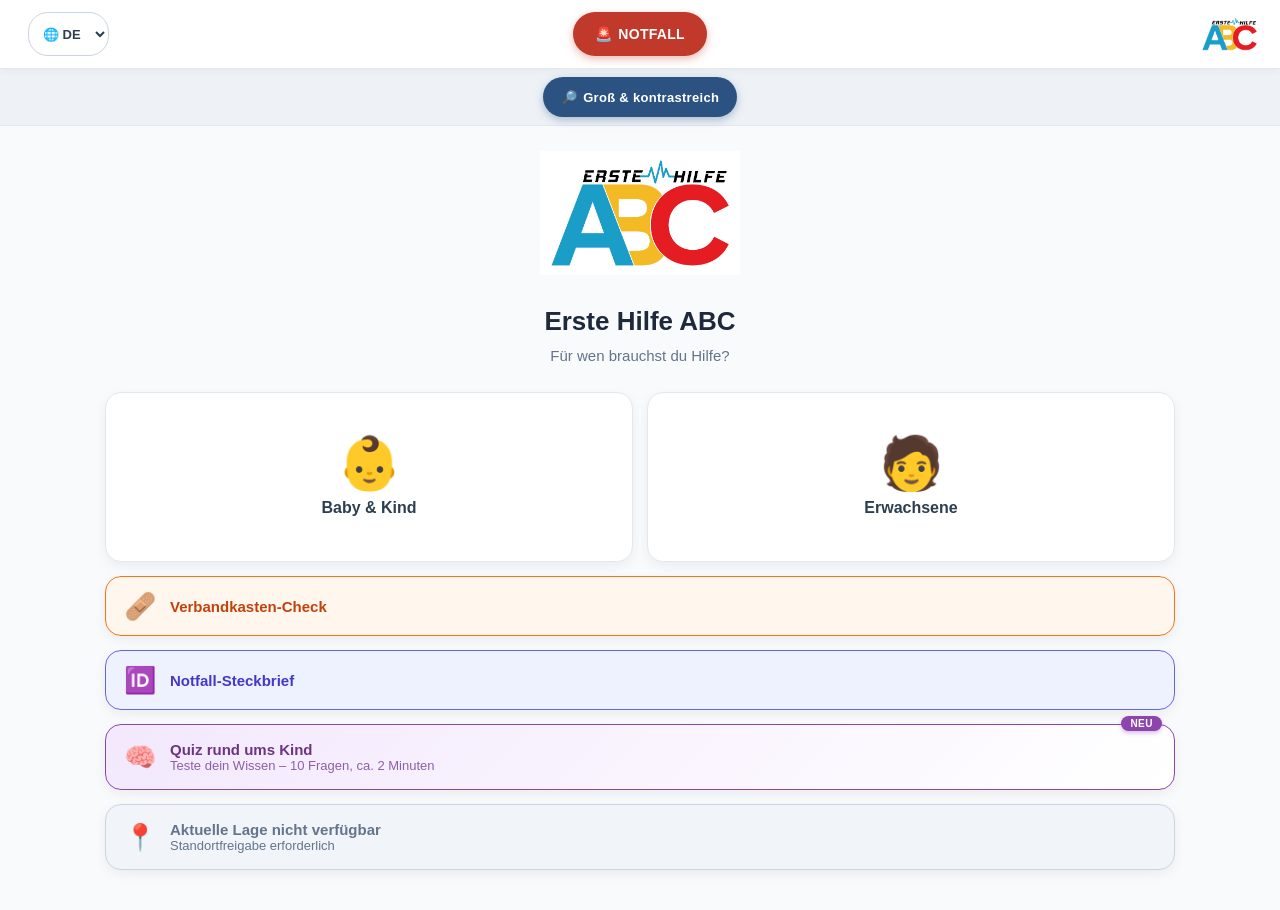
<file: index.html>
<!DOCTYPE html>
<html lang="de">
<head>
    <meta charset="UTF-8">
    <meta name="viewport" content="width=device-width, initial-scale=1.0"> 
    <title>Erste Hilfe ABC</title>
    
    <!-- 🍎 Apple / iOS Spezifika für PWAs -->
    <meta name="apple-mobile-web-app-capable" content="yes">
    <meta name="apple-mobile-web-app-status-bar-style" content="black-translucent">
    <meta name="apple-mobile-web-app-title" content="Erste Hilfe">
    <link rel="apple-touch-icon" href="./icons/icon-180.png">
    
    <link rel="stylesheet" href="./style.css">
    <link rel="manifest" href="./manifest.json">
</head>
<body>

    <!-- Globale Navigation: Notfall-Button (auf allen Screens an gleicher Stelle) -->
    <div id="mode-switcher-container">
        <div class="switch-inner">
            <button id="emergency-toggle-btn" class="emergency-toggle-btn" onclick="toggleEmergencyMode()">
                🚨 <span data-i18n="emergencyBtn">NOTFALL</span>
            </button>
        </div>

        <!-- Sprachauswahl als Dropdown: DE / EN / UA (siehe setLanguage in lang.js) -->
        <select id="lang-select" onchange="setLanguage(this.value)" title="Language / Sprache / Мова" style="background:#fff; border:1px solid #cbd5e1; border-radius:20px; padding:6px 10px; min-height:44px; font-size:13px; font-weight:700; color:#2c3e50; cursor:pointer; margin-left:8px;">
            <option value="de">🌐 DE</option>
            <option value="en">🌐 EN</option>
            <option value="uk">🌐 UA</option>
        </select>

        <!-- Kleines Logo im Header -->
        <img src="logo.jpg" alt="Erste Hilfe ABC Logo" class="header-logo" onclick="goToCategoryChooser()" style="cursor: pointer;">
    </div>

    <!-- Eigene schmale Leiste für den Senioren-Modus (siehe toggleSeniorMode() in
         script.js): bewusst NICHT in #mode-switcher-container, weil dort auf
         schmalen Handy-Breiten kein Platz mehr neben dem absolut zentrierten
         NOTFALL-Button ist, ohne dass sich Elemente überlappen. -->
    <div id="accessibility-bar">
        <button id="senior-mode-toggle-btn" class="senior-toggle-btn" onclick="toggleSeniorMode()" aria-pressed="false" title="Seniorenmodus: größere Schrift &amp; mehr Kontrast">
            🔎 <span data-i18n="seniorModeBtn">Groß &amp; kontrastreich</span>
        </button>
    </div>

    <!-- Warnhinweis für die noch nicht gegengeprüfte ukrainische Übersetzung.
         Standardmäßig versteckt, wird von applyTranslations() (lang.js) ein-
         geblendet, solange currentLang === 'uk' ist. Bleibt sichtbar, bis die
         Übersetzung von Muttersprachlern geprüft wurde (siehe Absprache mit
         Johannes) - dann diesen Block entfernen bzw. dauerhaft ausblenden. -->
    <div id="uk-unreviewed-banner" style="display:none; max-width:600px; margin:10px auto 0 auto; padding:10px 14px; background:#fff7ed; border:1px solid #f97316; border-radius:10px; color:#7c2d12; font-size:13px; line-height:1.5; text-align:center;">
        ⚠️ Переклад ще не перевірений носієм мови — можливі неточності. У разі сумніву завжди телефонуйте 112.
    </div>

    <!-- Hauptinhalt der App -->
    <main id="app-content" class="mode-learn">

        <!-- KATEGORIE-AUSWAHL (NEUE STARTSEITE) -->
        <section id="screen-category" class="app-screen screen-active">

            <div style="text-align: center; margin-bottom: 15px; margin-top: 10px;">
                <img src="logo.jpg" alt="Erste Hilfe ABC" class="main-logo">
            </div>

            <h1 id="main-title" data-i18n="appTitle">Erste Hilfe ABC</h1>
            <p id="main-subtitle" data-i18n="categorySubtitle">Für wen brauchst du Hilfe?</p>

            <div class="category-grid">
                <button class="category-card" onclick="showScreen('screen-start')">
                    <span class="category-icon">👶</span>
                    <strong data-i18n="categoryChild">Baby &amp; Kind</strong>
                </button>
                <button class="category-card" onclick="showScreen('screen-erwachsene')">
                    <span class="category-icon">🧑</span>
                    <strong data-i18n="categoryAdult">Erwachsene</strong>
                </button>
            </div>

            <!-- Schnellzugriff: Verbandkasten-Check & Notfall-Steckbrief -->
            <button class="lage-tile" style="background-color:#fff7ed; border-color:#f97316; color:#c2410c; margin-bottom:12px;" onclick="showScreen('screen-verbandkasten')">
                <span class="lage-tile-icon">🩹</span>
                <span class="lage-tile-text" data-i18n="vkTileTitle">Verbandkasten-Check</span>
            </button>
            <button class="lage-tile" style="background-color:#eef2ff; border-color:#6366f1; color:#4338ca; margin-bottom:12px;" onclick="showScreen('screen-notfallsteckbrief')">
                <span class="lage-tile-icon">🆔</span>
                <span class="lage-tile-text" data-i18n="nsTileTitle">Notfall-Steckbrief</span>
            </button>

            <!-- Spiele-Kachel: Wissens-Quiz direkt von der Startseite aus spielbar -->
            <button id="quiz-home-tile-btn" class="lage-tile quiz-home-tile" onclick="showScreen('screen-wissensquiz')">
                <span class="quiz-home-badge">NEU</span>
                <span class="lage-tile-icon">🧠</span>
                <span class="lage-tile-text">
                    <span>Quiz rund ums Kind</span>
                    <span class="quiz-home-subtitle">Teste dein Wissen – 10 Fragen, ca. 2 Minuten</span>
                </span>
            </button>

            <!-- Saisonale Hinweise: Status-Kachel (Pollen/UV/Grippewelle) -->
            <button id="lage-status-tile" class="lage-tile lage-tile-neutral" onclick="showScreen('screen-aktuelle-lage')" style="display: none;">
                <span class="lage-tile-icon" id="lage-tile-icon">📍</span>
                <span class="lage-tile-text">
                    <span id="lage-tile-title" style="display:block;">Aktuelle Lage wird geprüft…</span>
                    <span id="lage-tile-subtitle" style="display:block; font-weight:400; font-size:13px;"></span>
                </span>
            </button>
        </section>

        <!-- DETAIL-SCREEN: AKTUELLE LAGE (Saisonale Hinweise) -->
        <section id="screen-aktuelle-lage" class="app-screen screen-hidden">
            <button class="back-btn" onclick="goToCategoryChooser()"><span data-i18n="backToChooser">⬅ Zurück zur Auswahl</span></button>

            <h1 id="main-title-lage">🌍 Aktuelle Lage</h1>
            <p id="main-subtitle-lage" style="text-align: center; font-size: 15px; color: #64748b; margin: 0 0 20px 0;">Saisonale Hinweise für deinen Standort</p>

            <div id="lage-liste"></div>

            <div class="app-disclaimer" style="margin-top: 20px;">
                Die Angaben stammen von den jeweils genannten Quellen (Deutscher Wetterdienst, Robert Koch-Institut) und werden automatisch alle paar Stunden aktualisiert. Sie ersetzen keine individuelle ärztliche oder amtliche Warnung.
            </div>
        </section>

        <!-- STARTSEITE: BABY & KIND -->
        <section id="screen-start" class="app-screen screen-hidden">
            <button class="back-btn" onclick="goToCategoryChooser()"><span data-i18n="backToChooser">⬅ Zurück zur Auswahl</span></button>

            <h1 id="main-title-kind" data-i18n="mainTitleKind">👶 Baby &amp; Kind</h1>
            <p id="main-subtitle-kind" data-i18n="chooseSituation">Wähle eine Situation aus:</p>

            <!-- Prominenter Präventions-Banner -->
            <button onclick="showScreen('screen-pravention')" class="promo-banner">
                🛡️ <span data-i18n="homeCheckPromoBtn">Interaktiver Zuhause-Check (Prävention)</span>
            </button>

            <!-- Suche -->
            <div style="margin-bottom: 20px;">
                <input type="text" id="search-input" onkeyup="filterTopics()" data-i18n-placeholder="searchPlaceholderChild" placeholder="🔍 Situation suchen... (z.B. Strom, Biene, Husten)">
            </div>
            
            <!-- Hier werden die Kacheln via script.js eingefügt (Feedback, Reanimation, SIDS, etc.) -->
            <div class="grid-container" id="topics-grid"></div>

            <!-- Installations-Button für das Handy -->
            <button onclick="showInstallGuide()" class="btn-secondary" style="background-color: #27ae60; color: white !important; border: none;">
                📲 <span data-i18n="installBtn">App zum Handy-Startbildschirm hinzufügen</span>
            </button>

            <!-- Feedback Button -->
            <button onclick="showScreen('screen-feedback')" class="btn-secondary">
                💬 <span data-i18n="feedbackBtn">Feedback &amp; Verbesserungsvorschläge</span>
            </button>

            <!-- ⚖️ RECHTLICHER HINWEIS / DISCLAIMER -->
            <div class="app-disclaimer">
                <div data-i18n-html="mainLegalDisclaimer">
                    <strong>Rechtlicher Hinweis &amp; Haftungsausschluss:</strong><br>
                    Die Inhalte dieser App wurden mit größter Sorgfalt und nach aktuellen medizinischen Leitlinien erstellt. Sie dienen ausschließlich der unverbindlichen Information und als Gedächtnisstütze. Die Nutzung der bereitgestellten Informationen erfolgt auf eigene Verantwortung.
                    <br><br>
                    <strong>Wichtig:</strong> Diese App ersetzt im Ernstfall niemals den professionellen Notruf (112), die medizinische Diagnose oder die Behandlung durch einen Arzt! Es wird keinerlei Haftung für Schäden übernommen, die aus der Anwendung oder Nichtanwendung der hier bereitgestellten Informationen entstehen.
                </div>
                <br><br>
                <small><em data-i18n="affiliateDisclaimer">Hinweis zur Transparenz: Als Amazon-Partner verdiene ich an qualifizierten Verkäufen über die in der App enthaltenen Empfehlungslinks.</em></small>
                <div style="text-align:center; margin-top:12px; font-size:12px;">
                    <a href="./datenschutz.html" style="color:#2980b9; text-decoration:none;" data-i18n="privacyLink">Datenschutz</a>
                    &nbsp;·&nbsp;
                    <a href="./impressum.html" style="color:#2980b9; text-decoration:none;" data-i18n="imprintLink">Impressum</a>
                </div>
            </div>
        </section>

        <!-- STARTSEITE: ERWACHSENE -->
        <section id="screen-erwachsene" class="app-screen screen-hidden">
            <button class="back-btn" onclick="goToCategoryChooser()"><span data-i18n="backToChooser">⬅ Zurück zur Auswahl</span></button>

            <h1 id="main-title-erwachsene" data-i18n="mainTitleErwachsene">🧑 Erwachsene</h1>
            <p id="main-subtitle-erwachsene" data-i18n="chooseSituation">Wähle eine Situation aus:</p>

            <!-- Suche -->
            <div style="margin-bottom: 20px;">
                <input type="text" id="search-input-erwachsene" onkeyup="filterAdultTopics()" data-i18n-placeholder="searchPlaceholderAdult" placeholder="🔍 Situation suchen...">
            </div>

            <!-- Hier werden die Kacheln via script.js eingefügt -->
            <div class="grid-container" id="topics-grid-erwachsene"></div>

            <!-- Feedback Button -->
            <button onclick="showScreen('screen-feedback')" class="btn-secondary">
                💬 <span data-i18n="feedbackBtn">Feedback &amp; Verbesserungsvorschläge</span>
            </button>

            <!-- ⚖️ RECHTLICHER HINWEIS / DISCLAIMER -->
            <div class="app-disclaimer">
                <div data-i18n-html="mainLegalDisclaimer">
                    <strong>Rechtlicher Hinweis &amp; Haftungsausschluss:</strong><br>
                    Die Inhalte dieser App wurden mit größter Sorgfalt und nach aktuellen medizinischen Leitlinien erstellt. Sie dienen ausschließlich der unverbindlichen Information und als Gedächtnisstütze. Die Nutzung der bereitgestellten Informationen erfolgt auf eigene Verantwortung.
                    <br><br>
                    <strong>Wichtig:</strong> Diese App ersetzt im Ernstfall niemals den professionellen Notruf (112), die medizinische Diagnose oder die Behandlung durch einen Arzt! Es wird keinerlei Haftung für Schäden übernommen, die aus der Anwendung oder Nichtanwendung der hier bereitgestellten Informationen entstehen.
                </div>
                <br><br>
                <small><em data-i18n="affiliateDisclaimer">Hinweis zur Transparenz: Als Amazon-Partner verdiene ich an qualifizierten Verkäufen über die in der App enthaltenen Empfehlungslinks.</em></small>
                <div style="text-align:center; margin-top:12px; font-size:12px;">
                    <a href="./datenschutz.html" style="color:#2980b9; text-decoration:none;" data-i18n="privacyLink">Datenschutz</a>
                    &nbsp;·&nbsp;
                    <a href="./impressum.html" style="color:#2980b9; text-decoration:none;" data-i18n="imprintLink">Impressum</a>
                </div>
            </div>
        </section>

        <!-- Ab hier werden nach und nach die einzelnen Erwachsenen-Themen-Screens ergänzt -->

        <!-- BILDSCHIRM: BEWUSSTLOSIGKEIT & SEITENLAGE (ERWACHSENE) -->
        <section id="screen-bewusstlosigkeit_erw" class="app-screen screen-hidden">
            <button class="back-btn" onclick="goToStart()"><span data-i18n="back">⬅ Zurück</span></button>

            <div class="panic-content" data-i18n-html="content_bewusstlosigkeit_erw_panic">
                <h1 style="color: #34495e;">😵 NOTFALL: BEWUSSTLOSIGKEIT</h1>

                <div class="emergency-step">
                    <span class="step-num">1</span>
                    <strong>ANSPRECHEN &amp; RÜTTELN:</strong> Person laut ansprechen ("Hören Sie mich?") und kräftig an beiden Schultern rütteln. Keine Reaktion? Laut um Hilfe rufen.
                </div>

                <div class="emergency-step">
                    <span class="step-num">2</span>
                    <strong>ATMUNG PRÜFEN (max. 10 Sek.):</strong> Kopf vorsichtig überstrecken (Kinn anheben, Stirn nach hinten drücken) und mit Wange/Ohr über Mund und Nase Atmung sehen, hören und fühlen.
                </div>

                <div class="emergency-step" style="background-color: #78281f; border-color: #c0392b;">
                    <span class="step-num">3</span>
                    <strong>ENTSCHEIDEN:</strong><br>
                    • Atmet <strong>normal</strong> → Sofort in die <strong>Seitenlage</strong> bringen (Schritt 4).<br>
                    • Atmet <strong>nicht oder nicht normal</strong> (z. B. Schnappatmung) → Notruf 112 und sofort mit der <strong>Reanimation</strong> beginnen!
                </div>

                <div class="emergency-step">
                    <span class="step-num">4</span>
                    <strong>SEITENLAGE:</strong><br>
                    • Seitlich neben die Person knien, nahen Arm angewinkelt neben den Kopf legen.<br>
                    • Fernen Arm über die Brust führen und die Hand an die nahe Wange legen und dort halten.<br>
                    • Fernes Bein am Knie fassen und die Person vorsichtig zu sich auf die Seite ziehen.<br>
                    • Kopf leicht in den Nacken beugen und Mund öffnen, damit Flüssigkeit ablaufen kann. Zudecken und bis zum Eintreffen der Rettung ständig die Atmung kontrollieren.
                </div>

                <div class="emergency-step" style="background-color: #2c0e0e; border-left-color: #c0392b;">
                    <span class="step-num">5</span>
                    <strong>NOTRUF 112</strong> nicht vergessen, sobald die Situation klar ist.
                </div>
            </div>

            <div class="learn-content" data-i18n-html="content_bewusstlosigkeit_erw_learn">
                <h1>🔬 Hintergrundwissen: Bewusstlosigkeit</h1>
                <p>Ist jemand bewusstlos, sind die schützenden Reflexe des Körpers ausgeschaltet und die Muskulatur vollkommen erschlafft. Dadurch kann die Zunge in den Rachen zurücksinken und die Atemwege blockieren. Weil auch der Hustenreflex fehlt, können außerdem Speichel, Erbrochenes oder Blut ungehindert in die Atemwege gelangen und zum Ersticken führen.</p>

                <h3>Mögliche Ursachen</h3>
                <p>Bewusstlosigkeit kann viele Auslöser haben: schwere Kopfverletzungen, Hitzschlag, Krampfanfälle, starke Blutungen sowie – speziell bei Erwachsenen – akute Erkrankungen wie Schlaganfall, Herzinfarkt oder Herzrhythmusstörungen.</p>

                <h3>Warum die Atemkontrolle so wichtig ist</h3>
                <p>Sobald du feststellst, dass jemand nicht reagiert, sich nicht bewegt und die Augen geschlossen bleiben, musst du als Erstes die Atmung überprüfen. Eine bewusstlose Person, die noch normal atmet, darf niemals auf dem Rücken liegen bleiben – sie könnte daran ersticken, dass die Zunge die Atemwege verlegt. Deshalb bringt man sie in die stabile Seitenlage. Atmet die Person hingegen nicht oder nur unregelmäßig (z. B. mit einzelnen "schnappenden" Atemzügen), ist sofortiges Handeln mit Wiederbelebungsmaßnahmen entscheidend.</p>
            </div>
        </section>

        <!-- BILDSCHIRM: REANIMATION & DEFIBRILLATION (ERWACHSENE) -->
        <section id="screen-reanimation_erw" class="app-screen screen-hidden">
            <button class="back-btn" onclick="goToStart()"><span data-i18n="back">⬅ Zurück</span></button>

            <div class="panic-content" data-i18n-html="content_reanimation_erw_panic">
                <h1 style="color: #c0392b;">🫀 NOTFALL: REANIMATION</h1>
                <p style="color: #e74c3c; font-weight: bold; text-align: center; margin-bottom: 15px;">⚠️ Person reagiert nicht und atmet nicht oder nicht normal? Sofort handeln!</p>

                <div class="emergency-step">
                    <span class="step-num">1</span>
                    <div class="step-body">
                        <div class="step-core">Laut um Hilfe rufen, 112 wählen (Lautsprecher an).</div>
                        <div class="step-detail">Ist jemand da: AED holen lassen, falls in der Nähe eines vorhanden ist.</div>
                    </div>
                </div>

                <div class="emergency-step" style="background-color: #78281f; border-color: #c0392b;">
                    <span class="step-num">2</span>
                    <div class="step-body">
                        <div class="step-core">So tief wie möglich drücken – 100–120×/Minute.</div>
                        <div class="step-detail">Harter Untergrund, Oberkörper frei. Handballen auf die untere Brustbeinhälfte, zweite Hand drauf, Arme durchgestreckt. Der Widerstand steigt spürbar, wenn das Herz ausreichend zusammengedrückt ist. Nach jedem Druck das Brustbein vollständig entlasten.</div>
                    </div>
                </div>

                <div class="emergency-step">
                    <span class="step-num">3</span>
                    <div class="step-body">
                        <div class="step-core">Nach 30 Kompressionen: 2× beatmen.</div>
                        <div class="step-detail">Kopf überstrecken, Nase zuhalten, normal einatmen, ca. 1 Sekunde in den Mund blasen, bis sich der Brustkorb hebt. Danach wieder 30 Kompressionen. Rhythmus <strong>30 : 2</strong>.</div>
                    </div>
                </div>

                <div class="emergency-step" style="background-color: #2c0e0e; border-left-color: #c0392b;">
                    <span class="step-num">4</span>
                    <div class="step-body">
                        <div class="step-core">AED sobald verfügbar: einschalten &amp; Anweisungen folgen.</div>
                        <div class="step-detail">Elektroden wie abgebildet auf den freien Brustkorb kleben. <strong>Bei Analyse/Schockabgabe darf niemand die Person berühren!</strong> Dazwischen weiter im Rhythmus 30:2, bis zur nächsten Analyse (ca. alle 2 Minuten).</div>
                    </div>
                </div>

                <div class="emergency-step">
                    <span class="step-num">5</span>
                    <div class="step-body">
                        <div class="step-core">Weitermachen, bis der Rettungsdienst übernimmt oder Lebenszeichen da sind.</div>
                        <div class="step-detail">Atmet die Person wieder normal, hustet oder bewegt sie sich: in die Seitenlage bringen und die Atmung weiter beobachten.</div>
                    </div>
                </div>

                <div style="text-align: center; margin-top: 20px; margin-bottom: 10px;">
                    <button class="metronome-btn" data-i18n="metronomeStart" onclick="toggleMetronome()" style="background-color: #e74c3c; color: white; border: 2px solid #ffffff; padding: 15px 25px; border-radius: 30px; font-weight: bold; font-size: 18px; cursor: pointer; display: inline-flex; align-items: center; gap: 8px; width: 100%; justify-content: center; box-shadow: 0 4px 6px rgba(0,0,0,0.3);">
                        🔊 Taktgeber starten (110 BPM)
                    </button>
                </div>
            </div>

            <div class="learn-content" data-i18n-html="content_reanimation_erw_learn">
                <h1>🔬 Hintergrundwissen: Reanimation</h1>
                <p>Bei einem Herz-Kreislauf-Stillstand verliert die betroffene Person innerhalb weniger Sekunden das Bewusstsein und reagiert nicht mehr auf Ansprache oder Berührung. Fast zeitgleich setzt die Atmung aus oder wird unregelmäßig. Bei Erwachsenen ist die häufigste Ursache eine Verengung oder ein Verschluss der Herzkranzgefäße, also ein Herzinfarkt. Aber auch starke Blutungen, Stromunfälle oder schwere Vergiftungen können den Kreislauf so stark schwächen, dass das Herz stehen bleibt.</p>

                <h3>Warum Tempo entscheidend ist</h3>
                <p>Wird das Gehirn nur wenige Minuten nicht mit Sauerstoff versorgt, entstehen bleibende Schäden. Deshalb zählt jede Sekunde – und deshalb ist die Kombination aus Herzdruckmassage und Beatmung so wichtig: Die Massage hält den Kreislauf notdürftig aufrecht, die Beatmung versorgt das Blut mit Sauerstoff.</p>

                <h3>Der Defibrillator (AED)</h3>
                <p>Ein automatisierter externer Defibrillator führt per Sprachansage durch die Anwendung und erkennt selbstständig, ob ein Schock notwendig ist – als Laie kann man dabei nichts falsch machen. Je schneller ein AED bei einem Herz-Kreislauf-Stillstand eingesetzt wird, desto größer die Überlebenschance.</p>

                <h3>Kinder und Säuglinge</h3>
                <p>Bei ihnen läuft die Wiederbelebung etwas anders ab: Es wird zunächst mit fünf Beatmungen begonnen, erst danach folgt die Herzdruckmassage. Details dazu findest du im Baby/Kind-Bereich unter "Reanimation".</p>
            </div>
        </section>

        <!-- BILDSCHIRM: ERSTICKEN / FREMDKÖRPER (ERWACHSENE) -->
        <section id="screen-ersticken_erw" class="app-screen screen-hidden">
            <button class="back-btn" onclick="goToStart()"><span data-i18n="back">⬅ Zurück</span></button>

            <div class="panic-content" data-i18n-html="content_ersticken_erw_panic">
                <h1 style="color: #e67e22;">🫁 NOTFALL: VERSCHLUCKT / ERSTICKUNGSGEFAHR</h1>

                <div class="emergency-step">
                    <span class="step-num">1</span>
                    <strong>ERKENNEN:</strong> Starker Husten, evtl. pfeifende Atemgeräusche, Schluckbeschwerden, bläuliche Gesichtsfarbe, Erstickungsangst.
                </div>

                <div class="emergency-step">
                    <span class="step-num">2</span>
                    <strong>SOLANGE HUSTEN MÖGLICH IST:</strong> Die Person aktiv zum kräftigen Husten auffordern – das ist der wirksamste Weg, den Fremdkörper alleine zu lösen. Notruf 112 verständigen.
                </div>

                <div class="emergency-step" style="background-color: #78281f; border-color: #c0392b;">
                    <span class="step-num">3</span>
                    <strong>WIRD ES SCHLIMMER – RÜCKENSCHLÄGE:</strong> Oberkörper der Person weit nach vorne beugen lassen. Mit dem Handballen bis zu <strong>5 kräftige Schläge</strong> zwischen die Schulterblätter geben. Nach jedem Schlag prüfen, ob sich der Fremdkörper gelöst hat.
                </div>

                <div class="emergency-step" style="background-color: #2c0e0e; border-left-color: #c0392b;">
                    <span class="step-num">4</span>
                    <strong>ALLERLETZTES MITTEL – OBERBAUCHKOMPRESSION:</strong> Hilft das nicht, von hinten an die Person herantreten, mit beiden Armen den Oberbauch umfassen. Eine Faust zwischen Nabel und Brustbeinende setzen, mit der anderen Hand umfassen und bis zu <strong>5-mal kräftig nach hinten-oben</strong> ziehen.
                </div>

                <div class="emergency-step">
                    <span class="step-num">5</span>
                    <strong>WEITER IM WECHSEL:</strong> Rückenschläge und Oberbauchkompression abwechselnd (je max. 5) fortsetzen, bis sich der Fremdkörper löst oder der Rettungsdienst eintrifft.
                </div>

                <div class="emergency-step" style="background-color: #78281f; border-color: #c0392b;">
                    <span class="step-num">6</span>
                    <strong>WIRD DIE PERSON BEWUSSTLOS:</strong> Sofort auf den Boden legen und mit der <strong>Reanimation</strong> beginnen.
                </div>
            </div>

            <div class="learn-content" data-i18n-html="content_ersticken_erw_learn">
                <h1>🔬 Hintergrundwissen: Ersticken durch Fremdkörper</h1>
                <p>Ob ein verschluckter Bissen in der Luftröhre oder in der Speiseröhre steckt, ist im ersten Moment oft nicht sicher zu erkennen – wichtig ist, dass schnell reagiert wird. Solange die betroffene Person noch atmen, sprechen oder husten kann, ist der eigene Hustenstoß die sicherste Methode, um den Fremdkörper wieder loszuwerden.</p>

                <h3>Warum die Oberbauchkompression nur die letzte Option ist</h3>
                <p>Rückenschläge und die Oberbauchkompression (auch als Heimlich-Handgriff bekannt) werden erst eingesetzt, wenn Husten allein nicht mehr hilft und sich die Situation verschlechtert – etwa wenn kein Atemstoß mehr erfolgt. Die kräftige, ruckartige Kompression des Oberbauchs kann Verletzungen verursachen, ist in dieser Notlage aber gerechtfertigt, weil akute Erstickungsgefahr besteht.</p>
            </div>
        </section>

        <!-- BILDSCHIRM: INSEKTENSTICH IM MUND-RACHENRAUM (ERWACHSENE) -->
        <section id="screen-insektenstich_mund_erw" class="app-screen screen-hidden">
            <button class="back-btn" onclick="goToStart()"><span data-i18n="back">⬅ Zurück</span></button>

            <div class="panic-content" data-i18n-html="content_insektenstich_mund_erw_panic">
                <h1 style="color: #c0392b;">🐝 NOTFALL: INSEKTENSTICH IM MUND/RACHEN</h1>

                <div class="emergency-step" style="background-color: #78281f; border-color: #c0392b;">
                    <span class="step-num">1</span>
                    <strong>SOFORT NOTRUF 112</strong> – ein Stich im Mund- oder Rachenraum kann sehr schnell gefährlich werden.
                </div>

                <div class="emergency-step">
                    <span class="step-num">2</span>
                    <strong>BERUHIGEN:</strong> Betroffene reagieren oft panisch. Ruhig und bestimmt zusprechen.
                </div>

                <div class="emergency-step">
                    <span class="step-num">3</span>
                    <strong>KÜHLEN:</strong> Speiseeis oder Eiswürfel lutschen lassen, um die Schwellung im Rachen zu bremsen. Hals zusätzlich von außen mit einem Kühlpack oder kalten Umschlägen kühlen.
                </div>

                <div class="emergency-step" style="background-color: #34495e; border-left-color: #f1c40f;">
                    <span class="step-num">4</span>
                    <strong>NOTFALLSET?</strong> Bei bekannter Allergie nach einem mitgeführten Adrenalin-Autoinjektor (Pen) fragen und bei der Anwendung helfen (senkrecht in den äußeren Oberschenkel drücken, 5–10 Sekunden halten).
                </div>

                <div class="emergency-step" style="background-color: #2c0e0e; border-left-color: #c0392b;">
                    <span class="step-num">5</span>
                    <strong>BEI ATEMSTILLSTAND:</strong> Sofort mit Beatmung/Reanimation beginnen und bis zum Eintreffen der Rettung weitermachen.
                </div>
            </div>

            <div class="learn-content" data-i18n-html="content_insektenstich_mund_erw_learn">
                <h1>🔬 Hintergrundwissen: Insektenstich im Mund-Rachenraum</h1>
                <p>Gelangt im Sommer versehentlich ein Insekt, etwa eine Wespe, beim Essen oder Trinken in den Mund, kann ein Stich im empfindlichen Rachenraum schwerwiegende Folgen haben. Die Schleimhäute oder die Zunge schwellen durch das Insektengift an, die Atemwege verengen sich – es droht akute Erstickungsgefahr. Bei Allergikern kommt zusätzlich das Risiko eines allergischen Schocks hinzu.</p>

                <h3>Typische Anzeichen</h3>
                <p>Starker Schmerz an der Stichstelle, zunehmende Schwellung im Mund oder an der Zunge sowie wachsende Atemnot mit bläulicher Gesichtsfarbe sind Warnsignale, die sofortiges Handeln erfordern.</p>

                <h3>Vorbeugen</h3>
                <p>Beim Essen und Trinken im Freien in der warmen Jahreszeit aufmerksam bleiben und z. B. einen Strohhalm benutzen. Wer eine bekannte Insektengiftallergie hat, sollte nach ärztlicher Absprache ein Notfallset mit sich führen.</p>
            </div>
        </section>

        <!-- BILDSCHIRM: ELEKTROUNFÄLLE (ERWACHSENE) -->
        <section id="screen-elektrounfall_erw" class="app-screen screen-hidden">
            <button class="back-btn" onclick="goToStart()"><span data-i18n="back">⬅ Zurück</span></button>

            <div class="panic-content" data-i18n-html="content_elektrounfall_erw_panic">
                <h1 style="color: #3498db;">⚡ NOTFALL: ELEKTROUNFALL</h1>
                <p style="color: #e74c3c; font-weight: bold; text-align: center; margin-bottom: 15px;">⚠️ Eigenschutz zuerst – nie selbst in den Stromkreis geraten!</p>

                <div class="emergency-step" style="background-color: #78281f; border-color: #c0392b;">
                    <span class="step-num">1</span>
                    <strong>STROMKREIS UNTERBRECHEN:</strong> Stecker ziehen oder Gerät ausschalten. Geht das nicht, die Hauptsicherung ausschalten. Die betroffene Person dabei nie direkt berühren!
                </div>

                <div class="emergency-step">
                    <span class="step-num">2</span>
                    <strong>WENN DAS NICHT MÖGLICH IST:</strong> Person nur mit nichtleitenden Gegenständen (trockene Kleidung, Holzstiel, Decke) von der Stromquelle wegziehen. In feuchten Räumen besonders vorsichtig sein.
                </div>

                <div class="emergency-step">
                    <span class="step-num">3</span>
                    <strong>NACH DER RETTUNG:</strong> Sofort Bewusstsein und Atmung prüfen. Notruf 112 verständigen.
                </div>

                <div class="emergency-step" style="background-color: #2c0e0e; border-left-color: #c0392b;">
                    <span class="step-num">4</span>
                    <strong>FALLS NÖTIG:</strong> Sofort mit der Reanimation beginnen – ein AED ist bei Elektrounfällen besonders oft lebensrettend. Brandwunden erst nach den lebensrettenden Maßnahmen versorgen, Person warmhalten.
                </div>

                <div class="emergency-step" style="background-color: #34495e; border-left-color: #f1c40f;">
                    <span class="step-num">5</span>
                    <strong>BEI HOCHSPANNUNG (z. B. Freileitung, Bahnstrom, Umspannwerk):</strong> Mindestens <strong>20 Meter Abstand</strong> halten – ein Lichtbogen kann überspringen! Sofort Notruf 112 mit dem Hinweis "Hochspannungsunfall" und genauer Ortsangabe. Die Rettung übernimmt ausschließlich die Feuerwehr/Fachpersonal.
                </div>

                <div class="emergency-step">
                    <span class="step-num">6</span>
                    Auch wenn sich die betroffene Person wieder gut fühlt: <strong>immer ärztlich abklären lassen</strong>, da Herzrhythmusstörungen erst zeitverzögert auftreten können.
                </div>
            </div>

            <div class="learn-content" data-i18n-html="content_elektrounfall_erw_learn">
                <h1>🔬 Hintergrundwissen: Elektrounfälle</h1>
                <p>Wie gefährlich ein Stromunfall ist, hängt von Stromstärke, Spannung und Einwirkdauer ab. Schon eine kurze Stromeinwirkung kann Atemnot, Herzjagen, ein Engegefühl in der Brust und Unruhe auslösen – meist klingen diese Beschwerden wieder ab. Bei stärkerer Durchströmung drohen dagegen Verbrennungen an Ein- und Austrittsstelle des Stroms sowie ernste Störungen der Herztätigkeit bis hin zum Herz-Kreislauf-Stillstand.</p>

                <h3>Warum das Herz so gefährdet ist</h3>
                <p>Weil das Herz seinen Rhythmus über eigene elektrische Impulse steuert, kann bereits eine kurze äußere Stromeinwirkung dieses System durcheinanderbringen – es kommt zum sogenannten Kammerflimmern, bei dem das Herz keine wirksame Pumpleistung mehr erbringt. Auch das Gehirn kann betroffen sein: Bewusstlosigkeit, Krämpfe und Atemstillstand sind mögliche Folgen.</p>

                <h3>Vorbeugen</h3>
                <p>Die meisten Stromunfälle entstehen durch leichtsinnigen Umgang mit Elektrogeräten, unsachgemäße Reparaturen oder das Missachten von Warnhinweisen. Elektrogeräte regelmäßig von einer Fachkraft prüfen zu lassen, senkt das Risiko deutlich.</p>
            </div>
        </section>

        <!-- BILDSCHIRM: SCHOCK (ERWACHSENE) -->
        <section id="screen-schock_erw" class="app-screen screen-hidden">
            <button class="back-btn" onclick="goToStart()"><span data-i18n="back">⬅ Zurück</span></button>

            <div class="panic-content" data-i18n-html="content_schock_erw_panic">
                <h1 style="color: #34495e;">🆘 NOTFALL: SCHOCK</h1>

                <div class="emergency-step" style="background-color: #78281f; border-color: #c0392b;">
                    <span class="step-num">1</span>
                    <strong>NOTRUF 112</strong> verständigen.
                </div>

                <div class="emergency-step">
                    <span class="step-num">2</span>
                    <strong>BETREUEN:</strong> Bei der Person bleiben, beruhigen, nicht allein lassen.
                </div>

                <div class="emergency-step">
                    <span class="step-num">3</span>
                    <strong>WARMHALTEN:</strong> Mit Rettungsdecke oder Decke zudecken – auch unter dem Körper, um Auskühlen am Boden zu verhindern.
                </div>

                <div class="emergency-step" style="background-color: #34495e; border-left-color: #f1c40f;">
                    <span class="step-num">4</span>
                    <strong>FLACHLAGERUNG:</strong> Die Person flach auf den Rücken legen. Auf ein Hochlagern der Beine wird bewusst verzichtet – es kann bei Herzschwäche, Herzinfarkt oder Herzklappenerkrankungen ein Lungenödem auslösen, und als Ersthelfer lässt sich eine solche Ursache meist nicht sicher ausschließen.<br>
                    <strong>AUSNAHME:</strong> Bei Atemnot oder Beschwerden im Brust-/Herzbereich stattdessen den Oberkörper leicht erhöht lagern.
                </div>

                <div class="emergency-step">
                    <span class="step-num">5</span>
                    Zustand und Atmung bis zum Eintreffen des Rettungsdienstes ständig weiter beobachten.
                </div>
            </div>

            <div class="learn-content" data-i18n-html="content_schock_erw_learn">
                <h1>🔬 Hintergrundwissen: Schock</h1>
                <p>Der Begriff "Schock" beschreibt allgemein eine schwere Störung des Kreislaufs, bei der die Körperzellen nicht mehr ausreichend mit Sauerstoff versorgt werden. Je länger dieser Zustand andauert, desto schneller verschlechtert sich das Befinden der betroffenen Person.</p>

                <h3>Mögliche Ursachen</h3>
                <p>Ein größerer Blutverlust – ob durch eine äußere Wunde oder eine innere Verletzung – kann ebenso zum Schock führen wie starker Flüssigkeitsverlust durch Erbrechen, Durchfall oder starkes Schwitzen. Auch plötzlicher Schreck, Angst oder Schmerz können über eine nervöse Fehlsteuerung der Blutgefäße einen sogenannten Kollaps auslösen. Vergiftungen und allergische Reaktionen zählen ebenfalls zu den möglichen Auslösern.</p>

                <h3>Typische Anzeichen</h3>
                <p>Betroffene wirken blass, unruhig und ängstlich, zittern, fühlen sich schwach und können sich oft nicht mehr auf den Beinen halten. Die Haut fühlt sich kalt und schweißig an, der Puls ist schwach und beschleunigt.</p>
            </div>
        </section>

        <!-- BILDSCHIRM: SCHWERE ALLERGISCHE REAKTION (ERWACHSENE) -->
        <section id="screen-allergie_erw" class="app-screen screen-hidden">
            <button class="back-btn" onclick="goToStart()"><span data-i18n="back">⬅ Zurück</span></button>

            <div class="panic-content" data-i18n-html="content_allergie_erw_panic">
                <h1 style="color: #c0392b;">🤧 NOTFALL: SCHWERE ALLERGISCHE REAKTION</h1>

                <div class="emergency-step" style="background-color: #78281f; border-color: #c0392b;">
                    <span class="step-num">1</span>
                    <strong>NOTRUF 112</strong> – so schnell wie möglich.
                </div>

                <div class="emergency-step">
                    <span class="step-num">2</span>
                    <strong>AUSLÖSER STOPPEN, wenn möglich:</strong> z. B. Insektenstachel entfernen und die Einstichstelle kühlen, oder die Zufuhr eines auslösenden Medikaments unterbrechen.
                </div>

                <div class="emergency-step">
                    <span class="step-num">3</span>
                    <strong>BERUHIGEN &amp; WARMHALTEN:</strong> Betroffene beruhigen, betreuen und mit einer Decke zudecken.
                </div>

                <div class="emergency-step" style="background-color: #34495e; border-left-color: #f1c40f;">
                    <span class="step-num">4</span>
                    <strong>BEI ATEMNOT:</strong> Enge Kleidung öffnen, Oberkörper erhöht lagern, für frische Luft sorgen (z. B. Fenster öffnen).
                </div>

                <div class="emergency-step">
                    <span class="step-num">5</span>
                    <strong>NOTFALLSET?</strong> Nach einem mitgeführten Adrenalin-Autoinjektor fragen und bei der Anwendung helfen.
                </div>

                <div class="emergency-step" style="background-color: #2c0e0e; border-left-color: #c0392b;">
                    <span class="step-num">6</span>
                    Zustand ständig beobachten – bei Bewusstlosigkeit oder Atemstillstand sofort mit der <strong>Reanimation</strong> beginnen.
                </div>
            </div>

            <div class="learn-content" data-i18n-html="content_allergie_erw_learn">
                <h1>🔬 Hintergrundwissen: Schwere allergische Reaktion</h1>
                <p>Bei manchen Menschen lösen bestimmte Stoffe – etwa Insektengift, bestimmte Lebensmittel oder Medikamente – eine heftige allergische Reaktion des Körpers aus. Diese kann sich innerhalb von Sekunden entwickeln, manchmal aber auch zeitverzögert auftreten.</p>

                <h3>Typische Anzeichen</h3>
                <p>Oft beginnt es mit einem Kribbeln im Mund, an Zunge oder Lippen sowie Quaddeln und Juckreiz auf der Haut. Zunehmende Atemnot durch anschwellende Atemwege ist ein ernstes Warnzeichen. Im weiteren Verlauf können Erbrechen, Kreislaufkollaps und Bewusstlosigkeit hinzukommen.</p>

                <h3>Warum das Notfallset so wichtig ist</h3>
                <p>Wer eine bekannte schwere Allergie hat, führt häufig ein Notfallset mit einem Adrenalin-Autoinjektor bei sich. Diese Sets sind bewusst für Laien entwickelt und einfach in der Anwendung – die Verabreichung durch Ersthelfende kann im Ernstfall Leben retten.</p>
            </div>
        </section>

        <!-- BILDSCHIRM: ZAHNVERLETZUNG (ERWACHSENE) -->
        <section id="screen-zahnverletzung_erw" class="app-screen screen-hidden">
            <button class="back-btn" onclick="goToStart()"><span data-i18n="back">⬅ Zurück</span></button>

            <div class="panic-content" data-i18n-html="content_zahnverletzung_erw_panic">
                <h1 style="color: #8e44ad;">🦷 NOTFALL: ZAHNVERLETZUNG</h1>

                <div class="emergency-step">
                    <span class="step-num">1</span>
                    <strong>RICHTIG ANFASSEN:</strong> Einen ausgeschlagenen Zahn nur an der Zahnkrone (dem weißen, sichtbaren Teil) anfassen – niemals an der Wurzel, dort sitzen empfindliche Zellen, die für den Wiedereinsatz entscheidend sind.
                </div>

                <div class="emergency-step" style="background-color: #78281f; border-color: #c0392b;">
                    <span class="step-num">2</span>
                    <strong>ZAHN RICHTIG LAGERN:</strong> Am besten in einer Zahnrettungsbox (Apotheke) aufbewahren. Ersatzweise in kalter H-Milch. Den Zahn <strong>nicht</strong> trocken lagern, nicht abreiben und nicht desinfizieren.
                </div>

                <div class="emergency-step">
                    <span class="step-num">3</span>
                    <strong>BLUTUNG STOPPEN:</strong> Auf ein sauberes Taschentuch oder eine sterile Kompresse beißen lassen.
                </div>

                <div class="emergency-step">
                    <span class="step-num">4</span>
                    <strong>SOFORT ZUM ZAHNARZT / ZUR KLINIK:</strong> Je schneller (idealerweise innerhalb von 30–60 Minuten) der Zahn wieder eingesetzt wird, desto größer die Chance, ihn zu erhalten. Zahnärztlichen Notdienst kontaktieren.
                </div>

                <div class="emergency-step" style="background-color: #34495e; border-left-color: #f1c40f;">
                    <span class="step-num">5</span>
                    Auch ein nur <strong>abgebrochenes Zahnstück</strong> aufbewahren und mitbringen – oft kann es angeklebt werden. Ging der Vorfall mit einem Sturz auf den Kopf einher, zusätzlich auf Anzeichen einer <strong>Gehirnerschütterung</strong> achten.
                </div>
            </div>

            <div class="learn-content" data-i18n-html="content_zahnverletzung_erw_learn">
                <h1>🔬 Hintergrundwissen: Zahnverletzung</h1>
                <p>Ausgeschlagene oder abgebrochene Zähne gehören zu den häufigsten Verletzungen bei Stürzen, im Sport oder bei einem Schlag ins Gesicht. Entscheidend für den Erhalt des Zahnes ist, wie schnell und wie schonend er behandelt wird.</p>

                <h3>Warum die Lagerung so wichtig ist</h3>
                <p>An der Zahnwurzel befinden sich feine Zellen des Zahnhalteapparats, die für ein erneutes Anwachsen nötig sind. Trocknet der Zahn aus oder wird die Wurzel berührt, sterben diese Zellen ab. Eine Zahnrettungsbox oder kalte H-Milch hat eine ähnliche Zusammensetzung wie das körpereigene Gewebe und hält die Zellen am Leben, bis der Zahn wieder eingesetzt werden kann.</p>

                <h3>Auch bei losen oder verschobenen Zähnen handeln</h3>
                <p>Nicht nur komplett ausgeschlagene, auch stark gelockerte oder verschobene Zähne gehören zeitnah in zahnärztliche Behandlung, damit sie wieder fest einheilen können.</p>
            </div>
        </section>

        <!-- BILDSCHIRM: NASENBLUTEN (ERWACHSENE) -->
        <section id="screen-nasenbluten_erw" class="app-screen screen-hidden">
            <button class="back-btn" onclick="goToStart()"><span data-i18n="back">⬅ Zurück</span></button>

            <div class="panic-content" data-i18n-html="content_nasenbluten_erw_panic">
                <h1 style="color: #c0392b;">🩸 NOTFALL: NASENBLUTEN</h1>

                <div class="emergency-step">
                    <span class="step-num">1</span>
                    <strong>HINSETZEN, KOPF LEICHT NACH VORNE:</strong> Niemals den Kopf in den Nacken legen – sonst läuft Blut in den Rachen und kann Übelkeit auslösen.
                </div>

                <div class="emergency-step">
                    <span class="step-num">2</span>
                    <strong>NASENFLÜGEL ZUDRÜCKEN:</strong> Den weichen Teil der Nase (unterhalb des Nasenbeins) für mindestens 5–10 Minuten fest zusammendrücken, dabei durch den Mund atmen.
                </div>

                <div class="emergency-step">
                    <span class="step-num">3</span>
                    <strong>KÜHLEN:</strong> Einen kühlen, feuchten Waschlappen oder ein Kühlpack in den Nacken legen – das verengt reflektorisch die Blutgefäße.
                </div>

                <div class="emergency-step">
                    <span class="step-num">4</span>
                    Nach 10 Minuten prüfen, ob die Blutung steht. Falls nicht, den Druck erneut für 10 Minuten anwenden.
                </div>

                <div class="emergency-step" style="background-color: #34495e; border-left-color: #f1c40f;">
                    <span class="step-num">5</span>
                    <strong>ARZT AUFSUCHEN</strong>, wenn die Blutung nach 20–30 Minuten nicht steht, sehr stark ist, nach einer Kopfverletzung auftritt oder häufiger vorkommt (z. B. unter Blutverdünnern).
                </div>
            </div>

            <div class="learn-content" data-i18n-html="content_nasenbluten_erw_learn">
                <h1>🔬 Hintergrundwissen: Nasenbluten</h1>
                <p>Nasenbluten entsteht meist durch kleine, oberflächliche Gefäße in der Nasenscheidewand, die z. B. durch trockene Heizungsluft, kräftiges Schnäuzen, Nasenbohren oder eine leichte Verletzung aufreißen. Auch Bluthochdruck oder blutverdünnende Medikamente begünstigen es.</p>

                <h3>Warum der Kopf nach vorne gehört</h3>
                <p>Wird der Kopf in den Nacken gelegt, läuft das Blut ungehindert den Rachen hinunter, gelangt in den Magen und kann dort Übelkeit und Erbrechen auslösen. Mit nach vorne geneigtem Kopf fließt das Blut sichtbar nach außen ab und der Druck auf die Nasenflügel kann die Blutung gezielt stoppen.</p>
            </div>
        </section>

        <!-- BILDSCHIRM: ZECKENSTICH (ERWACHSENE) -->
        <section id="screen-zeckenstich_erw" class="app-screen screen-hidden">
            <button class="back-btn" onclick="goToStart()"><span data-i18n="back">⬅ Zurück</span></button>

            <div class="panic-content" data-i18n-html="content_zeckenstich_erw_panic">
                <h1 style="color: #16a085;">🕷️ NOTFALL: ZECKENSTICH</h1>

                <div class="emergency-step">
                    <span class="step-num">1</span>
                    <strong>ZECKE ENTFERNEN:</strong> Mit einer Zeckenzange oder -karte möglichst hautnah am Kopf der Zecke fassen und gerade herausziehen. Nicht drehen und den Körper der Zecke nicht quetschen.
                </div>

                <div class="emergency-step">
                    <span class="step-num">2</span>
                    <strong>STICHSTELLE DESINFIZIEREN</strong> und anschließend gründlich Hände waschen.
                </div>

                <div class="emergency-step">
                    <span class="step-num">3</span>
                    <strong>DATUM NOTIEREN:</strong> Tag des Stichs und Stelle merken oder fotografieren – das erleichtert später die Einordnung von Hautveränderungen.
                </div>

                <div class="emergency-step" style="background-color: #34495e; border-left-color: #f1c40f;">
                    <span class="step-num">4</span>
                    <strong>BEOBACHTEN:</strong> In den folgenden Tagen und Wochen auf eine sich ausbreitende, ringförmige Rötung um die Einstichstelle sowie grippeähnliche Beschwerden achten.
                </div>

                <div class="emergency-step">
                    <span class="step-num">5</span>
                    <strong>ARZT AUFSUCHEN</strong> bei Wanderröte, Fieber, Kopf- oder Gliederschmerzen, oder wenn Teile der Zecke in der Haut stecken geblieben sind.
                </div>
            </div>

            <div class="learn-content" data-i18n-html="content_zeckenstich_erw_learn">
                <h1>🔬 Hintergrundwissen: Zeckenstich</h1>
                <p>Zecken lauern in Gräsern, Sträuchern und Waldrändern und können beim Blutsaugen Krankheitserreger übertragen – vor allem Borreliose-Bakterien und in bestimmten Risikogebieten auch das FSME-Virus.</p>

                <h3>Warum schnelles, richtiges Entfernen zählt</h3>
                <p>Je länger eine Zecke saugt, desto höher das Übertragungsrisiko für Borreliose. Hausmittel wie Öl, Klebstoff oder Nagellack sind ungeeignet und teils sogar riskant, weil die gereizte Zecke dabei vermehrt Speichel und Erreger abgeben kann. Eine spitze Zeckenzange oder -karte ist die zuverlässigste Methode.</p>

                <h3>FSME-Risikogebiete</h3>
                <p>In bestimmten Regionen (u. a. Süddeutschland) besteht ein erhöhtes FSME-Risiko, gegen das eine Impfung möglich ist. Wer sich häufig im Freien in solchen Gebieten aufhält, kann sich dazu ärztlich beraten lassen.</p>
            </div>
        </section>

        <!-- BILDSCHIRM: WUNDEN & WUNDVERSORGUNG (ERWACHSENE) -->
        <section id="screen-wundversorgung_erw" class="app-screen screen-hidden">
            <button class="back-btn" onclick="goToStart()"><span data-i18n="back">⬅ Zurück</span></button>

            <div class="panic-content" data-i18n-html="content_wundversorgung_erw_panic">
                <h1 style="color: #2980b9;">🩹 NOTFALL: WUNDVERSORGUNG</h1>

                <div class="emergency-step">
                    <span class="step-num">1</span>
                    <strong>HÄNDE REINIGEN</strong>, wenn möglich, bevor die Wunde versorgt wird.
                </div>

                <div class="emergency-step">
                    <span class="step-num">2</span>
                    <strong>BLUTUNG STOPPEN:</strong> Bei leichtem Bluten mit einer sterilen Kompresse oder einem sauberen Tuch leichten Druck ausüben.
                </div>

                <div class="emergency-step">
                    <span class="step-num">3</span>
                    <strong>WUNDE REINIGEN:</strong> Mit klarem Leitungswasser ausspülen, um grobe Verunreinigungen wie Sand oder Splitter zu entfernen.
                </div>

                <div class="emergency-step">
                    <span class="step-num">4</span>
                    <strong>KEIMFREI ABDECKEN:</strong> Mit einem sterilen Wundpflaster oder einer Kompresse und Verband abdecken.
                </div>

                <div class="emergency-step" style="background-color: #34495e; border-left-color: #f1c40f;">
                    <span class="step-num">5</span>
                    <strong>TETANUSSCHUTZ PRÜFEN:</strong> Bei tiefen, verschmutzten Wunden (z. B. durch Rost, Erde, Tierbiss) den eigenen Impfschutz überprüfen und im Zweifel auffrischen lassen.
                </div>

                <div class="emergency-step">
                    <span class="step-num">6</span>
                    <strong>ARZT AUFSUCHEN</strong> bei tiefen, stark klaffenden oder verschmutzten Wunden, Wunden im Gesicht, oder wenn sich eine Wunde entzündet (Rötung, Schwellung, Wärme, Eiter).
                </div>
            </div>

            <div class="learn-content" data-i18n-html="content_wundversorgung_erw_learn">
                <h1>🔬 Hintergrundwissen: Wundversorgung</h1>
                <p>Die meisten kleineren Schnitt-, Schürf- oder Platzwunden im Alltag lassen sich gut selbst versorgen. Wichtig ist vor allem, die Wunde sauber zu halten, damit sie ungestört heilen kann und sich keine Keime ansiedeln.</p>

                <h3>Wann ärztliche Hilfe nötig ist</h3>
                <p>Klaffende Wunden, die sich nicht von selbst schließen, Wunden über Gelenken, im Gesicht oder an Händen sowie stark verschmutzte oder tiefe Wunden sollten fachärztlich beurteilt und gegebenenfalls genäht oder geklammert werden.</p>

                <h3>Anzeichen einer Wundinfektion</h3>
                <p>Zunehmende Rötung, Schwellung, Überwärmung, pochender Schmerz oder Eiteraustritt in den Tagen nach der Verletzung sind Warnzeichen, bei denen zeitnah ein Arzt aufgesucht werden sollte.</p>
            </div>
        </section>

        <!-- BILDSCHIRM: FREMDKÖRPER IM AUGE (ERWACHSENE) -->
        <section id="screen-fremdkoerper_auge_erw" class="app-screen screen-hidden">
            <button class="back-btn" onclick="goToStart()"><span data-i18n="back">⬅ Zurück</span></button>

            <div class="panic-content" data-i18n-html="content_fremdkoerper_auge_erw_panic">
                <h1 style="color: #2980b9;">👁️ NOTFALL: FREMDKÖRPER IM AUGE</h1>

                <div class="emergency-step">
                    <span class="step-num">1</span>
                    <strong>NICHT REIBEN:</strong> Das Auge keinesfalls reiben – das kann den Fremdkörper tiefer eindrücken oder die Hornhaut verletzen.
                </div>

                <div class="emergency-step">
                    <span class="step-num">2</span>
                    <strong>AUSSPÜLEN:</strong> Mit sauberem, lauwarmem Wasser oder steriler Kochsalzlösung vorsichtig von der Nasenseite nach außen spülen, dabei das Lid mit den Fingern offen halten.
                </div>

                <div class="emergency-step">
                    <span class="step-num">3</span>
                    <strong>UNTER DEM LID SCHAUEN:</strong> Das Oberlid vorsichtig über das Unterlid ziehen – das löst oft kleine Partikel, die unter dem Lid stecken.
                </div>

                <div class="emergency-step" style="background-color: #34495e; border-left-color: #f1c40f;">
                    <span class="step-num">4</span>
                    Lässt sich der Fremdkörper nicht lösen: <strong>beide Augen locker abdecken</strong> (das reduziert unwillkürliche Augenbewegungen) und einen Augenarzt oder eine Notaufnahme aufsuchen.
                </div>

                <div class="emergency-step" style="background-color: #78281f; border-color: #c0392b;">
                    <span class="step-num">5</span>
                    <strong>BEI CHEMIKALIEN IM AUGE ODER SPITZEN, TIEF SITZENDEN FREMDKÖRPERN:</strong> Sofort mindestens 10–15 Minuten mit viel klarem Wasser spülen. Fremdkörper NICHT selbst entfernen und Notruf 112 bzw. eine Augenklinik kontaktieren.
                </div>
            </div>

            <div class="learn-content" data-i18n-html="content_fremdkoerper_auge_erw_learn">
                <h1>🔬 Hintergrundwissen: Fremdkörper im Auge</h1>
                <p>Staubkörner, Wimpern oder kleine Splitter geraten im Alltag schnell ins Auge und verursachen sofort ein starkes Fremdkörpergefühl, Tränenfluss und Rötung – die Hornhaut ist eine der empfindlichsten Stellen des Körpers.</p>

                <h3>Warum vorsichtiges Spülen so wichtig ist</h3>
                <p>Sanftes Ausspülen entfernt lose Partikel meist zuverlässig, ohne die empfindliche Augenoberfläche zu verletzen. Reiben dagegen kann kleine Kratzer auf der Hornhaut verursachen oder den Fremdkörper noch tiefer eindrücken.</p>
            </div>
        </section>

        <!-- BILDSCHIRM: TIERBISSVERLETZUNG (ERWACHSENE) -->
        <section id="screen-tierbiss_erw" class="app-screen screen-hidden">
            <button class="back-btn" onclick="goToStart()"><span data-i18n="back">⬅ Zurück</span></button>

            <div class="panic-content" data-i18n-html="content_tierbiss_erw_panic">
                <h1 style="color: #935116;">🐕 NOTFALL: TIERBISSVERLETZUNG</h1>

                <div class="emergency-step">
                    <span class="step-num">1</span>
                    <strong>GRÜNDLICH AUSSPÜLEN:</strong> Die Wunde sofort mehrere Minuten mit klarem Wasser und, wenn vorhanden, Seife ausspülen – Bisswunden sind stark keimbelastet.
                </div>

                <div class="emergency-step">
                    <span class="step-num">2</span>
                    <strong>BLUTUNG STILLEN:</strong> Bei Bedarf mit einer sterilen Kompresse leichten Druck ausüben.
                </div>

                <div class="emergency-step">
                    <span class="step-num">3</span>
                    <strong>LOCKER ABDECKEN</strong> mit einem sterilen Verband, ohne die Wunde fest zu verschließen.
                </div>

                <div class="emergency-step" style="background-color: #34495e; border-left-color: #f1c40f;">
                    <span class="step-num">4</span>
                    <strong>TIER MERKEN:</strong> Wenn möglich Art des Tieres, Halter und Impfstatus notieren – bei Wildtieren besteht ein Tollwutrisiko, das dem Arzt mitgeteilt werden sollte.
                </div>

                <div class="emergency-step">
                    <span class="step-num">5</span>
                    <strong>ARZT AUFSUCHEN:</strong> Auch kleine Bisswunden sollten immer ärztlich beurteilt werden – hohes Infektionsrisiko, ggf. ist eine Auffrischung des Tetanusschutzes nötig.
                </div>
            </div>

            <div class="learn-content" data-i18n-html="content_tierbiss_erw_learn">
                <h1>🔬 Hintergrundwissen: Tierbissverletzung</h1>
                <p>Ob Hunde-, Katzen- oder in seltenen Fällen Wildtierbiss: Die Zähne von Tieren tragen viele Bakterien in tiefere Gewebeschichten, weshalb Bisswunden ein deutlich höheres Infektionsrisiko haben als vergleichbare Schnittwunden.</p>

                <h3>Warum Wunden nicht sofort verschlossen werden</h3>
                <p>Ein zu früh und zu fest verschlossener Biss kann Keime im Gewebe einschließen. Ärztinnen und Ärzte entscheiden je nach Wunde, ob genäht wird oder die Wunde offen unter Beobachtung abheilen soll.</p>
            </div>
        </section>

        <!-- BILDSCHIRM: PRELLUNG, ZERRUNG & VERSTAUCHUNG (ERWACHSENE) -->
        <section id="screen-gelenkverletzung_erw" class="app-screen screen-hidden">
            <button class="back-btn" onclick="goToStart()"><span data-i18n="back">⬅ Zurück</span></button>

            <div class="panic-content" data-i18n-html="content_gelenkverletzung_erw_panic">
                <h1 style="color: #d35400;">🦵 NOTFALL: PRELLUNG, ZERRUNG & VERSTAUCHUNG</h1>
                <p style="text-align:center; color:#f1c40f; font-weight:bold; margin-bottom:15px;">Merkhilfe: die PECH-Regel</p>

                <div class="emergency-step">
                    <span class="step-num">1</span>
                    <strong>PAUSE:</strong> Belastung sofort stoppen, das betroffene Gelenk oder Körperteil ruhigstellen.
                </div>

                <div class="emergency-step">
                    <span class="step-num">2</span>
                    <strong>EIS:</strong> Für ca. 15–20 Minuten kühlen – nie direkt auf die Haut, immer in ein Tuch gewickelt.
                </div>

                <div class="emergency-step">
                    <span class="step-num">3</span>
                    <strong>COMPRESSION:</strong> Einen elastischen Verband anlegen, um die Schwellung einzudämmen – nicht zu fest wickeln.
                </div>

                <div class="emergency-step">
                    <span class="step-num">4</span>
                    <strong>HOCHLAGERN:</strong> Das betroffene Körperteil über Herzhöhe lagern, das lindert Schwellung und Schmerz.
                </div>

                <div class="emergency-step" style="background-color: #34495e; border-left-color: #f1c40f;">
                    <span class="step-num">5</span>
                    <strong>ARZT AUFSUCHEN</strong> bei starker Schwellung, sichtbarer Fehlstellung, wenn das Gelenk nicht belastet werden kann, oder wenn sich die Beschwerden nach 1–2 Tagen nicht bessern – ein Bruch muss ausgeschlossen werden.
                </div>
            </div>

            <div class="learn-content" data-i18n-html="content_gelenkverletzung_erw_learn">
                <h1>🔬 Hintergrundwissen: Prellung, Zerrung & Verstauchung</h1>
                <p>Sport- und Alltagsunfälle wie Umknicken, Stürze oder Stöße führen häufig zu Verletzungen an Muskeln, Bändern und Gelenken. Die PECH-Regel (Pause, Eis, Compression, Hochlagern) hat sich als einfach zu merkende Erstmaßnahme bewährt.</p>

                <h3>Prellung, Zerrung, Verstauchung – der Unterschied</h3>
                <p>Bei einer <strong>Prellung</strong> trifft eine stumpfe Gewalt direkt auf das Gewebe. Eine <strong>Zerrung</strong> entsteht, wenn ein Muskel über sein normales Maß hinaus gedehnt wird. Bei einer <strong>Verstauchung</strong> wird ein Gelenk kurzzeitig über seinen normalen Bewegungsspielraum hinausgedrückt, wodurch Bänder überdehnt oder angerissen werden.</p>
            </div>
        </section>

        <!-- BILDSCHIRM: SONNENBRAND (ERWACHSENE) -->
        <section id="screen-sonnenbrand_erw" class="app-screen screen-hidden">
            <button class="back-btn" onclick="goToStart()"><span data-i18n="back">⬅ Zurück</span></button>

            <div class="panic-content" data-i18n-html="content_sonnenbrand_erw_panic">
                <h1 style="color: #e67e22;">☀️ NOTFALL: SONNENBRAND</h1>

                <div class="emergency-step">
                    <span class="step-num">1</span>
                    <strong>AUS DER SONNE:</strong> Betroffene Person sofort in den Schatten oder einen kühlen Raum bringen.
                </div>

                <div class="emergency-step">
                    <span class="step-num">2</span>
                    <strong>KÜHLEN:</strong> Die betroffenen Hautstellen mit kühlen, feuchten Umschlägen oder einer kühlen (nicht eiskalten) Dusche behandeln.
                </div>

                <div class="emergency-step">
                    <span class="step-num">3</span>
                    <strong>VIEL TRINKEN:</strong> Ausreichend Wasser trinken, um den Flüssigkeitsverlust der Haut auszugleichen.
                </div>

                <div class="emergency-step">
                    <span class="step-num">4</span>
                    <strong>PFLEGEN:</strong> Nach dem Kühlen eine feuchtigkeitsspendende, kühlende Lotion (z. B. mit Aloe Vera) auftragen – keine fetthaltigen Cremes auf frisch verbrannter Haut.
                </div>

                <div class="emergency-step" style="background-color: #34495e; border-left-color: #f1c40f;">
                    <span class="step-num">5</span>
                    <strong>ARZT AUFSUCHEN</strong> bei großflächiger Blasenbildung, Fieber, Schüttelfrost, Übelkeit oder starkem Krankheitsgefühl – dann zusätzlich an Sonnenstich/Hitzschlag denken.
                </div>
            </div>

            <div class="learn-content" data-i18n-html="content_sonnenbrand_erw_learn">
                <h1>🔬 Hintergrundwissen: Sonnenbrand</h1>
                <p>Ein Sonnenbrand ist im Grunde eine Verbrennung der Haut durch UV-Strahlung. Je nach Ausmaß reicht das von leichter Rötung bis zu schmerzhafter Blasenbildung.</p>

                <h3>Vorbeugen ist der beste Schutz</h3>
                <p>Ausreichend Sonnencreme, schützende Kleidung, Kopfbedeckung und das Meiden der intensiven Mittagssonne senken das Risiko deutlich. Wiederholte, starke Sonnenbrände erhöhen langfristig das Hautkrebsrisiko.</p>
            </div>
        </section>

        <!-- BILDSCHIRM: KOPFVERLETZUNG & GEHIRNERSCHÜTTERUNG (ERWACHSENE) -->
        <section id="screen-kopfverletzung_erw" class="app-screen screen-hidden">
            <button class="back-btn" onclick="goToStart()"><span data-i18n="back">⬅ Zurück</span></button>

            <div class="panic-content" data-i18n-html="content_kopfverletzung_erw_panic">
                <h1 style="color: #34495e;">🤕 NOTFALL: KOPFVERLETZUNG</h1>

                <div class="emergency-step">
                    <span class="step-num">1</span>
                    <strong>RUHIGSTELLEN:</strong> Betroffene Person hinsetzen oder hinlegen lassen und weitere Anstrengung vermeiden.
                </div>

                <div class="emergency-step">
                    <span class="step-num">2</span>
                    <strong>KÜHLEN:</strong> Bei einer Beule oder Schwellung ein Kühlpack, in ein Tuch gewickelt, auflegen.
                </div>

                <div class="emergency-step" style="background-color: #34495e; border-left-color: #f1c40f;">
                    <span class="step-num">3</span>
                    <strong>WARNZEICHEN PRÜFEN:</strong> Kreuze an, was auf die betroffene Person zutrifft:
                    <div style="margin-top: 12px; text-align: left; font-weight: normal;">
                        <label style="display:flex; gap:8px; align-items:flex-start; margin-bottom:9px;">
                            <input type="checkbox" class="kopf-warnzeichen-check" style="margin-top:3px; width:22px; height:22px; min-width:22px; flex-shrink:0; accent-color:#c0392b; cursor:pointer;">
                            <span>Bewusstlosigkeit (auch wenn sie nur kurz war)</span>
                        </label>
                        <label style="display:flex; gap:8px; align-items:flex-start; margin-bottom:9px;">
                            <input type="checkbox" class="kopf-warnzeichen-check" style="margin-top:3px; width:22px; height:22px; min-width:22px; flex-shrink:0; accent-color:#c0392b; cursor:pointer;">
                            <span>Verwirrtheit, Orientierungslosigkeit oder plötzliche Wesensänderung</span>
                        </label>
                        <label style="display:flex; gap:8px; align-items:flex-start; margin-bottom:9px;">
                            <input type="checkbox" class="kopf-warnzeichen-check" style="margin-top:3px; width:22px; height:22px; min-width:22px; flex-shrink:0; accent-color:#c0392b; cursor:pointer;">
                            <span>Krampfanfall</span>
                        </label>
                        <label style="display:flex; gap:8px; align-items:flex-start; margin-bottom:9px;">
                            <input type="checkbox" class="kopf-warnzeichen-check" style="margin-top:3px; width:22px; height:22px; min-width:22px; flex-shrink:0; accent-color:#c0392b; cursor:pointer;">
                            <span>Lähmungserscheinungen oder Probleme beim Sprechen oder Sehen</span>
                        </label>
                        <label style="display:flex; gap:8px; align-items:flex-start; margin-bottom:9px;">
                            <input type="checkbox" class="kopf-warnzeichen-check" style="margin-top:3px; width:22px; height:22px; min-width:22px; flex-shrink:0; accent-color:#c0392b; cursor:pointer;">
                            <span>Wiederholtes Erbrechen oder starke, zunehmende Kopfschmerzen</span>
                        </label>
                        <label style="display:flex; gap:8px; align-items:flex-start; margin-bottom:9px;">
                            <input type="checkbox" class="kopf-warnzeichen-check" style="margin-top:3px; width:22px; height:22px; min-width:22px; flex-shrink:0; accent-color:#c0392b; cursor:pointer;">
                            <span>Flüssigkeits- oder Blutaustritt aus Nase oder Ohren</span>
                        </label>
                        <label style="display:flex; gap:8px; align-items:flex-start; margin-bottom:9px;">
                            <input type="checkbox" class="kopf-warnzeichen-check" style="margin-top:3px; width:22px; height:22px; min-width:22px; flex-shrink:0; accent-color:#c0392b; cursor:pointer;">
                            <span>Offene Kopfverletzung</span>
                        </label>
                        <label style="display:flex; gap:8px; align-items:flex-start; margin-bottom:0;">
                            <input type="checkbox" class="kopf-warnzeichen-check" style="margin-top:3px; width:22px; height:22px; min-width:22px; flex-shrink:0; accent-color:#c0392b; cursor:pointer;">
                            <span>Betroffene Person ist ein Kind/Säugling und Du bist unsicher</span>
                        </label>
                    </div>
                    <button onclick="kopfverletzungAuswerten()" style="margin-top:14px; background-color:#f1c40f; color:#2c0e0e; border:none; padding:12px 20px; border-radius:25px; font-weight:bold; width:100%; cursor:pointer; font-size:15px;">
                        Einschätzen
                    </button>
                    <div id="kopf-warnzeichen-ergebnis" role="status" aria-live="assertive" style="margin-top:12px;"></div>
                </div>

                <div class="emergency-step">
                    <span class="step-num">4</span>
                    Auch bei zunächst unauffälligem Verlauf: Betroffene Person nach einem harten Schlag auf den Kopf mindestens 24 Stunden beobachten und bei neu auftretenden Warnzeichen sofort 112 wählen. Bei Kindern/Säuglingen im Zweifel immer eine (Kinder-)Notaufnahme oder den Notarzt aufsuchen, da sie Beschwerden oft nicht klar beschreiben können.
                </div>
            </div>

            <div class="learn-content" data-i18n-html="content_kopfverletzung_erw_learn">
                <h1>🔬 Hintergrundwissen: Kopfverletzung & Gehirnerschütterung</h1>
                <p>Ein Schlag oder Sturz auf den Kopf kann das Gehirn kurzzeitig in seiner Funktion stören – eine Gehirnerschütterung. Typisch sind kurzzeitige Benommenheit, Übelkeit oder Kopfschmerzen, die sich meist innerhalb weniger Tage bessern.</p>

                <h3>Warum die Beobachtungszeit wichtig ist</h3>
                <p>Manche Blutungen im Kopf entwickeln sich erst zeitversetzt und machen sich erst Stunden nach dem Unfall bemerkbar. Deshalb sollte eine betroffene Person nach einem harten Kopftreffer für mindestens 24 Stunden beobachtet und bei Verschlechterung sofort ärztliche Hilfe gesucht werden.</p>
            </div>
        </section>

        <!-- BILDSCHIRM: STARKE BLUTUNG (ERWACHSENE) -->
        <section id="screen-starke_blutung_erw" class="app-screen screen-hidden">
            <button class="back-btn" onclick="goToStart()"><span data-i18n="back">⬅ Zurück</span></button>

            <div class="panic-content" data-i18n-html="content_starke_blutung_erw_panic">
                <h1 style="color: #c0392b;">💥 NOTFALL: STARKE BLUTUNG</h1>

                <div class="emergency-step" style="background-color: #78281f; border-color: #c0392b;">
                    <span class="step-num">1</span>
                    <strong>SOFORT DRUCK AUSÜBEN:</strong> Mit der Hand (wenn möglich mit Handschuhen oder einem Tuch dazwischen) kräftig direkt auf die Wunde drücken.
                </div>

                <div class="emergency-step">
                    <span class="step-num">2</span>
                    <strong>DRUCKVERBAND ANLEGEN:</strong> Sterile Wundauflage auflegen, mit einer Mullbinde und einem festen Druckpolster (z. B. zusammengerolltes Verbandpäckchen) fixieren – nicht abschnüren.
                </div>

                <div class="emergency-step">
                    <span class="step-num">3</span>
                    <strong>HOCHLAGERN:</strong> Die blutende Körperstelle, wenn möglich, über Herzhöhe lagern.
                </div>

                <div class="emergency-step" style="background-color: #78281f; border-color: #c0392b;">
                    <span class="step-num">4</span>
                    <strong>NOTRUF 112</strong> sofort bei spritzender oder nicht zu stillender Blutung.
                </div>

                <div class="emergency-step" style="background-color: #2c0e0e; border-left-color: #c0392b;">
                    <span class="step-num">5</span>
                    Lässt sich eine Blutung an Arm oder Bein trotz Druckverband nicht stillen, als allerletztes Mittel körpernah der Wunde mit der Hand oder einem Abbindesystem (Tourniquet) abbinden – nur bei lebensbedrohlicher Blutung.
                </div>

                <div class="emergency-step">
                    <span class="step-num">6</span>
                    Auf <strong>Schockanzeichen</strong> achten (Blässe, Kaltschweißigkeit, Unruhe) und die Person entsprechend betreuen.
                </div>
            </div>

            <div class="learn-content" data-i18n-html="content_starke_blutung_erw_learn">
                <h1>🔬 Hintergrundwissen: Starke Blutung</h1>
                <p>Ein größerer Blutverlust kann innerhalb weniger Minuten lebensbedrohlich werden, weil der Kreislauf zusammenbricht. Direkter, kräftiger Druck auf die Wunde ist die wirksamste und schnellste Erstmaßnahme, um die Blutung zu verlangsamen oder zu stoppen.</p>

                <h3>Warum Druck vor allem anderen kommt</h3>
                <p>Ein Druckverband presst die verletzten Gefäße zusammen und unterstützt die körpereigene Blutgerinnung. Ein Tourniquet wird nur in absoluten Ausnahmefällen eingesetzt, weil es die Durchblutung des gesamten Körperteils unterbindet.</p>
            </div>
        </section>

        <!-- BILDSCHIRM: AMPUTATIONSVERLETZUNG (ERWACHSENE) -->
        <section id="screen-amputationsverletzung_erw" class="app-screen screen-hidden">
            <button class="back-btn" onclick="goToStart()"><span data-i18n="back">⬅ Zurück</span></button>

            <div class="panic-content" data-i18n-html="content_amputationsverletzung_erw_panic">
                <h1 style="color: #922b21;">✂️ NOTFALL: AMPUTATIONSVERLETZUNG</h1>

                <div class="emergency-step" style="background-color: #78281f; border-color: #c0392b;">
                    <span class="step-num">1</span>
                    <strong>BLUTUNG STOPPEN:</strong> Den Stumpf mit sterilen Kompressen abdecken und kräftigen Druck ausüben, bei Bedarf einen Druckverband anlegen.
                </div>

                <div class="emergency-step" style="background-color: #78281f; border-color: #c0392b;">
                    <span class="step-num">2</span>
                    <strong>NOTRUF 112</strong> sofort verständigen.
                </div>

                <div class="emergency-step">
                    <span class="step-num">3</span>
                    <strong>AMPUTAT SICHERN:</strong> Das abgetrennte Körperteil in eine sterile oder saubere Kompresse einwickeln, in einen wasserdichten Plastikbeutel legen und diesen Beutel dann in ein zweites Gefäß mit Eiswasser stellen.
                </div>

                <div class="emergency-step" style="background-color: #34495e; border-left-color: #f1c40f;">
                    <span class="step-num">4</span>
                    Das Amputat <strong>niemals</strong> direkt auf Eis oder ins Wasser legen – nur indirekt kühlen (Beutel-im-Beutel-Prinzip).
                </div>

                <div class="emergency-step">
                    <span class="step-num">5</span>
                    <strong>AMPUTAT MITGEBEN:</strong> Das gekühlte Amputat dem Rettungsdienst übergeben – eine Replantation ist oft noch Stunden später möglich.
                </div>

                <div class="emergency-step">
                    <span class="step-num">6</span>
                    Die verletzte Person betreuen, auf Schockzeichen achten, warmhalten und beruhigen, bis der Rettungsdienst eintrifft.
                </div>
            </div>

            <div class="learn-content" data-i18n-html="content_amputationsverletzung_erw_learn">
                <h1>🔬 Hintergrundwissen: Amputationsverletzung</h1>
                <p>Bei Unfällen mit Maschinen, Werkzeugen oder im Straßenverkehr können Finger, Zehen oder größere Körperteile abgetrennt werden. Die Erstversorgung entscheidet mit darüber, ob das Teil später wieder angenäht werden kann.</p>

                <h3>Warum indirekte Kühlung entscheidend ist</h3>
                <p>Direkter Kontakt mit Eis oder Wasser schädigt das Gewebe des Amputats zusätzlich (Erfrierung, Aufquellen). Wird es dagegen trocken, steril verpackt und nur indirekt über ein zweites, eisgekühltes Gefäß heruntergekühlt, bleibt das Gewebe deutlich länger für eine Replantation geeignet.</p>
            </div>
        </section>

        <!-- BILDSCHIRM: BAUCH- & BRUSTKORBVERLETZUNG (ERWACHSENE) -->
        <section id="screen-bauch_brustverletzung_erw" class="app-screen screen-hidden">
            <button class="back-btn" onclick="goToStart()"><span data-i18n="back">⬅ Zurück</span></button>

            <div class="panic-content" data-i18n-html="content_bauch_brustverletzung_erw_panic">
                <h1 style="color: #7d3c98;">🩻 NOTFALL: BAUCH- & BRUSTKORBVERLETZUNG</h1>

                <div class="emergency-step" style="background-color: #78281f; border-color: #c0392b;">
                    <span class="step-num">1</span>
                    <strong>NOTRUF 112</strong> sofort verständigen.
                </div>

                <div class="emergency-step">
                    <span class="step-num">2</span>
                    <strong>LAGERUNG:</strong> Bei einer Bauchverletzung mit angewinkelten Beinen lagern, das entspannt die Bauchdecke. Bei Atemnot durch eine Brustkorbverletzung den Oberkörper hoch lagern.
                </div>

                <div class="emergency-step" style="background-color: #34495e; border-left-color: #f1c40f;">
                    <span class="step-num">3</span>
                    <strong>OFFENE BAUCHWUNDE:</strong> Ausgetretene Organe NIEMALS zurückschieben – locker mit sterilen, feuchten Kompressen abdecken.
                </div>

                <div class="emergency-step" style="background-color: #34495e; border-left-color: #f1c40f;">
                    <span class="step-num">4</span>
                    <strong>EINGESPIESSTE GEGENSTÄNDE:</strong> Niemals herausziehen – er kann eine Blutung verhindern. Nur ringförmig mit Verbandmaterial umpolstern und fixieren.
                </div>

                <div class="emergency-step">
                    <span class="step-num">5</span>
                    Bei einer offenen Brustkorbverletzung mit hörbarem, saugendem Geräusch: Wunde locker mit einem an drei Seiten abgeklebten, luftdichten Material abdecken, damit Luft entweichen, aber nicht neu eindringen kann.
                </div>

                <div class="emergency-step">
                    <span class="step-num">6</span>
                    Atmung und Bewusstsein ständig beobachten. Bei Bewusstlosigkeit ohne normale Atmung sofort mit der Reanimation beginnen.
                </div>
            </div>

            <div class="learn-content" data-i18n-html="content_bauch_brustverletzung_erw_learn">
                <h1>🔬 Hintergrundwissen: Bauch- & Brustkorbverletzung</h1>
                <p>Stumpfe oder offene Verletzungen von Bauch und Brustkorb – etwa durch Stürze, Verkehrsunfälle oder Stichverletzungen – können innere Organe, große Gefäße oder die Lunge betreffen und sind grundsätzlich als lebensbedrohlich einzustufen.</p>

                <h3>Warum eingespießte Gegenstände nicht entfernt werden</h3>
                <p>Ein steckender Gegenstand kann verletzte Gefäße mechanisch abdichten. Wird er entfernt, kann eine massive, nicht mehr kontrollierbare Blutung einsetzen. Deshalb wird er nur ringförmig gepolstert und für den Transport fixiert.</p>
            </div>
        </section>

        <!-- BILDSCHIRM: KNOCHENBRUCH (ERWACHSENE) -->
        <section id="screen-knochenbruch_erw" class="app-screen screen-hidden">
            <button class="back-btn" onclick="goToStart()"><span data-i18n="back">⬅ Zurück</span></button>

            <div class="panic-content" data-i18n-html="content_knochenbruch_erw_panic">
                <h1 style="color: #34495e;">🦴 NOTFALL: KNOCHENBRUCH</h1>

                <div class="emergency-step">
                    <span class="step-num">1</span>
                    <strong>RUHIGSTELLEN:</strong> Das betroffene Körperteil nicht mehr bewegen, die verletzte Person zur Bewegungslosigkeit anhalten.
                </div>

                <div class="emergency-step" style="background-color: #34495e; border-left-color: #f1c40f;">
                    <span class="step-num">2</span>
                    <strong>NICHT SELBST RICHTEN:</strong> Eine Fehlstellung niemals selbst geraderücken – nur so lagern oder stützen, wie es am wenigsten schmerzt.
                </div>

                <div class="emergency-step">
                    <span class="step-num">3</span>
                    <strong>POLSTERN & KÜHLEN:</strong> Die Bruchstelle vorsichtig mit weichem Material polstern und, wenn möglich, ohne Druck kühlen.
                </div>

                <div class="emergency-step" style="background-color: #78281f; border-color: #c0392b;">
                    <span class="step-num">4</span>
                    <strong>NOTRUF 112</strong>, besonders bei Verdacht auf Becken- oder Wirbelsäulenbruch, offenen Brüchen oder starken Schmerzen.
                </div>

                <div class="emergency-step" style="background-color: #2c0e0e; border-left-color: #c0392b;">
                    <span class="step-num">5</span>
                    <strong>VERDACHT AUF WIRBELSÄULENBRUCH</strong> (z. B. nach Sturz aus großer Höhe, Kopfsprung, Verkehrsunfall): Person auf keinen Fall unnötig bewegen oder aufsetzen – Kopf und Wirbelsäule in der vorgefundenen Position stabilisieren, bis professionelle Hilfe eintrifft.
                </div>

                <div class="emergency-step">
                    <span class="step-num">6</span>
                    <strong>OFFENER BRUCH</strong> (Knochen sichtbar): Wunde locker und steril abdecken, ohne Druck auf den Knochen auszuüben, und keinesfalls versuchen, ihn zu reponieren.
                </div>
            </div>

            <div class="learn-content" data-i18n-html="content_knochenbruch_erw_learn">
                <h1>🔬 Hintergrundwissen: Knochenbruch</h1>
                <p>Typische Anzeichen für einen Bruch sind Schwellung, sichtbare Fehlstellung, ungewöhnliche Beweglichkeit an einer Stelle, an der kein Gelenk ist, sowie starker, punktgenauer Schmerz. Auch Rippen-, Becken- und Wirbelsäulenbrüche zählen dazu, sind aber besonders vorsichtig zu behandeln.</p>

                <h3>Warum bei Verdacht auf Wirbelsäulenbruch besondere Vorsicht gilt</h3>
                <p>Eine unnötige Bewegung der Wirbelsäule kann im schlimmsten Fall das Rückenmark schädigen und zu einer bleibenden Lähmung führen. Deshalb wird die betroffene Person möglichst in der vorgefundenen Lage stabilisiert und der Bewegungsspielraum minimiert, bis geschultes Rettungspersonal übernimmt.</p>
            </div>
        </section>

        <!-- BILDSCHIRM: HITZSCHLAG & SONNENSTICH (ERWACHSENE) -->
        <section id="screen-hitzschlag_erw" class="app-screen screen-hidden">
            <button class="back-btn" onclick="goToStart()"><span data-i18n="back">⬅ Zurück</span></button>

            <div class="panic-content" data-i18n-html="content_hitzschlag_erw_panic">
                <h1 style="color: #e74c3c;">🥵 NOTFALL: HITZSCHLAG & SONNENSTICH</h1>

                <div class="emergency-step">
                    <span class="step-num">1</span>
                    <strong>ERKENNEN:</strong> Sonnenstich – hochroter, heißer Kopf, Nackensteifigkeit, Kopfschmerzen, Übelkeit nach Sonneneinstrahlung auf den Kopf. Hitzschlag – sehr hohe Körpertemperatur, heiße Haut, Verwirrtheit bis Bewusstlosigkeit: lebensbedrohlich!
                </div>

                <div class="emergency-step">
                    <span class="step-num">2</span>
                    <strong>AUS DER HITZE:</strong> Sofort in einen kühlen, schattigen oder klimatisierten Bereich bringen.
                </div>

                <div class="emergency-step">
                    <span class="step-num">3</span>
                    <strong>KÜHLEN:</strong> Kleidung öffnen/lockern, mit lauwarmem Wasser besprühen oder feuchte Tücher auflegen – besonders Nacken, Achseln und Leisten kühlen.
                </div>

                <div class="emergency-step">
                    <span class="step-num">4</span>
                    <strong>LAGERUNG:</strong> Bei Sonnenstich Oberkörper und Kopf leicht erhöht lagern. Bei Bewusstseinseintrübung: stabile Seitenlage.
                </div>

                <div class="emergency-step" style="background-color: #34495e; border-left-color: #f1c40f;">
                    <span class="step-num">5</span>
                    Nur bei vollem Bewusstsein in kleinen Schlucken Wasser anbieten.
                </div>

                <div class="emergency-step" style="background-color: #78281f; border-color: #c0392b;">
                    <span class="step-num">6</span>
                    <strong>NOTRUF 112</strong> bei Hitzschlag (sehr hohe Temperatur, Bewusstseinsstörung) sofort verständigen – unbehandelt lebensgefährlich!
                </div>
            </div>

            <div class="learn-content" data-i18n-html="content_hitzschlag_erw_learn">
                <h1>🔬 Hintergrundwissen: Hitzschlag & Sonnenstich</h1>
                <p>Ein Sonnenstich entsteht durch direkte, längere Sonneneinstrahlung auf den unbedeckten Kopf und reizt die Hirnhäute – die Körperkerntemperatur bleibt dabei meist normal. Ein Hitzschlag dagegen ist eine Überhitzung des ganzen Körpers, bei der die körpereigene Wärmeregulation versagt, und stellt einen akuten Notfall dar.</p>

                <h3>Besonders gefährdete Gruppen</h3>
                <p>Kleinkinder, ältere Menschen und Personen, die bei großer Hitze körperlich aktiv sind, haben ein erhöhtes Risiko. Ausreichend trinken, Kopfbedeckung und das Meiden praller Mittagssonne beugen wirksam vor.</p>
            </div>
        </section>

        <!-- BILDSCHIRM: UNTERKÜHLUNG & ERFRIERUNG (ERWACHSENE) -->
        <section id="screen-unterkuehlung_erw" class="app-screen screen-hidden">
            <button class="back-btn" onclick="goToStart()"><span data-i18n="back">⬅ Zurück</span></button>

            <div class="panic-content" data-i18n-html="content_unterkuehlung_erw_panic">
                <h1 style="color: #2980b9;">🥶 NOTFALL: UNTERKÜHLUNG & ERFRIERUNG</h1>

                <div class="emergency-step">
                    <span class="step-num">1</span>
                    <strong>AUS DER KÄLTE:</strong> Person aus Kälte und Nässe bringen, nasse Kleidung durch trockene ersetzen.
                </div>

                <div class="emergency-step">
                    <span class="step-num">2</span>
                    <strong>LANGSAM WÄRMEN:</strong> Mit Decken (auch Rettungsdecke, goldene Seite nach innen) einhüllen. Nur bei vollem Bewusstsein warme, gezuckerte Getränke anbieten.
                </div>

                <div class="emergency-step" style="background-color: #78281f; border-color: #c0392b;">
                    <span class="step-num">3</span>
                    <strong>KEIN ALKOHOL, KEINE DIREKTE HITZE:</strong> Keine heiße Dusche und kein Heizkissen bei starker Unterkühlung – das kann einen gefährlichen Kreislaufschock auslösen.
                </div>

                <div class="emergency-step" style="background-color: #34495e; border-left-color: #f1c40f;">
                    <span class="step-num">4</span>
                    <strong>SCHONEND BEWEGEN:</strong> Bei starker Unterkühlung die Person so wenig und so vorsichtig wie möglich bewegen, um Herzrhythmusstörungen zu vermeiden.
                </div>

                <div class="emergency-step">
                    <span class="step-num">5</span>
                    <strong>ERFRORENE KÖRPERTEILE:</strong> Nicht reiben, langsam und schonend erwärmen (z. B. an der eigenen Körperwärme), nicht mit heißem Wasser übergießen.
                </div>

                <div class="emergency-step">
                    <span class="step-num">6</span>
                    <strong>NOTRUF 112</strong> bei starker Unterkühlung (Verwirrtheit, Muskelsteifheit, Bewusstseinstrübung) oder ausgedehnten Erfrierungen.
                </div>
            </div>

            <div class="learn-content" data-i18n-html="content_unterkuehlung_erw_learn">
                <h1>🔬 Hintergrundwissen: Unterkühlung & Erfrierung</h1>
                <p>Sinkt die Körperkerntemperatur unter 35 °C, spricht man von Unterkühlung. Zunächst zittert der Körper, um Wärme zu erzeugen, später lässt dieser Schutzmechanismus nach, Bewegungen werden unkoordiniert und das Bewusstsein trübt sich ein.</p>

                <h3>Der "Bergungstod" – warum vorsichtiges Bewegen wichtig ist</h3>
                <p>Bei starker Unterkühlung kann kaltes, saures Blut aus den Extremitäten bei ruckartiger Bewegung oder plötzlicher Erwärmung Richtung Herz strömen und dort gefährliche Herzrhythmusstörungen auslösen. Deshalb wird stark unterkühlten Personen so schonend wie möglich geholfen.</p>
            </div>
        </section>

        <!-- BILDSCHIRM: VERBRENNUNG & VERBRÜHUNG (ERWACHSENE) -->
        <section id="screen-verbrennung_erw" class="app-screen screen-hidden">
            <button class="back-btn" onclick="goToStart()"><span data-i18n="back">⬅ Zurück</span></button>

            <div class="panic-content" data-i18n-html="content_verbrennung_erw_panic">
                <h1 style="color: #e67e22;">🔥 NOTFALL: VERBRENNUNG & VERBRÜHUNG</h1>

                <div class="emergency-step">
                    <span class="step-num">1</span>
                    <strong>URSACHE STOPPEN:</strong> Flammen löschen, aus der Hitzequelle bringen, heiße oder durchnässte Kleidung vorsichtig entfernen – außer sie klebt an der Haut.
                </div>

                <div class="emergency-step">
                    <span class="step-num">2</span>
                    <strong>KÜHLEN:</strong> Die betroffene Stelle sofort 10–20 Minuten mit handwarmem/kühlem (nicht eiskaltem) Wasser kühlen – keine Eiswürfel direkt auf die Haut.
                </div>

                <div class="emergency-step">
                    <span class="step-num">3</span>
                    <strong>STERIL ABDECKEN:</strong> Nach dem Kühlen locker mit einem sterilen, keimfreien Verbandtuch abdecken.
                </div>

                <div class="emergency-step" style="background-color: #34495e; border-left-color: #f1c40f;">
                    <span class="step-num">4</span>
                    <strong>BLASEN NICHT ÖFFNEN:</strong> Brandblasen keinesfalls selbst aufstechen – Infektionsgefahr.
                </div>

                <div class="emergency-step" style="background-color: #78281f; border-color: #c0392b;">
                    <span class="step-num">5</span>
                    <strong>NOTRUF 112</strong> bei großflächigen Verbrennungen (größer als die Handfläche der betroffenen Person), Verbrennungen im Gesicht, an Händen, Gelenken oder Genitalien – bei Kindern und älteren Menschen grundsätzlich großzügig Hilfe holen.
                </div>

                <div class="emergency-step">
                    <span class="step-num">6</span>
                    Bei großflächiger Verbrennung nicht mehr großflächig kühlen (Unterkühlungsgefahr) – stattdessen warmhalten und auf den Rettungsdienst warten.
                </div>
            </div>

            <div class="learn-content" data-i18n-html="content_verbrennung_erw_learn">
                <h1>🔬 Hintergrundwissen: Verbrennung & Verbrühung</h1>
                <p>Verbrennungen entstehen durch Hitze, Feuer oder heiße Gegenstände, Verbrühungen durch heiße Flüssigkeiten oder Dampf. Beide werden nach Tiefe eingeteilt: von der oberflächlichen Rötung (Grad 1) über schmerzhafte Blasen (Grad 2) bis zur tiefen, oft weniger schmerzhaften Zerstörung aller Hautschichten (Grad 3).</p>

                <h3>Warum Kühlen zeitlich begrenzt sinnvoll ist</h3>
                <p>Kühlung lindert Schmerzen und begrenzt das Nachbrennen in tiefere Gewebeschichten. Bei großflächigen Verbrennungen überwiegt jedoch ab einem gewissen Punkt die Gefahr der Unterkühlung des gesamten Körpers – hier zählt der schnelle Transport in eine Klinik mehr als weiteres Kühlen.</p>
            </div>
        </section>

        <!-- BILDSCHIRM: VERGIFTUNG (ERWACHSENE) -->
        <section id="screen-vergiftung_erw" class="app-screen screen-hidden">
            <button class="back-btn" onclick="goToStart()"><span data-i18n="back">⬅ Zurück</span></button>

            <div class="panic-content" data-i18n-html="content_vergiftung_erw_panic">
                <h1 style="color: #6c3483;">🧪 NOTFALL: VERGIFTUNG</h1>

                <div class="emergency-step">
                    <span class="step-num">1</span>
                    <strong>RUHE BEWAHREN & URSACHE SICHERN:</strong> Wenn möglich Verpackung, Reste des Stoffes oder Erbrochenes für die spätere Diagnose aufbewahren.
                </div>

                <div class="emergency-step" style="background-color: #78281f; border-color: #c0392b;">
                    <span class="step-num">2</span>
                    <strong>GIFTNOTRUF KONTAKTIEREN</strong> und um eine Handlungsempfehlung bitten. Die Nummer der zuständigen Giftnotrufzentrale lässt sich auch über den Notruf 112 erfragen.
                </div>

                <div class="emergency-step" style="background-color: #34495e; border-left-color: #f1c40f;">
                    <span class="step-num">3</span>
                    <strong>NICHTS OHNE RÜCKSPRACHE TUN:</strong> Kein Erbrechen auslösen und keine Milch oder Kohle geben, ohne dass dies ausdrücklich empfohlen wurde – bei Verätzungen kann Erbrechen zusätzlichen Schaden anrichten.
                </div>

                <div class="emergency-step">
                    <span class="step-num">4</span>
                    <strong>BEI GIFTIGEN DÄMPFEN/GASEN:</strong> Person sofort an die frische Luft bringen, eigenen Schutz beachten – nicht selbst in einen verrauchten oder vergasten Raum gehen.
                </div>

                <div class="emergency-step" style="background-color: #78281f; border-color: #c0392b;">
                    <span class="step-num">5</span>
                    <strong>NOTRUF 112</strong> bei Bewusstseinstrübung, Atemnot, Krampfanfällen oder wenn große Mengen bzw. unklare Substanzen aufgenommen wurden.
                </div>

                <div class="emergency-step">
                    <span class="step-num">6</span>
                    Atmung und Bewusstsein beobachten, bei Bewusstlosigkeit mit normaler Atmung in die stabile Seitenlage bringen.
                </div>
            </div>

            <div class="learn-content" data-i18n-html="content_vergiftung_erw_learn">
                <h1>🔬 Hintergrundwissen: Vergiftung</h1>
                <p>Bei Erwachsenen entstehen Vergiftungen häufig durch verwechselte oder überdosierte Medikamente, Alkohol, Haushaltschemikalien oder das Einatmen giftiger Gase wie Kohlenmonoxid. Die Symptome reichen von Übelkeit über Verwirrtheit bis zur Bewusstlosigkeit.</p>

                <h3>Warum der Giftnotruf so wichtig ist</h3>
                <p>Giftnotrufzentralen kennen die Wirkung tausender Substanzen und können anhand von Menge, Zeitpunkt und Art des Stoffes eine gezielte Empfehlung geben – oft lässt sich so unnötige Panik vermeiden oder gezielt die richtige Maßnahme einleiten.</p>
            </div>
        </section>

        <!-- BILDSCHIRM: VERÄTZUNG (ERWACHSENE) -->
        <section id="screen-veraetzung_erw" class="app-screen screen-hidden">
            <button class="back-btn" onclick="goToStart()"><span data-i18n="back">⬅ Zurück</span></button>

            <div class="panic-content" data-i18n-html="content_veraetzung_erw_panic">
                <h1 style="color: #7f8c8d;">⚗️ NOTFALL: VERÄTZUNG (HAUT & AUGE)</h1>

                <div class="emergency-step">
                    <span class="step-num">1</span>
                    <strong>KONTAKT BEENDEN:</strong> Kontaminierte Kleidung sofort entfernen – eigenen Hautkontakt mit der Chemikalie dabei vermeiden, ggf. Handschuhe nutzen.
                </div>

                <div class="emergency-step" style="background-color: #78281f; border-color: #c0392b;">
                    <span class="step-num">2</span>
                    <strong>LANGE UND VIEL SPÜLEN:</strong> Betroffene Haut- oder Augenpartie sofort mindestens 10–15 Minuten mit viel klarem, lauwarmem Wasser spülen. Am Auge von der Nasenseite nach außen spülen, Lider dabei offen halten.
                </div>

                <div class="emergency-step" style="background-color: #34495e; border-left-color: #f1c40f;">
                    <span class="step-num">3</span>
                    <strong>NICHT NEUTRALISIEREN:</strong> Niemals versuchen, Säuren oder Laugen mit Gegenmitteln zu neutralisieren – die entstehende Wärme kann die Verletzung verschlimmern.
                </div>

                <div class="emergency-step">
                    <span class="step-num">4</span>
                    <strong>STERIL ABDECKEN</strong> nach dem Spülen locker mit einer sauberen, keimfreien Auflage.
                </div>

                <div class="emergency-step" style="background-color: #78281f; border-color: #c0392b;">
                    <span class="step-num">5</span>
                    <strong>NOTRUF 112</strong> bei großflächigen Verätzungen, Verätzungen im Gesicht/Auge oder wenn die Chemikalie verschluckt wurde. Verpackung oder Sicherheitsdatenblatt für die Rettung bereithalten.
                </div>
            </div>

            <div class="learn-content" data-i18n-html="content_veraetzung_erw_learn">
                <h1>🔬 Hintergrundwissen: Verätzung</h1>
                <p>Säuren und Laugen – etwa in Reinigungsmitteln, Batteriesäure oder Industriechemikalien – zerstören bei Hautkontakt Gewebeschichten und können bei Augenkontakt bleibende Schäden verursachen.</p>

                <h3>Warum langes Spülen so entscheidend ist</h3>
                <p>Nur ausreichend langes Spülen verdünnt und entfernt die Chemikalie vollständig von der Haut oder aus dem Auge. Wird zu früh abgebrochen, wirkt der Stoff weiter und die Schädigung schreitet fort.</p>
            </div>
        </section>

        <!-- BILDSCHIRM: HERZINFARKT (ERWACHSENE) -->
        <section id="screen-herzinfarkt_erw" class="app-screen screen-hidden">
            <button class="back-btn" onclick="goToStart()"><span data-i18n="back">⬅ Zurück</span></button>

            <div class="panic-content" data-i18n-html="content_herzinfarkt_erw_panic">
                <h1 style="color: #c0392b;">❤️‍🩹 NOTFALL: HERZINFARKT</h1>

                <div class="emergency-step">
                    <span class="step-num">1</span>
                    <strong>ERKENNEN:</strong> Plötzlicher, starker, oft drückender oder brennender Schmerz hinter dem Brustbein, ausstrahlend in Arm, Schulter, Rücken, Hals oder Kiefer – oft begleitet von Angst, Atemnot, Kaltschweißigkeit oder Übelkeit. Bei Frauen können die Anzeichen untypischer ausfallen.
                </div>

                <div class="emergency-step" style="background-color: #78281f; border-color: #c0392b;">
                    <span class="step-num">2</span>
                    <strong>NOTRUF 112 SOFORT</strong> verständigen – bei jedem Verdacht, auch wenn die Symptome zwischenzeitlich nachlassen.
                </div>

                <div class="emergency-step">
                    <span class="step-num">3</span>
                    <strong>LAGERUNG:</strong> Betroffene Person beruhigen und mit erhöhtem Oberkörper bequem hinsetzen oder halb sitzend lagern.
                </div>

                <div class="emergency-step">
                    <span class="step-num">4</span>
                    <strong>ENGE KLEIDUNG ÖFFNEN</strong> (Kragen, Krawatte, Gürtel), für frische Luft sorgen.
                </div>

                <div class="emergency-step" style="background-color: #34495e; border-left-color: #f1c40f;">
                    <span class="step-num">5</span>
                    Bei bekannter Herzerkrankung: Falls vorhanden und ärztlich verordnet, bei der Einnahme von Nitro-Spray oder Medikamenten unterstützen.
                </div>

                <div class="emergency-step" style="background-color: #2c0e0e; border-left-color: #c0392b;">
                    <span class="step-num">6</span>
                    Zustand ständig beobachten – bei Bewusstlosigkeit und Atemstillstand sofort mit der <strong>Reanimation</strong> beginnen.
                </div>
            </div>

            <div class="learn-content" data-i18n-html="content_herzinfarkt_erw_learn">
                <h1>🔬 Hintergrundwissen: Herzinfarkt</h1>
                <p>Ein Herzinfarkt entsteht meist, wenn ein Herzkranzgefäß durch ein Blutgerinnsel plötzlich verschlossen wird und ein Teil des Herzmuskels nicht mehr durchblutet wird. Ohne Behandlung stirbt dieses Gewebe innerhalb kurzer Zeit ab.</p>

                <h3>Warum jede Minute zählt</h3>
                <p>Je schneller die verschlossene Ader in der Klinik wieder eröffnet wird, desto mehr Herzmuskelgewebe bleibt erhalten. Ein Herzinfarkt ist zudem eine der häufigsten Ursachen für einen plötzlichen Herz-Kreislauf-Stillstand, weshalb Betroffene bis zum Eintreffen der Rettung engmaschig beobachtet werden müssen.</p>
            </div>
        </section>

        <!-- BILDSCHIRM: SCHLAGANFALL (ERWACHSENE) -->
        <section id="screen-schlaganfall_erw" class="app-screen screen-hidden">
            <button class="back-btn" onclick="goToStart()"><span data-i18n="back">⬅ Zurück</span></button>

            <div class="panic-content" data-i18n-html="content_schlaganfall_erw_panic">
                <h1 style="color: #8e44ad;">🧠 NOTFALL: SCHLAGANFALL</h1>

                <div class="emergency-step" style="background-color: #78281f; border-color: #c0392b;">
                    <span class="step-num">1</span>
                    <strong>FAST-TEST:</strong> <em>Face</em> – lächeln lassen: hängt ein Mundwinkel? <em>Arms</em> – beide Arme gleichzeitig heben lassen: sinkt einer ab? <em>Speech</em> – einen Satz nachsprechen lassen: klingt die Sprache verwaschen? <em>Time</em> – bei Auffälligkeiten sofort handeln!
                </div>

                <div class="emergency-step" style="background-color: #78281f; border-color: #c0392b;">
                    <span class="step-num">2</span>
                    <strong>NOTRUF 112 SOFORT</strong> verständigen und die genaue Uhrzeit des Symptombeginns nennen – das ist für die Behandlung entscheidend.
                </div>

                <div class="emergency-step">
                    <span class="step-num">3</span>
                    <strong>BERUHIGEN & BEGLEITEN:</strong> Person beruhigen, nicht alleine lassen, nichts zu essen oder trinken geben (Schluckstörung möglich).
                </div>

                <div class="emergency-step">
                    <span class="step-num">4</span>
                    <strong>LAGERUNG:</strong> Bei ansprechbarer Person mit erhöhtem Oberkörper lagern. Bei Bewusstlosigkeit mit normaler Atmung: stabile Seitenlage, auf die betroffene (gelähmte) Seite legen.
                </div>

                <div class="emergency-step">
                    <span class="step-num">5</span>
                    Bis zum Eintreffen des Rettungsdienstes ständig beobachten, Atmung kontrollieren.
                </div>
            </div>

            <div class="learn-content" data-i18n-html="content_schlaganfall_erw_learn">
                <h1>🔬 Hintergrundwissen: Schlaganfall</h1>
                <p>Ein Schlaganfall entsteht meist durch ein Blutgerinnsel, das ein Gefäß im Gehirn verschließt (deutlich seltener durch eine Hirnblutung). Der betroffene Hirnbereich wird nicht mehr durchblutet – abhängig von der Region fallen Sprache, Bewegung oder andere Funktionen teilweise aus.</p>

                <h3>Warum der FAST-Test und die Zeit so wichtig sind</h3>
                <p>Bei einem Gefäßverschluss kann in einem begrenzten Zeitfenster nach Symptombeginn mit Medikamenten oder einem Eingriff versucht werden, das Gefäß wieder zu öffnen. Je genauer die Uhrzeit des Symptombeginns bekannt ist, desto besser können die behandelnden Ärztinnen und Ärzte entscheiden, welche Therapie noch möglich ist.</p>
            </div>
        </section>

        <!-- BILDSCHIRM: DIABETISCHER NOTFALL (ERWACHSENE) -->
        <section id="screen-diabetes_erw" class="app-screen screen-hidden">
            <button class="back-btn" onclick="goToStart()"><span data-i18n="back">⬅ Zurück</span></button>

            <div class="panic-content" data-i18n-html="content_diabetes_erw_panic">
                <h1 style="color: #b7950b;">🍬 NOTFALL: DIABETISCHER NOTFALL</h1>

                <div class="emergency-step">
                    <span class="step-num">1</span>
                    <strong>UNTERZUCKER ERKENNEN</strong> (häufiger, schnell einsetzend): Zittern, Heißhunger, Blässe, Schwitzen, Verwirrtheit, ungewohnt gereizte Stimmung bis Bewusstlosigkeit.
                </div>

                <div class="emergency-step" style="background-color: #34495e; border-left-color: #f1c40f;">
                    <span class="step-num">2</span>
                    <strong>BEI ANSPRECHBARER PERSON:</strong> Sofort schnell wirksamen Zucker geben (Traubenzucker, gezuckerter Saft oder Cola) – NICHT bei Bewusstlosigkeit oder Schluckstörung!
                </div>

                <div class="emergency-step">
                    <span class="step-num">3</span>
                    Meist bessert sich der Zustand innerhalb weniger Minuten. Danach zusätzlich langsam wirkende Kohlenhydrate (z. B. Brot) anbieten.
                </div>

                <div class="emergency-step">
                    <span class="step-num">4</span>
                    <strong>ÜBERZUCKER ERKENNEN</strong> (langsamer einsetzend): starker Durst, häufiges Wasserlassen, tiefe, schnelle Atmung, obstartiger (Azeton-)Geruch der Atemluft, Bewusstseinstrübung.
                </div>

                <div class="emergency-step" style="background-color: #78281f; border-color: #c0392b;">
                    <span class="step-num">5</span>
                    <strong>NOTRUF 112</strong> bei Bewusstlosigkeit, wenn sich der Zustand nach Zuckergabe nicht innerhalb weniger Minuten bessert, oder bei Verdacht auf Überzuckerung.
                </div>

                <div class="emergency-step">
                    <span class="step-num">6</span>
                    Bei Bewusstlosigkeit mit normaler Atmung: stabile Seitenlage, Atmung ständig kontrollieren, bei Atemstillstand Reanimation.
                </div>
            </div>

            <div class="learn-content" data-i18n-html="content_diabetes_erw_learn">
                <h1>🔬 Hintergrundwissen: Diabetischer Notfall</h1>
                <p>Bei Menschen mit Diabetes kann der Blutzuckerspiegel entgleisen – entweder zu niedrig (Unterzuckerung, Hypoglykämie) durch zu viel Insulin, zu wenig Essen oder ungewohnte Anstrengung, oder zu hoch (Überzuckerung, Hyperglykämie) durch zu wenig Insulin oder eine akute Erkrankung.</p>

                <h3>Warum nur bei Bewusstsein Zucker gegeben wird</h3>
                <p>Eine Unterzuckerung entwickelt sich meist rasch und lässt sich durch Zuckerzufuhr gut beheben. Ist die Person jedoch bewusstlos oder kann nicht mehr sicher schlucken, besteht Erstickungsgefahr – hier ist der Notruf 112 der richtige Weg.</p>
            </div>
        </section>

        <!-- BILDSCHIRM: SEPSIS (ERWACHSENE) -->
        <section id="screen-sepsis_erw" class="app-screen screen-hidden">
            <button class="back-btn" onclick="goToStart()"><span data-i18n="back">⬅ Zurück</span></button>

            <div class="panic-content" data-i18n-html="content_sepsis_erw_panic">
                <h1 style="color: #922b21;">🦠 NOTFALL: SEPSIS (BLUTVERGIFTUNG)</h1>

                <div class="emergency-step">
                    <span class="step-num">1</span>
                    <strong>WARNZEICHEN ERKENNEN:</strong> Hohes Fieber oder ungewöhnlich niedrige Körpertemperatur, schneller Puls, schnelle Atmung, extreme Schwäche, Verwirrtheit, kalte oder fleckige Haut – oft nach einer vorausgegangenen Infektion oder Wunde.
                </div>

                <div class="emergency-step" style="background-color: #78281f; border-color: #c0392b;">
                    <span class="step-num">2</span>
                    <strong>NOTRUF 112</strong> verständigen – eine Sepsis ist ein akut lebensbedrohlicher Notfall, bei dem jede Stunde zählt.
                </div>

                <div class="emergency-step" style="background-color: #34495e; border-left-color: #f1c40f;">
                    <span class="step-num">3</span>
                    Dem Rettungsdienst unbedingt mitteilen, wenn eine bekannte Infektion, eine frische Operation, eine Wunde oder ein Harnwegsinfekt vorausging – das beschleunigt die Diagnose.
                </div>

                <div class="emergency-step">
                    <span class="step-num">4</span>
                    <strong>LAGERUNG:</strong> Betroffene Person warmhalten und beruhigen, flach oder mit leicht erhöhten Beinen lagern, wenn keine Atemnot besteht.
                </div>

                <div class="emergency-step">
                    <span class="step-num">5</span>
                    Bewusstsein und Atmung bis zum Eintreffen des Rettungsdienstes ständig kontrollieren.
                </div>
            </div>

            <div class="learn-content" data-i18n-html="content_sepsis_erw_learn">
                <h1>🔬 Hintergrundwissen: Sepsis</h1>
                <p>Eine Sepsis entsteht, wenn der Körper auf eine Infektion mit einer überschießenden Reaktion des gesamten Kreislaufs reagiert und dabei eigenes Gewebe und Organe schädigt. Sie kann sich aus scheinbar harmlosen Infektionen – etwa einer entzündeten Wunde oder einem Harnwegsinfekt – entwickeln.</p>

                <h3>Warum schnelles Handeln entscheidend ist</h3>
                <p>Ähnlich wie bei Herzinfarkt und Schlaganfall gilt bei einer Sepsis: Je früher die Behandlung mit Antibiotika und Kreislaufunterstützung beginnt, desto besser die Überlebenschancen. Besonders gefährdet sind Säuglinge, ältere Menschen und Personen mit geschwächtem Immunsystem.</p>
            </div>
        </section>

        <!-- BILDSCHIRM: AKUTE BAUCHERKRANKUNG (ERWACHSENE) -->
        <section id="screen-bauchschmerz_erw" class="app-screen screen-hidden">
            <button class="back-btn" onclick="goToStart()"><span data-i18n="back">⬅ Zurück</span></button>

            <div class="panic-content" data-i18n-html="content_bauchschmerz_erw_panic">
                <h1 style="color: #af601a;">🤢 NOTFALL: AKUTE BAUCHERKRANKUNG</h1>

                <div class="emergency-step">
                    <span class="step-num">1</span>
                    <strong>RUHIGSTELLEN:</strong> Betroffene Person hinlegen lassen, mit angewinkelten Beinen, um die Bauchdecke zu entspannen.
                </div>

                <div class="emergency-step" style="background-color: #34495e; border-left-color: #f1c40f;">
                    <span class="step-num">2</span>
                    <strong>NICHTS ESSEN ODER TRINKEN</strong> geben, solange die Ursache unklar ist – falls eine Operation nötig wird, sollte der Magen möglichst leer sein.
                </div>

                <div class="emergency-step" style="background-color: #34495e; border-left-color: #f1c40f;">
                    <span class="step-num">3</span>
                    <strong>KEINE SCHMERZMITTEL</strong> ohne ärztliche Rücksprache geben – sie können Symptome verschleiern und die Diagnose erschweren.
                </div>

                <div class="emergency-step">
                    <span class="step-num">4</span>
                    Auf Warnzeichen achten: bretthart gespannte Bauchdecke, starke oder zunehmende Schmerzen, Fieber, Erbrechen (v. a. mit Blut), Blut im Stuhl oder Kreislaufschwäche.
                </div>

                <div class="emergency-step" style="background-color: #78281f; border-color: #c0392b;">
                    <span class="step-num">5</span>
                    <strong>NOTRUF 112</strong> bei plötzlich einsetzenden, sehr starken Bauchschmerzen, einer harten/druckempfindlichen Bauchdecke, Kreislaufproblemen oder Fieber – ansonsten zeitnah einen Arzt aufsuchen.
                </div>
            </div>

            <div class="learn-content" data-i18n-html="content_bauchschmerz_erw_learn">
                <h1>🔬 Hintergrundwissen: Akute Baucherkrankung</h1>
                <p>Plötzliche, starke Bauchschmerzen (der sogenannte "akute Bauch") können viele Ursachen haben – von einer Blinddarmentzündung über eine Gallenkolik bis zu einem Darmverschluss. Als Ersthelfende lässt sich die genaue Ursache nicht bestimmen, wichtig ist aber, keine Zeit zu verlieren.</p>

                <h3>Warum auf Schmerzmittel verzichtet werden sollte</h3>
                <p>Schmerzmittel können die typischen Warnzeichen überdecken, an denen Ärztinnen und Ärzte die Ursache erkennen. Deshalb sollten sie im akuten Fall nur nach ärztlicher Anweisung gegeben werden.</p>
            </div>
        </section>

        <!-- BILDSCHIRM: ASTHMAANFALL (ERWACHSENE) -->
        <section id="screen-asthma_erw" class="app-screen screen-hidden">
            <button class="back-btn" onclick="goToStart()"><span data-i18n="back">⬅ Zurück</span></button>

            <div class="panic-content" data-i18n-html="content_asthma_erw_panic">
                <h1 style="color: #2471a3;">😮‍💨 NOTFALL: ASTHMAANFALL</h1>

                <div class="emergency-step">
                    <span class="step-num">1</span>
                    <strong>BERUHIGEN:</strong> Betroffene Person beruhigen – Angst und Aufregung verschlimmern die Atemnot zusätzlich.
                </div>

                <div class="emergency-step">
                    <span class="step-num">2</span>
                    <strong>KUTSCHERSITZ:</strong> Aufrecht sitzen lassen, Arme auf den Oberschenkeln oder einer Tischkante abstützen – das entlastet die Atemhilfsmuskulatur.
                </div>

                <div class="emergency-step">
                    <span class="step-num">3</span>
                    <strong>ENGE KLEIDUNG ÖFFNEN</strong> und für frische, nicht zu kalte Luft sorgen.
                </div>

                <div class="emergency-step" style="background-color: #34495e; border-left-color: #f1c40f;">
                    <span class="step-num">4</span>
                    <strong>NOTFALLSPRAY:</strong> Bei bekanntem Asthma nach dem mitgeführten Bedarfsspray fragen und beim Gebrauch unterstützen.
                </div>

                <div class="emergency-step">
                    <span class="step-num">5</span>
                    <strong>LIPPENBREMSE ANLEITEN:</strong> Langsam gegen leicht geschlossene Lippen ausatmen lassen – das hält die Bronchien länger offen.
                </div>

                <div class="emergency-step" style="background-color: #78281f; border-color: #c0392b;">
                    <span class="step-num">6</span>
                    <strong>NOTRUF 112</strong> bei starker, sich verschlechternder Atemnot, bläulichen Lippen, Erschöpfung oder wenn das Notfallspray nicht hilft.
                </div>
            </div>

            <div class="learn-content" data-i18n-html="content_asthma_erw_learn">
                <h1>🔬 Hintergrundwissen: Asthmaanfall</h1>
                <p>Bei einem Asthmaanfall verengen sich die Bronchien durch eine Verkrampfung der Muskulatur, eine Schwellung der Schleimhaut und vermehrte Schleimbildung. Das Ausatmen fällt dabei besonders schwer, oft hörbar pfeifend.</p>

                <h3>Warum Ruhe und Körperhaltung helfen</h3>
                <p>Der aufrechte Sitz mit abgestützten Armen erleichtert der Atemhilfsmuskulatur die Arbeit, während die Lippenbremse einen leichten Gegendruck erzeugt, der die Atemwege beim Ausatmen offenhält. Stress und Panik verstärken die Verengung der Bronchien zusätzlich, daher ist ruhiges Zusprechen ein wichtiger Teil der Erstversorgung.</p>
            </div>
        </section>

        <!-- BILDSCHIRM: KRAMPFANFALL / EPILEPSIE (ERWACHSENE) -->
        <section id="screen-krampfanfall_erw" class="app-screen screen-hidden">
            <button class="back-btn" onclick="goToStart()"><span data-i18n="back">⬅ Zurück</span></button>

            <div class="panic-content" data-i18n-html="content_krampfanfall_erw_panic">
                <h1 style="color: #6c3483;">⚡ NOTFALL: KRAMPFANFALL</h1>

                <div class="emergency-step">
                    <span class="step-num">1</span>
                    <strong>RUHE BEWAHREN:</strong> Ein Krampfanfall sieht oft dramatisch aus, dauert aber meist nur 1–3 Minuten und endet von selbst.
                </div>

                <div class="emergency-step">
                    <span class="step-num">2</span>
                    <strong>VERLETZUNGEN VERHINDERN:</strong> Gefährliche Gegenstände aus der Nähe entfernen, den Kopf mit etwas Weichem (Kleidung, Jacke) polstern.
                </div>

                <div class="emergency-step" style="background-color: #78281f; border-color: #c0392b;">
                    <span class="step-num">3</span>
                    <strong>NICHTS IN DEN MUND STECKEN</strong> und die Person NICHT festhalten oder die Bewegungen unterdrücken – das kann zu Verletzungen führen.
                </div>

                <div class="emergency-step">
                    <span class="step-num">4</span>
                    <strong>NACH DEM ANFALL:</strong> Sobald die Krämpfe aufhören, die Person in die stabile Seitenlage bringen und die Atmung kontrollieren.
                </div>

                <div class="emergency-step" style="background-color: #34495e; border-left-color: #f1c40f;">
                    <span class="step-num">5</span>
                    Die Dauer des Anfalls stoppen.
                </div>

                <div class="emergency-step">
                    <span class="step-num">6</span>
                    <strong>NOTRUF 112</strong>, wenn der Anfall länger als 5 Minuten dauert, mehrere Anfälle direkt hintereinander auftreten, sich die Person verletzt hat, es der erste bekannte Anfall ist, oder die Person nach dem Anfall nicht wieder zu Bewusstsein kommt.
                </div>
            </div>

            <div class="learn-content" data-i18n-html="content_krampfanfall_erw_learn">
                <h1>🔬 Hintergrundwissen: Krampfanfall</h1>
                <p>Ein Krampfanfall entsteht durch eine plötzliche, überschießende elektrische Aktivität im Gehirn und kann sich in Zuckungen des ganzen Körpers, aber auch in stillen "Abwesenheitszuständen" äußern. Bekannte Ursachen sind Epilepsie, aber auch Fieber (siehe dazu den Fieberkrampf im Baby/Kind-Bereich), Unterzuckerung oder Kopfverletzungen können Krampfanfälle auslösen.</p>

                <h3>Warum man die Person nicht festhalten sollte</h3>
                <p>Die krampfenden Bewegungen mit Kraft zu unterdrücken kann zu Knochenbrüchen oder Muskelverletzungen führen. Wichtiger ist es, die Umgebung sicher zu machen und den Kopf zu schützen, während der Anfall von selbst abklingt.</p>
            </div>
        </section>

        <!-- BILDSCHIRM: NOTFALL ODER NICHT? (3-A-REGEL FÜR ERWACHSENE) -->
        <section id="screen-notfallcheck_erw" class="app-screen screen-hidden">
            <button class="back-btn" onclick="resetNotfallCheckErw(); goToStart();"><span data-i18n="back">⬅ Zurück</span></button>

            <div class="learn-content" style="display: block;" data-i18n-html="content_notfallcheck_erw">
                <h1 style="color: #d35400;">❓ Notfall oder nicht?</h1>
                <p>Nutze die <strong>3-A-Regel</strong>, um herauszufinden, ob eine erwachsene Person sofortige Hilfe (Notruf 112) braucht. Klicke auf die Antwort, die am besten zutrifft.</p>

                <!-- SCHRITT 1: Ansprechbarkeit -->
                <div id="checkerw-step-1" class="quiz-card screen-active" style="background: #ffffff; padding: 20px; border-radius: 12px; margin-bottom: 20px; box-shadow: 0 4px 12px rgba(0,0,0,0.1); border: 2px solid #cbd5e1;">
                    <h2 style="margin-top:0; color: #2c3e50; font-size: 18px;">1. A – Ansprechbarkeit</h2>
                    <p style="margin-bottom: 20px; color: #475569;">Wie reagiert die Person auf Ansprache oder eine Berührung/Rütteln an der Schulter?</p>

                    <div style="display: flex; flex-direction: column; gap: 12px;">
                        <button onclick="nextCheckStepErw('checkerw-step-1', 'checkerw-step-2', false)" style="background: #f8fafc; border: 2px solid #27ae60; color: #1e8449; padding: 15px; border-radius: 8px; font-weight: bold; font-size: 15px; cursor: pointer; text-align: left;">
                            ✅ Sie reagiert klar, antwortet und ist orientiert (weiß, wo sie ist und was passiert ist).
                        </button>
                        <button onclick="nextCheckStepErw('checkerw-step-1', '', true)" style="background: #fadbd8; border: 2px solid #e74c3c; color: #900C3F; padding: 15px; border-radius: 8px; font-weight: bold; font-size: 15px; cursor: pointer; text-align: left;">
                            🚨 Sie reagiert gar nicht, ist stark verwirrt oder plötzlich extrem schläfrig/apathisch.
                        </button>
                    </div>
                </div>

                <!-- SCHRITT 2: Atmung -->
                <div id="checkerw-step-2" class="quiz-card screen-hidden" style="background: #ffffff; padding: 20px; border-radius: 12px; margin-bottom: 20px; box-shadow: 0 4px 12px rgba(0,0,0,0.1); border: 2px solid #cbd5e1;">
                    <h2 style="margin-top:0; color: #2c3e50; font-size: 18px;">2. A – Atmung</h2>
                    <p style="margin-bottom: 20px; color: #475569;">Atmet die Person normal?</p>

                    <div style="display: flex; flex-direction: column; gap: 12px;">
                        <button onclick="nextCheckStepErw('checkerw-step-2', 'checkerw-step-3', false)" style="background: #f8fafc; border: 2px solid #27ae60; color: #1e8449; padding: 15px; border-radius: 8px; font-weight: bold; font-size: 15px; cursor: pointer; text-align: left;">
                            ✅ Ja, ruhig und regelmäßig (auch wenn sie z. B. vor Schmerz oder Aufregung etwas schneller atmet).
                        </button>
                        <button onclick="nextCheckStepErw('checkerw-step-2', '', true)" style="background: #fadbd8; border: 2px solid #e74c3c; color: #900C3F; padding: 15px; border-radius: 8px; font-weight: bold; font-size: 15px; cursor: pointer; text-align: left;">
                            🚨 Nein, die Atmung ist stark angestrengt, pfeifend, röchelnd, sehr flach oder setzt zeitweise aus.
                        </button>
                    </div>
                </div>

                <!-- SCHRITT 3: Aussehen -->
                <div id="checkerw-step-3" class="quiz-card screen-hidden" style="background: #ffffff; padding: 20px; border-radius: 12px; margin-bottom: 20px; box-shadow: 0 4px 12px rgba(0,0,0,0.1); border: 2px solid #cbd5e1;">
                    <h2 style="margin-top:0; color: #2c3e50; font-size: 18px;">3. A – Aussehen</h2>
                    <p style="margin-bottom: 20px; color: #475569;">Wie sieht die Haut der Person aus?</p>

                    <div style="display: flex; flex-direction: column; gap: 12px;">
                        <button onclick="nextCheckStepErw('checkerw-step-3', 'checkerw-step-4', false)" style="background: #f8fafc; border: 2px solid #27ae60; color: #1e8449; padding: 15px; border-radius: 8px; font-weight: bold; font-size: 15px; cursor: pointer; text-align: left;">
                            ✅ Normale Farbe, ggf. durch Anstrengung gerötet oder vor Schmerz etwas blass.
                        </button>
                        <button onclick="nextCheckStepErw('checkerw-step-3', '', true)" style="background: #fadbd8; border: 2px solid #e74c3c; color: #900C3F; padding: 15px; border-radius: 8px; font-weight: bold; font-size: 15px; cursor: pointer; text-align: left;">
                            🚨 Aschfahl, bläulich (v. a. Lippen), kaltschweißig oder plötzlich fleckig/marmoriert.
                        </button>
                    </div>
                </div>

                <!-- SCHRITT 4: Alarmsignale (FAST, Brustschmerz, starke Blutung) -->
                <div id="checkerw-step-4" class="quiz-card screen-hidden" style="background: #ffffff; padding: 20px; border-radius: 12px; margin-bottom: 20px; box-shadow: 0 4px 12px rgba(0,0,0,0.1); border: 2px solid #cbd5e1;">
                    <h2 style="margin-top:0; color: #2c3e50; font-size: 18px;">4. Alarmsignale</h2>
                    <p style="margin-bottom: 20px; color: #475569;">Zeigt die Person eines dieser akuten Warnzeichen: hängender Mundwinkel, plötzliche Lähmung/Schwäche auf einer Seite, verwaschene Sprache, plötzlicher starker Brustschmerz mit Ausstrahlung in Arm/Kiefer, oder eine starke, nicht zu stillende Blutung?</p>

                    <div style="display: flex; flex-direction: column; gap: 12px;">
                        <button onclick="nextCheckStepErw('checkerw-step-4', 'checkerw-step-5', false)" style="background: #f8fafc; border: 2px solid #27ae60; color: #1e8449; padding: 15px; border-radius: 8px; font-weight: bold; font-size: 15px; cursor: pointer; text-align: left;">
                            ✅ Nein, nichts davon trifft zu.
                        </button>
                        <button onclick="nextCheckStepErw('checkerw-step-4', '', true)" style="background: #fadbd8; border: 2px solid #e74c3c; color: #900C3F; padding: 15px; border-radius: 8px; font-weight: bold; font-size: 15px; cursor: pointer; text-align: left;">
                            🚨 Ja, mindestens eines dieser Anzeichen trifft zu.
                        </button>
                    </div>
                </div>

                <!-- SCHRITT 5: Bauchgefühl -->
                <div id="checkerw-step-5" class="quiz-card screen-hidden" style="background: #ffffff; padding: 20px; border-radius: 12px; margin-bottom: 20px; box-shadow: 0 4px 12px rgba(0,0,0,0.1); border: 2px solid #cbd5e1;">
                    <h2 style="margin-top:0; color: #2c3e50; font-size: 18px;">Das Bauchgefühl</h2>
                    <p style="margin-bottom: 20px; color: #475569;">Was sagt dir dein Bauchgefühl – oder das der betroffenen Person selbst?</p>

                    <div style="display: flex; flex-direction: column; gap: 12px;">
                        <button onclick="nextCheckStepErw('checkerw-step-5', 'checkerw-result-relax', false)" style="background: #f8fafc; border: 2px solid #27ae60; color: #1e8449; padding: 15px; border-radius: 8px; font-weight: bold; font-size: 15px; cursor: pointer; text-align: left;">
                            ✅ Die Person ist zwar angeschlagen, aber im Großen und Ganzen wie sonst auch.
                        </button>
                        <button onclick="nextCheckStepErw('checkerw-step-5', '', true)" style="background: #fadbd8; border: 2px solid #e74c3c; color: #900C3F; padding: 15px; border-radius: 8px; font-weight: bold; font-size: 15px; cursor: pointer; text-align: left;">
                            🚨 Irgendetwas ist plötzlich ganz anders als sonst. Der innere Alarm schlägt an.
                        </button>
                    </div>
                </div>

                <!-- ERGEBNIS: NOTFALL -->
                <div id="checkerw-result-emergency" class="screen-hidden" role="status" aria-live="assertive" style="background: #2c0e0e; padding: 25px; border-radius: 12px; border-left: 6px solid #e74c3c; color: white;">
                    <h2 style="margin-top:0; color: #e74c3c;">🚨 NOTFALL ERKANNT</h2>
                    <p style="font-size: 15px; line-height: 1.5; margin-bottom: 15px;">
                        Eines der lebenswichtigen Vitalzeichen ist gestört, ein Alarmsignal trifft zu, oder das Bauchgefühl schlägt Alarm. Zögere nicht!
                    </p>

                    <!-- Standortanzeige direkt im Notfall-Check-Ergebnis -->
                    <div id="checkerw-geo-display" style="background: rgba(231, 76, 60, 0.2); border: 1px solid #e74c3c; padding: 10px; border-radius: 8px; margin-bottom: 15px; font-size: 14px; color: #f1c40f; font-weight: bold;">
                        📍 Standort wird ermittelt...
                    </div>

                    <button onclick="triggerEmergencyCall()" style="background-color: #e74c3c; color: white; border: none; padding: 15px; border-radius: 25px; font-size: 16px; font-weight: bold; cursor: pointer; width: 100%; box-shadow: 0 4px 6px rgba(0,0,0,0.3);">
                        📞 Jetzt 112 anrufen
                    </button>
                    <button onclick="resetNotfallCheckErw()" style="background: transparent; color: #cbd5e1; border: 1px solid #cbd5e1; padding: 10px; border-radius: 20px; font-size: 14px; cursor: pointer; width: 100%; margin-top: 15px;">
                        🔄 Check neu starten
                    </button>
                </div>

                <!-- ERGEBNIS: STABIL -->
                <div id="checkerw-result-relax" class="screen-hidden" role="status" aria-live="polite" style="background: #e8f8f5; padding: 25px; border-radius: 12px; border-left: 6px solid #27ae60; color: #1e8449;">
                    <h2 style="margin-top:0; color: #27ae60;">💚 PERSON IST STABIL</h2>
                    <p style="font-size: 15px; line-height: 1.5; margin-bottom: 20px; color: #2c3e50;">
                        Die Person ist ansprechbar, atmet normal, sieht unauffällig aus, zeigt keine Alarmsignale und das Bauchgefühl ist entspannt. Das ist ein sehr gutes Zeichen! Es handelt sich sehr wahrscheinlich um keinen akuten Notfall.
                        <br><br>
                        <em>Tipp: Bei Beschwerden, die trotzdem Sorgen bereiten, kannst Du in Ruhe die 116 117 (Ärztlicher Bereitschaftsdienst) kontaktieren oder eine Arztpraxis aufsuchen.</em>
                    </p>
                    <button onclick="resetNotfallCheckErw(); goToStart();" style="background-color: #27ae60; color: white; border: none; padding: 15px; border-radius: 25px; font-size: 16px; font-weight: bold; cursor: pointer; width: 100%;">
                        🏠 Zurück zur Startseite
                    </button>
                </div>

            </div>
        </section>

        <!-- BILDSCHIRM: PRÄVENTIONS- & RISIKO-CHECK -->

        <!-- BILDSCHIRM: PRÄVENTIONS- & RISIKO-CHECK -->
        <section id="screen-pravention" class="app-screen screen-hidden">
            <button class="back-btn" onclick="goToStart()"><span data-i18n="back">⬅ Zurück</span></button>
            
            <div class="learn-content" style="display: block;">
                <h1 style="color: #27ae60;" data-i18n="riskTitle">🛡️ Interaktiver Zuhause-Check</h1>

                <div style="background: #e8f8f5; border-left: 5px solid #27ae60; padding: 16px; margin-bottom: 25px; border-radius: 8px; box-shadow: 0 2px 5px rgba(0,0,0,0.05);">
                    <strong style="color: #1e8449; font-size: 16px; display: block; margin-bottom: 8px;" data-i18n="riskIntroStrong">💡 Wusstest Du, dass sich rund 60% der Kindernotfälle präventiv verhindern lassen?</strong>
                    <p style="margin: 0; color: #2c3e50; font-size: 14px; line-height: 1.6;" data-i18n="riskIntroText">
                        Die richtigen Sicherheitsmaßnahmen zum richtigen Zeitpunkt sorgen dafür, dass Deine Wohnung kindersicher ist, Du Dich aber darin auch noch frei bewegen kannst. Mache Dein Zuhause jetzt Schritt für Schritt sicher – maßgeschneidert auf das Alter Deines Kindes und Eure Wohnsituation!
                    </p>
                </div>

                <div id="quiz-step-1" class="quiz-card" style="background: #ffffff; padding: 15px; border-radius: 12px; margin-bottom: 20px; box-shadow: 0 2px 8px rgba(0,0,0,0.1); border: 1px solid #cbd5e1;">
                    <h3 style="margin-top:0; color: #2c3e50;" data-i18n="riskStep1Title">👶 1. Wähle die Entwicklungsstufe:</h3>
                    <div style="display: flex; flex-direction: column; gap: 10px; margin-top: 10px;">
                        <label style="padding: 10px; border: 2px solid #e2e8f0; border-radius: 8px; cursor: pointer; color: #2c3e50;">
                            <input type="radio" name="dev_stage" value="baby" checked> <span data-i18n-html="riskStageBaby"><strong>Säugling (0–5 Monate):</strong> Noch immobil, liegt auf Rücken/Bauch.</span>
                        </label>
                        <label style="padding: 10px; border: 2px solid #e2e8f0; border-radius: 8px; cursor: pointer; color: #2c3e50;">
                            <input type="radio" name="dev_stage" value="crawler"> <span data-i18n-html="riskStageCrawler"><strong>Krabbelkind (6–12 Monate):</strong> Robben, Krabbeln, Greifen (orale Phase).</span>
                        </label>
                        <label style="padding: 10px; border: 2px solid #e2e8f0; border-radius: 8px; cursor: pointer; color: #2c3e50;">
                            <input type="radio" name="dev_stage" value="toddler"> <span data-i18n-html="riskStageToddler"><strong>Kleinkind (1–3+ Jahre):</strong> Laufen, Klettern, Schränke öffnen.</span>
                        </label>
                    </div>
                </div>

                <div id="quiz-step-2" class="quiz-card" style="background: #ffffff; padding: 15px; border-radius: 12px; margin-bottom: 20px; box-shadow: 0 2px 8px rgba(0,0,0,0.1); border: 1px solid #cbd5e1;">
                    <h3 style="margin-top:0; color: #2c3e50;" data-i18n="riskStep2Title">🏡 2. Was trifft auf eure Wohnsituation zu?</h3>
                    <div style="display: flex; flex-direction: column; gap: 10px; margin-top: 10px; color: #2c3e50;">
                        <label><input type="checkbox" id="has-grandparents" checked> <span data-i18n="riskSituGrandparents">Besuche bei Oma &amp; Opa / Verwandten</span></label>
                        <label><input type="checkbox" id="has-stairs"> <span data-i18n="riskSituStairs">Treppen im Haus/Wohnung</span></label>
                        <label><input type="checkbox" id="has-fireplace"> <span data-i18n="riskSituFireplace">Kaminofen vorhanden</span></label>
                        <label><input type="checkbox" id="has-pets"> <span data-i18n="riskSituPets">Haustiere (Hund / Katze / Nagetiere)</span></label>
                        <label><input type="checkbox" id="has-water"> <span data-i18n="riskSituWater">Gartenteich, Pool, Brunnen oder Regentonne</span></label>
                        <label><input type="checkbox" id="has-garage"> <span data-i18n="riskSituGarage">Garage / Gartenschuppen / Abstellraum</span></label>
                    </div>

                    <button onclick="generateRiskCheck()" style="margin-top: 20px; background: #27ae60; color: white; border: none; padding: 14px 25px; border-radius: 25px; font-size: 16px; font-weight: bold; width: 100%; cursor: pointer; box-shadow: 0 4px 6px rgba(0,0,0,0.1);" data-i18n="riskStartBtn">
                        🚀 Persönlichen Check starten
                    </button>
                </div>

                <div id="quiz-step-3" class="screen-hidden">
                    <div id="questions-container"></div>
                    <button onclick="evaluateRiskCheck()" style="margin-top: 20px; background: #c0392b; color: white; border: none; padding: 15px 25px; border-radius: 30px; font-size: 18px; font-weight: bold; width: 100%; cursor: pointer; box-shadow: 0 4px 6px rgba(0,0,0,0.2);" data-i18n="riskShowResultBtn">
                        📊 Ergebnis anzeigen
                    </button>
                </div>

                <div id="quiz-results" class="screen-hidden" style="background: #ffffff; padding: 20px; border-radius: 12px; box-shadow: 0 4px 12px rgba(0,0,0,0.15); border: 1px solid #cbd5e1;">
                    <h2 style="margin-top:0; color: #2c3e50; text-align: center;" data-i18n="riskResultTitle">🎯 Dein Sicherheits-Ergebnis</h2>
                    <div id="score-display" style="font-size: 32px; font-weight: bold; text-align: center; margin: 15px 0;"></div>
                    <div id="recommendations-container"></div>

                    <button onclick="resetRiskCheck()" style="margin-top: 20px; background: #34495e; color: white; border: none; padding: 12px 20px; border-radius: 20px; width: 100%; font-size: 15px; font-weight: bold; cursor: pointer;" data-i18n="riskRedoBtn">
                        🔄 Check erneut durchführen
                    </button>
                </div>
            </div>
        </section>

        <!-- BILDSCHIRM: FEEDBACK & HINWEISE -->
        <section id="screen-feedback" class="app-screen screen-hidden">
            <button class="back-btn" onclick="goToStart()"><span data-i18n="back">⬅ Zurück</span></button>
            
            <div class="learn-content" style="display: block;" data-i18n-html="content_feedback">
                <h1 style="color: #2980b9;">💬 Feedback &amp; Unterstützung</h1>
                <p>Deine Rückmeldung hilft uns, diese App für alle Nutzer:innen noch besser und sicherer zu machen!</p>

                <!-- Bewertungs-Hinweis: standardmäßig ausgeblendet, wird nur auf Android
                     eingeblendet (siehe aktualisiereBewertungsHinweis() in script.js) -
                     eine Play-Store-Bewertung ergibt auf iOS/Desktop-Web keinen Sinn. -->
                <div id="rate-us-card" style="display:none; background: #fffbeb; padding: 20px; border-radius: 12px; box-shadow: 0 2px 8px rgba(0,0,0,0.1); border: 1px solid #fbbf24; margin-bottom: 20px; color: #2c3e50;">
                    <h3 style="margin-top: 0;">⭐ Gefällt dir die App?</h3>
                    <p style="font-size: 14px; line-height: 1.5;">Wenn dir die App schon geholfen hat oder du sie einfach gut findest: Eine kurze Bewertung im Play Store hilft anderen, sie zu finden – und dauert nur eine Minute!</p>

                    <a href="https://play.google.com/store/apps/details?id=de.erstehilfeabc.notfallapp" target="_blank" rel="noopener" style="display: block; background-color: #f59e0b; color: white !important; text-decoration: none; padding: 14px 20px; border-radius: 25px; font-weight: bold; font-size: 15px; text-align: center; box-shadow: 0 4px 6px rgba(0,0,0,0.1); margin-top: 10px;">
                        ⭐ Jetzt im Play Store bewerten
                    </a>
                </div>

                <div style="background: #ffffff; padding: 20px; border-radius: 12px; box-shadow: 0 2px 8px rgba(0,0,0,0.1); border: 1px solid #cbd5e1; margin-bottom: 20px; color: #2c3e50;">
                    <h3 style="margin-top: 0;">🐛 Etwas funktioniert nicht?</h3>
                    <p style="font-size: 14px; line-height: 1.5;">Ein Button reagiert nicht, ein Bild wird nicht geladen oder eine Ansicht sieht komisch aus? Sag mir kurz Bescheid, damit ich es sofort reparieren kann.</p>
                    
                    <a href="mailto:info@erstehilfeabc.de?subject=%5BErste%20Hilfe%20ABC%20App%5D%20Fehlermeldung" target="_blank" style="display: block; background-color: #e74c3c; color: white !important; text-decoration: none; padding: 14px 20px; border-radius: 25px; font-weight: bold; font-size: 15px; text-align: center; box-shadow: 0 4px 6px rgba(0,0,0,0.1); margin-top: 10px;">
                        🚨 Fehler per E-Mail melden
                    </a>
                </div>

                <div style="background: #ffffff; padding: 20px; border-radius: 12px; box-shadow: 0 2px 8px rgba(0,0,0,0.1); border: 1px solid #cbd5e1; color: #2c3e50;">
                    <h3 style="margin-top: 0;">💡 Idee oder Verbesserungswunsch?</h3>
                    <p style="font-size: 14px; line-height: 1.5;">Vermisst du ein bestimmtes Notfall-Thema, einen Tipp im Zuhause-Check oder hast du Ideen zur Verbesserung? Ich freue mich über jede Nachricht!</p>
                    
                    <a href="mailto:info@erstehilfeabc.de?subject=%5BErste%20Hilfe%20ABC%20App%5D%20Feedback%20%26%20Idee" target="_blank" style="display: block; background-color: #2980b9; color: white !important; text-decoration: none; padding: 14px 20px; border-radius: 25px; font-weight: bold; font-size: 15px; text-align: center; box-shadow: 0 4px 6px rgba(0,0,0,0.1); margin-top: 10px;">
                        ✉️ Vorschlag per E-Mail senden
                    </a>
                </div>
            </div>
        </section>

        <!-- BILDSCHIRM: VERBANDKASTEN-CHECK (Ablaufdaten + Push-Erinnerung) -->
        <section id="screen-verbandkasten" class="app-screen screen-hidden">
            <button class="back-btn" onclick="goToCategoryChooser()"><span data-i18n="backToChooser">⬅ Zurück zur Auswahl</span></button>

            <h1 style="color:#c2410c;">🩹 <span data-i18n="vkTitle">Verbandkasten-Check</span></h1>
            <p style="text-align:center; font-size:15px; color:#64748b; margin:0 0 20px 0;" data-i18n="vkSubtitle">
                Nie wieder ein abgelaufener Verbandkasten
            </p>

            <div class="app-disclaimer" style="margin-bottom:20px;" data-i18n="vkLegalNote">
                Ein Verbandkasten im Auto ist in Deutschland Pflicht (DIN 13164). Das aufgedruckte Verfalldatum ist eine Herstellerempfehlung für die volle Funktionsfähigkeit (z.&nbsp;B. Sterilität) – ein deutlich überschrittenes Datum kann bei der Hauptuntersuchung dennoch beanstandet werden.
            </div>

            <form id="vk-form" onsubmit="vkHinzufuegen(event)" style="margin-bottom:24px;">
                <input type="text" id="vk-name-input" data-i18n-placeholder="vkNamePlaceholder" placeholder="Bezeichnung (z. B. Auto - VW Golf)" required
                    style="width:100%; box-sizing:border-box; margin-bottom:10px; padding:12px; border-radius:10px; border:1px solid #cbd5e1; font-size:15px;">
                <input type="date" id="vk-datum-input" required
                    style="width:100%; box-sizing:border-box; margin-bottom:10px; padding:12px; border-radius:10px; border:1px solid #cbd5e1; font-size:15px;">
                <button type="submit" class="btn-secondary" style="background-color:#2980b9; color:white !important; border:none; width:100%;">
                    ➕ <span data-i18n="vkAddBtn">Verbandkasten hinzufügen</span>
                </button>
            </form>

            <div id="vk-liste" style="margin-bottom:24px;"></div>

            <div style="background-color:#fff7ed; border:1px solid #f97316; border-radius:12px; padding:14px 16px; margin-bottom:20px;">
                <p style="margin:0 0 8px 0; font-weight:600; color:#c2410c;">🔔 <span data-i18n="vkReminderTitle">Erinnerung per Push-Benachrichtigung</span></p>
                <p style="margin:0 0 10px 0; font-size:13px; color:#7c2d12;" data-i18n="vkReminderText">Wir erinnern dich automatisch 30 Tage vor Ablauf – direkt auf deinem Handy.</p>
                <button onclick="vkErinnerungAktivieren()" class="btn-secondary" style="background-color:#f97316; color:white !important; border:none; width:100%;">
                    <span data-i18n="vkActivateBtn">Erinnerungen aktivieren</span>
                </button>
                <p id="vk-push-status" role="status" aria-live="polite" style="margin:10px 0 0 0; font-size:13px; color:#7c2d12;"></p>
            </div>

            <a href="https://www.amazon.de/s?k=kfz+verbandkasten+din+13164+lange+haltbarkeit&tag=ehabc-21" target="_blank"
                style="display:block; background-color:#ebf5fb; border:1px solid #2980b9; border-radius:12px; padding:14px 16px; text-decoration:none; margin-bottom:20px;">
                <strong style="color:#2980b9;">👉 <span data-i18n="vkAffiliateTitle">Verbandkasten mit langer Haltbarkeit ansehen</span></strong>
                <div style="font-size:13px; color:#1b4f72; margin-top:4px;" data-i18n="vkAffiliateSubtitle">Spart dir den nächsten Austausch für mehrere Jahre</div>
            </a>

            <div class="app-disclaimer">
                <small><em data-i18n="affiliateDisclaimer">Hinweis zur Transparenz: Als Amazon-Partner verdiene ich an qualifizierten Verkäufen über die in der App enthaltenen Empfehlungslinks.</em></small>
            </div>
        </section>

        <!-- BILDSCHIRM: NOTFALL-STECKBRIEF (rein lokal, keine Server-Übertragung) -->
        <section id="screen-notfallsteckbrief" class="app-screen screen-hidden">
            <button class="back-btn" onclick="goToCategoryChooser()"><span data-i18n="backToChooser">⬅ Zurück zur Auswahl</span></button>

            <h1 style="color:#4338ca;">🆔 <span data-i18n="nsTitle">Notfall-Steckbrief</span></h1>
            <p style="text-align:center; font-size:15px; color:#64748b; margin:0 0 20px 0;" data-i18n="nsSubtitle">
                Wichtige Infos für Rettungskräfte, Kita &amp; Schule – immer griffbereit
            </p>

            <div class="app-disclaimer" style="margin-bottom:20px;" data-i18n="nsPrivacyNote">
                Diese Daten werden ausschließlich auf deinem Gerät gespeichert und niemals an einen Server übertragen.
            </div>

            <div id="ns-liste" style="margin-bottom:20px;"></div>

            <button onclick="nsFormOeffnen()" id="ns-neu-btn" class="btn-secondary" style="background-color:#4338ca; color:white !important; border:none; width:100%; margin-bottom:24px;">
                ➕ <span data-i18n="nsAddPerson">Person hinzufügen</span>
            </button>

            <form id="ns-form" onsubmit="nsSpeichern(event)" style="display:none; margin-bottom:24px;">
                <h3 id="ns-form-titel" style="margin:0 0 12px 0; color:#4338ca;">➕ <span data-i18n="nsAddPerson">Person hinzufügen</span></h3>
                <input type="hidden" id="ns-edit-id">

                <input type="text" id="ns-name-input" class="ns-input" data-i18n-placeholder="nsNamePlaceholder" placeholder="Name *" required>
                <input type="date" id="ns-geburtsdatum-input" class="ns-input" placeholder="Geburtsdatum (optional)">
                <select id="ns-blutgruppe-input" class="ns-input">
                    <option value="" data-i18n="nsBloodTypeOption">Blutgruppe (optional)</option>
                    <option>A+</option><option>A-</option>
                    <option>B+</option><option>B-</option>
                    <option>AB+</option><option>AB-</option>
                    <option>0+</option><option>0-</option>
                </select>
                <textarea id="ns-allergien-input" class="ns-input" data-i18n-placeholder="nsAllergiesPlaceholder" placeholder="Allergien (optional)"></textarea>
                <textarea id="ns-medikation-input" class="ns-input" data-i18n-placeholder="nsMedicationPlaceholder" placeholder="Dauermedikation (optional)"></textarea>
                <textarea id="ns-vorerkrankungen-input" class="ns-input" data-i18n-placeholder="nsConditionsPlaceholder" placeholder="Vorerkrankungen (optional)"></textarea>
                <input type="text" id="ns-arzt-name-input" class="ns-input" data-i18n-placeholder="nsDoctorNamePlaceholder" placeholder="Hausarzt (optional)">
                <input type="tel" id="ns-arzt-telefon-input" class="ns-input" data-i18n-placeholder="nsDoctorPhonePlaceholder" placeholder="Telefon Hausarzt (optional)">
                <input type="text" id="ns-kontakt-name-input" class="ns-input" data-i18n-placeholder="nsContactNamePlaceholder" placeholder="Notfallkontakt Name (optional)">
                <input type="tel" id="ns-kontakt-telefon-input" class="ns-input" data-i18n-placeholder="nsContactPhonePlaceholder" placeholder="Notfallkontakt Telefon (optional)">

                <div style="display:flex; gap:10px; margin-top:6px;">
                    <button type="submit" class="btn-secondary" style="flex:1; background-color:#4338ca; color:white !important; border:none;">💾 <span data-i18n="save">Speichern</span></button>
                    <button type="button" onclick="nsFormSchliessen()" class="btn-secondary" style="flex:1;"><span data-i18n="cancel">Abbrechen</span></button>
                </div>
            </form>

            <div id="ns-kartenansicht" style="display:none;"></div>

            <div style="background-color:#eef2ff; border:1px solid #6366f1; border-radius:12px; padding:14px 16px; margin-bottom:20px;">
                <p style="margin:0 0 8px 0; font-weight:600; color:#4338ca;">💡 <span data-i18n="nsLockTipTitle">Tipp: Auch für den gesperrten Bildschirm</span></p>
                <p style="margin:0 0 10px 0; font-size:13px; color:#3730a3;" data-i18n="nsLockTipText">Dieser Steckbrief ist nur sichtbar, wenn das Handy entsperrt ist und die App geöffnet wird. Trag die wichtigsten Angaben zusätzlich in die Notfallfunktion deines Handys ein – die ist auch bei gesperrtem Display direkt über den Notruf-Bildschirm abrufbar:</p>
                <p style="margin:0 0 6px 0; font-size:13px; color:#3730a3;" data-i18n-html="nsLockTipIos"><strong>iPhone:</strong> Health-App öffnen → Profil (oben rechts) → "Medizinische ID" → "Bearbeiten"</p>
                <p style="margin:0; font-size:13px; color:#3730a3;" data-i18n-html="nsLockTipAndroid"><strong>Android:</strong> Einstellungen → "Sicherheit &amp; Notfall" → "Medizinische Infos" (Name je nach Hersteller leicht abweichend)</p>
            </div>

            <div class="app-disclaimer" data-i18n-html="nsLegalDisclaimer">
                <strong>Rechtlicher Hinweis &amp; Haftungsausschluss:</strong><br>
                Die hier hinterlegten Angaben werden von dir selbst eingegeben und nicht von uns geprüft. Für Richtigkeit und Aktualität dieser Daten bist du als Nutzer:in selbst verantwortlich.
                <br><br>
                Dieser Steckbrief ersetzt im Ernstfall niemals den professionellen Notruf (112), die medizinische Diagnose oder die Behandlung durch einen Arzt! Er dient ausschließlich als unterstützende Gedächtnisstütze für Ersthelfer, Kita oder Schule.
            </div>
        </section>

        <!-- BILDSCHIRM: WISSENS-QUIZ ("Teste dein Wissen" / "Quiz rund ums Kind") -->
        <section id="screen-wissensquiz" class="app-screen screen-hidden">
            <button class="back-btn" onclick="goToStart()"><span data-i18n="back">⬅ Zurück</span></button>

            <div id="wq-container">
                <!-- Fragen-Ansicht -->
                <div id="wq-question-view">
                    <div class="wq-progress-row">
                        <div class="wq-progress-text">Frage <span id="wq-current-num">1</span> / 10</div>
                        <div class="wq-score-text">🏆 <span id="wq-score-display">0</span> Punkte</div>
                    </div>
                    <div class="wq-timer-bar-outer">
                        <div id="wq-timer-bar" class="wq-timer-bar-inner"></div>
                    </div>
                    <div id="wq-question-text" class="wq-question-text"></div>

                    <div id="wq-answers-mc" class="wq-answers-mc"></div>
                    <div id="wq-answers-tf" class="wq-answers-tf">
                        <button id="wq-tf-yes" class="wq-tf-btn wq-tf-yes">✅ Richtig</button>
                        <button id="wq-tf-no" class="wq-tf-btn wq-tf-no">❌ Falsch</button>
                    </div>
                </div>

                <!-- Feedback-Ansicht (nach jeder Frage) -->
                <div id="wq-feedback-view" style="display:none;">
                    <div id="wq-feedback-icon" class="wq-feedback-icon"></div>
                    <div id="wq-feedback-points" class="wq-feedback-points"></div>
                    <div id="wq-feedback-explain" class="wq-feedback-explain"></div>
                    <button class="wq-next-btn" onclick="wqNextQuestion()">Weiter ➡️</button>
                </div>

                <!-- Ergebnis-Ansicht (am Ende der Runde) -->
                <div id="wq-results-view" style="display:none;">
                    <h1 style="text-align:center; color:#6c3483;">🎉 Runde geschafft!</h1>
                    <div id="wq-results-tier" class="wq-results-tier"></div>
                    <div id="wq-results-tier-text" class="wq-results-tier-text"></div>
                    <div id="wq-results-score" class="wq-results-score"></div>
                    <div id="wq-results-correct" class="wq-results-correct"></div>

                    <div class="wq-course-hint">
                        📚 Noch mehr lernen? Der ausführliche E-Learning-Kurs für Baby &amp; Kind kommt bald!
                        <br>
                        <a href="https://www.erste-hilfe-abc.de/rund-ums-baby/e-learning-baby" class="wq-course-btn" target="_blank" rel="noopener">Jetzt unverbindlich vormerken</a>
                    </div>

                    <button class="wq-restart-btn" onclick="wqStart()">🔄 Nochmal spielen</button>
                    <button class="back-btn" onclick="goToStart()" style="width:100%; text-align:center; margin-top:10px;">⬅ Zurück zur Startseite</button>
                </div>
            </div>
        </section>

        <!-- BILDSCHIRM: NOTFALL ODER NICHT? (3-A-REGEL) -->
        <section id="screen-notfallcheck" class="app-screen screen-hidden">
            <button class="back-btn" onclick="resetNotfallCheck(); goToStart();"><span data-i18n="back">⬅ Zurück</span></button>
            
            <div class="learn-content" style="display: block;" data-i18n-html="content_notfallcheck">
                <h1 style="color: #d35400;">❓ Notfall oder nicht?</h1>
                <p>Nutze die <strong>3-A-Regel</strong>, um herauszufinden, ob Dein Kind sofortige ärztliche Hilfe braucht. Klicke auf die Antwort, die am besten zutrifft.</p>

                <!-- SCHRITT 1: Ansprechbarkeit -->
                <div id="check-step-1" class="quiz-card screen-active" style="background: #ffffff; padding: 20px; border-radius: 12px; margin-bottom: 20px; box-shadow: 0 4px 12px rgba(0,0,0,0.1); border: 2px solid #cbd5e1;">
                    <h2 style="margin-top:0; color: #2c3e50; font-size: 18px;">1. A – Ansprechbarkeit</h2>
                    <p style="margin-bottom: 20px; color: #475569;">Wie reagiert Dein Kind auf Deine Ansprache oder Berührung?</p>
                    
                    <div style="display: flex; flex-direction: column; gap: 12px;">
                        <button onclick="nextCheckStep('check-step-1', 'check-step-2', false)" style="background: #f8fafc; border: 2px solid #27ae60; color: #1e8449; padding: 15px; border-radius: 8px; font-weight: bold; font-size: 15px; cursor: pointer; text-align: left;">
                            ✅ Es weint laut, wehrt sich, meckert oder blickt mich an.
                        </button>
                        <button onclick="nextCheckStep('check-step-1', '', true)" style="background: #fadbd8; border: 2px solid #e74c3c; color: #900C3F; padding: 15px; border-radius: 8px; font-weight: bold; font-size: 15px; cursor: pointer; text-align: left;">
                            🚨 Es ist extrem apathisch, schlaff wie ein nasser Sack oder lässt sich gar nicht wecken.
                        </button>
                    </div>
                </div>

                <!-- SCHRITT 2: Atmung -->
                <div id="check-step-2" class="quiz-card screen-hidden" style="background: #ffffff; padding: 20px; border-radius: 12px; margin-bottom: 20px; box-shadow: 0 4px 12px rgba(0,0,0,0.1); border: 2px solid #cbd5e1;">
                    <h2 style="margin-top:0; color: #2c3e50; font-size: 18px;">2. A – Atmung</h2>
                    <p style="margin-bottom: 20px; color: #475569;">Atmet Dein Kind normal?</p>
                    
                    <div style="display: flex; flex-direction: column; gap: 12px;">
                        <button onclick="nextCheckStep('check-step-2', 'check-step-3', false)" style="background: #f8fafc; border: 2px solid #27ae60; color: #1e8449; padding: 15px; border-radius: 8px; font-weight: bold; font-size: 15px; cursor: pointer; text-align: left;">
                            ✅ Ja, die Atmung ist ruhig, regelmäßig (auch wenn das Kind z.B. bei Fieber schnieft).
                        </button>
                        <button onclick="nextCheckStep('check-step-2', '', true)" style="background: #fadbd8; border: 2px solid #e74c3c; color: #900C3F; padding: 15px; border-radius: 8px; font-weight: bold; font-size: 15px; cursor: pointer; text-align: left;">
                            🚨 Nein, die Atmung ist pumpend, pfeifend, röchelnd oder die Nasenflügel blähen sich extrem auf.
                        </button>
                    </div>
                </div>

                <!-- SCHRITT 3: Aussehen -->
                <div id="check-step-3" class="quiz-card screen-hidden" style="background: #ffffff; padding: 20px; border-radius: 12px; margin-bottom: 20px; box-shadow: 0 4px 12px rgba(0,0,0,0.1); border: 2px solid #cbd5e1;">
                    <h2 style="margin-top:0; color: #2c3e50; font-size: 18px;">3. A – Aussehen</h2>
                    <p style="margin-bottom: 20px; color: #475569;">Wie sieht die Hautfarbe Deines Kindes aus?</p>
                    
                    <div style="display: flex; flex-direction: column; gap: 12px;">
                        <button onclick="nextCheckStep('check-step-3', 'check-step-4', false)" style="background: #f8fafc; border: 2px solid #27ae60; color: #1e8449; padding: 15px; border-radius: 8px; font-weight: bold; font-size: 15px; cursor: pointer; text-align: left;">
                            ✅ Rosig, normale Farbe oder bei Fieber typisch heiße, rote Wangen.
                        </button>
                        <button onclick="nextCheckStep('check-step-3', '', true)" style="background: #fadbd8; border: 2px solid #e74c3c; color: #900C3F; padding: 15px; border-radius: 8px; font-weight: bold; font-size: 15px; cursor: pointer; text-align: left;">
                            🚨 Aschfahl, extrem blass, bläulich (besonders um die Lippen) oder fleckig/marmoriert.
                        </button>
                    </div>
                </div>

                <!-- SCHRITT 4: Mama-/Papameter -->
                <div id="check-step-4" class="quiz-card screen-hidden" style="background: #ffffff; padding: 20px; border-radius: 12px; margin-bottom: 20px; box-shadow: 0 4px 12px rgba(0,0,0,0.1); border: 2px solid #cbd5e1;">
                    <h2 style="margin-top:0; color: #2c3e50; font-size: 18px;">Das Mama- &amp; Papameter</h2>
                    <p style="margin-bottom: 20px; color: #475569;">Niemand kennt Dein Kind so gut wie Du. Was sagt Dir Dein Bauchgefühl?</p>
                    
                    <div style="display: flex; flex-direction: column; gap: 12px;">
                        <button onclick="nextCheckStep('check-step-4', 'check-result-relax', false)" style="background: #f8fafc; border: 2px solid #27ae60; color: #1e8449; padding: 15px; border-radius: 8px; font-weight: bold; font-size: 15px; cursor: pointer; text-align: left;">
                            ✅ Mein Kind ist zwar krank oder unruhig, aber an sich verhält es sich so, wie ich es von ihm kenne.
                        </button>
                        <button onclick="nextCheckStep('check-step-4', '', true)" style="background: #fadbd8; border: 2px solid #e74c3c; color: #900C3F; padding: 15px; border-radius: 8px; font-weight: bold; font-size: 15px; cursor: pointer; text-align: left;">
                            🚨 Irgendetwas ist plötzlich ganz anders als sonst. Mein innerer Alarm schlägt an.
                        </button>
                    </div>
                </div>

                <!-- ERGEBNIS: NOTFALL -->
                <div id="check-result-emergency" class="screen-hidden" role="status" aria-live="assertive" style="background: #2c0e0e; padding: 25px; border-radius: 12px; border-left: 6px solid #e74c3c; color: white;">
                    <h2 style="margin-top:0; color: #e74c3c;">🚨 NOTFALL ERKANNT</h2>
                    <p style="font-size: 15px; line-height: 1.5; margin-bottom: 15px;">
                        Eines der lebenswichtigen Vitalzeichen ist gestört oder Dein Bauchgefühl schlägt Alarm. Zögere nicht!
                    </p>
                    
                    <!-- NEU: Standortanzeige direkt im Notfall-Check-Ergebnis -->
                    <div id="check-geo-display" style="background: rgba(231, 76, 60, 0.2); border: 1px solid #e74c3c; padding: 10px; border-radius: 8px; margin-bottom: 15px; font-size: 14px; color: #f1c40f; font-weight: bold;">
                        📍 Standort wird ermittelt...
                    </div>

                    <button onclick="triggerEmergencyCall()" style="background-color: #e74c3c; color: white; border: none; padding: 15px; border-radius: 25px; font-size: 16px; font-weight: bold; cursor: pointer; width: 100%; box-shadow: 0 4px 6px rgba(0,0,0,0.3);">
                        📞 Jetzt 112 anrufen
                    </button>
                    <button onclick="resetNotfallCheck()" style="background: transparent; color: #cbd5e1; border: 1px solid #cbd5e1; padding: 10px; border-radius: 20px; font-size: 14px; cursor: pointer; width: 100%; margin-top: 15px;">
                        🔄 Check neu starten
                    </button>
                </div>

                <!-- ERGEBNIS: BAGATELLE / STABIL -->
                <div id="check-result-relax" class="screen-hidden" role="status" aria-live="polite" style="background: #e8f8f5; padding: 25px; border-radius: 12px; border-left: 6px solid #27ae60; color: #1e8449;">
                    <h2 style="margin-top:0; color: #27ae60;">💚 KIND IST STABIL</h2>
                    <p style="font-size: 15px; line-height: 1.5; margin-bottom: 20px; color: #2c3e50;">
                        Dein Kind ist ansprechbar, atmet normal, sieht rosig aus und Dein Bauchgefühl ist entspannt. Das ist ein sehr gutes Zeichen! Es handelt sich sehr wahrscheinlich um keinen akuten Notfall.
                        <br><br>
                        <em>Tipp: Bei Fieber, Schmerzen oder Unwohlsein kannst Du ganz in Ruhe die 116 117 (Ärztlicher Bereitschaftsdienst) kontaktieren oder zum Kinderarzt gehen.</em>
                    </p>
                    <button onclick="resetNotfallCheck(); goToStart();" style="background-color: #27ae60; color: white; border: none; padding: 15px; border-radius: 25px; font-size: 16px; font-weight: bold; cursor: pointer; width: 100%;">
                        🏠 Zurück zur Startseite
                    </button>
                </div>

            </div>
        </section>

        <!-- BILDSCHIRM: KINDER-REANIMATION -->
        <section id="screen-reanimation" class="app-screen screen-hidden">
            <button class="back-btn" onclick="goToStart()"><span data-i18n="back">⬅ Zurück</span></button>
            
            <div class="panic-content" data-i18n-html="content_reanimation_panic">
                <h1 style="color: #c0392b;">🫀 NOTFALL: REANIMATION</h1>
                <div class="emergency-step">
                    <span class="step-num">1</span>
                    <strong>BLITZ-ERKENNUNG:</strong> Kind reagiert nicht und atmet nicht normal? Leg das Kind sofort auf den <strong>harten Boden</strong>!
                </div>
                
                <div class="emergency-step">
                    <span class="step-num">2</span>
                    <strong>ATEMWEGE FREIMACHEN:</strong><br>
                    • <em>Unter 1 Jahr (Baby):</em> Kopf in Neutralposition lassen (Gesicht zeigt gerade nach oben – es muss reinregnen können!).<br>
                    • <em>Ab 1 Jahr (Kind):</em> Kopf vorsichtig nach hinten überstrecken.
                </div>

                <div class="emergency-step" style="background-color: #78281f; border-color: #c0392b;">
                    <span class="step-num">3</span>
                    <strong>SOFORT-START (1 MINUTE):</strong><br>
                    • Gib <strong>5 initiale Beatmungen</strong> (Luft sanft reinblasen, bis sich der Brustkorb hebt).<br>
                    • Danach 1 Minute lang im Wechsel: <strong>30 Herzdruckmassagen : 2 Beatmungen</strong>.
                </div>

                <div class="emergency-step">
                    <span class="step-num">4</span>
                    <strong>NOTRUF 112:</strong> Jetzt erst den Notruf wählen! Handy auf Lautsprecher neben das Kind legen und ohne Unterbrechung <strong>30:2 weiterdrücken/beatmen</strong>, bis Hilfe da ist.
                </div>

                <div style="text-align: center; margin-top: 20px; margin-bottom: 10px;">
                    <button class="metronome-btn" onclick="toggleMetronome()" style="background-color: #e74c3c; color: white; border: 2px solid #ffffff; padding: 15px 25px; border-radius: 30px; font-weight: bold; font-size: 18px; cursor: pointer; display: inline-flex; align-items: center; gap: 8px; width: 100%; justify-content: center; box-shadow: 0 4px 6px rgba(0,0,0,0.3);">
                        🔊 Taktgeber starten (110 BPM)
                    </button>
                </div>
            </div>

            <div class="learn-content" data-i18n-html="content_reanimation_learn">
                <h1>🔬 Hintergrundwissen: Reanimation</h1>
                <p>Eine fehlende oder stark eingeschränkte Atmung ist bei Babys und Kleinkindern der häufigste Grund für einen Herz-Kreislauf-Stillstand. Die Ursache liegt meist an akutem Sauerstoffmangel, weshalb die initiale Beatmung absolut überlebenswichtig ist.</p>
                
                <h3>Anatomische Besonderheiten der Atemwege</h3>
                <p>Babys haben einen verhältnismäßig größeren Kopf und eine deutlich größere Zunge als Erwachsene, weshalb sie durchweg durch die Nase atmen. Bei Säuglingen unter einem Jahr ist der Hinterkopf so groß, dass ein Überstrecken des Kopfes die Atemwege abknicken würde. Die neutrale "Schnüffelstellung" (Gesicht zeigt gerade nach oben) hält die Atemwege frei. Erst ab etwa einem Jahr ist der Atemweg so verändert, dass der Kopf zur Atemkontrolle leicht überstreckt werden muss.</p>
                
                <h3>Das Herz-Kreislauf-System</h3>
                <p>Der Herzmuskel ist zu Beginn des Lebens noch nicht stark ausgeprägt, weshalb das Herz schneller schlagen muss. Eine deutlich verlangsamte Herzfrequenz bei Säuglingen ist meist das erste Alarmzeichen für eine schwere Sauerstoffminderversorgung. Wer sich bei der Reanimation als Laie unsicher mit dem 15:2 Rhythmus für Kinder ist, reanimiert einfach 30:2 – das ist deutlich besser, als aus Verunsicherung gar nichts zu tun!</p>

                <div class="source-box" style="margin-top: 20px; padding: 10px; background: #e2e8f0; border-radius: 8px; font-size: 14px;">
                    <strong>Wissenschaftliche Quellen (Evidenzbasierte Leitlinien &amp; Fachinfos):</strong><br>
                    <a href="https://www.kinderaerzte-im-netz.de/krankheiten/ploetzlicher-kindstod-anscheinend-lebensbedrohliches-ereignis/ursachen-risikofaktoren/" target="_blank">🔗 Kinderärzte im Netz – Ursachen &amp; Risikofaktoren für lebensbedrohliche Ereignisse</a>
                </div>
            </div>
        </section>

        <!-- BILDSCHIRM: PLÖTZLICHER KINDSTOD (SIDS) -->
        <section id="screen-sids" class="app-screen screen-hidden">
            <button class="back-btn" onclick="goToStart()"><span data-i18n="back">⬅ Zurück</span></button>
            
            <div class="panic-content" data-i18n-html="content_sids_panic">
                <h1 style="color: #c0392b;">🛏️ NOTFALL: KEINE ATMUNG</h1>
                <p style="color: #e74c3c; font-weight: bold; text-align: center; margin-bottom: 15px;">⚠️ Wenn dein Baby nicht reagiert und nicht normal atmet, beginne SOFORT mit der Reanimation!</p>
                
                <div class="emergency-step">
                    <span class="step-num">1</span>
                    <strong>BLITZ-ERKENNUNG:</strong> Kind sofort auf den <strong>harten Boden</strong> legen. Kopf in Neutralposition (Gesicht zeigt gerade nach oben, damit es "reinregnen" kann).
                </div>
                
                <div class="emergency-step" style="background-color: #78281f; border-color: #c0392b;">
                    <span class="step-num">2</span>
                    <strong>SOFORT-START:</strong><br>
                    • Gib <strong>5 initiale Beatmungen</strong> (Luft sanft über Mund UND Nase reinblasen, bis sich der Brustkorb hebt).
                </div>

                <div class="emergency-step">
                    <span class="step-num">3</span>
                    <strong>MASSAGE (1 MINUTE):</strong><br>
                    • 1 Minute lang im Wechsel: <strong>15 Herzdruckmassagen : 2 Beatmungen</strong> (mit zwei Fingern im unteren Drittel des Brustbeins). <em>Hinweis: Wenn du im Stress bist, ist 30:2 genauso in Ordnung! Hauptsache du tust etwas!</em>
                </div>

                <div class="emergency-step" style="background-color: #2c0e0e; border-left-color: #c0392b;">
                    <span class="step-num">4</span>
                    <strong>NOTRUF 112:</strong> Jetzt erst den Notruf wählen! Handy auf Lautsprecher neben das Kind legen und ohne Unterbrechung weiter reanimieren, bis Hilfe da ist.
                </div>

                <div style="text-align: center; margin-top: 20px; margin-bottom: 10px;">
                    <button onclick="showScreen('screen-reanimation')" style="background-color: #34495e; color: white; border: none; padding: 12px 20px; border-radius: 20px; font-weight: bold; width: 100%; cursor: pointer; box-shadow: 0 4px 6px rgba(0,0,0,0.1);">
                        ➡️ Zum ausführlichen Reanimations-Screen (Taktgeber)
                    </button>
                </div>
            </div>

            <div class="learn-content" data-i18n-html="content_sids_learn">
                <h1>🔬 Hintergrundwissen: Plötzlicher Kindstod (SIDS)</h1>
                <p>SIDS (Sudden Infant Death Syndrome) bezeichnet den plötzlichen und unvorhersehbaren Tod eines Säuglings im Schlaf. Die gute Nachricht: Durch Aufklärung und die konsequente Umsetzung von Präventionsmaßnahmen konnte die Anzahl der Fälle in den letzten 14 Jahren um rund 80% gesenkt werden.</p>
                
                <h3>Die wichtigsten Präventions-Maßnahmen:</h3>
                <ul style="padding-left: 20px; margin-bottom: 20px; line-height: 1.6;">
                    <li><strong>Rückenlage:</strong> Lass dein Baby immer in Rückenlage schlafen.</li>
                    <li><strong>Schlafsack statt Decke:</strong> Verwende einen Schlafsack ohne zusätzliche Decke, damit die Atmung deines Kindes nicht durch das Überdecken des Gesichtes gestört wird.</li>
                    <li><strong>Feste Matratze & leeres Bett:</strong> Nutze eine feste, luftdurchlässige Matratze, die sich nur relativ wenig eindrücken lässt. Kopfkissen, Fellunterlagen, Nestchen sowie Kuscheltiere haben im Kinderbett absolut nichts zu suchen!</li>
                    <li><strong>Temperatur:</strong> Die ideale Raumtemperatur zum Schlafen liegt zwischen 16 und 18°C. Stelle das Babybett nicht in die pralle Sonne oder direkt neben einen heizenden Heizkörper.</li>
                    <li><strong>Keine Mütze drinnen:</strong> Keine Kopfbedeckung im Bett, da Babys überschüssige Wärme über den Kopf abgeben.</li>
                    <li><strong>Rauchfreie Umgebung:</strong> Verzichte während des ersten Lebensjahres auf das Rauchen. Wenn beide Eltern im Familienbett schlafen und Raucher sind, erhöht sich das SIDS-Risiko.</li>
                    <li><strong>Krankheiten abklären:</strong> Babys unter 3 Monaten mit Fieber, oder Kinder mit mehr als drei Tagen Fieber/Schnupfen sollten dem Kinderarzt vorgestellt werden, um die Atemwege wieder zu befreien.</li>
                </ul>

                <div class="product-box">
                    <strong>🛡️ Smarte Schlaf- &amp; Vitalüberwachung:</strong><br>
                    Um beruhigt schlafen zu können, während das Baby im Nebenzimmer ruht, setzen viele Eltern auf moderne Überwachungstechnik. Die **Owlet Dream Sock** überwacht den Schlaf, die Herzfrequenz und die Sauerstoffsättigung live. Sollten die Werte (z. B. die O₂-Sättigung oder Herzfrequenz) abfallen, schlägt das System sofort Alarm auf dem Smartphone.
                    <br><br>
                    💡 <strong>ABC-Tipp:</strong> Gibt Eltern zusätzliche Sicherheit in kritischen Entwicklungsphasen.
                    <a href="https://www.amazon.de/Owlet-Dream-Sock-Live%C3%bcbertragung-Sauerstoffs%C3%A4ttigung/dp/B0D7QHKDBG?tag=ehabc-21" target="_blank" class="product-link-btn" style="background-color: #ff9900; color: #111111 !important;">
                        📦 Owlet Dream Sock auf Amazon ansehen →
                    </a>
                </div>
            </div>
        </section>

        <!-- BILDSCHIRM: FIEBERKRAMPF -->
        <section id="screen-fieberkrampf" class="app-screen screen-hidden">
            <button class="back-btn" onclick="goToStart()"><span data-i18n="back">⬅ Zurück</span></button>
            
            <div class="panic-content" data-i18n-html="content_fieberkrampf_panic">
                <h1 style="color: #3498db;">🌡️ NOTFALL: FIEBERKRAMPF</h1>
                <p style="color: #e74c3c; font-weight: bold; text-align: center; margin-bottom: 15px;">⚠️ RUHE BEWAHREN! Ein typischer Fieberkrampf hört fast immer von alleine auf.</p>
                
                <div class="emergency-step">
                    <span class="step-num">1</span>
                    <strong>VERLETZUNGEN VERHINDERN:</strong> 
                    <br>• Räume harte oder scharfe Gegenstände aus dem Weg.
                    <br>• Polstere den Kopf des Kindes weich ab (z. B. mit einem Kissen oder einer Jacke).
                    <br>• <strong>Wichtig:</strong> Das Kind auf keinen Fall festhalten oder schütteln!
                </div>
                
                <div class="emergency-step" style="background-color: #34495e; border-left-color: #f1c40f;">
                    <span class="step-num">2</span>
                    <strong>NIX IN DEN MUND:</strong> 
                    <br>• Stecke dem Kind <strong>keine</strong> Gegenstände (wie Beißringe oder Löffel) in den Mund.
                    <br>• Versuche nicht, den Mund gewaltsam zu öffnen. 
                    <br>• Gib ihm während des Krampfes keine Medikamente oder Flüssigkeiten oral (Erstickungsgefahr!).
                </div>

                <div class="emergency-step" style="background-color: #2c0e0e; border-left-color: #c0392b;">
                    <span class="step-num">3</span>
                    <strong>NOTRUF 112 WÄHLEN, WENN...</strong>
                    <br>• ...es der **erste** Fieberkrampf im Leben des Kindes ist.
                    <br>• ...der Krampf länger als **5 Minuten** dauert.
                    <br>• ...das Kind nach dem Krampf nicht richtig zu sich kommt oder blau anläuft.
                </div>

                <div class="emergency-step">
                    <span class="step-num">4</span>
                    <strong>NACH DEM KRAMPF:</strong>
                    <br>• Wenn das Zucken aufhört: Bringe das Kind in die <strong>Stabile Seitenlage</strong>, damit Speichel abfließen kann und die Atemwege frei bleiben.
                    <br>• Überprüfe fortlaufend die Atmung.
                </div>
            </div>

            <div class="learn-content" data-i18n-html="content_fieberkrampf_learn">
                <h1>🔬 Hintergrundwissen: Fieberkrampf</h1>
                <p>Etwa 5% aller Kinder im Alter von 6 Monaten bis zum 6. Lebensjahr erleiden einen Fieberkrampf. Dieser tritt meist zu Beginn eines Infektes in einer Phase des rasch ansteigenden Fiebers über 38,5°C auf. Das unreife kindliche Gehirn reagiert auf diese rasche Veränderung mit einer temporären "Überladung".</p>
                
                <h3>Warum sieht das so schlimm aus?</h3>
                <p>Der Fieberkrampf bedeutet für das Kind eine Bewusstseinsstörung, bei der die normalen Schutzreflexe ausfallen. Den Symptomen nach kann es sich um einen Streckkrampf handeln ("Kind macht sich steif") oder um rhythmische, tonisch-klonische Zuckungen des gesamten Körpers. Eine leichte Grau- oder Blaufärbung der Lippen während des Krampfes ist durch die unregelmäßige Atmung oft normal. Wichtig für Eltern: Ein typischer Fieberkrampf dauert meist nicht länger als 5 Minuten und ist kein Hinweis auf ein generelles Krampfleiden wie Epilepsie.</p>
                
                <h3>Was man im Alltag tun kann:</h3>
                <p>Sollte dein Kind zu Fieberkrämpfen neigen, besprich mit dem Kinderarzt die Gabe von fiebersenkenden Mitteln ab einer bestimmten Temperatur. Sorge nach einem Krampf dafür, dass das Kind in die stabile Seitenlage oder eine stabile Bauchlage gebracht wird und ausreichend Sauerstoff bekommt.</p>
                
                <div class="source-box" style="margin-top: 20px; padding: 10px; background: #e2e8f0; border-radius: 8px; font-size: 14px;">
                    <strong>Wissenschaftliche Quellen (Evidenzbasierte Patienteninformationen):</strong><br>
                    <a href="https://register.awmf.org/de/leitlinien/detail/027-074" target="_blank">🔗 AWMF Register – S3-Leitlinie Fiebermanagement</a><br>
                </div>

                <div class="product-box">
                    <strong>🛡️ Empfehlung für die Hausapotheke:</strong><br>
                    Um bei einem drohenden Fieberkrampf die Temperatur deines Kindes völlig stressfrei, sekundenschnell und ohne Berührung im Blick zu behalten, empfehlen wir das Marktführer: Das **Braun No-Touch Stirnthermometer** in elegantem Schwarz.
                    <br><br>
                    💡 <strong>ABC-Tipp:</strong> Reaktiv und berührungslos messen schützt dein Kind vor zusätzlichem Stress während eines Fieberschubs.
                    <a href="https://www.amazon.de/Braun-Ber%C3%BChrungsfrei-Stirnthermometer-AgePrecision-schwarz/dp/B07R2KJTVY?tag=ehabc-21" target="_blank" class="product-link-btn" style="background-color: #ff9900; color: #111111 !important;">
                        📦 Braun No-Touch auf Amazon ansehen →
                    </a>
                </div>
            </div>
        </section>

        <!-- BILDSCHIRM: INSEKTENSTICH / SCHOCK -->
        <section id="screen-insektenstich" class="app-screen screen-hidden">
            <button class="back-btn" onclick="goToStart()"><span data-i18n="back">⬅ Zurück</span></button>
            
            <div class="panic-content" data-i18n-html="content_insektenstich_panic">
                <h1 style="color: #3498db;">🐝 NOTFALL: STICH IM MUND / SCHOCK</h1>
                
                <div class="emergency-step" style="background-color: #2c0e0e; border-left-color: #c0392b;">
                    <span class="step-num">1</span>
                    <strong>NOTRUF 112 WÄHLEN bei:</strong> 
                    <br>• Jedem Stich **im Mund, Rachen oder am Hals** (Egal ob Biene oder Wespe!).
                    <br>• Bekannter Allergie oder ersten Schock-Anzeichen (Ausschlag am ganzen Körper, Atemnot, Schwellung im Gesicht).
                </div>
                
                <div class="emergency-step" style="background-color: #1a252f; border-left-color: #3498db;">
                    <span class="step-num">2</span>
                    <strong>KÜHLEN VON INNEN &amp; AUSSEN:</strong> 
                    <br>• Gib dem Kind sofort **Eiswürfel zum Lutschen** oder eiskaltes Wasser zum Schlucken (bremst die Schwellung im Hals).
                    <br>• Kühle den Hals von außen mit einem feuchten Tuch oder einem Kühlakku (in ein Handtuch gewickelt).
                </div>

                <div class="emergency-step" style="background-color: #34495e; border-left-color: #f1c40f;">
                    <span class="step-num">3</span>
                    <strong>BERUHIGEN &amp; AUFRECHT SETZEN:</strong>
                    <br>• Setze das Kind unbedingt **aufrecht** hin, das erleichtert das Atmen bei zuschwellenden Atemwegen.
                    <br>• Versuche, den Stachel (falls sichtbar) vorsichtig mit einer Pinzette oder dem Fingernagel wegzukratzen. Nicht mit den Fingern zusammenquetschen (drückt restliches Gift hinein!).
                </div>

                <div class="emergency-step" style="background-color: #2c0e0e; border-left-color: #c0392b;">
                    <span class="step-num">4</span>
                    <strong>ALLERGIE-NOTFALLSET (Falls vorhanden):</strong>
                    <br>• Hat das Kind eine bekannte Allergie und ein Notfallset? 
                    <br>• Ramme den **Adrenalin-Autoinjektor** (z. B. Fastjekt / Jext) sofort senkrecht in den **äußeren Oberschenkel** und halte ihn dort für 5–10 Sekunden (auch durch die Kleidung durch möglich!).
                </div>
            </div>

            <div class="learn-content" data-i18n-html="content_insektenstich_learn">
                <h1>🔬 Hintergrundwissen: Atemwegsödem &amp; Anaphylaxie</h1>
                <p>Ein Insektenstich an Arm oder Bein ist meistens nur lästig. Schwalben Kinder jedoch beim Trinken aus einer offenen Coladose eine Wespe oder Biene herunter, wird der Stich im Mund- und Rachenraum lebensgefährlich. Das Gewebe schwillt innerhalb weniger Minuten massiv an und blockiert die Luftröhre.</p>
                
                <h3>Warum ist Kälte hier so mächtig?</h3>
                <p>Eis und kaltes Wasser bewirken, dass sich die Blutgefäße im Rachenraum schlagartig zusammenziehen. Dadurch wird der Einstrom von Gewebeflüssigkeit verlangsamt und die lebensbedrohliche Schwellung mechanisch ausgebremst, bis der Rettungsdienst eintrifft oder im Krankenhaus abschwellende Medikamente (Kortison/Antihistaminika) gegeben werden können.</p>
                
                <h3>Der anaphylaktische Schock</h3>
                <p>Bei einer echten Insektengiftallergie reagiert das Immunsystem über. Die Gefäße im ganzen Körper weiten sich schlagartig, der Blutdruck fällt in den Keller und die Atemwege verengen sich (Anaphylaxie). Hier hilft nur Adrenalin, welches die Gefäße sofort wieder verengt und das Herz-Kreislauf-System stabilisiert.</p>
                
                <div class="source-box" style="margin-top: 20px; padding: 10px; background: #e2e8f0; border-radius: 8px; font-size: 14px;">
                    <strong>Leitlinien-Info:</strong><br>
                    <a href="https://register.awmf.org/de/leitlinien/detail/061-025" target="_blank">🔗 AWMF S2k-Leitlinie – Akuttherapie anaphylaktischer Reaktionen</a>
                </div>

                <div class="product-box">
                    <strong>🛡️ Smarter Helfer für den Sommer:</strong><br>
                    Sollte dein Kind draußen beim Spielen von einer Mücke, Bremse oder Wespe an Arm oder Bein erwischt werden, hilft konzentrierte Wärme statt Chemie. Der **heat it Stichheiler fürs Smartphone** vernichtet die juckreizauslösenden Eiweiße des Gifts sekundenschnell.
                    <br><br>
                    💡 <strong>ABC-Tipp:</strong> Durch das kompakte Design am Schlüsselbund hast du die Soforthilfe gegen den lästigen Juckreiz immer griffbereit am Handy.
                    <a href="https://www.amazon.de/heat-Insektenstichheiler-Smartphone-Chemiefreie-konzentrierter/dp/B0D26GWWD1?tag=ehabc-21" target="_blank" class="product-link-btn" style="background-color: #ff9900; color: #111111 !important;">
                        📦 heat it Stichheiler auf Amazon ansehen →
                    </a>
                </div>
            </div>
        </section>

        <!-- BILDSCHIRM: KNOPFZELLEN & MAGNETE -->
        <section id="screen-kleinteile" class="app-screen screen-hidden">
            <button class="back-btn" onclick="goToStart()"><span data-i18n="back">⬅ Zurück</span></button>
            
            <div class="panic-content" data-i18n-html="content_kleinteile_panic">
                <h1 style="color: #e67e22;">🔋 NOTFALL: KNOPFZELLEN / MAGNETE</h1>
                <p style="color: #e74c3c; font-weight: bold; text-align: center; margin-bottom: 15px;">⚠️ VERDACHT REICHT AUS! Sofortiges Handeln erforderlich. Keine Symptome abwarten!</p>
                
                <div class="emergency-step" style="background-color: #2c0e0e; border-left-color: #c0392b;">
                    <span class="step-num">1</span>
                    <strong>SOFORT IN DIE KLINIK:</strong> 
                    <br>• Fahre **unverzüglich** in die nächste Kinderklinik (oder wähle den Notruf 112, wenn das Kind Atemnot hat).
                    <br>• Nimm (wenn möglich) die Verpackung oder ein identisches Teil zur Identifikation mit.
                </div>
                
                <div class="emergency-step" style="background-color: #34495e; border-left-color: #f1c40f;">
                    <span class="step-num">2</span>
                    <strong>DAS IST JETZT VERBOTEN:</strong> 
                    <br>• Führe **kein** Erbrechen herbei! (Die Magensäure verstärkt beim Rückfluss die Verätzung der Speiseröhre).
                    <br>• Gib dem Kind **nichts** zu essen oder zu trinken (Ausnahme siehe Schritt 3).
                </div>

                <div class="emergency-step" style="background-color: #1a252f; border-left-color: #27ae60;">
                    <span class="step-num">3</span>
                    <strong>ERSTE HILFE MIT HONIG (Ab 1 Jahr!):</strong>
                    <br>• Wenn das Verschlucken der **Knopfzelle** weniger als 12 Stunden her ist und das Kind über 1 Jahr alt ist: Gib ihm sofort **1–2 Teelöffel flüssigen Honig**.
                    <br>• Diesen Schritt alle 10 Minuten auf dem Weg ins Krankenhaus wiederholen. 
                    <br>• *Honig legt einen Schutzfilm um die Batterie und verlangsamt die chemische Reaktion!*
                </div>

                <div class="emergency-step">
                    <span class="step-num">4</span>
                    <strong>WARNUNG VOR MAGNETEN:</strong>
                    <br>• Hat das Kind **mehr als einen** Magneten (oder einen Magneten + Metall) verschluckt? Das ist ein absoluter OP-Notfall! Die Magnete können sich im Darm anziehen und die Darmwand durchlöchern.
                </div>
            </div>

            <div class="learn-content" data-i18n-html="content_kleinteile_learn">
                <h1>🔬 Hintergrundwissen: Chemische Verätzung &amp; Magnetkräfte</h1>
                <p>Knopfzellen und Supermagnete gehören zu den gefährlichsten Dingen, die ein Kleinkind verschlucken kann. Das Tückische: Oft merkt man es zuerst gar nicht, weil die Kinder keine akute Atemnot haben.</p>
                
                <h3>Was passiert bei einer Knopfzelle?</h3>
                <p>Bleibt die flache Batterie in der engen Speiseröhre stecken, schließt sich durch die feuchte Schleimhaut ein Stromkreis. Es kommt zu einem Stromfluss, der Gewebeflüssigkeit spaltet und hochgradig ätzende Lauge entstehen lässt. Dies kann innerhalb weniger Stunden die Speiseröhre komplett durchätzen.</p>
                
                <h3>Die Honig-Methode (Wissenschaftlich belegt):</h3>
                <p>Studien haben gezeigt, dass Honig (durch seine leicht saure und zähflüssige Eigenschaft) die Entstehung dieser gefährlichen Lauge extrem effektiv ausbremsen kann. Wichtig: Niemals bei Säuglingen unter einem Jahr anwenden (Gefahr von Säuglingsbotulismus!).</p>

                <h3>Warum sind Magnete so gefährlich?</h3>
                <p>Ein einzelner Magnet wird meistens natürlich ausgeschieden. Werden aber zwei oder mehr verschluckt, wandern sie zeitversetzt durch die Darmschlingen. Treffen sie im Darm aufeinander, klemmen sie die zarte Darmwand dazwischen ein. Die Durchblutung bricht ab, und es kommt blitzschnell zu einem Darmdurchbruch.</p>
                
                <div class="source-box" style="margin-top: 20px; padding: 10px; background: #e2e8f0; border-radius: 8px; font-size: 14px;">
                    <strong>Pädiatrischer Leitfaden &amp; Prävention:</strong><br>
                    <a href="https://www.kinderaerzte-im-netz.de/erste-hilfe/sofortmassnahmen/verschluckte-gegenstaende/" target="_blank">🔗 Kinderärzte im Netz – Verschluckbare Gegenstände im Alltag &amp; Prävention</a>
                </div>
            </div>
        </section>

        <!-- BILDSCHIRM: VERBRENNUNGEN -->
        <section id="screen-verbrennung" class="app-screen screen-hidden">
            <button class="back-btn" onclick="goToStart()"><span data-i18n="back">⬅ Zurück</span></button>
            
            <div class="panic-content" data-i18n-html="content_verbrennung_panic">
                <h1 style="color: #e67e22;">🔥 NOTFALL: VERBRENNUNG / VERBRÜHUNG</h1>
                
                <div class="emergency-step" style="background-color: #2c0e0e; border-left-color: #c0392b;">
                    <span class="step-num">1</span>
                    <strong>GEFAHR STOPPEN &amp; KLEIDUNG WEG:</strong> 
                    <br>• Ziehe heiß getränkte Kleidung (z. B. durch Tee/Kaffee) **sofort** aus! Jede Sekunde zählt, in der der heiße Stoff auf der Haut brennt.
                    <br>• <strong>Ausnahme:</strong> Kleidung, die bereits fest an der Haut klebt, nicht gewaltsam abreißen!
                </div>
                
                <div class="emergency-step" style="background-color: #1a252f; border-left-color: #3498db;">
                    <span class="step-num">2</span>
                    <strong>RICHTIG KÜHLEN (NUR KLEINE STELLEN):</strong> 
                    <br>• Kühle verbrannte Stellen **sofort mit handwarmem/Leitungswasser** (ca. 15–20°C) für maximal 2 Minuten. 
                    <br>• <strong>Lebenswichtige Warnung:</strong> Niemals Eiswasser oder Kühlakkus verwenden! Niemals großflächig kühlen (Gefahr von Unterkühlung bei Babys)!
                    <br>• Gesicht und Hände immer vorsichtig kühlen.
                </div>

                <div class="emergency-step" style="background-color: #34495e; border-left-color: #f1c40f;">
                    <span class="step-num">3</span>
                    <strong>WUNDEN ABDECKEN &amp; HAUSMITTEL-VERBOT:</strong>
                    <br>• Decke die Brandwunden locker mit einer sterile Keimschutzauflage (aus dem Verbandskasten) ab.
                    <br>• Schmeiß **keine** Hausmittel wie Mehl, Öl, Zahnpasta oder Puder auf die Wunde! 
                    <br>• Brandblasen auf keinen Fall aufstechen!
                </div>

                <div class="emergency-step">
                    <span class="step-num">4</span>
                    <strong>WANN ZUM ARZT / NOTRUF?</strong>
                    <br>• Wähle den **Notruf 112**, wenn die Verbrennung großflächig ist (größer als die Handfläche des Kindes), das Gesicht, Genitalien oder Gelenke betroffen sind.
                    <br>• Geh bei jeder sichtbaren Brandblase zum Kinderarzt.
                </div>
            </div>

            <div class="learn-content" data-i18n-html="content_verbrennung_learn">
                <h1>🔬 Hintergrundwissen: Thermische Verletzungen</h1>
                <p>Verbrühungen passieren am häufigsten in dem Alter, in dem Kinder anfangen, sich an Tischen hochzuziehen und Dinge (wie den Wasserkocher, Kaffeetassen oder Tischdecken) herunterziehen.</p>
                
                <h3>Die Unterkühlungs-Falle (Das Würfel-Prinzip)</h3>
                <p>Kinder überhitzen und kühlen wesentlich schneller aus als Erwachsene. Zur Verdeutlichung: Ein Baby hat im Verhältnis zu seinem Volumen eine extrem große Körperoberfläche. Es gleicht einem kleinen Würfel, bei dem fast alle Seiten der Umgebungstemperatur ausgesetzt sind, während Erwachsene (wie mehrere gestapelte Würfel) viel Wärme im Inneren speichern können. Zudem können Säuglinge ihre Körpertemperatur noch nicht über Kältezittern regulieren.</p>
                
                <h3>Richtiges Kühlen</h3>
                <p>Um die weitere Wärmeeinwirkung zu stoppen, muss heiße, nasse Kleidung sofort entfernt werden. Kühle danach **nur kleine Areale (maximal etwa Handgröße)** mit handwarmen, feuchten Tüchern für **nicht mehr als 2 Minuten**, um eine lebensgefährliche Unterkühlung des Kindes zu verhindern!</p>
                
                <div class="source-box" style="margin-top: 20px; padding: 10px; background: #e2e8f0; border-radius: 8px; font-size: 14px;">
                    <strong>Prävention &amp; Erste Hilfe:</strong><br>
                    <a href="https://www.paulinchen.de/brandverletzung/erste-hilfe/" target="_blank">🔗 Paulinchen e.V. – Erste Hilfe bei Verbrennungen &amp; Verbrühungen</a>
                </div>
            </div>
        </section>

        <!-- BILDSCHIRM: PSEUDOKRUPP -->
        <section id="screen-pseudokrupp" class="app-screen screen-hidden">
            <button class="back-btn" onclick="goToStart()"><span data-i18n="back">⬅ Zurück</span></button>
            
            <div class="panic-content" data-i18n-html="content_pseudokrupp_panic">
                <h1 style="color: #3498db;">🗣️ NOTFALL: PSEUDOKRUPP-ANFALL</h1>
                <p style="color: #e74c3c; font-weight: bold; text-align: center; margin-bottom: 15px;">⚠️ RUHE AUSSTRAHLEN! Deine Angst überträgt sich aufs Kind und verschlimmert die Atemnot.</p>
                
                <div class="emergency-step">
                    <span class="step-num">1</span>
                    <strong>AUFRECHT HALTEN &amp; BERUHIGEN:</strong> 
                    <br>• Nimm das Kind sofort auf den Arm und setze es **aufrecht** hin.
                    <br>• Sprich ruhig auf das Kind ein. Wenn das Kind weint oder schreit, schwillt der Kehlkopf durch den Druck noch weiter zu!
                </div>
                
                <div class="emergency-step" style="background-color: #1a252f; border-left-color: #3498db;">
                    <span class="step-num">2</span>
                    <strong>KALTE LUFT ATMEN (DER BLITZ-EFFEKT):</strong> 
                    <br>• Geh mit dem Kind zum **offenen Kühlschrank/Gefrierfach** oder direkt an ein **geöffnetes Fenster / auf den Balkon** (Körper warm einpacken!).
                    <br>• Die kalte, feuchte Luft sorgt dafür, dass die Schleimhäute im Kehlkopf blitzschnell abschwellen.
                </div>

                <div class="emergency-step" style="background-color: #34495e; border-left-color: #f1c40f;">
                    <span class="step-num">3</span>
                    <strong>NOTFALLMEDIKAMENT (Falls vorhanden):</strong>
                    <br>• Hat dir the Kinderarzt bereits ein Notfallmedikament verschrieben? 
                    <br>• Gib dem Kind jetzt das **Kortison-Zäpfchen** oder den entsprechenden Saft/Spray nach ärztlicher Anweisung. (Kortison wirkt abschwellend, braucht aber ca. 20–30 Minuten).
                </div>

                <div class="emergency-step" style="background-color: #2c0e0e; border-left-color: #c0392b;">
                    <span class="step-num">4</span>
                    <strong>WANN NOTRUF 112 WÄHLEN?</strong>
                    <br>• Wenn sich der Zustand trotz kalter Luft nach 10–15 Minuten nicht bessert.
                    <br>• Wenn die Lippen oder Fingernägel sich **blau färben**.
                    <br>• Wenn sich die Haut zwischen den Rippen beim Einatmen tief einzieht.
                </div>
            </div>

            <div class="learn-content" data-i18n-html="content_pseudokrupp_learn">
                <h1>🔬 Hintergrundwissen: Was ist Pseudokrupp?</h1>
                <p>Ein Pseudokrupp-Anfall ist eine virusbedingte Entzündung der Schleimhaut im Bereich des Kehlkopfes und der Stimmbänder. Betroffen sind meistens Kinder im Alter von 6 Monaten bis 3 Jahren, da deren Atemwege anatomisch noch sehr eng sind.</p>
                
                <h3>Die typischen Symptome im Schlaf:</h3>
                <p>Meistens wacht das Kind nachts mit einem **trockenen, bellenden Husten** (klingt wie ein Seehund) auf. Beim Einatmen hört man oft ein pfeifendes oder ziehendes Geräusch (den sogenannten Stridor). Begleitet wird das Ganze oft von Heiserkeit.</p>
                
                <h3>Warum hilft kalte Luft besser als heißer Dampf?</h3>
                <p>Früher wurde oft empfohlen, das Badezimmer mit heißem Wasserdampf zu füllen. Moderne Studien zeigen jedoch, dass **kalte Luft** (entweder draußen im Freien oder am Kühlschrank) wesentlich effektiver ist. Die Kälte bewirkt ein Zusammenziehen der Blutgefäße in der Schleimhaut, wodurch die Schwellung mechanisch zurückgeht. Zudem beruhigt die kühle Luft den Atemreflex.</p>
                
                <div class="source-box" style="margin-top: 20px; padding: 10px; background: #e2e8f0; border-radius: 8px; font-size: 14px;">
                    <strong>Patientenleitfaden:</strong><br>
                    <a href="https://www.gesundheitsinformation.de/pseudokrupp.html" target="_blank">🔗 IQWiG – Pseudokrupp erkennen und behandeln</a>
                </div>
            </div>
        </section>

        <!-- BILDSCHIRM: VERGIFTUNGEN -->
        <section id="screen-vergiftung" class="app-screen screen-hidden">
            <button class="back-btn" onclick="goToStart()"><span data-i18n="back">⬅ Zurück</span></button>
            
            <div class="panic-content" data-i18n-html="content_vergiftung_panic">
                <h1 style="color: #27ae60;">🧪 NOTFALL: VERGIFTUNG</h1>
                <p style="color: #e74c3c; font-weight: bold; text-align: center; margin-bottom: 15px;">⚠️ NIEMALS ERBRECHEN HERBEIFÜHREN! Das kann die Speiseröhre verätzen oder zum Ersticken führen.</p>
                
               <div class="emergency-step" style="background-color: #1a252f; border-left-color: #27ae60;">
                    <span class="step-num">1</span>
                    <strong>GIFTNOTRUF ODER NOTRUF:</strong> 
                    <br>• Kind stabil/wach? Rufe sofort die für dich zuständige Zentrale an:
                    
                    <div id="poison-center-display" style="margin: 10px 0; padding: 10px; background: rgba(39, 174, 96, 0.2); border-radius: 8px; border: 1px solid #27ae60; text-align: center;">
                        ⏳ Ermittle zuständigen Giftnotruf über deinen Standort...
                    </div>
                    
                    <br>• Kind bewusstlos oder schwere Atemnot? <strong>Sofort Notruf 112!</strong>
                </div>
                
                <div class="emergency-step">
                    <span class="step-num">2</span>
                    <strong>RESTE SICHERN:</strong> 
                    <br>• Nimm dem Kind die Reste der Substanz (Pflanzenteile, Putzmittel, Tabletten) aus dem Mund.
                    <br>• Sichere die Verpackung, Flasche oder Pflanzenteile, um sie den Ärzten zu zeigen.
                </div>

                <div class="emergency-step" style="background-color: #34495e; border-left-color: #f1c40f;">
                    <span class="step-num">3</span>
                    <strong>NUR WASSER TRINKEN (Falls giftnotruf erlaubt):</strong>
                    <br>• Nach Absprache mit dem Giftnotruf: Gib dem Kind ein paar Schlucke **stilles Wasser oder Tee** zum Ausspülen und Verdünnen.
                    <br>• <strong>Absolutes Verbot von Milch oder Salzwasser!</strong> (Milch beschleunigt bei manchen Giften die Aufnahme im Darm; Salzwasser ist für Kinder tödlich!).
                </div>

                <div class="emergency-step" style="background-color: #2c0e0e; border-left-color: #c0392b;">
                    <span class="step-num">4</span>
                    <strong>BEI REINIGUNGSMITTELN (SCHAUM):</strong>
                    <br>• Hat das Kind Spülmittel, Seife oder Waschmittel geschluckt? **Niemals Wasser trinken lassen!** Das bringt das Mittel im Magen zum Schäumen, wodurch Schaum in die Lunge gerät (Erstickungsgefahr). 
                    <br>• Wenn vorhanden, Entschäumer-Medikamente (z. B. Sab Simplex / Lefax) nach Rücksprache geben.
                </div>
            </div>

            <div class="learn-content" data-i18n-html="content_vergiftung_learn">
                <h1>🔬 Hintergrundwissen: Toxikologische Notfälle</h1>
                <p>Aufgrund der Oralen Phase sind Kinder besonders gefährdet. Oft reicht schon ein kurzer Moment der Unachtsamkeit, und das Kind hat Reinigungsmittel oder Medikamente geschluckt. Bei größeren Kindern entsteht die Gefahr oft dadurch, dass giftige Flüssigkeiten in Getränkeflaschen umgefüllt wurden.</p>
                
                <h3>Die tödliche Gefahr des Erbrechens</h3>
                <p>Niemals Erbrechen herbeiführen! Der Magen verfügt über ein sehr saures Milieu und kommt mit verschluckten Säuren noch relativ gut zurecht. Führt man ein Erbrechen herbei, wird die Speiseröhre ein zweites Mal verätzt. Zudem kann das Gift, da der kindliche Kehldeckel noch nicht vollständig schließt, beim Erbrechen tief in die Luftröhre und Lunge geraten und dort massivste Schäden anrichten.</p>
                
                <h3>Wirkstoffe für die Notfallapotheke</h3>
                <p>Bei Vergiftungen mit Spülmittel bildet sich im Magen Schaum, der Erbrechen auslösen kann. Nach Rücksprache mit dem Arzt oder Giftnotruf ist hier ein Entschäumer (z. B. Sab Simplex® Suspension) das Mittel der Wahl, da er den Schaum zusammenfallen lässt. Bei oralen Vergiftungen kann (ebenfalls nur nach ärztlicher Anweisung) Medizinische Kohle (Aktivkohle) eingesetzt werden, um die Giftstoffe im Magen-Darm-Trakt zu binden und auszuscheiden.</p>
                
                <div class="source-box" style="margin-top: 20px; padding: 10px; background: #e2e8f0; border-radius: 8px; font-size: 14px;">
                    <strong>Offizielle Übersicht aller Zentralen:</strong><br>
                    <a href="https://www.kinderaerzte-im-netz.de/erste-hilfe/sofortmassnahmen/vergiftungen/" target="_blank">🔗 Kinderärzte im Netz – Giftnotrufzentralen Übersicht</a>
                </div>

                <div class="product-box">
                    <strong>🛡️ Gefahren unsichtbar verbannen:</strong><br>
                    Prävention ist der beste Schutz vor Vergiftungen. Ob für den klassischen Giftschrank, Waschbeckenunterschränke im Bad oder schwere Schubladen in der Küche – die **MUTKIND® Magnetische Kindersicherung** sperrt neugierige Kinderhände zuverlässig aus.
                    <br><br>
                    💡 <strong>ABC-Tipp:</strong> Die Schlösser werden komplett von innen verklebt. Das schont die Möbel und ist von außen absolut unsichtbar, sodass dein Kind gar nicht erst zum Rütteln animiert wird.
                    <a href="https://www.amazon.de/MUTKIND%C2%AE-Magnetische-Kindersicherung-Starker-Kleber/dp/B0F274BJG4?tag=ehabc-21" target="_blank" class="product-link-btn" style="background-color: #ff9900; color: #111111 !important;">
                        📦 MUTKIND® Kindersicherung auf Amazon ansehen →
                    </a>
                </div>
            </div>
        </section>

        <!-- BILDSCHIRM: STÜRZE & KOPF -->
        <section id="screen-stuerze" class="app-screen screen-hidden">
            <button class="back-btn" onclick="goToStart()"><span data-i18n="back">⬅ Zurück</span></button>
            
            <div class="panic-content" data-i18n-html="content_stuerze_panic">
                <h1 style="color: #3498db;">🤕 NOTFALL: STURZ AUF DEN KOPF</h1>
                
                <div class="emergency-step">
                    <span class="step-num">1</span>
                    <strong>BEWUSSTSEIN &amp; ATMUNG PRÜFEN:</strong> 
                    <br>• Reagiert das Kind nicht auf Ansprache oder sanftes Rütteln? 
                    <br>• <strong>Bei Bewusstlosigkeit + normaler Atmung:</strong> Sofort Stabile Seitenlage und <strong>Notruf 112</strong>!
                    <br>• <strong>Keine normale Atmung:</strong> Sofort Herzdruckmassage starten!
                </div>
                
                <div class="emergency-step" style="background-color: #2c0e0e; border-left-color: #c0392b;">
                    <span class="step-num">2</span>
                    <strong>BLITZ-CHECK AUF GEHIRNERSCHÜTTERUNG:</strong> Kreuze an, was zutrifft:
                    <div style="margin-top: 12px; text-align: left; font-weight: normal;">
                        <label style="display:flex; gap:8px; align-items:flex-start; margin-bottom:9px;">
                            <input type="checkbox" class="kind-sturz-warnzeichen-check" style="margin-top:3px; width:22px; height:22px; min-width:22px; flex-shrink:0; accent-color:#c0392b; cursor:pointer;">
                            <span>Das Kind war direkt nach dem Sturz kurz bewusstlos</span>
                        </label>
                        <label style="display:flex; gap:8px; align-items:flex-start; margin-bottom:9px;">
                            <input type="checkbox" class="kind-sturz-warnzeichen-check" style="margin-top:3px; width:22px; height:22px; min-width:22px; flex-shrink:0; accent-color:#c0392b; cursor:pointer;">
                            <span>Das Kind erbricht sich (auch Stunden später noch)</span>
                        </label>
                        <label style="display:flex; gap:8px; align-items:flex-start; margin-bottom:9px;">
                            <input type="checkbox" class="kind-sturz-warnzeichen-check" style="margin-top:3px; width:22px; height:22px; min-width:22px; flex-shrink:0; accent-color:#c0392b; cursor:pointer;">
                            <span>Das Kind ist extrem schläfrig, apathisch oder lässt sich schwer wecken</span>
                        </label>
                        <label style="display:flex; gap:8px; align-items:flex-start; margin-bottom:9px;">
                            <input type="checkbox" class="kind-sturz-warnzeichen-check" style="margin-top:3px; width:22px; height:22px; min-width:22px; flex-shrink:0; accent-color:#c0392b; cursor:pointer;">
                            <span>Die Pupillen sind ungleich groß oder das Kind schielt plötzlich</span>
                        </label>
                        <label style="display:flex; gap:8px; align-items:flex-start; margin-bottom:9px;">
                            <input type="checkbox" class="kind-sturz-warnzeichen-check" style="margin-top:3px; width:22px; height:22px; min-width:22px; flex-shrink:0; accent-color:#c0392b; cursor:pointer;">
                            <span>Blut oder klare Flüssigkeit läuft aus Ohr oder Nase</span>
                        </label>
                        <label style="display:flex; gap:8px; align-items:flex-start; margin-bottom:9px;">
                            <input type="checkbox" class="kind-sturz-warnzeichen-check" style="margin-top:3px; width:22px; height:22px; min-width:22px; flex-shrink:0; accent-color:#c0392b; cursor:pointer;">
                            <span>Das Kind lässt sich nicht in angemessener Zeit beruhigen (bleibt untröstlich)</span>
                        </label>
                        <label style="display:flex; gap:8px; align-items:flex-start; margin-bottom:0;">
                            <input type="checkbox" class="kind-sturz-warnzeichen-check" style="margin-top:3px; width:22px; height:22px; min-width:22px; flex-shrink:0; accent-color:#c0392b; cursor:pointer;">
                            <span>Das Kind verhält sich nicht tageszeitkonform (z. B. tagsüber ungewöhnlich schläfrig oder nachts auffällig wach/unruhig)</span>
                        </label>
                    </div>
                    <button onclick="kindSturzAuswerten()" style="margin-top:14px; background-color:#f1c40f; color:#2c0e0e; border:none; padding:12px 20px; border-radius:25px; font-weight:bold; width:100%; cursor:pointer; font-size:15px;">
                        Einschätzen
                    </button>
                    <div id="kind-sturz-warnzeichen-ergebnis" role="status" aria-live="assertive" style="margin-top:12px;"></div>
                </div>

                <div class="emergency-step" style="background-color: #1a252f; border-left-color: #3498db;">
                    <span class="step-num">3</span>
                    <strong>BEULEN UND PLATZWUNDEN VERSORGEN:</strong>
                    <br>• Wenn das Kind weint, aber fit ist: Kühle die Beule vorsichtig (Kühlakku in ein Tuch wickeln, niemals direkt auf die Haut!).
                    <br>• Drücke bei stark blutenden Platzwunden ein steriles Verbandtuch für ein paar Minuten fest auf die Wunde (Kopfhautwunden bluten extrem stark!).
                </div>

                <div class="emergency-step">
                    <span class="step-num">4</span>
                    <strong>48-STUNDEN-ÜBERWACHUNG:</strong>
                    <br>• Auch wenn das Kind direkt nach dem Sturz fit wirkt: Beobachte es für die nächsten 48 Stunden ganz genau. 
                    <br>• Schau nachts zweimal nach ihm: Lässt es sich im Schlaf leicht bewegen oder reagiert es ganz normal auf Berührung? Wenn es unnatürlich tief schläft, fahre in die Klinik.
                </div>
            </div>

            <div class="learn-content" data-i18n-html="content_stuerze_learn">
                <h1>🔬 Hintergrundwissen: Schädel-Hirn-Trauma (SHT)</h1>
                <p>Je jünger das Kind, desto größer ist der Kopf im Verhältnis zum eigenen Körper. Dieser verschobene Körperschwerpunkt sorgt dafür, dass Babys und Kleinkinder bei Stürzen fast immer auf dem Kopf landen.</p>
                
                <h3>Wann wird die Höhe kritisch?</h3>
                <p>Stürze aus der eigenen Stehhöhe des Kindes sind in der Regel unproblematisch. Bei Erwachsenen gilt ein Sturz ab 3 Metern (ca. 1,5-fache Körperhöhe) als kritisch. Für ein Baby stellt ein Sturz vom Wickeltisch (ca. 80 cm) ein exakt vergleichbares, massives Verletzungsrisiko dar!</p>
                
                <h3>Die Gefahr der offenen Fontanelle</h3>
                <p>Wenn das Gehirn durch einen Aufprall stark erschüttiert wird, kann es bluten. Da die knöcherne Schädelplatte und die Fontanelle bei Säuglingen noch nicht verschlossen sind, hat das Gehirn etwas Platz, um sich auszudehnen. Das bedeutet leider auch, dass Wesensveränderungen und Symptome einer Hirnblutung (wie Erbrechen oder Apathie) oft erst **zeitverzögert** auftreten. Beobachte das Kind nach kritischen Stürzen intensiv und lass es bei Unsicherheit unbedingt vom Rettungsdienst abklären.</p>
                
                <div class="source-box" style="margin-top: 20px; padding: 10px; background: #e2e8f0; border-radius: 8px; font-size: 14px;">
                    <strong>Wissenschaftliche Quellen (Evidenzbasierte Patienteninformationen):</strong><br>
                    <a href="https://www.gesundheitsinformation.de/gehirnerschuetterung.html" target="_blank">🔗 IQWiG – Gehirnerschütterung (Leichtes SHT)</a><br>
                    <a href="https://www.gesundheitsinformation.de/erste-hilfe-bei-einer-kopfverletzung.html" target="_blank">🔗 IQWiG – Erste Hilfe bei einer Kopfverletzung</a><br>
                </div>

                <div class="product-box">
                    <strong>🛡️ Sicher kühlen bei Beulen &amp; Prellungen:</strong><br>
                    Wie im Notfallmodus gelernt, dürfen eiskalte Kühlakkus niemals direkt auf die nackte Kinderhaut gepresst werden. Die **Hilph Mehrweg-Kühlkissen für Kinder** kommen mit weichen, kindgerechten Stoffhüllen, die die Kälte perfekt dosieren und gleichzeitig Tränen trocknen.
                    <br><br>
                    💡 <strong>ABC-Tipp:</strong> Die flexiblen Gel-Packs bleiben auch tiefgefroren anschmiegsam und passen sich der Kopfform des Kindes optimal an.
                    <a href="https://www.amazon.de/Hilph-Stoffh%C3%BClle-K%C3%BChlkissen-Weisheitsz%C3%A4hne-Insektenstiche/dp/B0DB5W1HHG?tag=ehabc-21" target="_blank" class="product-link-btn" style="background-color: #ff9900; color: #111111 !important;">
                        📦 Hilph Kinder-Kühlkissen auf Amazon ansehen →
                    </a>
                </div>
            </div>
        </section>

        <!-- BILDSCHIRM: STROMUNFÄLLE -->
        <section id="screen-strom" class="app-screen screen-hidden">
            <button class="back-btn" onclick="goToStart()"><span data-i18n="back">⬅ Zurück</span></button>
            
            <div class="panic-content" data-i18n-html="content_strom_panic">
                <h1 style="color: #f39c12;">⚡ NOTFALL: STROMUNFALL</h1>
                <p style="color: #e74c3c; font-weight: bold; text-align: center; margin-bottom: 15px;">⚠️ EIGENSCHUTZ BEACHTEN! Berühre das Kind niemals, solange es noch unter Strom steht!</p>
                
                <div class="emergency-step" style="background-color: #2c0e0e; border-left-color: #c0392b;">
                    <span class="step-num">1</span>
                    <strong>STROMKREIS TRENNEN:</strong> 
                    <br>• Ziehe sofort den **Stecker** des Geräts oder wirf die **Sicherung (FI-Schalter)** im Sicherungskasten raus!
                    <br>• Ist das unmöglich: Trenne das Kind mit einem **trockenen, nicht-leitenden Gegenstand** (z. B. einem Holzbesenstiel oder einem dicken Buch) von der Stromquelle.
                </div>
                
                <div class="emergency-step" style="background-color: #34495e; border-left-color: #f1c40f;">
                    <span class="step-num">2</span>
                    <strong>NOTRUF &amp; VITALZEICHEN:</strong> 
                    <br>• Wähle sofort den **Notruf 112** (Lautsprecher an!).
                    <br>• Prüfe das Bewusstsein und die Atmung des Kindes.
                    <br>• **Keine normale Atmung?** Beginne sofort mit der Reanimation (30 Herzdruckmassagen : 2 Beatmungen)!
                </div>

                <div class="emergency-step" style="background-color: #1a252f; border-left-color: #3498db;">
                    <span class="step-num">3</span>
                    <strong>BEI BEWUSSTSEIN: STABILE SEITENLAGE &amp; VERBRENNUNG:</strong>
                    <br>• Atmet das Kind normal, ist aber bewusstlos: **Stabile Seitenlage**.
                    <br>• Kühle eventuelle sichtbare Brandwunden (Ein- und Austrittsstellen des Stroms) mit handwarmem Wasser.
                </div>

                <div class="emergency-step">
                    <span class="step-num">4</span>
                    <strong>IMMER INS KRANKENHAUS (24H ÜBERWACHUNG):</strong>
                    <br>• Auch wenn das Kind nach dem Stromschlag sofort wieder topfit wirkt: **Fahre sofort in eine Kinderklinik!**
                    <br>• Strom kann noch Stunden später lebensgefährliche **Herzrhythmusstörungen** auslösen. Das Kind muss für 24 Stunden an den EKG-Monitor.
                </div>
            </div>

            <div class="learn-content" data-i18n-html="content_strom_learn">
                <h1>🔬 Hintergrundwissen: Stromwirkung im Körper</h1>
                <p>Ein Stromunfall bei Kindern unterscheidet sich oft von dem bei Erwachsenen. Während Erwachsene meistens an Baustellen- oder Haushaltsgroßgeräten verunfallen, sind es bei Kleinkindern oft defekte Ladekabel (durchgekaut), offene Steckdosen oder defekte Haushaltsgeräte.</p>
                
                <h3>Warum ist der EKG-Monitor Pflicht?</h3>
                <p>Unser Herz wird durch winzige, körpereigene elektrische Impulse gesteuert. Fließt von außen Strom durch den Körper, bringt dieser die Taktung des Herzens komplett durcheinander. Es kann zu Kammerflimmern oder einem plötzlichen Herzstillstand kommen. Das Tückische: Diese Rhythmusstörungen können zeitversetzt auftreten. Daher ist eine medizinische Überwachung für mindestens 24 Stunden absolute Pflicht.</p>
                
                <h3>Niederspannung vs. Hochspannung</h3>
                <p>Im Haushalt haben wir es mit Niederspannung (230 Volt) zu tun. Diese führt oft zu Muskelverkrampfen, wodurch das Kind die Stromquelle oft nicht mehr eigenständig loslassen kann ("Festkleben"). Hochspannungsunfälle (z. B. an Bahnoberleitungen oder Trafostationen) verursachen durch die enorme Hitzeentwicklung schwerste, oft tödliche innere und äußere Verbrennungen.</p>
                
                <div class="source-box" style="margin-top: 20px; padding: 10px; background: #e2e8f0; border-radius: 8px; font-size: 14px;">
                    <strong>Wissenschaftliche Quellen (Evidenzbasierte Patienteninformationen):</strong><br>
                    <a href="https://www.kindergesundheit-info.de/themen/sicher-aufwachsen/alltagstipps/sicher-im-alltag/bei-stromunfaellen/" target="_blank">🔗 BIÖG – Erste Hilfe bei einem Stromunfall</a><br>
                    <a href="https://gesund.bund.de/icd-code-suche/t75-4" target="_blank">🔗 gesund.bund.de – Schäden durch elektrischen Strom</a>
                </div>
            </div>
        </section>

        <!-- BILDSCHIRM: ERTRINKEN -->
        <section id="screen-ertrinken" class="app-screen screen-hidden">
            <button class="back-btn" onclick="goToStart()"><span data-i18n="back">⬅ Zurück</span></button>
            
            <div class="panic-content" data-i18n-html="content_ertrinken_panic">
                <h1 style="color: #1abc9c;">🌊 NOTFALL: ERTRINKEN</h1>
                <p style="color: #e74c3c; font-weight: bold; text-align: center; margin-bottom: 15px;">⚠️ ACHTUNG: Ertrinken ist ein LEISER Unfall! Kinder gehen lautlos unter.</p>
                
                <div class="emergency-step" style="background-color: #1a252f; border-left-color: #1abc9c;">
                    <span class="step-num">1</span>
                    <strong>AUS DEM WASSER RETTEN:</strong> 
                    <br>• Bring das Kind **sofort** an Land (Achte auf deinen Eigenschutz in tiefem Wasser!).
                    <br>• Entferne nasse Kleidung zügig und pack das Kind in warme Decken/Jacken, um Unterkühlung zu vermeiden.
                </div>
                
                <div class="emergency-step" style="background-color: #2c0e0e; border-left-color: #c0392b;">
                    <span class="step-num">2</span>
                    <strong>BEWUSSTSEIN &amp; ATMUNG CHECKEN:</strong> 
                    <br>• Reagiert das Kind nicht? Atemwege frei machen (Kopf altersgerecht positionieren).
                    <br>• Höre/fühle für 10 Sekunden an Mund und Nase, ob eine normale Atmung da ist.
                </div>

                <div class="emergency-step" style="background-color: #78281f; border-left-color: #ff4d4d;">
                    <span class="step-num">3</span>
                    <strong>WENN KEINE ATMUNG: 5 INITIALE BEATMUNGEN!</strong>
                    <br>• Da Sauerstoffmangel das Hauptproblem ist: Gib **sofort 5 initiale Beatmungen** (Luft sanft reinblasen, bis sich der Brustkorb hebt).
                    <br>• Danach 1 Minute lang im Wechsel: **30 Herzdruckmassagen : 2 Beatmungen** durchführen.
                    <br>• *Erst nach dieser 1 Minute Reanimation den Notruf 112 wählen, falls du alleine bist!*
                </div>

                <div class="emergency-step">
                    <span class="step-num">4</span>
                    <strong>BEI BEWUSSTSEIN / SCHAUM VOR DEM MUND:</strong>
                    <br>• Atmet das Kind, ist aber benommen: **Stabile Seitenlage** (Kopf tief, damit Wasser ablaufen kann).
                    <br>• **Lebenswichtig:** Jedes Kind, das unter Wasser war oder reanimiert wurde, muss per Rettungsdienst in die Klinik – auch wenn es wieder fit wirkt! (Gefahr von verzögerten Lungenproblemen).
                </div>
            </div>

            <div class="learn-content" data-i18n-html="content_ertrinken_learn">
                <h1>🔬 Hintergrundwissen: Der Ertrinkungsunfall</h1>
                <p>Ertrinken ist eine der häufigsten unfallbedingten Todesursachen bei Kleinkindern. Das liegt am sogenannten "Stimmritzenkrampf": Sobald Wasser an den Kehlkopf gelangt, verschließt sich dieser reflexartig. Das Kind bekommt keine Luft mehr und verliert das Bewusstsein – oft ohne einen einzigen Laut von sich zu geben.</p>
                
                <h3>Warum sind die 5 Beatmungen am Anfang so wichtig?</h3>
                <p>Im Gegensatz zum Erwachsenen steht beim Ertrinken der akute Sauerstoffmangel im Vordergrund. Das Herz schlägt oft noch kurz weiter, hat aber keinen Sauerstoff mehr. Mit den **5 initialen Beatmungen** drückst du lebenswichtigen Sauerstoff in die Lungen und kannst den Kreislauf oft direkt wieder stimulieren. Daher weicht die Leitlinie hier vom Standard ab.</p>
                
                <h3>Der Mythos vom "trockenen Ertrinken"</h3>
                <p>Wenn ein Kind Wasser in die Lunge bekommt, kann dieses Wasser die empfindlichen Lungenbläschen schädigen. Stunden später (bis zu 24h) kann sich ein Lungenödem bilden – das Kind "ertrinkt" sprichwörtlich zeitversetzt an Land. Achte nach Badeunfällen immer auf Husten, schnelle Atmung oder extreme Müdigkeit.</p>
                
                <div class="source-box" style="margin-top: 20px; padding: 10px; background: #e2e8f0; border-radius: 8px; font-size: 14px;">
                    <strong>Wissenschaftliche Quellen (Evidenzbasierte Patienteninformationen):</strong><br>
                    <a href="https://www.kinderaerzte-im-netz.de/erste-hilfe/sofortmassnahmen/ertrinken/" target="_blank">🔗 Kinderärzte im Netz – Sofortmaßnahmen bei Ertrinkungsunfällen</a>
                </div>
            </div>
        </section>

        <!-- BILDSCHIRM: AKUTES VERSCHLUCKEN -->
        <section id="screen-verschlucken" class="app-screen screen-hidden">
            <button class="back-btn" onclick="goToStart()"><span data-i18n="back">⬅ Zurück</span></button>
            
            <div class="panic-content" data-i18n-html="content_verschlucken_panic">
                <h1 style="color: #e67e22;">⚠️ NOTFALL: VERSCHLUCKEN</h1>
                
                <div class="emergency-step">
                    <span class="step-num">1</span>
                    <strong>HUSTEN PRÜFEN:</strong> Hustet das Kind kräftig? 
                    <br>• <strong>Ja:</strong> Nur beruhigen, zum Weiterhusten animieren. Nicht eingreifen!
                    <br>• <strong>Nein (Husten schwach/effektlos, Atemnot, Blaufärbung):</strong> Sofort handeln!
                </div>
                
                <div class="emergency-step" style="background-color: #34495e; border-left-color: #e67e22;">
                    <span class="step-num">2</span>
                    <strong>5 RÜCKENSCHLÄGE:</strong> 
                    <br>• Kind mit dem Bauch kopfabwärts auf deinen Oberschenkel/Unterarm legen. Kopf gut stützen!
                    <br>• Mit dem Handballen bis zu <strong>5 kräftige Schläge</strong> zwischen die Schulterblätter geben. Nach jedem Schlag kurz prüfen, ob der Fremdkörper gelöst ist.
                    
                    <div class="step-illustration">
                        <svg viewBox="0 0 200 100" width="100%" height="80" style="margin-top: 10px;">
                            <path d="M 20,80 Q 100,60 180,80" stroke="#7f8c8d" stroke-width="4" fill="none" />
                            <path d="M 40,35 Q 100,45 160,75" stroke="#ffffff" stroke-width="6" fill="none" stroke-linecap="round" />
                            <circle cx="160" cy="75" r="10" fill="#ffffff" />
                            <path d="M 80,10 L 80,30 M 80,30 L 75,25 M 80,30 L 85,25" stroke="#e67e22" stroke-width="3" fill="none" stroke-linecap="round" />
                            <text x="95" y="23" fill="#e67e22" font-size="12" font-weight="bold">Handballen-Schlag</text>
                        </svg>
                    </div>
                </div>

                <div class="emergency-step" style="background-color: #2c0e0e; border-left-color: #c0392b;">
                    <span class="step-num">3</span>
                    <strong>FALLS ERFOLGLOS: DRUCKSTÖSSE</strong>:<br>
                    • <strong>Unter 1 Jahr (Säugling):</strong> Kind in Rückenlage drehen (Kopf tief). <strong>5 Brustdruckstöße</strong> auf der Mitte des Brustbeins. <em>Kein Heimlich-Griff!</em><br>
                    • <strong>Ab 1 Jahr (Kind):</strong> <strong>5 Oberbauchdruckstöße (Heimlich-Manöver)</strong>. Von hinten um das Kind greifen, eine Faust zwischen Bauchnabel und Brustbein setzen und kräftig nach hinten-oben ziehen.
                    
                    <div class="step-illustration">
                        <svg viewBox="0 0 200 100" width="100%" height="80" style="margin-top: 10px;">
                            <path d="M 60,90 Q 60,30 110,30 Q 140,30 140,90" stroke="#7f8c8d" stroke-width="3" fill="none" stroke-dasharray="4" />
                            <path d="M 90,90 L 90,40 Q 110,20 120,40 L 120,90" stroke="#ffffff" stroke-width="5" fill="none" />
                            <circle cx="105" cy="25" r="10" fill="#ffffff" />
                            <circle cx="105" cy="55" r="7" fill="#e74c3c" />
                            <path d="M 125,55 Q 95,50 95,35 M 95,35 L 90,40 M 95,35 L 100,40" stroke="#e74c3c" stroke-width="3" fill="none" stroke-linecap="round" />
                            <text x="5" y="58" fill="#e74c3c" font-size="11" font-weight="bold">Nach hinten-oben</text>
                        </svg>
                    </div>
                </div>

                <div class="emergency-step">
                    <span class="step-num">4</span>
                    <strong>NOTRUF 112 &amp; REANIMATION:</strong>
                    <br>Ist der Gegenstand noch drin und das Kind wird <strong>bewusstlos</strong>? Leg es flach auf den Boden, wähl den <strong>Notruf 112</strong> (Lautsprecher) und beginn sofort mit der <strong>Kinder-Reanimation</strong> (Start mit 5 Beatmungen!).
                </div>
            </div>

            <div class="learn-content" data-i18n-html="content_verschlucken_learn">
                <h1>🔬 Hintergrundwissen: Atemwegsbolus</h1>
                <p>Die "Orale Phase" beschreibt einen Entwicklungsabschnitt, in dem Säuglinge und Kleinkinder (bis ca. zum 2. Lebensjahr) ihre Umwelt intensiv mit dem Mund erforschen. Alles, was gegriffen wird, wandert unweigerlich in den Mund.</p>
                
                <h3>Der unfertige Kehldeckel</h3>
                <p>Ein Fremdkörper in den Atemwegen blockiert die Sauerstoffzufuhr massiv. Da der Kehldeckel (die Epiglottis), der beim Schlucken die Luftröhre abdichtet, bei Babys noch nicht vollständig ausgebildet ist, rutschen kleine Gegenstände extrem leicht in die Luftröhre. Zudem befindet sich die engste Stelle der kindlichen Luftröhre an einer anderen anatomischen Position als bei Erwachsenen, weshalb Legostücke oder Murmeln dort besonders schnell feststecken.</p>
                
                <h3>Warum kein Heimlich-Griff bei Babys unter 1 Jahr?</h3>
                <p>Bei Säuglingen sind die inneren Organe im Oberbauch noch nicht durch den Rippenbogen geschützt. Der Heimlich-Griff kann hier lebensgefährliche innere Blutungen verursachen. Stattdessen werden 5 kräftige Handballenschläge zwischen die Schulterblätter und (falls erfolglos) langsame, kräftige Druckstöße auf das untere Drittel des Brustbeins durchgeführt. Wichtig: Das Kind dabei niemals schütteln, da dies zu irreversiblen Hirnschäden führen kann!</p>
                
                <div class="source-box" style="margin-top: 20px; padding: 10px; background: #e2e8f0; border-radius: 8px; font-size: 14px;">
                    <strong>Pädiatrischer Leitfaden:</strong><br>
                    <a href="https://www.kinderaerzte-im-netz.de/erste-hilfe/sofortmassnahmen/verschluckte-gegenstaende/" target="_blank">🔗 Kinderärzte im Netz – Fremdkörper verschluckt</a>
                </div>

                <div class="product-box">
                    <strong>🛡️ Empfehlung aus der Praxis:</strong><br>
                    Um im absoluten Ernstfall bei einer Atemwegsblockade maximal abgesichert zu sein, empfehlen wir das originale Atemwegs-Rettungsgerät von LifeSaveAir.
                    <br><br>
                    🎁 <strong>Exklusiver ABC-Vorteil:</strong> Nutze im Warenkorb den Rabattcode <strong style="color: #c0392b; font-size: 16px;">ABC10</strong> und erhalte **10% Rabatt** auf deine Bestellung!
                    <a href="https://www.lifesaveair.com" target="_blank" class="product-link-btn">
                        🛒 LifeSaveAir mit 10% Rabatt ansehen →
                    </a>
                </div>
            </div>
        </section>

        <!-- BILDSCHIRM: WICHTIGE NOTRUFNUMMERN -->
<section id="screen-notrufnummern" class="app-screen screen-hidden">
    <button class="back-btn" onclick="goToStart()"><span data-i18n="back">⬅ Zurück</span></button>
    
    <div class="learn-content" style="display: block;" data-i18n-html="content_notrufnummern">
        <h1 style="color: #c0392b;">📞 Wichtige Notrufnummern</h1>
        <p>Tippe direkt auf eine Nummer, um den Anruf zu starten:</p>

        <!-- 112 NOTRUF -->
        <div style="background: #2c0e0e; padding: 18px; border-radius: 12px; border-left: 5px solid #e74c3c; color: white; margin-bottom: 15px;">
            <strong style="font-size: 18px; color: #e74c3c;">🚨 Notarzt & Feuerwehr</strong>
            <p style="margin: 5px 0 12px 0; font-size: 13px; color: #cbd5e1;">Bei lebensbedrohlichen Zuständen, Bewusstlosigkeit oder akuter Atemnot.</p>
            <a href="tel:112" style="display: block; background: #e74c3c; color: white !important; text-decoration: none; padding: 12px; border-radius: 25px; font-weight: bold; text-align: center; font-size: 18px;">
                📞 112 Anrufen
            </a>
        </div>

        <!-- 116 117 ÄRZTLICHER BEREITSCHAFTSDIENST -->
        <div style="background: #ffffff; padding: 18px; border-radius: 12px; border: 1.5px solid #cbd5e1; border-left: 5px solid #2980b9; margin-bottom: 15px;">
            <strong style="font-size: 18px; color: #2980b9;">🩺 Ärztlicher Bereitschaftsdienst</strong>
            <p style="margin: 5px 0 12px 0; font-size: 13px; color: #475569;">Nachts & am Wochenende, wenn die Arztpraxis geschlossen ist (kein Notfall).</p>
            <a href="tel:116117" style="display: block; background: #2980b9; color: white !important; text-decoration: none; padding: 12px; border-radius: 25px; font-weight: bold; text-align: center; font-size: 18px;">
                📞 116 117 Anrufen
            </a>
        </div>

       <!-- GIFTNOTRUF (DYNAMISCH JE NACH BUNDESLAND) -->
        <div style="background: #ffffff; padding: 18px; border-radius: 12px; border: 1.5px solid #cbd5e1; border-left: 5px solid #27ae60; margin-bottom: 15px;">
            <strong style="font-size: 18px; color: #1e8449;">🧪 Giftnotruf-Zentrale</strong>
            <p style="margin: 5px 0 8px 0; font-size: 13px; color: #475569;">Bei Verdacht auf Vergiftung mit Pflanzenteilen, Putzmitteln oder Medikamenten.</p>
            
            <!-- Dynamischer Standort-Hinweis -->
            <div id="poison-location-info" style="font-size: 12px; color: #64748b; margin-bottom: 10px;">
                📍 <em>Giftnotruf passend zu deinem Standort...</em>
            </div>

            <!-- Dynamischer Anruf-Button -->
            <a id="poison-call-btn" href="tel:055119240" style="display: block; background: #27ae60; color: white !important; text-decoration: none; padding: 12px; border-radius: 25px; font-weight: bold; text-align: center; font-size: 16px;">
                📞 Giftnotruf Anrufen
            </a>
        </div>

        <!-- POLIZEI -->
        <div style="background: #ffffff; padding: 18px; border-radius: 12px; border: 1.5px solid #cbd5e1; border-left: 5px solid #34495e; margin-bottom: 15px;">
            <strong style="font-size: 18px; color: #34495e;">👮 Polizei</strong>
            <p style="margin: 5px 0 12px 0; font-size: 13px; color: #475569;">Bei Unfällen, Einbruch oder akuten Gefahrensituationen.</p>
            <a href="tel:110" style="display: block; background: #34495e; color: white !important; text-decoration: none; padding: 12px; border-radius: 25px; font-weight: bold; text-align: center; font-size: 16px;">
                📞 110 Anrufen
            </a>
        </div>
    </div>
</section>

<!-- BILDSCHIRM: KINDER-NOTFALLPASS / SOS-ARMBÄNDER -->
        <section id="screen-notfallpass" class="app-screen screen-hidden">
            <button class="back-btn" onclick="goToStart()"><span data-i18n="back">⬅ Zurück</span></button>
            
            <div class="learn-content" style="display: block;" data-i18n-html="content_notfallpass">
                <h1 style="color: #27ae60;">📋 Kinder-Notfallpass &amp; SOS-Systeme</h1>
                <p style="font-size: 14px; color: #475569; line-height: 1.5;">Im Notfall zählt jede Sekunde. Rettungskräfte oder Ersthelfer müssen Vorerkrankungen, Allergien oder deine Kontaktdaten sofort erkennen können.</p>

                <div style="background: #ffffff; padding: 18px; border-radius: 12px; border: 1px solid #cbd5e1; margin-bottom: 20px; color: #2c3e50;">
                    <strong style="font-size: 16px; color: #1e8449;">💡 Welche Daten gehören auf ein SOS-Armband?</strong>
                    <ul style="margin-top: 10px; padding-left: 20px; font-size: 14px; color: #475569; line-height: 1.6;">
                        <li><strong>Handynummer der Eltern:</strong> (Immer mit Ländervorwahl, z.B. +49...)</li>
                        <li><strong>Wichtige Vorerkrankungen:</strong> (z. B. Asthma, Diabetes, Epilepsie)</li>
                        <li><strong>Schwere Allergien:</strong> (z. B. Penicillin, Bienen/Wespen, Erdnuss)</li>
                        <li><strong>Blutgruppe:</strong> (Optional, falls bekannt)</li>
                    </ul>
                </div>

                <!-- AFFILIATE BOX: SOS ARMBAND -->
                <div class="product-box">
                    <strong>🛡️ Empfehlung: NFC &amp; QR-Code SOS-Notfallarmband</strong><br>
                    Wasserfest, extrem robust und perfekt für Spielplatz, Kindergarten, Urlaub oder Ausflüge. Ersthelfer oder Sanitäter halten einfach ihr Smartphone an das Armband und sehen sofort deine freigegebenen Kontaktdaten und Notfall-Infos.
                    <br><br>
                    💡 <strong>ABC-Tipp:</strong> Kein Abnutzen der Gravur – die Kontaktdaten können von den Eltern jederzeit online aktualisiert werden!
                    <a href="https://www.amazon.de/s?k=sos+notfallarmband+kinder+nfc+qr&amp;tag=ehabc-21" target="_blank" class="product-link-btn" style="background-color: #ff9900; color: #111111 !important;">
                        📦 Wasserdichte Kinder-SOS-Armbänder auf Amazon ansehen →
                    </a>
                </div>
            </div>
        </section>

        <!-- BILDSCHIRM: INSEKTENSTICH & ALLERGIE (ALLGEMEIN) -->
        <section id="screen-insektenstich_allgemein" class="app-screen screen-hidden">
            <button class="back-btn" onclick="goToStart()"><span data-i18n="back">⬅ Zurück</span></button>

            <!-- 🔴 NOTFALL-MODUS (Panik-Schritte bei Atemnot/Mundstich) -->
            <div class="panic-content" data-i18n-html="content_insektenstich_allgemein_panic">
                <h1 style="color: #e74c3c;">🐝 INSEKTENSTICH &amp; ALLERGIE</h1>

                <div class="emergency-step" style="background-color: #2c0e0e; border-left-color: #c0392b;">
                    <span class="step-num">1</span>
                    <strong>WANN NOTRUF 112 WÄHLEN?</strong> 
                    <br>• <strong>Stich im Mund-/Rachenraum</strong> (Atemwege schwellen zu!)
                    <br>• <strong>Atemnot, pfeifende Atmung</strong> oder Heiserkeit
                    <br>• <strong>Plötzlicher Ausschlag / Quaddeln</strong> am ganzen Körper, Schwindel oder Erbrechen
                    <br><br>👉 <em>Sofort 112 rufen, Eis/Speiseeis zum Lutschen geben, Hals kühlen &amp; Oberkörper aufrichten!</em>
                </div>

                <div class="emergency-step" style="background-color: #34495e; border-left-color: #f1c40f;">
                    <span class="step-num">2</span>
                    <strong>BEKANNTE ALLERGIE (Notfallset):</strong>
                    <br>• Hat das Kind einen <strong>Adrenalin-Autoinjektor (Pen)</strong>?
                    <br>• Sofort senkrecht in den <strong>äußeren Oberschenkel</strong> drücken und 5–10 Sekunden halten!
                </div>
            </div>

            <!-- 📘 LERN-MODUS (Normaler Stich & heat it Empfehlungen) -->
            <div class="learn-content" data-i18n-html="content_insektenstich_allgemein_learn">
                <h1 style="color: #e67e22;">🔬 Normale Stichreaktion (Arm / Bein)</h1>
                <p>Stiche an Armen oder Beinen sind zwar unangenehm, aber meist ungefährlich. Erst wenn Schwellungen im Gesicht oder Atemnot dazukommen, liegt eine schwere Allergie vor.</p>
                
                <div style="background: #ffffff; padding: 15px; border-radius: 12px; border: 1px solid #cbd5e1; margin-bottom: 15px; color: #2c3e50;">
                    <strong style="color: #27ae60;">🩹 Erstversorgung beim normalen Stich:</strong>
                    <ul style="margin-top: 8px; padding-left: 20px; font-size: 14px; color: #475569; line-height: 1.5;">
                        <li><strong>Stachel wegkratzen:</strong> Nicht mit der Pinzette quetschen, sonst drückst du mehr Gift hinein.</li>
                        <li><strong>Kühlen:</strong> Kühlpack immer in ein Tuch wickeln (kein direkter Hautkontakt).</li>
                        <li><strong>Kratzen verhindern:</strong> Wunde sauber halten, um Infektionen zu vermeiden.</li>
                    </ul>
                </div>

                <!-- AFFILIATE BOX: HEAT IT STICHHEILER -->
                <div class="product-box">
                    <strong>🌡️ Empfehlung: heat it Stichheiler fürs Smartphone</strong><br>
                    Lindert Juckreiz &amp; Schmerz bei Insektenstichen schnell und ohne Chemie – nur durch konzentrierte Wärme. Perfekt für Kinder ab 3 Jahren, weil die Behandlungsdauer extra kurz und sanft ist.
                    <br><br>
                    💡 <strong>ABC-Tipp:</strong> So klein wie ein Schlüsselanhänger – nimmt am Wickelrucksack keinen Platz weg und braucht nie Batterien!
                    <a href="https://www.amazon.de/heat-Insektenstichheiler-Smartphone-Chemiefreie-konzentrierter/dp/B0D26GWWD1?tag=ehabc-21" target="_blank" class="product-link-btn" style="background-color: #ff9900; color: #111111 !important;">
                        📦 heat it Stichheiler auf Amazon ansehen →
                    </a>
                </div>
            </div>
        </section>

        <!-- GLOBALER NOTRUF- & STANDORT-BUTTON FÜR PANIK-MODUS -->
        <!-- Wird jetzt per JS (aktualisiereGlobaleNotfallLeisten) themenabhängig ein-/ausgeblendet, -->
        <!-- statt bei JEDEM Thema im Notfallmodus zu erscheinen. Default: versteckt. -->
        <div id="global-emergency-bar" style="display: none; max-width: 600px; margin: 20px auto; padding: 15px; background: #2c0e0e; border: 2px solid #e74c3c; border-radius: 15px; text-align: center; box-shadow: 0 4px 15px rgba(0,0,0,0.4);">
            <h3 style="color: #ffffff; margin-top: 0; margin-bottom: 10px;" data-i18n="quickCallTitle">🚨 Schneller Notruf 112</h3>

            <div id="geo-location-display" style="color: #f1c40f; font-weight: bold; margin-bottom: 15px; font-size: 14px;">
                📍 Standort wird ermittelt...
            </div>

            <button onclick="triggerEmergencyCall()" style="background-color: #e74c3c; color: white; border: none; padding: 15px 30px; border-radius: 30px; font-size: 18px; font-weight: bold; cursor: pointer; width: 100%; box-shadow: 0 4px 6px rgba(0,0,0,0.2); transition: background 0.2s;" data-i18n="quickCallButton">
                📞 Jetzt 112 anrufen
            </button>
        </div>

        <!-- GLOBALE LEISTE FÜR LAPIDARE THEMEN: Statt Notruf lieber zum "Notfall oder -->
        <!-- nicht?"-Check verweisen. Default: versteckt, per JS gesteuert. -->
        <div id="global-notfallcheck-bar" style="display: none; max-width: 600px; margin: 20px auto; padding: 15px; background: #fef9e7; border: 2px solid #f39c12; border-radius: 15px; text-align: center; box-shadow: 0 4px 15px rgba(0,0,0,0.15); cursor: pointer;">
            <h3 style="color: #d35400; margin-top: 0; margin-bottom: 8px;" data-i18n="notfallCheckBarTitle">❓ Kein klarer Notfall?</h3>
            <p style="color: #7a4a04; margin: 0 0 12px 0; font-size: 14px; line-height: 1.4;" data-i18n="notfallCheckBarText">Unsicher, ob das ein Fall für den Notruf ist? Der kurze Check hilft dir bei der Einschätzung.</p>
            <button style="background-color: #f39c12; color: white; border: none; padding: 15px 30px; border-radius: 30px; font-size: 16px; font-weight: bold; cursor: pointer; width: 100%; box-shadow: 0 4px 6px rgba(0,0,0,0.15);" data-i18n="notfallCheckBarButton">
                🚦 Notfall-Check starten
            </button>
        </div>
    </main>

    <!-- FESTES INSTALLATIONS-MODAL (FÜR DEN GRÜNEN BUTTON) -->
    <div id="install-modal" class="modal-hidden" style="position:fixed; top:0; left:0; width:100%; height:100%; background:rgba(0,0,0,0.6); z-index:9999; justify-content:center; align-items:center; padding: 20px;">
        <div style="background:#ffffff; max-width:450px; width:100%; padding:25px; border-radius:16px; box-shadow:0 10px 25px rgba(0,0,0,0.3); color:#2c3e50; position:relative; text-align:left;">
            <h2 style="margin-top:0; color:#27ae60; font-size:20px;" data-i18n="installModalTitle">📲 App zum Startbildschirm</h2>
            <p style="font-size:14px; color:#555; line-height:1.5;" data-i18n="installModalIntro">Installiere diese App auf deinem Handy, um sie wie eine echte App (ohne Adresszeile) und auch offline zu nutzen:</p>

            <div style="background:#f8fafc; padding:12px 15px; border-radius:8px; border:1px solid #e2e8f0; margin-bottom:15px; font-size:14px; line-height:1.6;" data-i18n-html="installIosInstructionsHtml">
                <strong>🍎 Für iPhone / iPad (Safari):</strong><br>
                1. Tippe unten in Safari auf das <strong>Teilen-Symbol</strong> (Viereck mit Pfeil nach oben 📤).<br>
                2. Scrolle im Menü nach unten und wähle <strong>„Zum Home-Bildschirm“</strong> ➕.<br>
                3. Tippe oben rechts auf <strong>„Hinzufügen“</strong>.
            </div>

            <div style="background:#f8fafc; padding:12px 15px; border-radius:8px; border:1px solid #e2e8f0; margin-bottom:15px; font-size:14px; line-height:1.6;" data-i18n-html="installAndroidInstructionsHtml">
                <strong>🤖 Für Android (Chrome):</strong><br>
                1. Tippe oben rechts auf die <strong>drei Punkte</strong> (Menü ⋮).<br>
                2. Wähle <strong>„Zum Startbildschirm hinzufügen“</strong> oder <strong>„App installieren“</strong>.<br>
                3. Bestätige mit <strong>„Installieren“</strong>.
            </div>

            <button onclick="closeInstallGuide()" style="background:#34495e; color:white; border:none; padding:12px 20px; border-radius:25px; font-weight:bold; width:100%; cursor:pointer; font-size:15px;">
                <span data-i18n="installCloseBtn">Verstanden &amp; Schließen</span>
            </button>
        </div>
    </div>

    <script src="./lang.js"></script>
    <script src="./script.js"></script>
    <script>
      if ('serviceWorker' in navigator) {
        navigator.serviceWorker.register('sw.js')
          .then(() => console.log('Service Worker erfolgreich registriert!'))
          .catch((err) => console.log('Service Worker Registrierung fehlgeschlagen:', err));
      }

      function showInstallGuide() {
          const modal = document.getElementById('install-modal');
          if (modal) {
              modal.classList.remove('modal-hidden');
              modal.classList.add('modal-visible');
          }
      }
      function closeInstallGuide() {
          const modal = document.getElementById('install-modal');
          if (modal) {
              modal.classList.remove('modal-visible');
              modal.classList.add('modal-hidden');
          }
      }
    </script>
</body>
</html>
</file>
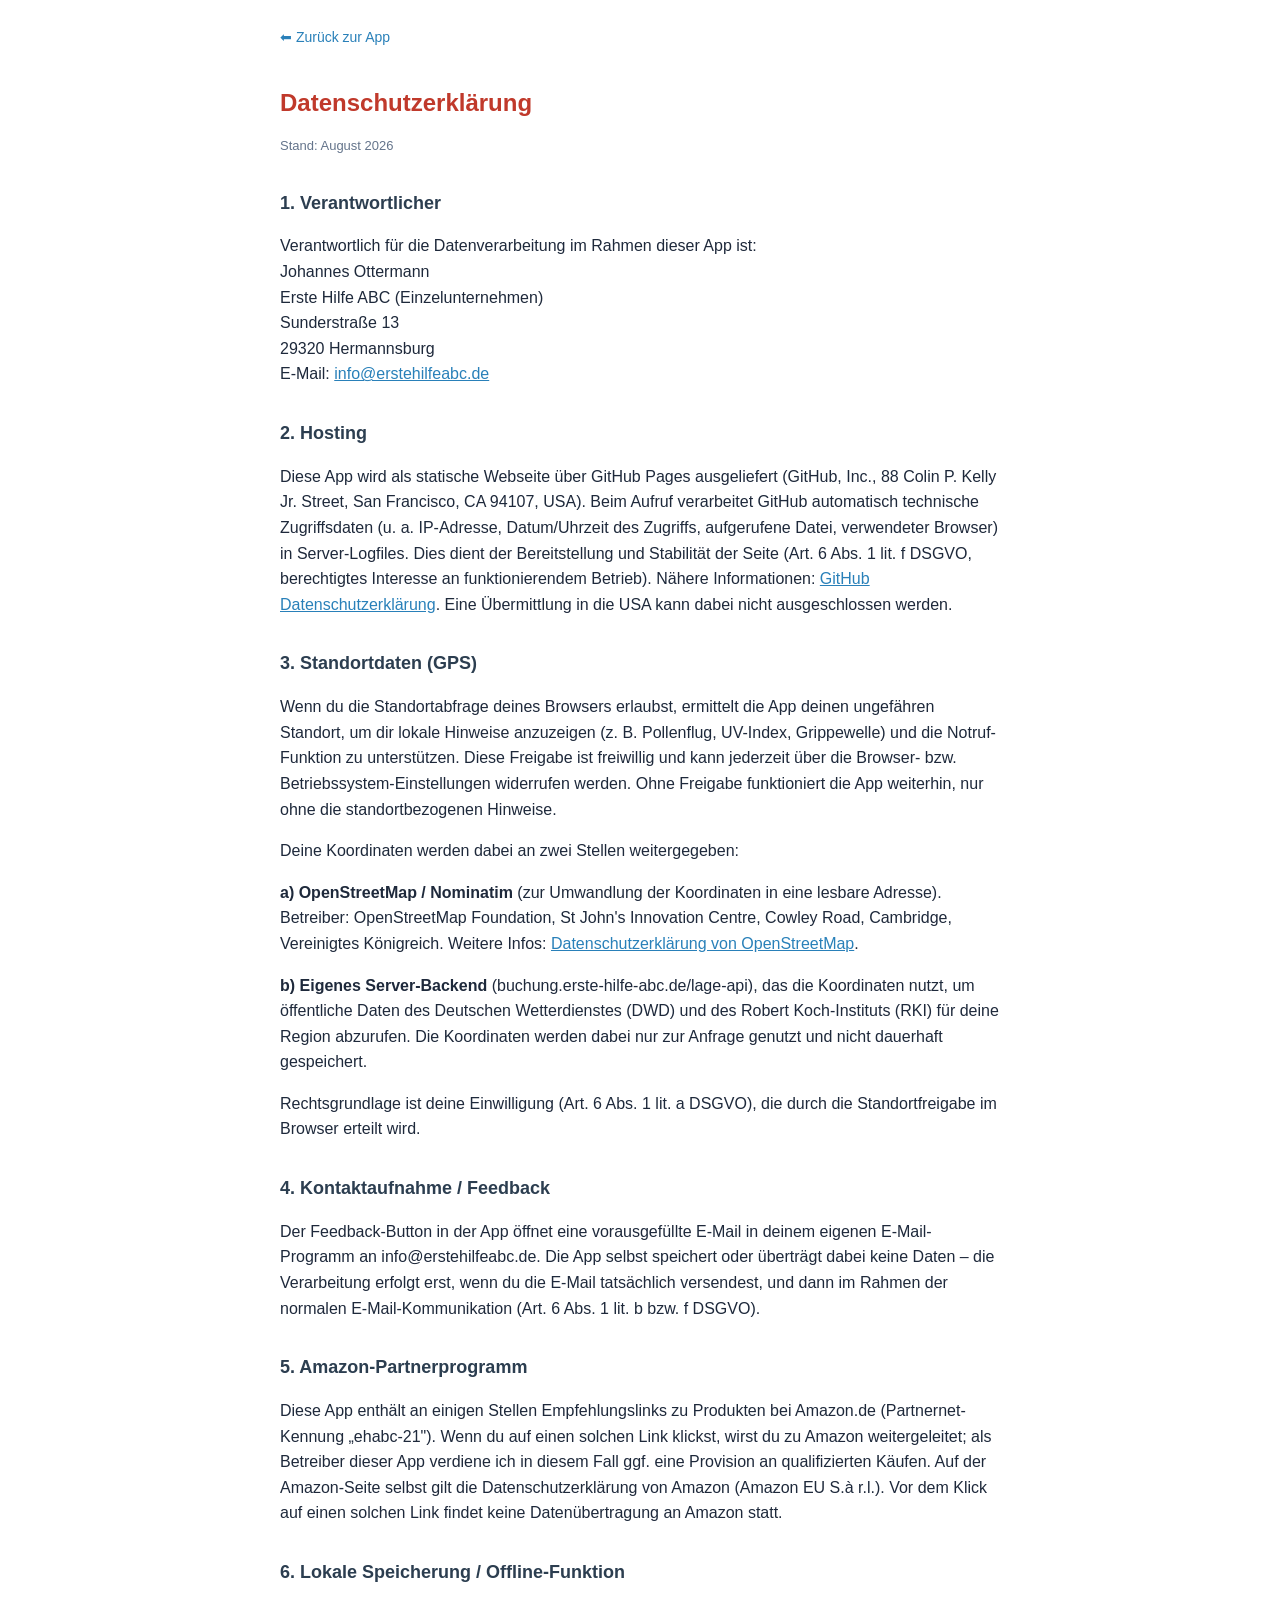
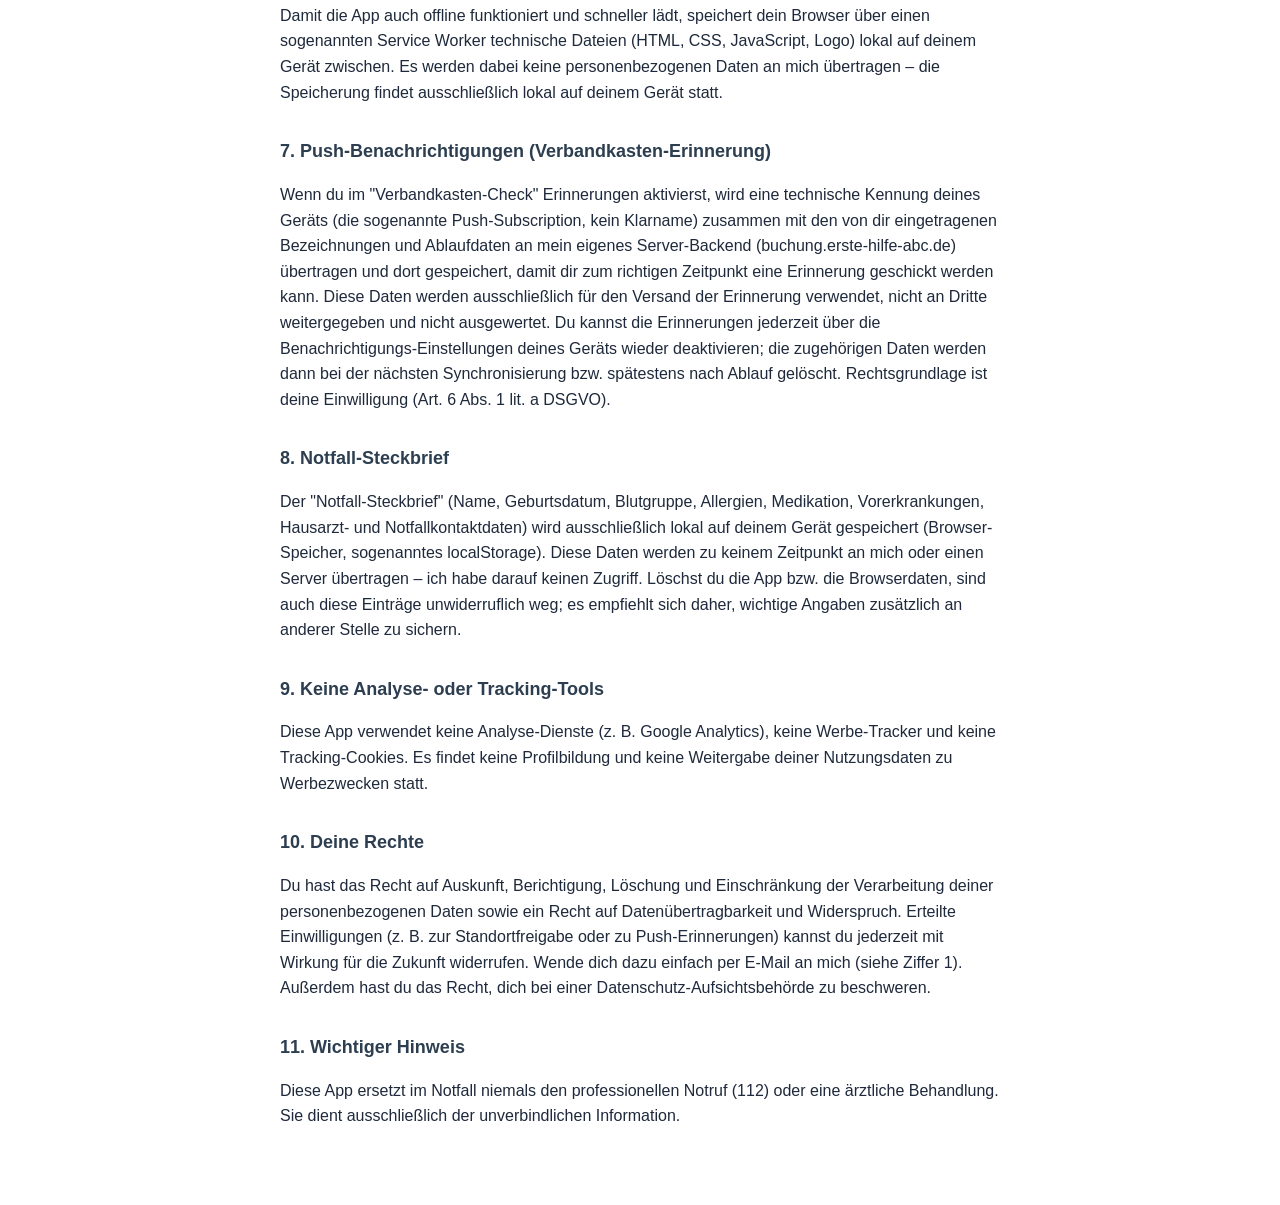
<file: datenschutz.html>
<!DOCTYPE html>
<html lang="de">
<head>
<meta charset="UTF-8">
<meta name="viewport" content="width=device-width, initial-scale=1.0">
<title>Datenschutzerklärung – Erste Hilfe ABC</title>
<style>
  body { font-family: -apple-system, BlinkMacSystemFont, "Segoe UI", Roboto, sans-serif; max-width: 720px; margin: 0 auto; padding: 24px 20px 60px; color: #1e293b; line-height: 1.6; background:#fff; }
  h1 { color: #c0392b; font-size: 24px; margin-bottom: 4px; }
  h2 { color: #2c3e50; font-size: 18px; margin-top: 32px; }
  a { color: #2980b9; }
  .back-link { display:inline-block; margin-bottom:20px; color:#2980b9; text-decoration:none; font-size:14px; }
  .hint { background:#fef9e7; border:1px solid #f39c12; border-radius:8px; padding:10px 14px; font-size:13px; margin:16px 0; }
  .stand { color:#64748b; font-size:13px; margin-bottom:24px; }
</style>
</head>
<body>

<a class="back-link" href="./index.html">⬅ Zurück zur App</a>
<h1>Datenschutzerklärung</h1>
<p class="stand">Stand: August 2026</p>

<h2>1. Verantwortlicher</h2>
<p>
Verantwortlich für die Datenverarbeitung im Rahmen dieser App ist:<br>
Johannes Ottermann<br>
Erste Hilfe ABC (Einzelunternehmen)<br>
Sunderstraße 13<br>
29320 Hermannsburg<br>
E-Mail: <a href="mailto:info@erstehilfeabc.de">info@erstehilfeabc.de</a>
</p>

<h2>2. Hosting</h2>
<p>
Diese App wird als statische Webseite über GitHub Pages ausgeliefert (GitHub, Inc., 88 Colin P. Kelly Jr. Street, San Francisco, CA 94107, USA). Beim Aufruf verarbeitet GitHub automatisch technische Zugriffsdaten (u. a. IP-Adresse, Datum/Uhrzeit des Zugriffs, aufgerufene Datei, verwendeter Browser) in Server-Logfiles. Dies dient der Bereitstellung und Stabilität der Seite (Art. 6 Abs. 1 lit. f DSGVO, berechtigtes Interesse an funktionierendem Betrieb). Nähere Informationen: <a href="https://docs.github.com/site-policy/privacy-policies/github-privacy-statement" target="_blank">GitHub Datenschutzerklärung</a>. Eine Übermittlung in die USA kann dabei nicht ausgeschlossen werden.
</p>

<h2>3. Standortdaten (GPS)</h2>
<p>
Wenn du die Standortabfrage deines Browsers erlaubst, ermittelt die App deinen ungefähren Standort, um dir lokale Hinweise anzuzeigen (z. B. Pollenflug, UV-Index, Grippewelle) und die Notruf-Funktion zu unterstützen. Diese Freigabe ist freiwillig und kann jederzeit über die Browser- bzw. Betriebssystem-Einstellungen widerrufen werden. Ohne Freigabe funktioniert die App weiterhin, nur ohne die standortbezogenen Hinweise.
</p>
<p>Deine Koordinaten werden dabei an zwei Stellen weitergegeben:</p>
<p>
<strong>a) OpenStreetMap / Nominatim</strong> (zur Umwandlung der Koordinaten in eine lesbare Adresse). Betreiber: OpenStreetMap Foundation, St John's Innovation Centre, Cowley Road, Cambridge, Vereinigtes Königreich. Weitere Infos: <a href="https://osmfoundation.org/wiki/Privacy_Policy" target="_blank">Datenschutzerklärung von OpenStreetMap</a>.
</p>
<p>
<strong>b) Eigenes Server-Backend</strong> (buchung.erste-hilfe-abc.de/lage-api), das die Koordinaten nutzt, um öffentliche Daten des Deutschen Wetterdienstes (DWD) und des Robert Koch-Instituts (RKI) für deine Region abzurufen. Die Koordinaten werden dabei nur zur Anfrage genutzt und nicht dauerhaft gespeichert.
</p>
<p>Rechtsgrundlage ist deine Einwilligung (Art. 6 Abs. 1 lit. a DSGVO), die durch die Standortfreigabe im Browser erteilt wird.</p>

<h2>4. Kontaktaufnahme / Feedback</h2>
<p>
Der Feedback-Button in der App öffnet eine vorausgefüllte E-Mail in deinem eigenen E-Mail-Programm an info@erstehilfeabc.de. Die App selbst speichert oder überträgt dabei keine Daten – die Verarbeitung erfolgt erst, wenn du die E-Mail tatsächlich versendest, und dann im Rahmen der normalen E-Mail-Kommunikation (Art. 6 Abs. 1 lit. b bzw. f DSGVO).
</p>

<h2>5. Amazon-Partnerprogramm</h2>
<p>
Diese App enthält an einigen Stellen Empfehlungslinks zu Produkten bei Amazon.de (Partnernet-Kennung „ehabc-21"). Wenn du auf einen solchen Link klickst, wirst du zu Amazon weitergeleitet; als Betreiber dieser App verdiene ich in diesem Fall ggf. eine Provision an qualifizierten Käufen. Auf der Amazon-Seite selbst gilt die Datenschutzerklärung von Amazon (Amazon EU S.à r.l.). Vor dem Klick auf einen solchen Link findet keine Datenübertragung an Amazon statt.
</p>

<h2>6. Lokale Speicherung / Offline-Funktion</h2>
<p>
Damit die App auch offline funktioniert und schneller lädt, speichert dein Browser über einen sogenannten Service Worker technische Dateien (HTML, CSS, JavaScript, Logo) lokal auf deinem Gerät zwischen. Es werden dabei keine personenbezogenen Daten an mich übertragen – die Speicherung findet ausschließlich lokal auf deinem Gerät statt.
</p>

<h2>7. Push-Benachrichtigungen (Verbandkasten-Erinnerung)</h2>
<p>
Wenn du im "Verbandkasten-Check" Erinnerungen aktivierst, wird eine technische Kennung deines Geräts (die sogenannte Push-Subscription, kein Klarname) zusammen mit den von dir eingetragenen Bezeichnungen und Ablaufdaten an mein eigenes Server-Backend (buchung.erste-hilfe-abc.de) übertragen und dort gespeichert, damit dir zum richtigen Zeitpunkt eine Erinnerung geschickt werden kann. Diese Daten werden ausschließlich für den Versand der Erinnerung verwendet, nicht an Dritte weitergegeben und nicht ausgewertet. Du kannst die Erinnerungen jederzeit über die Benachrichtigungs-Einstellungen deines Geräts wieder deaktivieren; die zugehörigen Daten werden dann bei der nächsten Synchronisierung bzw. spätestens nach Ablauf gelöscht. Rechtsgrundlage ist deine Einwilligung (Art. 6 Abs. 1 lit. a DSGVO).
</p>

<h2>8. Notfall-Steckbrief</h2>
<p>
Der "Notfall-Steckbrief" (Name, Geburtsdatum, Blutgruppe, Allergien, Medikation, Vorerkrankungen, Hausarzt- und Notfallkontaktdaten) wird ausschließlich lokal auf deinem Gerät gespeichert (Browser-Speicher, sogenanntes localStorage). Diese Daten werden zu keinem Zeitpunkt an mich oder einen Server übertragen – ich habe darauf keinen Zugriff. Löschst du die App bzw. die Browserdaten, sind auch diese Einträge unwiderruflich weg; es empfiehlt sich daher, wichtige Angaben zusätzlich an anderer Stelle zu sichern.
</p>

<h2>9. Keine Analyse- oder Tracking-Tools</h2>
<p>
Diese App verwendet keine Analyse-Dienste (z. B. Google Analytics), keine Werbe-Tracker und keine Tracking-Cookies. Es findet keine Profilbildung und keine Weitergabe deiner Nutzungsdaten zu Werbezwecken statt.
</p>

<h2>10. Deine Rechte</h2>
<p>
Du hast das Recht auf Auskunft, Berichtigung, Löschung und Einschränkung der Verarbeitung deiner personenbezogenen Daten sowie ein Recht auf Datenübertragbarkeit und Widerspruch. Erteilte Einwilligungen (z. B. zur Standortfreigabe oder zu Push-Erinnerungen) kannst du jederzeit mit Wirkung für die Zukunft widerrufen. Wende dich dazu einfach per E-Mail an mich (siehe Ziffer 1). Außerdem hast du das Recht, dich bei einer Datenschutz-Aufsichtsbehörde zu beschweren.
</p>

<h2>11. Wichtiger Hinweis</h2>
<p>
Diese App ersetzt im Notfall niemals den professionellen Notruf (112) oder eine ärztliche Behandlung. Sie dient ausschließlich der unverbindlichen Information.
</p>

</body>
</html>
</file>
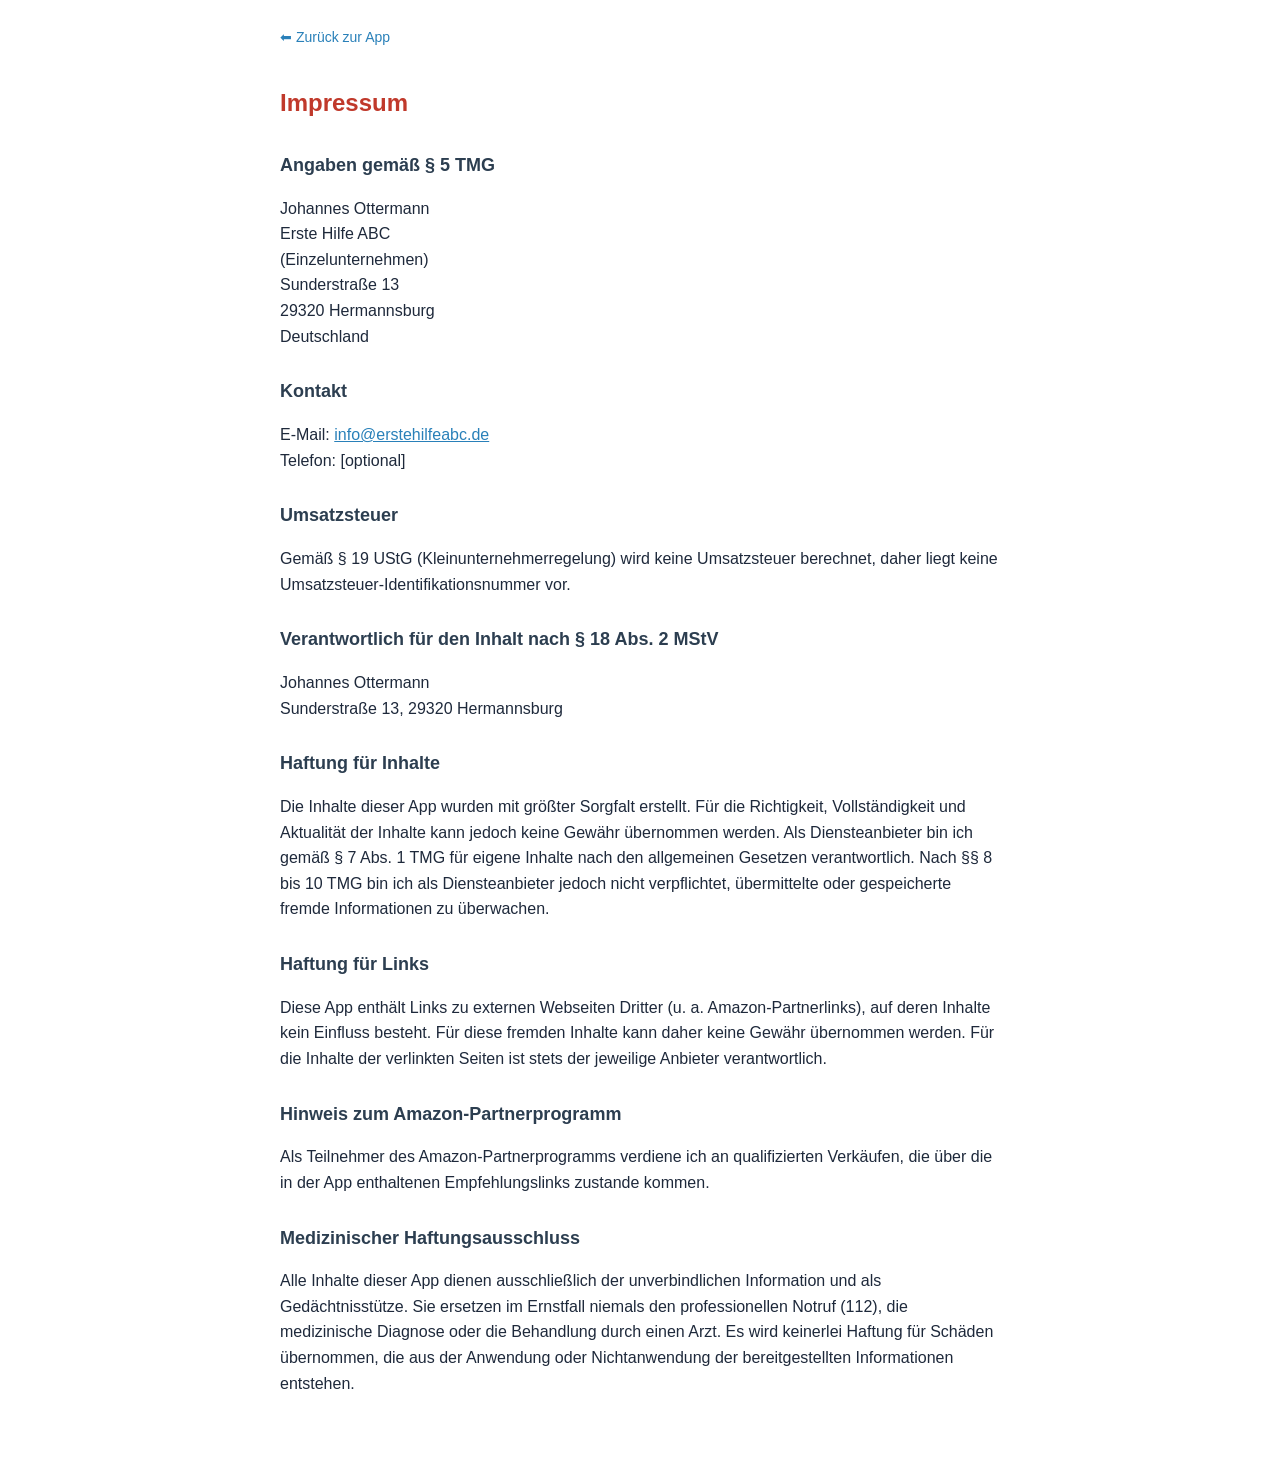
<file: impressum.html>
<!DOCTYPE html>
<html lang="de">
<head>
<meta charset="UTF-8">
<meta name="viewport" content="width=device-width, initial-scale=1.0">
<title>Impressum – Erste Hilfe ABC</title>
<style>
  body { font-family: -apple-system, BlinkMacSystemFont, "Segoe UI", Roboto, sans-serif; max-width: 720px; margin: 0 auto; padding: 24px 20px 60px; color: #1e293b; line-height: 1.6; background:#fff; }
  h1 { color: #c0392b; font-size: 24px; margin-bottom: 4px; }
  h2 { color: #2c3e50; font-size: 18px; margin-top: 28px; }
  a { color: #2980b9; }
  .back-link { display:inline-block; margin-bottom:20px; color:#2980b9; text-decoration:none; font-size:14px; }
  .hint { background:#fef9e7; border:1px solid #f39c12; border-radius:8px; padding:10px 14px; font-size:13px; margin:16px 0; }
</style>
</head>
<body>

<a class="back-link" href="./index.html">⬅ Zurück zur App</a>
<h1>Impressum</h1>

<h2>Angaben gemäß § 5 TMG</h2>
<p>
Johannes Ottermann<br>
Erste Hilfe ABC<br>
(Einzelunternehmen)<br>
Sunderstraße 13<br>
29320 Hermannsburg<br>
Deutschland
</p>

<h2>Kontakt</h2>
<p>
E-Mail: <a href="mailto:info@erstehilfeabc.de">info@erstehilfeabc.de</a><br>
Telefon: [optional]
</p>

<h2>Umsatzsteuer</h2>
<p>
Gemäß § 19 UStG (Kleinunternehmerregelung) wird keine Umsatzsteuer berechnet, daher liegt keine Umsatzsteuer-Identifikationsnummer vor.
</p>

<h2>Verantwortlich für den Inhalt nach § 18 Abs. 2 MStV</h2>
<p>
Johannes Ottermann<br>
Sunderstraße 13, 29320 Hermannsburg
</p>

<h2>Haftung für Inhalte</h2>
<p>
Die Inhalte dieser App wurden mit größter Sorgfalt erstellt. Für die Richtigkeit, Vollständigkeit und Aktualität der Inhalte kann jedoch keine Gewähr übernommen werden. Als Diensteanbieter bin ich gemäß § 7 Abs. 1 TMG für eigene Inhalte nach den allgemeinen Gesetzen verantwortlich. Nach §§ 8 bis 10 TMG bin ich als Diensteanbieter jedoch nicht verpflichtet, übermittelte oder gespeicherte fremde Informationen zu überwachen.
</p>

<h2>Haftung für Links</h2>
<p>
Diese App enthält Links zu externen Webseiten Dritter (u. a. Amazon-Partnerlinks), auf deren Inhalte kein Einfluss besteht. Für diese fremden Inhalte kann daher keine Gewähr übernommen werden. Für die Inhalte der verlinkten Seiten ist stets der jeweilige Anbieter verantwortlich.
</p>

<h2>Hinweis zum Amazon-Partnerprogramm</h2>
<p>
Als Teilnehmer des Amazon-Partnerprogramms verdiene ich an qualifizierten Verkäufen, die über die in der App enthaltenen Empfehlungslinks zustande kommen.
</p>

<h2>Medizinischer Haftungsausschluss</h2>
<p>
Alle Inhalte dieser App dienen ausschließlich der unverbindlichen Information und als Gedächtnisstütze. Sie ersetzen im Ernstfall niemals den professionellen Notruf (112), die medizinische Diagnose oder die Behandlung durch einen Arzt. Es wird keinerlei Haftung für Schäden übernommen, die aus der Anwendung oder Nichtanwendung der bereitgestellten Informationen entstehen.
</p>

</body>
</html>
</file>
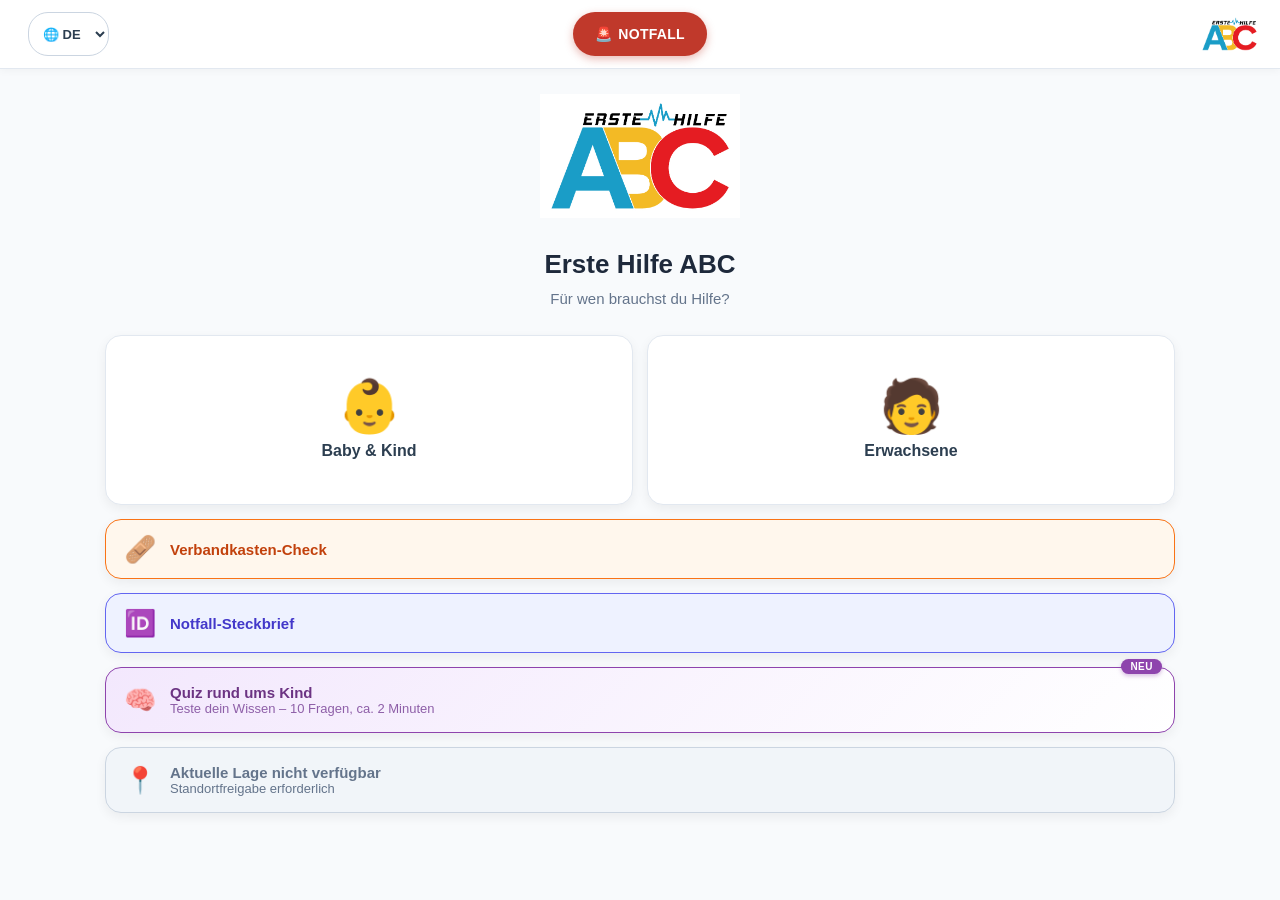
<file: index_10.html>
<!DOCTYPE html>
<html lang="de">
<head>
    <meta charset="UTF-8">
    <meta name="viewport" content="width=device-width, initial-scale=1.0"> 
    <title>Erste Hilfe ABC</title>
    
    <!-- 🍎 Apple / iOS Spezifika für PWAs -->
    <meta name="apple-mobile-web-app-capable" content="yes">
    <meta name="apple-mobile-web-app-status-bar-style" content="black-translucent">
    <meta name="apple-mobile-web-app-title" content="Erste Hilfe">
    <link rel="apple-touch-icon" href="./icons/icon-180.png">
    
    <link rel="stylesheet" href="./style.css">
    <link rel="manifest" href="./manifest.json">
</head>
<body>

    <!-- Globale Navigation: Notfall-Button (auf allen Screens an gleicher Stelle) -->
    <div id="mode-switcher-container">
        <div class="switch-inner">
            <button id="emergency-toggle-btn" class="emergency-toggle-btn" onclick="toggleEmergencyMode()">
                🚨 <span data-i18n="emergencyBtn">NOTFALL</span>
            </button>
        </div>

        <!-- Sprachauswahl als Dropdown: DE / EN / UA (siehe setLanguage in lang.js) -->
        <select id="lang-select" onchange="setLanguage(this.value)" title="Language / Sprache / Мова" style="background:#fff; border:1px solid #cbd5e1; border-radius:20px; padding:6px 10px; min-height:44px; font-size:13px; font-weight:700; color:#2c3e50; cursor:pointer; margin-left:8px;">
            <option value="de">🌐 DE</option>
            <option value="en">🌐 EN</option>
            <option value="uk">🌐 UA</option>
        </select>

        <!-- Kleines Logo im Header -->
        <img src="logo.jpg" alt="Erste Hilfe ABC Logo" class="header-logo" onclick="goToCategoryChooser()" style="cursor: pointer;">
    </div>

    <!-- Warnhinweis für die noch nicht gegengeprüfte ukrainische Übersetzung.
         Standardmäßig versteckt, wird von applyTranslations() (lang.js) ein-
         geblendet, solange currentLang === 'uk' ist. Bleibt sichtbar, bis die
         Übersetzung von Muttersprachlern geprüft wurde (siehe Absprache mit
         Johannes) - dann diesen Block entfernen bzw. dauerhaft ausblenden. -->
    <div id="uk-unreviewed-banner" style="display:none; max-width:600px; margin:10px auto 0 auto; padding:10px 14px; background:#fff7ed; border:1px solid #f97316; border-radius:10px; color:#7c2d12; font-size:13px; line-height:1.5; text-align:center;">
        ⚠️ Переклад ще не перевірений носієм мови — можливі неточності. У разі сумніву завжди телефонуйте 112.
    </div>

    <!-- Hauptinhalt der App -->
    <main id="app-content" class="mode-learn">

        <!-- KATEGORIE-AUSWAHL (NEUE STARTSEITE) -->
        <section id="screen-category" class="app-screen screen-active">

            <div style="text-align: center; margin-bottom: 15px; margin-top: 10px;">
                <img src="logo.jpg" alt="Erste Hilfe ABC" class="main-logo">
            </div>

            <h1 id="main-title" data-i18n="appTitle">Erste Hilfe ABC</h1>
            <p id="main-subtitle" data-i18n="categorySubtitle">Für wen brauchst du Hilfe?</p>

            <div class="category-grid">
                <button class="category-card" onclick="showScreen('screen-start')">
                    <span class="category-icon">👶</span>
                    <strong data-i18n="categoryChild">Baby &amp; Kind</strong>
                </button>
                <button class="category-card" onclick="showScreen('screen-erwachsene')">
                    <span class="category-icon">🧑</span>
                    <strong data-i18n="categoryAdult">Erwachsene</strong>
                </button>
            </div>

            <!-- Schnellzugriff: Verbandkasten-Check & Notfall-Steckbrief -->
            <button class="lage-tile" style="background-color:#fff7ed; border-color:#f97316; color:#c2410c; margin-bottom:12px;" onclick="showScreen('screen-verbandkasten')">
                <span class="lage-tile-icon">🩹</span>
                <span class="lage-tile-text" data-i18n="vkTileTitle">Verbandkasten-Check</span>
            </button>
            <button class="lage-tile" style="background-color:#eef2ff; border-color:#6366f1; color:#4338ca; margin-bottom:12px;" onclick="showScreen('screen-notfallsteckbrief')">
                <span class="lage-tile-icon">🆔</span>
                <span class="lage-tile-text" data-i18n="nsTileTitle">Notfall-Steckbrief</span>
            </button>

            <!-- Spiele-Kachel: Wissens-Quiz direkt von der Startseite aus spielbar -->
            <button id="quiz-home-tile-btn" class="lage-tile quiz-home-tile" onclick="showScreen('screen-wissensquiz')">
                <span class="quiz-home-badge">NEU</span>
                <span class="lage-tile-icon">🧠</span>
                <span class="lage-tile-text">
                    <span>Quiz rund ums Kind</span>
                    <span class="quiz-home-subtitle">Teste dein Wissen – 10 Fragen, ca. 2 Minuten</span>
                </span>
            </button>

            <!-- Saisonale Hinweise: Status-Kachel (Pollen/UV/Grippewelle) -->
            <button id="lage-status-tile" class="lage-tile lage-tile-neutral" onclick="showScreen('screen-aktuelle-lage')" style="display: none;">
                <span class="lage-tile-icon" id="lage-tile-icon">📍</span>
                <span class="lage-tile-text">
                    <span id="lage-tile-title" style="display:block;">Aktuelle Lage wird geprüft…</span>
                    <span id="lage-tile-subtitle" style="display:block; font-weight:400; font-size:13px;"></span>
                </span>
            </button>
        </section>

        <!-- DETAIL-SCREEN: AKTUELLE LAGE (Saisonale Hinweise) -->
        <section id="screen-aktuelle-lage" class="app-screen screen-hidden">
            <button class="back-btn" onclick="goToCategoryChooser()"><span data-i18n="backToChooser">⬅ Zurück zur Auswahl</span></button>

            <h1 id="main-title-lage">🌍 Aktuelle Lage</h1>
            <p id="main-subtitle-lage" style="text-align: center; font-size: 15px; color: #64748b; margin: 0 0 20px 0;">Saisonale Hinweise für deinen Standort</p>

            <div id="lage-liste"></div>

            <div class="app-disclaimer" style="margin-top: 20px;">
                Die Angaben stammen von den jeweils genannten Quellen (Deutscher Wetterdienst, Robert Koch-Institut) und werden automatisch alle paar Stunden aktualisiert. Sie ersetzen keine individuelle ärztliche oder amtliche Warnung.
            </div>
        </section>

        <!-- STARTSEITE: BABY & KIND -->
        <section id="screen-start" class="app-screen screen-hidden">
            <button class="back-btn" onclick="goToCategoryChooser()"><span data-i18n="backToChooser">⬅ Zurück zur Auswahl</span></button>

            <h1 id="main-title-kind" data-i18n="mainTitleKind">👶 Baby &amp; Kind</h1>
            <p id="main-subtitle-kind" data-i18n="chooseSituation">Wähle eine Situation aus:</p>

            <!-- Prominenter Präventions-Banner -->
            <button onclick="showScreen('screen-pravention')" class="promo-banner">
                🛡️ <span data-i18n="homeCheckPromoBtn">Interaktiver Zuhause-Check (Prävention)</span>
            </button>

            <!-- Suche -->
            <div style="margin-bottom: 20px;">
                <input type="text" id="search-input" onkeyup="filterTopics()" data-i18n-placeholder="searchPlaceholderChild" placeholder="🔍 Situation suchen... (z.B. Strom, Biene, Husten)">
            </div>
            
            <!-- Hier werden die Kacheln via script.js eingefügt (Feedback, Reanimation, SIDS, etc.) -->
            <div class="grid-container" id="topics-grid"></div>

            <!-- Installations-Button für das Handy -->
            <button onclick="showInstallGuide()" class="btn-secondary" style="background-color: #27ae60; color: white !important; border: none;">
                📲 <span data-i18n="installBtn">App zum Handy-Startbildschirm hinzufügen</span>
            </button>

            <!-- Feedback Button -->
            <button onclick="showScreen('screen-feedback')" class="btn-secondary">
                💬 <span data-i18n="feedbackBtn">Feedback &amp; Verbesserungsvorschläge</span>
            </button>

            <!-- ⚖️ RECHTLICHER HINWEIS / DISCLAIMER -->
            <div class="app-disclaimer">
                <div data-i18n-html="mainLegalDisclaimer">
                    <strong>Rechtlicher Hinweis &amp; Haftungsausschluss:</strong><br>
                    Die Inhalte dieser App wurden mit größter Sorgfalt und nach aktuellen medizinischen Leitlinien erstellt. Sie dienen ausschließlich der unverbindlichen Information und als Gedächtnisstütze. Die Nutzung der bereitgestellten Informationen erfolgt auf eigene Verantwortung.
                    <br><br>
                    <strong>Wichtig:</strong> Diese App ersetzt im Ernstfall niemals den professionellen Notruf (112), die medizinische Diagnose oder die Behandlung durch einen Arzt! Es wird keinerlei Haftung für Schäden übernommen, die aus der Anwendung oder Nichtanwendung der hier bereitgestellten Informationen entstehen.
                </div>
                <br><br>
                <small><em data-i18n="affiliateDisclaimer">Hinweis zur Transparenz: Als Amazon-Partner verdiene ich an qualifizierten Verkäufen über die in der App enthaltenen Empfehlungslinks.</em></small>
                <div style="text-align:center; margin-top:12px; font-size:12px;">
                    <a href="./datenschutz.html" style="color:#2980b9; text-decoration:none;" data-i18n="privacyLink">Datenschutz</a>
                    &nbsp;·&nbsp;
                    <a href="./impressum.html" style="color:#2980b9; text-decoration:none;" data-i18n="imprintLink">Impressum</a>
                    &nbsp;·&nbsp;
                    <a href="./quellen.html" style="color:#2980b9; text-decoration:none;" data-i18n="sourcesLink">Quellen</a>
                </div>
            </div>
        </section>

        <!-- STARTSEITE: ERWACHSENE -->
        <section id="screen-erwachsene" class="app-screen screen-hidden">
            <button class="back-btn" onclick="goToCategoryChooser()"><span data-i18n="backToChooser">⬅ Zurück zur Auswahl</span></button>

            <h1 id="main-title-erwachsene" data-i18n="mainTitleErwachsene">🧑 Erwachsene</h1>
            <p id="main-subtitle-erwachsene" data-i18n="chooseSituation">Wähle eine Situation aus:</p>

            <!-- Suche -->
            <div style="margin-bottom: 20px;">
                <input type="text" id="search-input-erwachsene" onkeyup="filterAdultTopics()" data-i18n-placeholder="searchPlaceholderAdult" placeholder="🔍 Situation suchen...">
            </div>

            <!-- Hier werden die Kacheln via script.js eingefügt -->
            <div class="grid-container" id="topics-grid-erwachsene"></div>

            <!-- Feedback Button -->
            <button onclick="showScreen('screen-feedback')" class="btn-secondary">
                💬 <span data-i18n="feedbackBtn">Feedback &amp; Verbesserungsvorschläge</span>
            </button>

            <!-- ⚖️ RECHTLICHER HINWEIS / DISCLAIMER -->
            <div class="app-disclaimer">
                <div data-i18n-html="mainLegalDisclaimer">
                    <strong>Rechtlicher Hinweis &amp; Haftungsausschluss:</strong><br>
                    Die Inhalte dieser App wurden mit größter Sorgfalt und nach aktuellen medizinischen Leitlinien erstellt. Sie dienen ausschließlich der unverbindlichen Information und als Gedächtnisstütze. Die Nutzung der bereitgestellten Informationen erfolgt auf eigene Verantwortung.
                    <br><br>
                    <strong>Wichtig:</strong> Diese App ersetzt im Ernstfall niemals den professionellen Notruf (112), die medizinische Diagnose oder die Behandlung durch einen Arzt! Es wird keinerlei Haftung für Schäden übernommen, die aus der Anwendung oder Nichtanwendung der hier bereitgestellten Informationen entstehen.
                </div>
                <br><br>
                <small><em data-i18n="affiliateDisclaimer">Hinweis zur Transparenz: Als Amazon-Partner verdiene ich an qualifizierten Verkäufen über die in der App enthaltenen Empfehlungslinks.</em></small>
                <div style="text-align:center; margin-top:12px; font-size:12px;">
                    <a href="./datenschutz.html" style="color:#2980b9; text-decoration:none;" data-i18n="privacyLink">Datenschutz</a>
                    &nbsp;·&nbsp;
                    <a href="./impressum.html" style="color:#2980b9; text-decoration:none;" data-i18n="imprintLink">Impressum</a>
                    &nbsp;·&nbsp;
                    <a href="./quellen.html" style="color:#2980b9; text-decoration:none;" data-i18n="sourcesLink">Quellen</a>
                </div>
            </div>
        </section>

        <!-- Ab hier werden nach und nach die einzelnen Erwachsenen-Themen-Screens ergänzt -->

        <!-- BILDSCHIRM: BEWUSSTLOSIGKEIT & SEITENLAGE (ERWACHSENE) -->
        <section id="screen-bewusstlosigkeit_erw" class="app-screen screen-hidden">
            <button class="back-btn" onclick="goToStart()"><span data-i18n="back">⬅ Zurück</span></button>

            <div class="panic-content" data-i18n-html="content_bewusstlosigkeit_erw_panic">
                <h1 style="color: #34495e;">😵 NOTFALL: BEWUSSTLOSIGKEIT</h1>

                <div class="emergency-step">
                    <span class="step-num">1</span>
                    <strong>ANSPRECHEN &amp; RÜTTELN:</strong> Person laut ansprechen ("Hören Sie mich?") und kräftig an beiden Schultern rütteln. Keine Reaktion? Laut um Hilfe rufen.
                </div>

                <div class="emergency-step">
                    <span class="step-num">2</span>
                    <strong>ATMUNG PRÜFEN (max. 10 Sek.):</strong> Kopf vorsichtig überstrecken (Kinn anheben, Stirn nach hinten drücken) und mit Wange/Ohr über Mund und Nase Atmung sehen, hören und fühlen.
                </div>

                <div class="emergency-step" style="background-color: #78281f; border-color: #c0392b;">
                    <span class="step-num">3</span>
                    <strong>ENTSCHEIDEN:</strong><br>
                    • Atmet <strong>normal</strong> → Sofort in die <strong>Seitenlage</strong> bringen (Schritt 4).<br>
                    • Atmet <strong>nicht oder nicht normal</strong> (z. B. Schnappatmung) → Notruf 112 und sofort mit der <strong>Reanimation</strong> beginnen!
                </div>

                <div class="emergency-step">
                    <span class="step-num">4</span>
                    <strong>SEITENLAGE:</strong><br>
                    • Seitlich neben die Person knien, nahen Arm angewinkelt neben den Kopf legen.<br>
                    • Fernen Arm über die Brust führen und die Hand an die nahe Wange legen und dort halten.<br>
                    • Fernes Bein am Knie fassen und die Person vorsichtig zu sich auf die Seite ziehen.<br>
                    • Kopf leicht in den Nacken beugen und Mund öffnen, damit Flüssigkeit ablaufen kann. Zudecken und bis zum Eintreffen der Rettung ständig die Atmung kontrollieren.
                </div>

                <div class="emergency-step" style="background-color: #2c0e0e; border-left-color: #c0392b;">
                    <span class="step-num">5</span>
                    <strong>NOTRUF 112</strong> nicht vergessen, sobald die Situation klar ist.
                </div>
            </div>

            <div class="learn-content" data-i18n-html="content_bewusstlosigkeit_erw_learn">
                <h1>🔬 Hintergrundwissen: Bewusstlosigkeit</h1>
                <p>Ist jemand bewusstlos, sind die schützenden Reflexe des Körpers ausgeschaltet und die Muskulatur vollkommen erschlafft. Dadurch kann die Zunge in den Rachen zurücksinken und die Atemwege blockieren. Weil auch der Hustenreflex fehlt, können außerdem Speichel, Erbrochenes oder Blut ungehindert in die Atemwege gelangen und zum Ersticken führen.</p>

                <h3>Mögliche Ursachen</h3>
                <p>Bewusstlosigkeit kann viele Auslöser haben: schwere Kopfverletzungen, Hitzschlag, Krampfanfälle, starke Blutungen sowie – speziell bei Erwachsenen – akute Erkrankungen wie Schlaganfall, Herzinfarkt oder Herzrhythmusstörungen.</p>

                <h3>Warum die Atemkontrolle so wichtig ist</h3>
                <p>Sobald du feststellst, dass jemand nicht reagiert, sich nicht bewegt und die Augen geschlossen bleiben, musst du als Erstes die Atmung überprüfen. Eine bewusstlose Person, die noch normal atmet, darf niemals auf dem Rücken liegen bleiben – sie könnte daran ersticken, dass die Zunge die Atemwege verlegt. Deshalb bringt man sie in die stabile Seitenlage. Atmet die Person hingegen nicht oder nur unregelmäßig (z. B. mit einzelnen "schnappenden" Atemzügen), ist sofortiges Handeln mit Wiederbelebungsmaßnahmen entscheidend.</p>
            </div>
        </section>

        <!-- BILDSCHIRM: REANIMATION & DEFIBRILLATION (ERWACHSENE) -->
        <section id="screen-reanimation_erw" class="app-screen screen-hidden">
            <button class="back-btn" onclick="goToStart()"><span data-i18n="back">⬅ Zurück</span></button>

            <div class="panic-content" data-i18n-html="content_reanimation_erw_panic">
                <h1 style="color: #c0392b;">🫀 NOTFALL: REANIMATION</h1>
                <p style="color: #e74c3c; font-weight: bold; text-align: center; margin-bottom: 15px;">⚠️ Person reagiert nicht und atmet nicht oder nicht normal? Sofort handeln!</p>

                <div class="emergency-step">
                    <span class="step-num">1</span>
                    <strong>HILFE HOLEN:</strong> Laut um Hilfe rufen. Notruf 112 wählen (Lautsprecher an!). Ist eine zweite Person da, soll sie sofort ein Defibrillationsgerät (AED) holen, falls in der Nähe eines vorhanden ist.
                </div>

                <div class="emergency-step" style="background-color: #78281f; border-color: #c0392b;">
                    <span class="step-num">2</span>
                    <strong>HERZDRUCKMASSAGE:</strong><br>
                    • Person auf harten Untergrund legen, Oberkörper freimachen.<br>
                    • Handballen auf die untere Hälfte des Brustbeins setzen, zweite Hand darüber, Finger verschränken.<br>
                    • Mit gestreckten Armen <strong>5–6 cm tief</strong> drücken, Frequenz <strong>100–120 Kompressionen/Minute</strong>. Nach jedem Druck das Brustbein vollständig entlasten.
                </div>

                <div class="emergency-step">
                    <span class="step-num">3</span>
                    <strong>IM WECHSEL BEATMEN:</strong> Nach 30 Herzdruckmassagen: Kopf überstrecken, Nase zuhalten, normal einatmen und ca. 1 Sekunde lang gleichmäßig in den Mund blasen, bis sich der Brustkorb hebt. Zweimal beatmen, dann wieder 30 Kompressionen. Immer im Rhythmus <strong>30 : 2</strong> weitermachen.
                </div>

                <div class="emergency-step" style="background-color: #2c0e0e; border-left-color: #c0392b;">
                    <span class="step-num">4</span>
                    <strong>AED (DEFIBRILLATOR) NUTZEN, SOBALD VERFÜGBAR:</strong> Gerät einschalten und den Sprachanweisungen folgen. Elektroden wie abgebildet auf den freien Brustkorb kleben. <strong>Bei der Analyse/Schockabgabe darf niemand die Person berühren!</strong> Zwischen den Analysen jeweils 2 Minuten mit Herzdruckmassage/Beatmung weitermachen.
                </div>

                <div class="emergency-step">
                    <span class="step-num">5</span>
                    <strong>WEITERMACHEN</strong> bis der Rettungsdienst übernimmt oder die Person Lebenszeichen zeigt (z. B. eigene Atmung, Husten, Bewegung) – dann in die Seitenlage bringen und die Atmung weiter beobachten.
                </div>

                <div style="text-align: center; margin-top: 20px; margin-bottom: 10px;">
                    <button class="metronome-btn" data-i18n="metronomeStart" onclick="toggleMetronome()" style="background-color: #e74c3c; color: white; border: 2px solid #ffffff; padding: 15px 25px; border-radius: 30px; font-weight: bold; font-size: 18px; cursor: pointer; display: inline-flex; align-items: center; gap: 8px; width: 100%; justify-content: center; box-shadow: 0 4px 6px rgba(0,0,0,0.3);">
                        🔊 Taktgeber starten (110 BPM)
                    </button>
                </div>
            </div>

            <div class="learn-content" data-i18n-html="content_reanimation_erw_learn">
                <h1>🔬 Hintergrundwissen: Reanimation</h1>
                <p>Bei einem Herz-Kreislauf-Stillstand verliert die betroffene Person innerhalb weniger Sekunden das Bewusstsein und reagiert nicht mehr auf Ansprache oder Berührung. Fast zeitgleich setzt die Atmung aus oder wird unregelmäßig. Bei Erwachsenen ist die häufigste Ursache eine Verengung oder ein Verschluss der Herzkranzgefäße, also ein Herzinfarkt. Aber auch starke Blutungen, Stromunfälle oder schwere Vergiftungen können den Kreislauf so stark schwächen, dass das Herz stehen bleibt.</p>

                <h3>Warum Tempo entscheidend ist</h3>
                <p>Wird das Gehirn nur wenige Minuten nicht mit Sauerstoff versorgt, entstehen bleibende Schäden. Deshalb zählt jede Sekunde – und deshalb ist die Kombination aus Herzdruckmassage und Beatmung so wichtig: Die Massage hält den Kreislauf notdürftig aufrecht, die Beatmung versorgt das Blut mit Sauerstoff.</p>

                <h3>Der Defibrillator (AED)</h3>
                <p>Ein automatisierter externer Defibrillator führt per Sprachansage durch die Anwendung und erkennt selbstständig, ob ein Schock notwendig ist – als Laie kann man dabei nichts falsch machen. Je schneller ein AED bei einem Herz-Kreislauf-Stillstand eingesetzt wird, desto größer die Überlebenschance.</p>

                <h3>Kinder und Säuglinge</h3>
                <p>Bei ihnen läuft die Wiederbelebung etwas anders ab: Es wird zunächst mit fünf Beatmungen begonnen, erst danach folgt die Herzdruckmassage. Details dazu findest du im Baby/Kind-Bereich unter "Reanimation".</p>
            </div>
        </section>

        <!-- BILDSCHIRM: ERSTICKEN / FREMDKÖRPER (ERWACHSENE) -->
        <section id="screen-ersticken_erw" class="app-screen screen-hidden">
            <button class="back-btn" onclick="goToStart()"><span data-i18n="back">⬅ Zurück</span></button>

            <div class="panic-content" data-i18n-html="content_ersticken_erw_panic">
                <h1 style="color: #e67e22;">🫁 NOTFALL: VERSCHLUCKT / ERSTICKUNGSGEFAHR</h1>

                <div class="emergency-step">
                    <span class="step-num">1</span>
                    <strong>ERKENNEN:</strong> Starker Husten, evtl. pfeifende Atemgeräusche, Schluckbeschwerden, bläuliche Gesichtsfarbe, Erstickungsangst.
                </div>

                <div class="emergency-step">
                    <span class="step-num">2</span>
                    <strong>SOLANGE HUSTEN MÖGLICH IST:</strong> Die Person aktiv zum kräftigen Husten auffordern – das ist der wirksamste Weg, den Fremdkörper alleine zu lösen. Notruf 112 verständigen.
                </div>

                <div class="emergency-step" style="background-color: #78281f; border-color: #c0392b;">
                    <span class="step-num">3</span>
                    <strong>WIRD ES SCHLIMMER – RÜCKENSCHLÄGE:</strong> Oberkörper der Person weit nach vorne beugen lassen. Mit dem Handballen bis zu <strong>5 kräftige Schläge</strong> zwischen die Schulterblätter geben. Nach jedem Schlag prüfen, ob sich der Fremdkörper gelöst hat.
                </div>

                <div class="emergency-step" style="background-color: #2c0e0e; border-left-color: #c0392b;">
                    <span class="step-num">4</span>
                    <strong>ALLERLETZTES MITTEL – OBERBAUCHKOMPRESSION:</strong> Hilft das nicht, von hinten an die Person herantreten, mit beiden Armen den Oberbauch umfassen. Eine Faust zwischen Nabel und Brustbeinende setzen, mit der anderen Hand umfassen und bis zu <strong>5-mal kräftig nach hinten-oben</strong> ziehen.
                </div>

                <div class="emergency-step">
                    <span class="step-num">5</span>
                    <strong>WEITER IM WECHSEL:</strong> Rückenschläge und Oberbauchkompression abwechselnd (je max. 5) fortsetzen, bis sich der Fremdkörper löst oder der Rettungsdienst eintrifft.
                </div>

                <div class="emergency-step" style="background-color: #78281f; border-color: #c0392b;">
                    <span class="step-num">6</span>
                    <strong>WIRD DIE PERSON BEWUSSTLOS:</strong> Sofort auf den Boden legen und mit der <strong>Reanimation</strong> beginnen.
                </div>
            </div>

            <div class="learn-content" data-i18n-html="content_ersticken_erw_learn">
                <h1>🔬 Hintergrundwissen: Ersticken durch Fremdkörper</h1>
                <p>Ob ein verschluckter Bissen in der Luftröhre oder in der Speiseröhre steckt, ist im ersten Moment oft nicht sicher zu erkennen – wichtig ist, dass schnell reagiert wird. Solange die betroffene Person noch atmen, sprechen oder husten kann, ist der eigene Hustenstoß die sicherste Methode, um den Fremdkörper wieder loszuwerden.</p>

                <h3>Warum die Oberbauchkompression nur die letzte Option ist</h3>
                <p>Rückenschläge und die Oberbauchkompression (auch als Heimlich-Handgriff bekannt) werden erst eingesetzt, wenn Husten allein nicht mehr hilft und sich die Situation verschlechtert – etwa wenn kein Atemstoß mehr erfolgt. Die kräftige, ruckartige Kompression des Oberbauchs kann Verletzungen verursachen, ist in dieser Notlage aber gerechtfertigt, weil akute Erstickungsgefahr besteht.</p>
            </div>
        </section>

        <!-- BILDSCHIRM: INSEKTENSTICH IM MUND-RACHENRAUM (ERWACHSENE) -->
        <section id="screen-insektenstich_mund_erw" class="app-screen screen-hidden">
            <button class="back-btn" onclick="goToStart()"><span data-i18n="back">⬅ Zurück</span></button>

            <div class="panic-content" data-i18n-html="content_insektenstich_mund_erw_panic">
                <h1 style="color: #c0392b;">🐝 NOTFALL: INSEKTENSTICH IM MUND/RACHEN</h1>

                <div class="emergency-step" style="background-color: #78281f; border-color: #c0392b;">
                    <span class="step-num">1</span>
                    <strong>SOFORT NOTRUF 112</strong> – ein Stich im Mund- oder Rachenraum kann sehr schnell gefährlich werden.
                </div>

                <div class="emergency-step">
                    <span class="step-num">2</span>
                    <strong>BERUHIGEN:</strong> Betroffene reagieren oft panisch. Ruhig und bestimmt zusprechen.
                </div>

                <div class="emergency-step">
                    <span class="step-num">3</span>
                    <strong>KÜHLEN:</strong> Speiseeis oder Eiswürfel lutschen lassen, um die Schwellung im Rachen zu bremsen. Hals zusätzlich von außen mit einem Kühlpack oder kalten Umschlägen kühlen.
                </div>

                <div class="emergency-step" style="background-color: #34495e; border-left-color: #f1c40f;">
                    <span class="step-num">4</span>
                    <strong>NOTFALLSET?</strong> Bei bekannter Allergie nach einem mitgeführten Adrenalin-Autoinjektor (Pen) fragen und bei der Anwendung helfen (senkrecht in den äußeren Oberschenkel drücken, 5–10 Sekunden halten).
                </div>

                <div class="emergency-step" style="background-color: #2c0e0e; border-left-color: #c0392b;">
                    <span class="step-num">5</span>
                    <strong>BEI ATEMSTILLSTAND:</strong> Sofort mit Beatmung/Reanimation beginnen und bis zum Eintreffen der Rettung weitermachen.
                </div>
            </div>

            <div class="learn-content" data-i18n-html="content_insektenstich_mund_erw_learn">
                <h1>🔬 Hintergrundwissen: Insektenstich im Mund-Rachenraum</h1>
                <p>Gelangt im Sommer versehentlich ein Insekt, etwa eine Wespe, beim Essen oder Trinken in den Mund, kann ein Stich im empfindlichen Rachenraum schwerwiegende Folgen haben. Die Schleimhäute oder die Zunge schwellen durch das Insektengift an, die Atemwege verengen sich – es droht akute Erstickungsgefahr. Bei Allergikern kommt zusätzlich das Risiko eines allergischen Schocks hinzu.</p>

                <h3>Typische Anzeichen</h3>
                <p>Starker Schmerz an der Stichstelle, zunehmende Schwellung im Mund oder an der Zunge sowie wachsende Atemnot mit bläulicher Gesichtsfarbe sind Warnsignale, die sofortiges Handeln erfordern.</p>

                <h3>Vorbeugen</h3>
                <p>Beim Essen und Trinken im Freien in der warmen Jahreszeit aufmerksam bleiben und z. B. einen Strohhalm benutzen. Wer eine bekannte Insektengiftallergie hat, sollte nach ärztlicher Absprache ein Notfallset mit sich führen.</p>
            </div>
        </section>

        <!-- BILDSCHIRM: ELEKTROUNFÄLLE (ERWACHSENE) -->
        <section id="screen-elektrounfall_erw" class="app-screen screen-hidden">
            <button class="back-btn" onclick="goToStart()"><span data-i18n="back">⬅ Zurück</span></button>

            <div class="panic-content" data-i18n-html="content_elektrounfall_erw_panic">
                <h1 style="color: #3498db;">⚡ NOTFALL: ELEKTROUNFALL</h1>
                <p style="color: #e74c3c; font-weight: bold; text-align: center; margin-bottom: 15px;">⚠️ Eigenschutz zuerst – nie selbst in den Stromkreis geraten!</p>

                <div class="emergency-step" style="background-color: #78281f; border-color: #c0392b;">
                    <span class="step-num">1</span>
                    <strong>STROMKREIS UNTERBRECHEN:</strong> Stecker ziehen oder Gerät ausschalten. Geht das nicht, die Hauptsicherung ausschalten. Die betroffene Person dabei nie direkt berühren!
                </div>

                <div class="emergency-step">
                    <span class="step-num">2</span>
                    <strong>WENN DAS NICHT MÖGLICH IST:</strong> Person nur mit nichtleitenden Gegenständen (trockene Kleidung, Holzstiel, Decke) von der Stromquelle wegziehen. In feuchten Räumen besonders vorsichtig sein.
                </div>

                <div class="emergency-step">
                    <span class="step-num">3</span>
                    <strong>NACH DER RETTUNG:</strong> Sofort Bewusstsein und Atmung prüfen. Notruf 112 verständigen.
                </div>

                <div class="emergency-step" style="background-color: #2c0e0e; border-left-color: #c0392b;">
                    <span class="step-num">4</span>
                    <strong>FALLS NÖTIG:</strong> Sofort mit der Reanimation beginnen – ein AED ist bei Elektrounfällen besonders oft lebensrettend. Brandwunden erst nach den lebensrettenden Maßnahmen versorgen, Person warmhalten.
                </div>

                <div class="emergency-step" style="background-color: #34495e; border-left-color: #f1c40f;">
                    <span class="step-num">5</span>
                    <strong>BEI HOCHSPANNUNG (z. B. Freileitung, Bahnstrom, Umspannwerk):</strong> Mindestens <strong>20 Meter Abstand</strong> halten – ein Lichtbogen kann überspringen! Sofort Notruf 112 mit dem Hinweis "Hochspannungsunfall" und genauer Ortsangabe. Die Rettung übernimmt ausschließlich die Feuerwehr/Fachpersonal.
                </div>

                <div class="emergency-step">
                    <span class="step-num">6</span>
                    Auch wenn sich die betroffene Person wieder gut fühlt: <strong>immer ärztlich abklären lassen</strong>, da Herzrhythmusstörungen erst zeitverzögert auftreten können.
                </div>
            </div>

            <div class="learn-content" data-i18n-html="content_elektrounfall_erw_learn">
                <h1>🔬 Hintergrundwissen: Elektrounfälle</h1>
                <p>Wie gefährlich ein Stromunfall ist, hängt von Stromstärke, Spannung und Einwirkdauer ab. Schon eine kurze Stromeinwirkung kann Atemnot, Herzjagen, ein Engegefühl in der Brust und Unruhe auslösen – meist klingen diese Beschwerden wieder ab. Bei stärkerer Durchströmung drohen dagegen Verbrennungen an Ein- und Austrittsstelle des Stroms sowie ernste Störungen der Herztätigkeit bis hin zum Herz-Kreislauf-Stillstand.</p>

                <h3>Warum das Herz so gefährdet ist</h3>
                <p>Weil das Herz seinen Rhythmus über eigene elektrische Impulse steuert, kann bereits eine kurze äußere Stromeinwirkung dieses System durcheinanderbringen – es kommt zum sogenannten Kammerflimmern, bei dem das Herz keine wirksame Pumpleistung mehr erbringt. Auch das Gehirn kann betroffen sein: Bewusstlosigkeit, Krämpfe und Atemstillstand sind mögliche Folgen.</p>

                <h3>Vorbeugen</h3>
                <p>Die meisten Stromunfälle entstehen durch leichtsinnigen Umgang mit Elektrogeräten, unsachgemäße Reparaturen oder das Missachten von Warnhinweisen. Elektrogeräte regelmäßig von einer Fachkraft prüfen zu lassen, senkt das Risiko deutlich.</p>
            </div>
        </section>

        <!-- BILDSCHIRM: SCHOCK (ERWACHSENE) -->
        <section id="screen-schock_erw" class="app-screen screen-hidden">
            <button class="back-btn" onclick="goToStart()"><span data-i18n="back">⬅ Zurück</span></button>

            <div class="panic-content" data-i18n-html="content_schock_erw_panic">
                <h1 style="color: #34495e;">🆘 NOTFALL: SCHOCK</h1>

                <div class="emergency-step" style="background-color: #78281f; border-color: #c0392b;">
                    <span class="step-num">1</span>
                    <strong>NOTRUF 112</strong> verständigen.
                </div>

                <div class="emergency-step">
                    <span class="step-num">2</span>
                    <strong>BETREUEN:</strong> Bei der Person bleiben, beruhigen, nicht allein lassen.
                </div>

                <div class="emergency-step">
                    <span class="step-num">3</span>
                    <strong>WARMHALTEN:</strong> Mit Rettungsdecke oder Decke zudecken – auch unter dem Körper, um Auskühlen am Boden zu verhindern.
                </div>

                <div class="emergency-step" style="background-color: #34495e; border-left-color: #f1c40f;">
                    <span class="step-num">4</span>
                    <strong>FLACHLAGERUNG:</strong> Die Person flach auf den Rücken legen. Auf ein Hochlagern der Beine wird bewusst verzichtet – es kann bei Herzschwäche, Herzinfarkt oder Herzklappenerkrankungen ein Lungenödem auslösen, und als Ersthelfer lässt sich eine solche Ursache meist nicht sicher ausschließen.<br>
                    <strong>AUSNAHME:</strong> Bei Atemnot oder Beschwerden im Brust-/Herzbereich stattdessen den Oberkörper leicht erhöht lagern.
                </div>

                <div class="emergency-step">
                    <span class="step-num">5</span>
                    Zustand und Atmung bis zum Eintreffen des Rettungsdienstes ständig weiter beobachten.
                </div>
            </div>

            <div class="learn-content" data-i18n-html="content_schock_erw_learn">
                <h1>🔬 Hintergrundwissen: Schock</h1>
                <p>Der Begriff "Schock" beschreibt allgemein eine schwere Störung des Kreislaufs, bei der die Körperzellen nicht mehr ausreichend mit Sauerstoff versorgt werden. Je länger dieser Zustand andauert, desto schneller verschlechtert sich das Befinden der betroffenen Person.</p>

                <h3>Mögliche Ursachen</h3>
                <p>Ein größerer Blutverlust – ob durch eine äußere Wunde oder eine innere Verletzung – kann ebenso zum Schock führen wie starker Flüssigkeitsverlust durch Erbrechen, Durchfall oder starkes Schwitzen. Auch plötzlicher Schreck, Angst oder Schmerz können über eine nervöse Fehlsteuerung der Blutgefäße einen sogenannten Kollaps auslösen. Vergiftungen und allergische Reaktionen zählen ebenfalls zu den möglichen Auslösern.</p>

                <h3>Typische Anzeichen</h3>
                <p>Betroffene wirken blass, unruhig und ängstlich, zittern, fühlen sich schwach und können sich oft nicht mehr auf den Beinen halten. Die Haut fühlt sich kalt und schweißig an, der Puls ist schwach und beschleunigt.</p>
            </div>
        </section>

        <!-- BILDSCHIRM: SCHWERE ALLERGISCHE REAKTION (ERWACHSENE) -->
        <section id="screen-allergie_erw" class="app-screen screen-hidden">
            <button class="back-btn" onclick="goToStart()"><span data-i18n="back">⬅ Zurück</span></button>

            <div class="panic-content" data-i18n-html="content_allergie_erw_panic">
                <h1 style="color: #c0392b;">🤧 NOTFALL: SCHWERE ALLERGISCHE REAKTION</h1>

                <div class="emergency-step" style="background-color: #78281f; border-color: #c0392b;">
                    <span class="step-num">1</span>
                    <strong>NOTRUF 112</strong> – so schnell wie möglich.
                </div>

                <div class="emergency-step">
                    <span class="step-num">2</span>
                    <strong>AUSLÖSER STOPPEN, wenn möglich:</strong> z. B. Insektenstachel entfernen und die Einstichstelle kühlen, oder die Zufuhr eines auslösenden Medikaments unterbrechen.
                </div>

                <div class="emergency-step">
                    <span class="step-num">3</span>
                    <strong>BERUHIGEN &amp; WARMHALTEN:</strong> Betroffene beruhigen, betreuen und mit einer Decke zudecken.
                </div>

                <div class="emergency-step" style="background-color: #34495e; border-left-color: #f1c40f;">
                    <span class="step-num">4</span>
                    <strong>BEI ATEMNOT:</strong> Enge Kleidung öffnen, Oberkörper erhöht lagern, für frische Luft sorgen (z. B. Fenster öffnen).
                </div>

                <div class="emergency-step">
                    <span class="step-num">5</span>
                    <strong>NOTFALLSET?</strong> Nach einem mitgeführten Adrenalin-Autoinjektor fragen und bei der Anwendung helfen.
                </div>

                <div class="emergency-step" style="background-color: #2c0e0e; border-left-color: #c0392b;">
                    <span class="step-num">6</span>
                    Zustand ständig beobachten – bei Bewusstlosigkeit oder Atemstillstand sofort mit der <strong>Reanimation</strong> beginnen.
                </div>
            </div>

            <div class="learn-content" data-i18n-html="content_allergie_erw_learn">
                <h1>🔬 Hintergrundwissen: Schwere allergische Reaktion</h1>
                <p>Bei manchen Menschen lösen bestimmte Stoffe – etwa Insektengift, bestimmte Lebensmittel oder Medikamente – eine heftige allergische Reaktion des Körpers aus. Diese kann sich innerhalb von Sekunden entwickeln, manchmal aber auch zeitverzögert auftreten.</p>

                <h3>Typische Anzeichen</h3>
                <p>Oft beginnt es mit einem Kribbeln im Mund, an Zunge oder Lippen sowie Quaddeln und Juckreiz auf der Haut. Zunehmende Atemnot durch anschwellende Atemwege ist ein ernstes Warnzeichen. Im weiteren Verlauf können Erbrechen, Kreislaufkollaps und Bewusstlosigkeit hinzukommen.</p>

                <h3>Warum das Notfallset so wichtig ist</h3>
                <p>Wer eine bekannte schwere Allergie hat, führt häufig ein Notfallset mit einem Adrenalin-Autoinjektor bei sich. Diese Sets sind bewusst für Laien entwickelt und einfach in der Anwendung – die Verabreichung durch Ersthelfende kann im Ernstfall Leben retten.</p>
            </div>
        </section>

        <!-- BILDSCHIRM: ZAHNVERLETZUNG (ERWACHSENE) -->
        <section id="screen-zahnverletzung_erw" class="app-screen screen-hidden">
            <button class="back-btn" onclick="goToStart()"><span data-i18n="back">⬅ Zurück</span></button>

            <div class="panic-content" data-i18n-html="content_zahnverletzung_erw_panic">
                <h1 style="color: #8e44ad;">🦷 NOTFALL: ZAHNVERLETZUNG</h1>

                <div class="emergency-step">
                    <span class="step-num">1</span>
                    <strong>RICHTIG ANFASSEN:</strong> Einen ausgeschlagenen Zahn nur an der Zahnkrone (dem weißen, sichtbaren Teil) anfassen – niemals an der Wurzel, dort sitzen empfindliche Zellen, die für den Wiedereinsatz entscheidend sind.
                </div>

                <div class="emergency-step" style="background-color: #78281f; border-color: #c0392b;">
                    <span class="step-num">2</span>
                    <strong>ZAHN RICHTIG LAGERN:</strong> Am besten in einer Zahnrettungsbox (Apotheke) aufbewahren. Ersatzweise in kalter H-Milch. Den Zahn <strong>nicht</strong> trocken lagern, nicht abreiben und nicht desinfizieren.
                </div>

                <div class="emergency-step">
                    <span class="step-num">3</span>
                    <strong>BLUTUNG STOPPEN:</strong> Auf ein sauberes Taschentuch oder eine sterile Kompresse beißen lassen.
                </div>

                <div class="emergency-step">
                    <span class="step-num">4</span>
                    <strong>SOFORT ZUM ZAHNARZT / ZUR KLINIK:</strong> Je schneller (idealerweise innerhalb von 30–60 Minuten) der Zahn wieder eingesetzt wird, desto größer die Chance, ihn zu erhalten. Zahnärztlichen Notdienst kontaktieren.
                </div>

                <div class="emergency-step" style="background-color: #34495e; border-left-color: #f1c40f;">
                    <span class="step-num">5</span>
                    Auch ein nur <strong>abgebrochenes Zahnstück</strong> aufbewahren und mitbringen – oft kann es angeklebt werden. Ging der Vorfall mit einem Sturz auf den Kopf einher, zusätzlich auf Anzeichen einer <strong>Gehirnerschütterung</strong> achten.
                </div>
            </div>

            <div class="learn-content" data-i18n-html="content_zahnverletzung_erw_learn">
                <h1>🔬 Hintergrundwissen: Zahnverletzung</h1>
                <p>Ausgeschlagene oder abgebrochene Zähne gehören zu den häufigsten Verletzungen bei Stürzen, im Sport oder bei einem Schlag ins Gesicht. Entscheidend für den Erhalt des Zahnes ist, wie schnell und wie schonend er behandelt wird.</p>

                <h3>Warum die Lagerung so wichtig ist</h3>
                <p>An der Zahnwurzel befinden sich feine Zellen des Zahnhalteapparats, die für ein erneutes Anwachsen nötig sind. Trocknet der Zahn aus oder wird die Wurzel berührt, sterben diese Zellen ab. Eine Zahnrettungsbox oder kalte H-Milch hat eine ähnliche Zusammensetzung wie das körpereigene Gewebe und hält die Zellen am Leben, bis der Zahn wieder eingesetzt werden kann.</p>

                <h3>Auch bei losen oder verschobenen Zähnen handeln</h3>
                <p>Nicht nur komplett ausgeschlagene, auch stark gelockerte oder verschobene Zähne gehören zeitnah in zahnärztliche Behandlung, damit sie wieder fest einheilen können.</p>
            </div>
        </section>

        <!-- BILDSCHIRM: NASENBLUTEN (ERWACHSENE) -->
        <section id="screen-nasenbluten_erw" class="app-screen screen-hidden">
            <button class="back-btn" onclick="goToStart()"><span data-i18n="back">⬅ Zurück</span></button>

            <div class="panic-content" data-i18n-html="content_nasenbluten_erw_panic">
                <h1 style="color: #c0392b;">🩸 NOTFALL: NASENBLUTEN</h1>

                <div class="emergency-step">
                    <span class="step-num">1</span>
                    <strong>HINSETZEN, KOPF LEICHT NACH VORNE:</strong> Niemals den Kopf in den Nacken legen – sonst läuft Blut in den Rachen und kann Übelkeit auslösen.
                </div>

                <div class="emergency-step">
                    <span class="step-num">2</span>
                    <strong>NASENFLÜGEL ZUDRÜCKEN:</strong> Den weichen Teil der Nase (unterhalb des Nasenbeins) für mindestens 5–10 Minuten fest zusammendrücken, dabei durch den Mund atmen.
                </div>

                <div class="emergency-step">
                    <span class="step-num">3</span>
                    <strong>KÜHLEN:</strong> Einen kühlen, feuchten Waschlappen oder ein Kühlpack in den Nacken legen – das verengt reflektorisch die Blutgefäße.
                </div>

                <div class="emergency-step">
                    <span class="step-num">4</span>
                    Nach 10 Minuten prüfen, ob die Blutung steht. Falls nicht, den Druck erneut für 10 Minuten anwenden.
                </div>

                <div class="emergency-step" style="background-color: #34495e; border-left-color: #f1c40f;">
                    <span class="step-num">5</span>
                    <strong>ARZT AUFSUCHEN</strong>, wenn die Blutung nach 20–30 Minuten nicht steht, sehr stark ist, nach einer Kopfverletzung auftritt oder häufiger vorkommt (z. B. unter Blutverdünnern).
                </div>
            </div>

            <div class="learn-content" data-i18n-html="content_nasenbluten_erw_learn">
                <h1>🔬 Hintergrundwissen: Nasenbluten</h1>
                <p>Nasenbluten entsteht meist durch kleine, oberflächliche Gefäße in der Nasenscheidewand, die z. B. durch trockene Heizungsluft, kräftiges Schnäuzen, Nasenbohren oder eine leichte Verletzung aufreißen. Auch Bluthochdruck oder blutverdünnende Medikamente begünstigen es.</p>

                <h3>Warum der Kopf nach vorne gehört</h3>
                <p>Wird der Kopf in den Nacken gelegt, läuft das Blut ungehindert den Rachen hinunter, gelangt in den Magen und kann dort Übelkeit und Erbrechen auslösen. Mit nach vorne geneigtem Kopf fließt das Blut sichtbar nach außen ab und der Druck auf die Nasenflügel kann die Blutung gezielt stoppen.</p>
            </div>
        </section>

        <!-- BILDSCHIRM: ZECKENSTICH (ERWACHSENE) -->
        <section id="screen-zeckenstich_erw" class="app-screen screen-hidden">
            <button class="back-btn" onclick="goToStart()"><span data-i18n="back">⬅ Zurück</span></button>

            <div class="panic-content" data-i18n-html="content_zeckenstich_erw_panic">
                <h1 style="color: #16a085;">🕷️ NOTFALL: ZECKENSTICH</h1>

                <div class="emergency-step">
                    <span class="step-num">1</span>
                    <strong>ZECKE ENTFERNEN:</strong> Mit einer Zeckenzange oder -karte möglichst hautnah am Kopf der Zecke fassen und gerade herausziehen. Nicht drehen und den Körper der Zecke nicht quetschen.
                </div>

                <div class="emergency-step">
                    <span class="step-num">2</span>
                    <strong>STICHSTELLE DESINFIZIEREN</strong> und anschließend gründlich Hände waschen.
                </div>

                <div class="emergency-step">
                    <span class="step-num">3</span>
                    <strong>DATUM NOTIEREN:</strong> Tag des Stichs und Stelle merken oder fotografieren – das erleichtert später die Einordnung von Hautveränderungen.
                </div>

                <div class="emergency-step" style="background-color: #34495e; border-left-color: #f1c40f;">
                    <span class="step-num">4</span>
                    <strong>BEOBACHTEN:</strong> In den folgenden Tagen und Wochen auf eine sich ausbreitende, ringförmige Rötung um die Einstichstelle sowie grippeähnliche Beschwerden achten.
                </div>

                <div class="emergency-step">
                    <span class="step-num">5</span>
                    <strong>ARZT AUFSUCHEN</strong> bei Wanderröte, Fieber, Kopf- oder Gliederschmerzen, oder wenn Teile der Zecke in der Haut stecken geblieben sind.
                </div>
            </div>

            <div class="learn-content" data-i18n-html="content_zeckenstich_erw_learn">
                <h1>🔬 Hintergrundwissen: Zeckenstich</h1>
                <p>Zecken lauern in Gräsern, Sträuchern und Waldrändern und können beim Blutsaugen Krankheitserreger übertragen – vor allem Borreliose-Bakterien und in bestimmten Risikogebieten auch das FSME-Virus.</p>

                <h3>Warum schnelles, richtiges Entfernen zählt</h3>
                <p>Je länger eine Zecke saugt, desto höher das Übertragungsrisiko für Borreliose. Hausmittel wie Öl, Klebstoff oder Nagellack sind ungeeignet und teils sogar riskant, weil die gereizte Zecke dabei vermehrt Speichel und Erreger abgeben kann. Eine spitze Zeckenzange oder -karte ist die zuverlässigste Methode.</p>

                <h3>FSME-Risikogebiete</h3>
                <p>In bestimmten Regionen (u. a. Süddeutschland) besteht ein erhöhtes FSME-Risiko, gegen das eine Impfung möglich ist. Wer sich häufig im Freien in solchen Gebieten aufhält, kann sich dazu ärztlich beraten lassen.</p>
            </div>
        </section>

        <!-- BILDSCHIRM: WUNDEN & WUNDVERSORGUNG (ERWACHSENE) -->
        <section id="screen-wundversorgung_erw" class="app-screen screen-hidden">
            <button class="back-btn" onclick="goToStart()"><span data-i18n="back">⬅ Zurück</span></button>

            <div class="panic-content" data-i18n-html="content_wundversorgung_erw_panic">
                <h1 style="color: #2980b9;">🩹 NOTFALL: WUNDVERSORGUNG</h1>

                <div class="emergency-step">
                    <span class="step-num">1</span>
                    <strong>HÄNDE REINIGEN</strong>, wenn möglich, bevor die Wunde versorgt wird.
                </div>

                <div class="emergency-step">
                    <span class="step-num">2</span>
                    <strong>BLUTUNG STOPPEN:</strong> Bei leichtem Bluten mit einer sterilen Kompresse oder einem sauberen Tuch leichten Druck ausüben.
                </div>

                <div class="emergency-step">
                    <span class="step-num">3</span>
                    <strong>WUNDE REINIGEN:</strong> Mit klarem Leitungswasser ausspülen, um grobe Verunreinigungen wie Sand oder Splitter zu entfernen.
                </div>

                <div class="emergency-step">
                    <span class="step-num">4</span>
                    <strong>KEIMFREI ABDECKEN:</strong> Mit einem sterilen Wundpflaster oder einer Kompresse und Verband abdecken.
                </div>

                <div class="emergency-step" style="background-color: #34495e; border-left-color: #f1c40f;">
                    <span class="step-num">5</span>
                    <strong>TETANUSSCHUTZ PRÜFEN:</strong> Bei tiefen, verschmutzten Wunden (z. B. durch Rost, Erde, Tierbiss) den eigenen Impfschutz überprüfen und im Zweifel auffrischen lassen.
                </div>

                <div class="emergency-step">
                    <span class="step-num">6</span>
                    <strong>ARZT AUFSUCHEN</strong> bei tiefen, stark klaffenden oder verschmutzten Wunden, Wunden im Gesicht, oder wenn sich eine Wunde entzündet (Rötung, Schwellung, Wärme, Eiter).
                </div>
            </div>

            <div class="learn-content" data-i18n-html="content_wundversorgung_erw_learn">
                <h1>🔬 Hintergrundwissen: Wundversorgung</h1>
                <p>Die meisten kleineren Schnitt-, Schürf- oder Platzwunden im Alltag lassen sich gut selbst versorgen. Wichtig ist vor allem, die Wunde sauber zu halten, damit sie ungestört heilen kann und sich keine Keime ansiedeln.</p>

                <h3>Wann ärztliche Hilfe nötig ist</h3>
                <p>Klaffende Wunden, die sich nicht von selbst schließen, Wunden über Gelenken, im Gesicht oder an Händen sowie stark verschmutzte oder tiefe Wunden sollten fachärztlich beurteilt und gegebenenfalls genäht oder geklammert werden.</p>

                <h3>Anzeichen einer Wundinfektion</h3>
                <p>Zunehmende Rötung, Schwellung, Überwärmung, pochender Schmerz oder Eiteraustritt in den Tagen nach der Verletzung sind Warnzeichen, bei denen zeitnah ein Arzt aufgesucht werden sollte.</p>
            </div>
        </section>

        <!-- BILDSCHIRM: FREMDKÖRPER IM AUGE (ERWACHSENE) -->
        <section id="screen-fremdkoerper_auge_erw" class="app-screen screen-hidden">
            <button class="back-btn" onclick="goToStart()"><span data-i18n="back">⬅ Zurück</span></button>

            <div class="panic-content" data-i18n-html="content_fremdkoerper_auge_erw_panic">
                <h1 style="color: #2980b9;">👁️ NOTFALL: FREMDKÖRPER IM AUGE</h1>

                <div class="emergency-step">
                    <span class="step-num">1</span>
                    <strong>NICHT REIBEN:</strong> Das Auge keinesfalls reiben – das kann den Fremdkörper tiefer eindrücken oder die Hornhaut verletzen.
                </div>

                <div class="emergency-step">
                    <span class="step-num">2</span>
                    <strong>AUSSPÜLEN:</strong> Mit sauberem, lauwarmem Wasser oder steriler Kochsalzlösung vorsichtig von der Nasenseite nach außen spülen, dabei das Lid mit den Fingern offen halten.
                </div>

                <div class="emergency-step">
                    <span class="step-num">3</span>
                    <strong>UNTER DEM LID SCHAUEN:</strong> Das Oberlid vorsichtig über das Unterlid ziehen – das löst oft kleine Partikel, die unter dem Lid stecken.
                </div>

                <div class="emergency-step" style="background-color: #34495e; border-left-color: #f1c40f;">
                    <span class="step-num">4</span>
                    Lässt sich der Fremdkörper nicht lösen: <strong>beide Augen locker abdecken</strong> (das reduziert unwillkürliche Augenbewegungen) und einen Augenarzt oder eine Notaufnahme aufsuchen.
                </div>

                <div class="emergency-step" style="background-color: #78281f; border-color: #c0392b;">
                    <span class="step-num">5</span>
                    <strong>BEI CHEMIKALIEN IM AUGE ODER SPITZEN, TIEF SITZENDEN FREMDKÖRPERN:</strong> Sofort mindestens 10–15 Minuten mit viel klarem Wasser spülen. Fremdkörper NICHT selbst entfernen und Notruf 112 bzw. eine Augenklinik kontaktieren.
                </div>
            </div>

            <div class="learn-content" data-i18n-html="content_fremdkoerper_auge_erw_learn">
                <h1>🔬 Hintergrundwissen: Fremdkörper im Auge</h1>
                <p>Staubkörner, Wimpern oder kleine Splitter geraten im Alltag schnell ins Auge und verursachen sofort ein starkes Fremdkörpergefühl, Tränenfluss und Rötung – die Hornhaut ist eine der empfindlichsten Stellen des Körpers.</p>

                <h3>Warum vorsichtiges Spülen so wichtig ist</h3>
                <p>Sanftes Ausspülen entfernt lose Partikel meist zuverlässig, ohne die empfindliche Augenoberfläche zu verletzen. Reiben dagegen kann kleine Kratzer auf der Hornhaut verursachen oder den Fremdkörper noch tiefer eindrücken.</p>
            </div>
        </section>

        <!-- BILDSCHIRM: TIERBISSVERLETZUNG (ERWACHSENE) -->
        <section id="screen-tierbiss_erw" class="app-screen screen-hidden">
            <button class="back-btn" onclick="goToStart()"><span data-i18n="back">⬅ Zurück</span></button>

            <div class="panic-content" data-i18n-html="content_tierbiss_erw_panic">
                <h1 style="color: #935116;">🐕 NOTFALL: TIERBISSVERLETZUNG</h1>

                <div class="emergency-step">
                    <span class="step-num">1</span>
                    <strong>GRÜNDLICH AUSSPÜLEN:</strong> Die Wunde sofort mehrere Minuten mit klarem Wasser und, wenn vorhanden, Seife ausspülen – Bisswunden sind stark keimbelastet.
                </div>

                <div class="emergency-step">
                    <span class="step-num">2</span>
                    <strong>BLUTUNG STILLEN:</strong> Bei Bedarf mit einer sterilen Kompresse leichten Druck ausüben.
                </div>

                <div class="emergency-step">
                    <span class="step-num">3</span>
                    <strong>LOCKER ABDECKEN</strong> mit einem sterilen Verband, ohne die Wunde fest zu verschließen.
                </div>

                <div class="emergency-step" style="background-color: #34495e; border-left-color: #f1c40f;">
                    <span class="step-num">4</span>
                    <strong>TIER MERKEN:</strong> Wenn möglich Art des Tieres, Halter und Impfstatus notieren – bei Wildtieren besteht ein Tollwutrisiko, das dem Arzt mitgeteilt werden sollte.
                </div>

                <div class="emergency-step">
                    <span class="step-num">5</span>
                    <strong>ARZT AUFSUCHEN:</strong> Auch kleine Bisswunden sollten immer ärztlich beurteilt werden – hohes Infektionsrisiko, ggf. ist eine Auffrischung des Tetanusschutzes nötig.
                </div>
            </div>

            <div class="learn-content" data-i18n-html="content_tierbiss_erw_learn">
                <h1>🔬 Hintergrundwissen: Tierbissverletzung</h1>
                <p>Ob Hunde-, Katzen- oder in seltenen Fällen Wildtierbiss: Die Zähne von Tieren tragen viele Bakterien in tiefere Gewebeschichten, weshalb Bisswunden ein deutlich höheres Infektionsrisiko haben als vergleichbare Schnittwunden.</p>

                <h3>Warum Wunden nicht sofort verschlossen werden</h3>
                <p>Ein zu früh und zu fest verschlossener Biss kann Keime im Gewebe einschließen. Ärztinnen und Ärzte entscheiden je nach Wunde, ob genäht wird oder die Wunde offen unter Beobachtung abheilen soll.</p>
            </div>
        </section>

        <!-- BILDSCHIRM: PRELLUNG, ZERRUNG & VERSTAUCHUNG (ERWACHSENE) -->
        <section id="screen-gelenkverletzung_erw" class="app-screen screen-hidden">
            <button class="back-btn" onclick="goToStart()"><span data-i18n="back">⬅ Zurück</span></button>

            <div class="panic-content" data-i18n-html="content_gelenkverletzung_erw_panic">
                <h1 style="color: #d35400;">🦵 NOTFALL: PRELLUNG, ZERRUNG & VERSTAUCHUNG</h1>
                <p style="text-align:center; color:#f1c40f; font-weight:bold; margin-bottom:15px;">Merkhilfe: die PECH-Regel</p>

                <div class="emergency-step">
                    <span class="step-num">1</span>
                    <strong>PAUSE:</strong> Belastung sofort stoppen, das betroffene Gelenk oder Körperteil ruhigstellen.
                </div>

                <div class="emergency-step">
                    <span class="step-num">2</span>
                    <strong>EIS:</strong> Für ca. 15–20 Minuten kühlen – nie direkt auf die Haut, immer in ein Tuch gewickelt.
                </div>

                <div class="emergency-step">
                    <span class="step-num">3</span>
                    <strong>COMPRESSION:</strong> Einen elastischen Verband anlegen, um die Schwellung einzudämmen – nicht zu fest wickeln.
                </div>

                <div class="emergency-step">
                    <span class="step-num">4</span>
                    <strong>HOCHLAGERN:</strong> Das betroffene Körperteil über Herzhöhe lagern, das lindert Schwellung und Schmerz.
                </div>

                <div class="emergency-step" style="background-color: #34495e; border-left-color: #f1c40f;">
                    <span class="step-num">5</span>
                    <strong>ARZT AUFSUCHEN</strong> bei starker Schwellung, sichtbarer Fehlstellung, wenn das Gelenk nicht belastet werden kann, oder wenn sich die Beschwerden nach 1–2 Tagen nicht bessern – ein Bruch muss ausgeschlossen werden.
                </div>
            </div>

            <div class="learn-content" data-i18n-html="content_gelenkverletzung_erw_learn">
                <h1>🔬 Hintergrundwissen: Prellung, Zerrung & Verstauchung</h1>
                <p>Sport- und Alltagsunfälle wie Umknicken, Stürze oder Stöße führen häufig zu Verletzungen an Muskeln, Bändern und Gelenken. Die PECH-Regel (Pause, Eis, Compression, Hochlagern) hat sich als einfach zu merkende Erstmaßnahme bewährt.</p>

                <h3>Prellung, Zerrung, Verstauchung – der Unterschied</h3>
                <p>Bei einer <strong>Prellung</strong> trifft eine stumpfe Gewalt direkt auf das Gewebe. Eine <strong>Zerrung</strong> entsteht, wenn ein Muskel über sein normales Maß hinaus gedehnt wird. Bei einer <strong>Verstauchung</strong> wird ein Gelenk kurzzeitig über seinen normalen Bewegungsspielraum hinausgedrückt, wodurch Bänder überdehnt oder angerissen werden.</p>
            </div>
        </section>

        <!-- BILDSCHIRM: SONNENBRAND (ERWACHSENE) -->
        <section id="screen-sonnenbrand_erw" class="app-screen screen-hidden">
            <button class="back-btn" onclick="goToStart()"><span data-i18n="back">⬅ Zurück</span></button>

            <div class="panic-content" data-i18n-html="content_sonnenbrand_erw_panic">
                <h1 style="color: #e67e22;">☀️ NOTFALL: SONNENBRAND</h1>

                <div class="emergency-step">
                    <span class="step-num">1</span>
                    <strong>AUS DER SONNE:</strong> Betroffene Person sofort in den Schatten oder einen kühlen Raum bringen.
                </div>

                <div class="emergency-step">
                    <span class="step-num">2</span>
                    <strong>KÜHLEN:</strong> Die betroffenen Hautstellen mit kühlen, feuchten Umschlägen oder einer kühlen (nicht eiskalten) Dusche behandeln.
                </div>

                <div class="emergency-step">
                    <span class="step-num">3</span>
                    <strong>VIEL TRINKEN:</strong> Ausreichend Wasser trinken, um den Flüssigkeitsverlust der Haut auszugleichen.
                </div>

                <div class="emergency-step">
                    <span class="step-num">4</span>
                    <strong>PFLEGEN:</strong> Nach dem Kühlen eine feuchtigkeitsspendende, kühlende Lotion (z. B. mit Aloe Vera) auftragen – keine fetthaltigen Cremes auf frisch verbrannter Haut.
                </div>

                <div class="emergency-step" style="background-color: #34495e; border-left-color: #f1c40f;">
                    <span class="step-num">5</span>
                    <strong>ARZT AUFSUCHEN</strong> bei großflächiger Blasenbildung, Fieber, Schüttelfrost, Übelkeit oder starkem Krankheitsgefühl – dann zusätzlich an Sonnenstich/Hitzschlag denken.
                </div>
            </div>

            <div class="learn-content" data-i18n-html="content_sonnenbrand_erw_learn">
                <h1>🔬 Hintergrundwissen: Sonnenbrand</h1>
                <p>Ein Sonnenbrand ist im Grunde eine Verbrennung der Haut durch UV-Strahlung. Je nach Ausmaß reicht das von leichter Rötung bis zu schmerzhafter Blasenbildung.</p>

                <h3>Vorbeugen ist der beste Schutz</h3>
                <p>Ausreichend Sonnencreme, schützende Kleidung, Kopfbedeckung und das Meiden der intensiven Mittagssonne senken das Risiko deutlich. Wiederholte, starke Sonnenbrände erhöhen langfristig das Hautkrebsrisiko.</p>
            </div>
        </section>

        <!-- BILDSCHIRM: KOPFVERLETZUNG & GEHIRNERSCHÜTTERUNG (ERWACHSENE) -->
        <section id="screen-kopfverletzung_erw" class="app-screen screen-hidden">
            <button class="back-btn" onclick="goToStart()"><span data-i18n="back">⬅ Zurück</span></button>

            <div class="panic-content" data-i18n-html="content_kopfverletzung_erw_panic">
                <h1 style="color: #34495e;">🤕 NOTFALL: KOPFVERLETZUNG</h1>

                <div class="emergency-step">
                    <span class="step-num">1</span>
                    <strong>RUHIGSTELLEN:</strong> Betroffene Person hinsetzen oder hinlegen lassen und weitere Anstrengung vermeiden.
                </div>

                <div class="emergency-step">
                    <span class="step-num">2</span>
                    <strong>KÜHLEN:</strong> Bei einer Beule oder Schwellung ein Kühlpack, in ein Tuch gewickelt, auflegen.
                </div>

                <div class="emergency-step" style="background-color: #34495e; border-left-color: #f1c40f;">
                    <span class="step-num">3</span>
                    <strong>WARNZEICHEN PRÜFEN:</strong> Kreuze an, was auf die betroffene Person zutrifft:
                    <div style="margin-top: 12px; text-align: left; font-weight: normal;">
                        <label style="display:flex; gap:8px; align-items:flex-start; margin-bottom:9px;">
                            <input type="checkbox" class="kopf-warnzeichen-check" style="margin-top:3px; width:22px; height:22px; min-width:22px; flex-shrink:0; accent-color:#c0392b; cursor:pointer;">
                            <span>Bewusstlosigkeit (auch wenn sie nur kurz war)</span>
                        </label>
                        <label style="display:flex; gap:8px; align-items:flex-start; margin-bottom:9px;">
                            <input type="checkbox" class="kopf-warnzeichen-check" style="margin-top:3px; width:22px; height:22px; min-width:22px; flex-shrink:0; accent-color:#c0392b; cursor:pointer;">
                            <span>Verwirrtheit, Orientierungslosigkeit oder plötzliche Wesensänderung</span>
                        </label>
                        <label style="display:flex; gap:8px; align-items:flex-start; margin-bottom:9px;">
                            <input type="checkbox" class="kopf-warnzeichen-check" style="margin-top:3px; width:22px; height:22px; min-width:22px; flex-shrink:0; accent-color:#c0392b; cursor:pointer;">
                            <span>Krampfanfall</span>
                        </label>
                        <label style="display:flex; gap:8px; align-items:flex-start; margin-bottom:9px;">
                            <input type="checkbox" class="kopf-warnzeichen-check" style="margin-top:3px; width:22px; height:22px; min-width:22px; flex-shrink:0; accent-color:#c0392b; cursor:pointer;">
                            <span>Lähmungserscheinungen oder Probleme beim Sprechen oder Sehen</span>
                        </label>
                        <label style="display:flex; gap:8px; align-items:flex-start; margin-bottom:9px;">
                            <input type="checkbox" class="kopf-warnzeichen-check" style="margin-top:3px; width:22px; height:22px; min-width:22px; flex-shrink:0; accent-color:#c0392b; cursor:pointer;">
                            <span>Wiederholtes Erbrechen oder starke, zunehmende Kopfschmerzen</span>
                        </label>
                        <label style="display:flex; gap:8px; align-items:flex-start; margin-bottom:9px;">
                            <input type="checkbox" class="kopf-warnzeichen-check" style="margin-top:3px; width:22px; height:22px; min-width:22px; flex-shrink:0; accent-color:#c0392b; cursor:pointer;">
                            <span>Flüssigkeits- oder Blutaustritt aus Nase oder Ohren</span>
                        </label>
                        <label style="display:flex; gap:8px; align-items:flex-start; margin-bottom:9px;">
                            <input type="checkbox" class="kopf-warnzeichen-check" style="margin-top:3px; width:22px; height:22px; min-width:22px; flex-shrink:0; accent-color:#c0392b; cursor:pointer;">
                            <span>Offene Kopfverletzung</span>
                        </label>
                        <label style="display:flex; gap:8px; align-items:flex-start; margin-bottom:0;">
                            <input type="checkbox" class="kopf-warnzeichen-check" style="margin-top:3px; width:22px; height:22px; min-width:22px; flex-shrink:0; accent-color:#c0392b; cursor:pointer;">
                            <span>Betroffene Person ist ein Kind/Säugling und Du bist unsicher</span>
                        </label>
                    </div>
                    <button onclick="kopfverletzungAuswerten()" style="margin-top:14px; background-color:#f1c40f; color:#2c0e0e; border:none; padding:12px 20px; border-radius:25px; font-weight:bold; width:100%; cursor:pointer; font-size:15px;">
                        Einschätzen
                    </button>
                    <div id="kopf-warnzeichen-ergebnis" role="status" aria-live="assertive" style="margin-top:12px;"></div>
                </div>

                <div class="emergency-step">
                    <span class="step-num">4</span>
                    Auch bei zunächst unauffälligem Verlauf: Betroffene Person nach einem harten Schlag auf den Kopf mindestens 24 Stunden beobachten und bei neu auftretenden Warnzeichen sofort 112 wählen. Bei Kindern/Säuglingen im Zweifel immer eine (Kinder-)Notaufnahme oder den Notarzt aufsuchen, da sie Beschwerden oft nicht klar beschreiben können.
                </div>
            </div>

            <div class="learn-content" data-i18n-html="content_kopfverletzung_erw_learn">
                <h1>🔬 Hintergrundwissen: Kopfverletzung & Gehirnerschütterung</h1>
                <p>Ein Schlag oder Sturz auf den Kopf kann das Gehirn kurzzeitig in seiner Funktion stören – eine Gehirnerschütterung. Typisch sind kurzzeitige Benommenheit, Übelkeit oder Kopfschmerzen, die sich meist innerhalb weniger Tage bessern.</p>

                <h3>Warum die Beobachtungszeit wichtig ist</h3>
                <p>Manche Blutungen im Kopf entwickeln sich erst zeitversetzt und machen sich erst Stunden nach dem Unfall bemerkbar. Deshalb sollte eine betroffene Person nach einem harten Kopftreffer für mindestens 24 Stunden beobachtet und bei Verschlechterung sofort ärztliche Hilfe gesucht werden.</p>
            </div>
        </section>

        <!-- BILDSCHIRM: STARKE BLUTUNG (ERWACHSENE) -->
        <section id="screen-starke_blutung_erw" class="app-screen screen-hidden">
            <button class="back-btn" onclick="goToStart()"><span data-i18n="back">⬅ Zurück</span></button>

            <div class="panic-content" data-i18n-html="content_starke_blutung_erw_panic">
                <h1 style="color: #c0392b;">💥 NOTFALL: STARKE BLUTUNG</h1>

                <div class="emergency-step" style="background-color: #78281f; border-color: #c0392b;">
                    <span class="step-num">1</span>
                    <strong>SOFORT DRUCK AUSÜBEN:</strong> Mit der Hand (wenn möglich mit Handschuhen oder einem Tuch dazwischen) kräftig direkt auf die Wunde drücken.
                </div>

                <div class="emergency-step">
                    <span class="step-num">2</span>
                    <strong>DRUCKVERBAND ANLEGEN:</strong> Sterile Wundauflage auflegen, mit einer Mullbinde und einem festen Druckpolster (z. B. zusammengerolltes Verbandpäckchen) fixieren – nicht abschnüren.
                </div>

                <div class="emergency-step">
                    <span class="step-num">3</span>
                    <strong>HOCHLAGERN:</strong> Die blutende Körperstelle, wenn möglich, über Herzhöhe lagern.
                </div>

                <div class="emergency-step" style="background-color: #78281f; border-color: #c0392b;">
                    <span class="step-num">4</span>
                    <strong>NOTRUF 112</strong> sofort bei spritzender oder nicht zu stillender Blutung.
                </div>

                <div class="emergency-step" style="background-color: #2c0e0e; border-left-color: #c0392b;">
                    <span class="step-num">5</span>
                    Lässt sich eine Blutung an Arm oder Bein trotz Druckverband nicht stillen, als allerletztes Mittel körpernah der Wunde mit der Hand oder einem Abbindesystem (Tourniquet) abbinden – nur bei lebensbedrohlicher Blutung.
                </div>

                <div class="emergency-step">
                    <span class="step-num">6</span>
                    Auf <strong>Schockanzeichen</strong> achten (Blässe, Kaltschweißigkeit, Unruhe) und die Person entsprechend betreuen.
                </div>
            </div>

            <div class="learn-content" data-i18n-html="content_starke_blutung_erw_learn">
                <h1>🔬 Hintergrundwissen: Starke Blutung</h1>
                <p>Ein größerer Blutverlust kann innerhalb weniger Minuten lebensbedrohlich werden, weil der Kreislauf zusammenbricht. Direkter, kräftiger Druck auf die Wunde ist die wirksamste und schnellste Erstmaßnahme, um die Blutung zu verlangsamen oder zu stoppen.</p>

                <h3>Warum Druck vor allem anderen kommt</h3>
                <p>Ein Druckverband presst die verletzten Gefäße zusammen und unterstützt die körpereigene Blutgerinnung. Ein Tourniquet wird nur in absoluten Ausnahmefällen eingesetzt, weil es die Durchblutung des gesamten Körperteils unterbindet.</p>
            </div>
        </section>

        <!-- BILDSCHIRM: AMPUTATIONSVERLETZUNG (ERWACHSENE) -->
        <section id="screen-amputationsverletzung_erw" class="app-screen screen-hidden">
            <button class="back-btn" onclick="goToStart()"><span data-i18n="back">⬅ Zurück</span></button>

            <div class="panic-content" data-i18n-html="content_amputationsverletzung_erw_panic">
                <h1 style="color: #922b21;">✂️ NOTFALL: AMPUTATIONSVERLETZUNG</h1>

                <div class="emergency-step" style="background-color: #78281f; border-color: #c0392b;">
                    <span class="step-num">1</span>
                    <strong>BLUTUNG STOPPEN:</strong> Den Stumpf mit sterilen Kompressen abdecken und kräftigen Druck ausüben, bei Bedarf einen Druckverband anlegen.
                </div>

                <div class="emergency-step" style="background-color: #78281f; border-color: #c0392b;">
                    <span class="step-num">2</span>
                    <strong>NOTRUF 112</strong> sofort verständigen.
                </div>

                <div class="emergency-step">
                    <span class="step-num">3</span>
                    <strong>AMPUTAT SICHERN:</strong> Das abgetrennte Körperteil in eine sterile oder saubere Kompresse einwickeln, in einen wasserdichten Plastikbeutel legen und diesen Beutel dann in ein zweites Gefäß mit Eiswasser stellen.
                </div>

                <div class="emergency-step" style="background-color: #34495e; border-left-color: #f1c40f;">
                    <span class="step-num">4</span>
                    Das Amputat <strong>niemals</strong> direkt auf Eis oder ins Wasser legen – nur indirekt kühlen (Beutel-im-Beutel-Prinzip).
                </div>

                <div class="emergency-step">
                    <span class="step-num">5</span>
                    <strong>AMPUTAT MITGEBEN:</strong> Das gekühlte Amputat dem Rettungsdienst übergeben – eine Replantation ist oft noch Stunden später möglich.
                </div>

                <div class="emergency-step">
                    <span class="step-num">6</span>
                    Die verletzte Person betreuen, auf Schockzeichen achten, warmhalten und beruhigen, bis der Rettungsdienst eintrifft.
                </div>
            </div>

            <div class="learn-content" data-i18n-html="content_amputationsverletzung_erw_learn">
                <h1>🔬 Hintergrundwissen: Amputationsverletzung</h1>
                <p>Bei Unfällen mit Maschinen, Werkzeugen oder im Straßenverkehr können Finger, Zehen oder größere Körperteile abgetrennt werden. Die Erstversorgung entscheidet mit darüber, ob das Teil später wieder angenäht werden kann.</p>

                <h3>Warum indirekte Kühlung entscheidend ist</h3>
                <p>Direkter Kontakt mit Eis oder Wasser schädigt das Gewebe des Amputats zusätzlich (Erfrierung, Aufquellen). Wird es dagegen trocken, steril verpackt und nur indirekt über ein zweites, eisgekühltes Gefäß heruntergekühlt, bleibt das Gewebe deutlich länger für eine Replantation geeignet.</p>
            </div>
        </section>

        <!-- BILDSCHIRM: BAUCH- & BRUSTKORBVERLETZUNG (ERWACHSENE) -->
        <section id="screen-bauch_brustverletzung_erw" class="app-screen screen-hidden">
            <button class="back-btn" onclick="goToStart()"><span data-i18n="back">⬅ Zurück</span></button>

            <div class="panic-content" data-i18n-html="content_bauch_brustverletzung_erw_panic">
                <h1 style="color: #7d3c98;">🩻 NOTFALL: BAUCH- & BRUSTKORBVERLETZUNG</h1>

                <div class="emergency-step" style="background-color: #78281f; border-color: #c0392b;">
                    <span class="step-num">1</span>
                    <strong>NOTRUF 112</strong> sofort verständigen.
                </div>

                <div class="emergency-step">
                    <span class="step-num">2</span>
                    <strong>LAGERUNG:</strong> Bei einer Bauchverletzung mit angewinkelten Beinen lagern, das entspannt die Bauchdecke. Bei Atemnot durch eine Brustkorbverletzung den Oberkörper hoch lagern.
                </div>

                <div class="emergency-step" style="background-color: #34495e; border-left-color: #f1c40f;">
                    <span class="step-num">3</span>
                    <strong>OFFENE BAUCHWUNDE:</strong> Ausgetretene Organe NIEMALS zurückschieben – locker mit sterilen, feuchten Kompressen abdecken.
                </div>

                <div class="emergency-step" style="background-color: #34495e; border-left-color: #f1c40f;">
                    <span class="step-num">4</span>
                    <strong>EINGESPIESSTE GEGENSTÄNDE:</strong> Niemals herausziehen – er kann eine Blutung verhindern. Nur ringförmig mit Verbandmaterial umpolstern und fixieren.
                </div>

                <div class="emergency-step">
                    <span class="step-num">5</span>
                    Bei einer offenen Brustkorbverletzung mit hörbarem, saugendem Geräusch: Wunde locker mit einem an drei Seiten abgeklebten, luftdichten Material abdecken, damit Luft entweichen, aber nicht neu eindringen kann.
                </div>

                <div class="emergency-step">
                    <span class="step-num">6</span>
                    Atmung und Bewusstsein ständig beobachten. Bei Bewusstlosigkeit ohne normale Atmung sofort mit der Reanimation beginnen.
                </div>
            </div>

            <div class="learn-content" data-i18n-html="content_bauch_brustverletzung_erw_learn">
                <h1>🔬 Hintergrundwissen: Bauch- & Brustkorbverletzung</h1>
                <p>Stumpfe oder offene Verletzungen von Bauch und Brustkorb – etwa durch Stürze, Verkehrsunfälle oder Stichverletzungen – können innere Organe, große Gefäße oder die Lunge betreffen und sind grundsätzlich als lebensbedrohlich einzustufen.</p>

                <h3>Warum eingespießte Gegenstände nicht entfernt werden</h3>
                <p>Ein steckender Gegenstand kann verletzte Gefäße mechanisch abdichten. Wird er entfernt, kann eine massive, nicht mehr kontrollierbare Blutung einsetzen. Deshalb wird er nur ringförmig gepolstert und für den Transport fixiert.</p>
            </div>
        </section>

        <!-- BILDSCHIRM: KNOCHENBRUCH (ERWACHSENE) -->
        <section id="screen-knochenbruch_erw" class="app-screen screen-hidden">
            <button class="back-btn" onclick="goToStart()"><span data-i18n="back">⬅ Zurück</span></button>

            <div class="panic-content" data-i18n-html="content_knochenbruch_erw_panic">
                <h1 style="color: #34495e;">🦴 NOTFALL: KNOCHENBRUCH</h1>

                <div class="emergency-step">
                    <span class="step-num">1</span>
                    <strong>RUHIGSTELLEN:</strong> Das betroffene Körperteil nicht mehr bewegen, die verletzte Person zur Bewegungslosigkeit anhalten.
                </div>

                <div class="emergency-step" style="background-color: #34495e; border-left-color: #f1c40f;">
                    <span class="step-num">2</span>
                    <strong>NICHT SELBST RICHTEN:</strong> Eine Fehlstellung niemals selbst geraderücken – nur so lagern oder stützen, wie es am wenigsten schmerzt.
                </div>

                <div class="emergency-step">
                    <span class="step-num">3</span>
                    <strong>POLSTERN & KÜHLEN:</strong> Die Bruchstelle vorsichtig mit weichem Material polstern und, wenn möglich, ohne Druck kühlen.
                </div>

                <div class="emergency-step" style="background-color: #78281f; border-color: #c0392b;">
                    <span class="step-num">4</span>
                    <strong>NOTRUF 112</strong>, besonders bei Verdacht auf Becken- oder Wirbelsäulenbruch, offenen Brüchen oder starken Schmerzen.
                </div>

                <div class="emergency-step" style="background-color: #2c0e0e; border-left-color: #c0392b;">
                    <span class="step-num">5</span>
                    <strong>VERDACHT AUF WIRBELSÄULENBRUCH</strong> (z. B. nach Sturz aus großer Höhe, Kopfsprung, Verkehrsunfall): Person auf keinen Fall unnötig bewegen oder aufsetzen – Kopf und Wirbelsäule in der vorgefundenen Position stabilisieren, bis professionelle Hilfe eintrifft.
                </div>

                <div class="emergency-step">
                    <span class="step-num">6</span>
                    <strong>OFFENER BRUCH</strong> (Knochen sichtbar): Wunde locker und steril abdecken, ohne Druck auf den Knochen auszuüben, und keinesfalls versuchen, ihn zu reponieren.
                </div>
            </div>

            <div class="learn-content" data-i18n-html="content_knochenbruch_erw_learn">
                <h1>🔬 Hintergrundwissen: Knochenbruch</h1>
                <p>Typische Anzeichen für einen Bruch sind Schwellung, sichtbare Fehlstellung, ungewöhnliche Beweglichkeit an einer Stelle, an der kein Gelenk ist, sowie starker, punktgenauer Schmerz. Auch Rippen-, Becken- und Wirbelsäulenbrüche zählen dazu, sind aber besonders vorsichtig zu behandeln.</p>

                <h3>Warum bei Verdacht auf Wirbelsäulenbruch besondere Vorsicht gilt</h3>
                <p>Eine unnötige Bewegung der Wirbelsäule kann im schlimmsten Fall das Rückenmark schädigen und zu einer bleibenden Lähmung führen. Deshalb wird die betroffene Person möglichst in der vorgefundenen Lage stabilisiert und der Bewegungsspielraum minimiert, bis geschultes Rettungspersonal übernimmt.</p>
            </div>
        </section>

        <!-- BILDSCHIRM: HITZSCHLAG & SONNENSTICH (ERWACHSENE) -->
        <section id="screen-hitzschlag_erw" class="app-screen screen-hidden">
            <button class="back-btn" onclick="goToStart()"><span data-i18n="back">⬅ Zurück</span></button>

            <div class="panic-content" data-i18n-html="content_hitzschlag_erw_panic">
                <h1 style="color: #e74c3c;">🥵 NOTFALL: HITZSCHLAG & SONNENSTICH</h1>

                <div class="emergency-step">
                    <span class="step-num">1</span>
                    <strong>ERKENNEN:</strong> Sonnenstich – hochroter, heißer Kopf, Nackensteifigkeit, Kopfschmerzen, Übelkeit nach Sonneneinstrahlung auf den Kopf. Hitzschlag – sehr hohe Körpertemperatur, heiße Haut, Verwirrtheit bis Bewusstlosigkeit: lebensbedrohlich!
                </div>

                <div class="emergency-step">
                    <span class="step-num">2</span>
                    <strong>AUS DER HITZE:</strong> Sofort in einen kühlen, schattigen oder klimatisierten Bereich bringen.
                </div>

                <div class="emergency-step">
                    <span class="step-num">3</span>
                    <strong>KÜHLEN:</strong> Kleidung öffnen/lockern, mit lauwarmem Wasser besprühen oder feuchte Tücher auflegen – besonders Nacken, Achseln und Leisten kühlen.
                </div>

                <div class="emergency-step">
                    <span class="step-num">4</span>
                    <strong>LAGERUNG:</strong> Bei Sonnenstich Oberkörper und Kopf leicht erhöht lagern. Bei Bewusstseinseintrübung: stabile Seitenlage.
                </div>

                <div class="emergency-step" style="background-color: #34495e; border-left-color: #f1c40f;">
                    <span class="step-num">5</span>
                    Nur bei vollem Bewusstsein in kleinen Schlucken Wasser anbieten.
                </div>

                <div class="emergency-step" style="background-color: #78281f; border-color: #c0392b;">
                    <span class="step-num">6</span>
                    <strong>NOTRUF 112</strong> bei Hitzschlag (sehr hohe Temperatur, Bewusstseinsstörung) sofort verständigen – unbehandelt lebensgefährlich!
                </div>
            </div>

            <div class="learn-content" data-i18n-html="content_hitzschlag_erw_learn">
                <h1>🔬 Hintergrundwissen: Hitzschlag & Sonnenstich</h1>
                <p>Ein Sonnenstich entsteht durch direkte, längere Sonneneinstrahlung auf den unbedeckten Kopf und reizt die Hirnhäute – die Körperkerntemperatur bleibt dabei meist normal. Ein Hitzschlag dagegen ist eine Überhitzung des ganzen Körpers, bei der die körpereigene Wärmeregulation versagt, und stellt einen akuten Notfall dar.</p>

                <h3>Besonders gefährdete Gruppen</h3>
                <p>Kleinkinder, ältere Menschen und Personen, die bei großer Hitze körperlich aktiv sind, haben ein erhöhtes Risiko. Ausreichend trinken, Kopfbedeckung und das Meiden praller Mittagssonne beugen wirksam vor.</p>
            </div>
        </section>

        <!-- BILDSCHIRM: UNTERKÜHLUNG & ERFRIERUNG (ERWACHSENE) -->
        <section id="screen-unterkuehlung_erw" class="app-screen screen-hidden">
            <button class="back-btn" onclick="goToStart()"><span data-i18n="back">⬅ Zurück</span></button>

            <div class="panic-content" data-i18n-html="content_unterkuehlung_erw_panic">
                <h1 style="color: #2980b9;">🥶 NOTFALL: UNTERKÜHLUNG & ERFRIERUNG</h1>

                <div class="emergency-step">
                    <span class="step-num">1</span>
                    <strong>AUS DER KÄLTE:</strong> Person aus Kälte und Nässe bringen, nasse Kleidung durch trockene ersetzen.
                </div>

                <div class="emergency-step">
                    <span class="step-num">2</span>
                    <strong>LANGSAM WÄRMEN:</strong> Mit Decken (auch Rettungsdecke, goldene Seite nach innen) einhüllen. Nur bei vollem Bewusstsein warme, gezuckerte Getränke anbieten.
                </div>

                <div class="emergency-step" style="background-color: #78281f; border-color: #c0392b;">
                    <span class="step-num">3</span>
                    <strong>KEIN ALKOHOL, KEINE DIREKTE HITZE:</strong> Keine heiße Dusche und kein Heizkissen bei starker Unterkühlung – das kann einen gefährlichen Kreislaufschock auslösen.
                </div>

                <div class="emergency-step" style="background-color: #34495e; border-left-color: #f1c40f;">
                    <span class="step-num">4</span>
                    <strong>SCHONEND BEWEGEN:</strong> Bei starker Unterkühlung die Person so wenig und so vorsichtig wie möglich bewegen, um Herzrhythmusstörungen zu vermeiden.
                </div>

                <div class="emergency-step">
                    <span class="step-num">5</span>
                    <strong>ERFRORENE KÖRPERTEILE:</strong> Nicht reiben, langsam und schonend erwärmen (z. B. an der eigenen Körperwärme), nicht mit heißem Wasser übergießen.
                </div>

                <div class="emergency-step">
                    <span class="step-num">6</span>
                    <strong>NOTRUF 112</strong> bei starker Unterkühlung (Verwirrtheit, Muskelsteifheit, Bewusstseinstrübung) oder ausgedehnten Erfrierungen.
                </div>
            </div>

            <div class="learn-content" data-i18n-html="content_unterkuehlung_erw_learn">
                <h1>🔬 Hintergrundwissen: Unterkühlung & Erfrierung</h1>
                <p>Sinkt die Körperkerntemperatur unter 35 °C, spricht man von Unterkühlung. Zunächst zittert der Körper, um Wärme zu erzeugen, später lässt dieser Schutzmechanismus nach, Bewegungen werden unkoordiniert und das Bewusstsein trübt sich ein.</p>

                <h3>Der "Bergungstod" – warum vorsichtiges Bewegen wichtig ist</h3>
                <p>Bei starker Unterkühlung kann kaltes, saures Blut aus den Extremitäten bei ruckartiger Bewegung oder plötzlicher Erwärmung Richtung Herz strömen und dort gefährliche Herzrhythmusstörungen auslösen. Deshalb wird stark unterkühlten Personen so schonend wie möglich geholfen.</p>
            </div>
        </section>

        <!-- BILDSCHIRM: VERBRENNUNG & VERBRÜHUNG (ERWACHSENE) -->
        <section id="screen-verbrennung_erw" class="app-screen screen-hidden">
            <button class="back-btn" onclick="goToStart()"><span data-i18n="back">⬅ Zurück</span></button>

            <div class="panic-content" data-i18n-html="content_verbrennung_erw_panic">
                <h1 style="color: #e67e22;">🔥 NOTFALL: VERBRENNUNG & VERBRÜHUNG</h1>

                <div class="emergency-step">
                    <span class="step-num">1</span>
                    <strong>URSACHE STOPPEN:</strong> Flammen löschen, aus der Hitzequelle bringen, heiße oder durchnässte Kleidung vorsichtig entfernen – außer sie klebt an der Haut.
                </div>

                <div class="emergency-step">
                    <span class="step-num">2</span>
                    <strong>KÜHLEN:</strong> Die betroffene Stelle sofort 10–20 Minuten mit handwarmem/kühlem (nicht eiskaltem) Wasser kühlen – keine Eiswürfel direkt auf die Haut.
                </div>

                <div class="emergency-step">
                    <span class="step-num">3</span>
                    <strong>STERIL ABDECKEN:</strong> Nach dem Kühlen locker mit einem sterilen, keimfreien Verbandtuch abdecken.
                </div>

                <div class="emergency-step" style="background-color: #34495e; border-left-color: #f1c40f;">
                    <span class="step-num">4</span>
                    <strong>BLASEN NICHT ÖFFNEN:</strong> Brandblasen keinesfalls selbst aufstechen – Infektionsgefahr.
                </div>

                <div class="emergency-step" style="background-color: #78281f; border-color: #c0392b;">
                    <span class="step-num">5</span>
                    <strong>NOTRUF 112</strong> bei großflächigen Verbrennungen (größer als die Handfläche der betroffenen Person), Verbrennungen im Gesicht, an Händen, Gelenken oder Genitalien – bei Kindern und älteren Menschen grundsätzlich großzügig Hilfe holen.
                </div>

                <div class="emergency-step">
                    <span class="step-num">6</span>
                    Bei großflächiger Verbrennung nicht mehr großflächig kühlen (Unterkühlungsgefahr) – stattdessen warmhalten und auf den Rettungsdienst warten.
                </div>
            </div>

            <div class="learn-content" data-i18n-html="content_verbrennung_erw_learn">
                <h1>🔬 Hintergrundwissen: Verbrennung & Verbrühung</h1>
                <p>Verbrennungen entstehen durch Hitze, Feuer oder heiße Gegenstände, Verbrühungen durch heiße Flüssigkeiten oder Dampf. Beide werden nach Tiefe eingeteilt: von der oberflächlichen Rötung (Grad 1) über schmerzhafte Blasen (Grad 2) bis zur tiefen, oft weniger schmerzhaften Zerstörung aller Hautschichten (Grad 3).</p>

                <h3>Warum Kühlen zeitlich begrenzt sinnvoll ist</h3>
                <p>Kühlung lindert Schmerzen und begrenzt das Nachbrennen in tiefere Gewebeschichten. Bei großflächigen Verbrennungen überwiegt jedoch ab einem gewissen Punkt die Gefahr der Unterkühlung des gesamten Körpers – hier zählt der schnelle Transport in eine Klinik mehr als weiteres Kühlen.</p>
            </div>
        </section>

        <!-- BILDSCHIRM: VERGIFTUNG (ERWACHSENE) -->
        <section id="screen-vergiftung_erw" class="app-screen screen-hidden">
            <button class="back-btn" onclick="goToStart()"><span data-i18n="back">⬅ Zurück</span></button>

            <div class="panic-content" data-i18n-html="content_vergiftung_erw_panic">
                <h1 style="color: #6c3483;">🧪 NOTFALL: VERGIFTUNG</h1>

                <div class="emergency-step">
                    <span class="step-num">1</span>
                    <strong>RUHE BEWAHREN & URSACHE SICHERN:</strong> Wenn möglich Verpackung, Reste des Stoffes oder Erbrochenes für die spätere Diagnose aufbewahren.
                </div>

                <div class="emergency-step" style="background-color: #78281f; border-color: #c0392b;">
                    <span class="step-num">2</span>
                    <strong>GIFTNOTRUF KONTAKTIEREN</strong> und um eine Handlungsempfehlung bitten. Die Nummer der zuständigen Giftnotrufzentrale lässt sich auch über den Notruf 112 erfragen.
                </div>

                <div class="emergency-step" style="background-color: #34495e; border-left-color: #f1c40f;">
                    <span class="step-num">3</span>
                    <strong>NICHTS OHNE RÜCKSPRACHE TUN:</strong> Kein Erbrechen auslösen und keine Milch oder Kohle geben, ohne dass dies ausdrücklich empfohlen wurde – bei Verätzungen kann Erbrechen zusätzlichen Schaden anrichten.
                </div>

                <div class="emergency-step">
                    <span class="step-num">4</span>
                    <strong>BEI GIFTIGEN DÄMPFEN/GASEN:</strong> Person sofort an die frische Luft bringen, eigenen Schutz beachten – nicht selbst in einen verrauchten oder vergasten Raum gehen.
                </div>

                <div class="emergency-step" style="background-color: #78281f; border-color: #c0392b;">
                    <span class="step-num">5</span>
                    <strong>NOTRUF 112</strong> bei Bewusstseinstrübung, Atemnot, Krampfanfällen oder wenn große Mengen bzw. unklare Substanzen aufgenommen wurden.
                </div>

                <div class="emergency-step">
                    <span class="step-num">6</span>
                    Atmung und Bewusstsein beobachten, bei Bewusstlosigkeit mit normaler Atmung in die stabile Seitenlage bringen.
                </div>
            </div>

            <div class="learn-content" data-i18n-html="content_vergiftung_erw_learn">
                <h1>🔬 Hintergrundwissen: Vergiftung</h1>
                <p>Bei Erwachsenen entstehen Vergiftungen häufig durch verwechselte oder überdosierte Medikamente, Alkohol, Haushaltschemikalien oder das Einatmen giftiger Gase wie Kohlenmonoxid. Die Symptome reichen von Übelkeit über Verwirrtheit bis zur Bewusstlosigkeit.</p>

                <h3>Warum der Giftnotruf so wichtig ist</h3>
                <p>Giftnotrufzentralen kennen die Wirkung tausender Substanzen und können anhand von Menge, Zeitpunkt und Art des Stoffes eine gezielte Empfehlung geben – oft lässt sich so unnötige Panik vermeiden oder gezielt die richtige Maßnahme einleiten.</p>
            </div>
        </section>

        <!-- BILDSCHIRM: VERÄTZUNG (ERWACHSENE) -->
        <section id="screen-veraetzung_erw" class="app-screen screen-hidden">
            <button class="back-btn" onclick="goToStart()"><span data-i18n="back">⬅ Zurück</span></button>

            <div class="panic-content" data-i18n-html="content_veraetzung_erw_panic">
                <h1 style="color: #7f8c8d;">⚗️ NOTFALL: VERÄTZUNG (HAUT & AUGE)</h1>

                <div class="emergency-step">
                    <span class="step-num">1</span>
                    <strong>KONTAKT BEENDEN:</strong> Kontaminierte Kleidung sofort entfernen – eigenen Hautkontakt mit der Chemikalie dabei vermeiden, ggf. Handschuhe nutzen.
                </div>

                <div class="emergency-step" style="background-color: #78281f; border-color: #c0392b;">
                    <span class="step-num">2</span>
                    <strong>LANGE UND VIEL SPÜLEN:</strong> Betroffene Haut- oder Augenpartie sofort mindestens 10–15 Minuten mit viel klarem, lauwarmem Wasser spülen. Am Auge von der Nasenseite nach außen spülen, Lider dabei offen halten.
                </div>

                <div class="emergency-step" style="background-color: #34495e; border-left-color: #f1c40f;">
                    <span class="step-num">3</span>
                    <strong>NICHT NEUTRALISIEREN:</strong> Niemals versuchen, Säuren oder Laugen mit Gegenmitteln zu neutralisieren – die entstehende Wärme kann die Verletzung verschlimmern.
                </div>

                <div class="emergency-step">
                    <span class="step-num">4</span>
                    <strong>STERIL ABDECKEN</strong> nach dem Spülen locker mit einer sauberen, keimfreien Auflage.
                </div>

                <div class="emergency-step" style="background-color: #78281f; border-color: #c0392b;">
                    <span class="step-num">5</span>
                    <strong>NOTRUF 112</strong> bei großflächigen Verätzungen, Verätzungen im Gesicht/Auge oder wenn die Chemikalie verschluckt wurde. Verpackung oder Sicherheitsdatenblatt für die Rettung bereithalten.
                </div>
            </div>

            <div class="learn-content" data-i18n-html="content_veraetzung_erw_learn">
                <h1>🔬 Hintergrundwissen: Verätzung</h1>
                <p>Säuren und Laugen – etwa in Reinigungsmitteln, Batteriesäure oder Industriechemikalien – zerstören bei Hautkontakt Gewebeschichten und können bei Augenkontakt bleibende Schäden verursachen.</p>

                <h3>Warum langes Spülen so entscheidend ist</h3>
                <p>Nur ausreichend langes Spülen verdünnt und entfernt die Chemikalie vollständig von der Haut oder aus dem Auge. Wird zu früh abgebrochen, wirkt der Stoff weiter und die Schädigung schreitet fort.</p>
            </div>
        </section>

        <!-- BILDSCHIRM: HERZINFARKT (ERWACHSENE) -->
        <section id="screen-herzinfarkt_erw" class="app-screen screen-hidden">
            <button class="back-btn" onclick="goToStart()"><span data-i18n="back">⬅ Zurück</span></button>

            <div class="panic-content" data-i18n-html="content_herzinfarkt_erw_panic">
                <h1 style="color: #c0392b;">❤️‍🩹 NOTFALL: HERZINFARKT</h1>

                <div class="emergency-step">
                    <span class="step-num">1</span>
                    <strong>ERKENNEN:</strong> Plötzlicher, starker, oft drückender oder brennender Schmerz hinter dem Brustbein, ausstrahlend in Arm, Schulter, Rücken, Hals oder Kiefer – oft begleitet von Angst, Atemnot, Kaltschweißigkeit oder Übelkeit. Bei Frauen können die Anzeichen untypischer ausfallen.
                </div>

                <div class="emergency-step" style="background-color: #78281f; border-color: #c0392b;">
                    <span class="step-num">2</span>
                    <strong>NOTRUF 112 SOFORT</strong> verständigen – bei jedem Verdacht, auch wenn die Symptome zwischenzeitlich nachlassen.
                </div>

                <div class="emergency-step">
                    <span class="step-num">3</span>
                    <strong>LAGERUNG:</strong> Betroffene Person beruhigen und mit erhöhtem Oberkörper bequem hinsetzen oder halb sitzend lagern.
                </div>

                <div class="emergency-step">
                    <span class="step-num">4</span>
                    <strong>ENGE KLEIDUNG ÖFFNEN</strong> (Kragen, Krawatte, Gürtel), für frische Luft sorgen.
                </div>

                <div class="emergency-step" style="background-color: #34495e; border-left-color: #f1c40f;">
                    <span class="step-num">5</span>
                    Bei bekannter Herzerkrankung: Falls vorhanden und ärztlich verordnet, bei der Einnahme von Nitro-Spray oder Medikamenten unterstützen.
                </div>

                <div class="emergency-step" style="background-color: #2c0e0e; border-left-color: #c0392b;">
                    <span class="step-num">6</span>
                    Zustand ständig beobachten – bei Bewusstlosigkeit und Atemstillstand sofort mit der <strong>Reanimation</strong> beginnen.
                </div>
            </div>

            <div class="learn-content" data-i18n-html="content_herzinfarkt_erw_learn">
                <h1>🔬 Hintergrundwissen: Herzinfarkt</h1>
                <p>Ein Herzinfarkt entsteht meist, wenn ein Herzkranzgefäß durch ein Blutgerinnsel plötzlich verschlossen wird und ein Teil des Herzmuskels nicht mehr durchblutet wird. Ohne Behandlung stirbt dieses Gewebe innerhalb kurzer Zeit ab.</p>

                <h3>Warum jede Minute zählt</h3>
                <p>Je schneller die verschlossene Ader in der Klinik wieder eröffnet wird, desto mehr Herzmuskelgewebe bleibt erhalten. Ein Herzinfarkt ist zudem eine der häufigsten Ursachen für einen plötzlichen Herz-Kreislauf-Stillstand, weshalb Betroffene bis zum Eintreffen der Rettung engmaschig beobachtet werden müssen.</p>
            </div>
        </section>

        <!-- BILDSCHIRM: SCHLAGANFALL (ERWACHSENE) -->
        <section id="screen-schlaganfall_erw" class="app-screen screen-hidden">
            <button class="back-btn" onclick="goToStart()"><span data-i18n="back">⬅ Zurück</span></button>

            <div class="panic-content" data-i18n-html="content_schlaganfall_erw_panic">
                <h1 style="color: #8e44ad;">🧠 NOTFALL: SCHLAGANFALL</h1>

                <div class="emergency-step" style="background-color: #78281f; border-color: #c0392b;">
                    <span class="step-num">1</span>
                    <strong>FAST-TEST:</strong> <em>Face</em> – lächeln lassen: hängt ein Mundwinkel? <em>Arms</em> – beide Arme gleichzeitig heben lassen: sinkt einer ab? <em>Speech</em> – einen Satz nachsprechen lassen: klingt die Sprache verwaschen? <em>Time</em> – bei Auffälligkeiten sofort handeln!
                </div>

                <div class="emergency-step" style="background-color: #78281f; border-color: #c0392b;">
                    <span class="step-num">2</span>
                    <strong>NOTRUF 112 SOFORT</strong> verständigen und die genaue Uhrzeit des Symptombeginns nennen – das ist für die Behandlung entscheidend.
                </div>

                <div class="emergency-step">
                    <span class="step-num">3</span>
                    <strong>BERUHIGEN & BEGLEITEN:</strong> Person beruhigen, nicht alleine lassen, nichts zu essen oder trinken geben (Schluckstörung möglich).
                </div>

                <div class="emergency-step">
                    <span class="step-num">4</span>
                    <strong>LAGERUNG:</strong> Bei ansprechbarer Person mit erhöhtem Oberkörper lagern. Bei Bewusstlosigkeit mit normaler Atmung: stabile Seitenlage, auf die betroffene (gelähmte) Seite legen.
                </div>

                <div class="emergency-step">
                    <span class="step-num">5</span>
                    Bis zum Eintreffen des Rettungsdienstes ständig beobachten, Atmung kontrollieren.
                </div>
            </div>

            <div class="learn-content" data-i18n-html="content_schlaganfall_erw_learn">
                <h1>🔬 Hintergrundwissen: Schlaganfall</h1>
                <p>Ein Schlaganfall entsteht meist durch ein Blutgerinnsel, das ein Gefäß im Gehirn verschließt (deutlich seltener durch eine Hirnblutung). Der betroffene Hirnbereich wird nicht mehr durchblutet – abhängig von der Region fallen Sprache, Bewegung oder andere Funktionen teilweise aus.</p>

                <h3>Warum der FAST-Test und die Zeit so wichtig sind</h3>
                <p>Bei einem Gefäßverschluss kann in einem begrenzten Zeitfenster nach Symptombeginn mit Medikamenten oder einem Eingriff versucht werden, das Gefäß wieder zu öffnen. Je genauer die Uhrzeit des Symptombeginns bekannt ist, desto besser können die behandelnden Ärztinnen und Ärzte entscheiden, welche Therapie noch möglich ist.</p>
            </div>
        </section>

        <!-- BILDSCHIRM: DIABETISCHER NOTFALL (ERWACHSENE) -->
        <section id="screen-diabetes_erw" class="app-screen screen-hidden">
            <button class="back-btn" onclick="goToStart()"><span data-i18n="back">⬅ Zurück</span></button>

            <div class="panic-content" data-i18n-html="content_diabetes_erw_panic">
                <h1 style="color: #b7950b;">🍬 NOTFALL: DIABETISCHER NOTFALL</h1>

                <div class="emergency-step">
                    <span class="step-num">1</span>
                    <strong>UNTERZUCKER ERKENNEN</strong> (häufiger, schnell einsetzend): Zittern, Heißhunger, Blässe, Schwitzen, Verwirrtheit, ungewohnt gereizte Stimmung bis Bewusstlosigkeit.
                </div>

                <div class="emergency-step" style="background-color: #34495e; border-left-color: #f1c40f;">
                    <span class="step-num">2</span>
                    <strong>BEI ANSPRECHBARER PERSON:</strong> Sofort schnell wirksamen Zucker geben (Traubenzucker, gezuckerter Saft oder Cola) – NICHT bei Bewusstlosigkeit oder Schluckstörung!
                </div>

                <div class="emergency-step">
                    <span class="step-num">3</span>
                    Meist bessert sich der Zustand innerhalb weniger Minuten. Danach zusätzlich langsam wirkende Kohlenhydrate (z. B. Brot) anbieten.
                </div>

                <div class="emergency-step">
                    <span class="step-num">4</span>
                    <strong>ÜBERZUCKER ERKENNEN</strong> (langsamer einsetzend): starker Durst, häufiges Wasserlassen, tiefe, schnelle Atmung, obstartiger (Azeton-)Geruch der Atemluft, Bewusstseinstrübung.
                </div>

                <div class="emergency-step" style="background-color: #78281f; border-color: #c0392b;">
                    <span class="step-num">5</span>
                    <strong>NOTRUF 112</strong> bei Bewusstlosigkeit, wenn sich der Zustand nach Zuckergabe nicht innerhalb weniger Minuten bessert, oder bei Verdacht auf Überzuckerung.
                </div>

                <div class="emergency-step">
                    <span class="step-num">6</span>
                    Bei Bewusstlosigkeit mit normaler Atmung: stabile Seitenlage, Atmung ständig kontrollieren, bei Atemstillstand Reanimation.
                </div>
            </div>

            <div class="learn-content" data-i18n-html="content_diabetes_erw_learn">
                <h1>🔬 Hintergrundwissen: Diabetischer Notfall</h1>
                <p>Bei Menschen mit Diabetes kann der Blutzuckerspiegel entgleisen – entweder zu niedrig (Unterzuckerung, Hypoglykämie) durch zu viel Insulin, zu wenig Essen oder ungewohnte Anstrengung, oder zu hoch (Überzuckerung, Hyperglykämie) durch zu wenig Insulin oder eine akute Erkrankung.</p>

                <h3>Warum nur bei Bewusstsein Zucker gegeben wird</h3>
                <p>Eine Unterzuckerung entwickelt sich meist rasch und lässt sich durch Zuckerzufuhr gut beheben. Ist die Person jedoch bewusstlos oder kann nicht mehr sicher schlucken, besteht Erstickungsgefahr – hier ist der Notruf 112 der richtige Weg.</p>
            </div>
        </section>

        <!-- BILDSCHIRM: SEPSIS (ERWACHSENE) -->
        <section id="screen-sepsis_erw" class="app-screen screen-hidden">
            <button class="back-btn" onclick="goToStart()"><span data-i18n="back">⬅ Zurück</span></button>

            <div class="panic-content" data-i18n-html="content_sepsis_erw_panic">
                <h1 style="color: #922b21;">🦠 NOTFALL: SEPSIS (BLUTVERGIFTUNG)</h1>

                <div class="emergency-step">
                    <span class="step-num">1</span>
                    <strong>WARNZEICHEN ERKENNEN:</strong> Hohes Fieber oder ungewöhnlich niedrige Körpertemperatur, schneller Puls, schnelle Atmung, extreme Schwäche, Verwirrtheit, kalte oder fleckige Haut – oft nach einer vorausgegangenen Infektion oder Wunde.
                </div>

                <div class="emergency-step" style="background-color: #78281f; border-color: #c0392b;">
                    <span class="step-num">2</span>
                    <strong>NOTRUF 112</strong> verständigen – eine Sepsis ist ein akut lebensbedrohlicher Notfall, bei dem jede Stunde zählt.
                </div>

                <div class="emergency-step" style="background-color: #34495e; border-left-color: #f1c40f;">
                    <span class="step-num">3</span>
                    Dem Rettungsdienst unbedingt mitteilen, wenn eine bekannte Infektion, eine frische Operation, eine Wunde oder ein Harnwegsinfekt vorausging – das beschleunigt die Diagnose.
                </div>

                <div class="emergency-step">
                    <span class="step-num">4</span>
                    <strong>LAGERUNG:</strong> Betroffene Person warmhalten und beruhigen, flach oder mit leicht erhöhten Beinen lagern, wenn keine Atemnot besteht.
                </div>

                <div class="emergency-step">
                    <span class="step-num">5</span>
                    Bewusstsein und Atmung bis zum Eintreffen des Rettungsdienstes ständig kontrollieren.
                </div>
            </div>

            <div class="learn-content" data-i18n-html="content_sepsis_erw_learn">
                <h1>🔬 Hintergrundwissen: Sepsis</h1>
                <p>Eine Sepsis entsteht, wenn der Körper auf eine Infektion mit einer überschießenden Reaktion des gesamten Kreislaufs reagiert und dabei eigenes Gewebe und Organe schädigt. Sie kann sich aus scheinbar harmlosen Infektionen – etwa einer entzündeten Wunde oder einem Harnwegsinfekt – entwickeln.</p>

                <h3>Warum schnelles Handeln entscheidend ist</h3>
                <p>Ähnlich wie bei Herzinfarkt und Schlaganfall gilt bei einer Sepsis: Je früher die Behandlung mit Antibiotika und Kreislaufunterstützung beginnt, desto besser die Überlebenschancen. Besonders gefährdet sind Säuglinge, ältere Menschen und Personen mit geschwächtem Immunsystem.</p>
            </div>
        </section>

        <!-- BILDSCHIRM: AKUTE BAUCHERKRANKUNG (ERWACHSENE) -->
        <section id="screen-bauchschmerz_erw" class="app-screen screen-hidden">
            <button class="back-btn" onclick="goToStart()"><span data-i18n="back">⬅ Zurück</span></button>

            <div class="panic-content" data-i18n-html="content_bauchschmerz_erw_panic">
                <h1 style="color: #af601a;">🤢 NOTFALL: AKUTE BAUCHERKRANKUNG</h1>

                <div class="emergency-step">
                    <span class="step-num">1</span>
                    <strong>RUHIGSTELLEN:</strong> Betroffene Person hinlegen lassen, mit angewinkelten Beinen, um die Bauchdecke zu entspannen.
                </div>

                <div class="emergency-step" style="background-color: #34495e; border-left-color: #f1c40f;">
                    <span class="step-num">2</span>
                    <strong>NICHTS ESSEN ODER TRINKEN</strong> geben, solange die Ursache unklar ist – falls eine Operation nötig wird, sollte der Magen möglichst leer sein.
                </div>

                <div class="emergency-step" style="background-color: #34495e; border-left-color: #f1c40f;">
                    <span class="step-num">3</span>
                    <strong>KEINE SCHMERZMITTEL</strong> ohne ärztliche Rücksprache geben – sie können Symptome verschleiern und die Diagnose erschweren.
                </div>

                <div class="emergency-step">
                    <span class="step-num">4</span>
                    Auf Warnzeichen achten: bretthart gespannte Bauchdecke, starke oder zunehmende Schmerzen, Fieber, Erbrechen (v. a. mit Blut), Blut im Stuhl oder Kreislaufschwäche.
                </div>

                <div class="emergency-step" style="background-color: #78281f; border-color: #c0392b;">
                    <span class="step-num">5</span>
                    <strong>NOTRUF 112</strong> bei plötzlich einsetzenden, sehr starken Bauchschmerzen, einer harten/druckempfindlichen Bauchdecke, Kreislaufproblemen oder Fieber – ansonsten zeitnah einen Arzt aufsuchen.
                </div>
            </div>

            <div class="learn-content" data-i18n-html="content_bauchschmerz_erw_learn">
                <h1>🔬 Hintergrundwissen: Akute Baucherkrankung</h1>
                <p>Plötzliche, starke Bauchschmerzen (der sogenannte "akute Bauch") können viele Ursachen haben – von einer Blinddarmentzündung über eine Gallenkolik bis zu einem Darmverschluss. Als Ersthelfende lässt sich die genaue Ursache nicht bestimmen, wichtig ist aber, keine Zeit zu verlieren.</p>

                <h3>Warum auf Schmerzmittel verzichtet werden sollte</h3>
                <p>Schmerzmittel können die typischen Warnzeichen überdecken, an denen Ärztinnen und Ärzte die Ursache erkennen. Deshalb sollten sie im akuten Fall nur nach ärztlicher Anweisung gegeben werden.</p>
            </div>
        </section>

        <!-- BILDSCHIRM: ASTHMAANFALL (ERWACHSENE) -->
        <section id="screen-asthma_erw" class="app-screen screen-hidden">
            <button class="back-btn" onclick="goToStart()"><span data-i18n="back">⬅ Zurück</span></button>

            <div class="panic-content" data-i18n-html="content_asthma_erw_panic">
                <h1 style="color: #2471a3;">😮‍💨 NOTFALL: ASTHMAANFALL</h1>

                <div class="emergency-step">
                    <span class="step-num">1</span>
                    <strong>BERUHIGEN:</strong> Betroffene Person beruhigen – Angst und Aufregung verschlimmern die Atemnot zusätzlich.
                </div>

                <div class="emergency-step">
                    <span class="step-num">2</span>
                    <strong>KUTSCHERSITZ:</strong> Aufrecht sitzen lassen, Arme auf den Oberschenkeln oder einer Tischkante abstützen – das entlastet die Atemhilfsmuskulatur.
                </div>

                <div class="emergency-step">
                    <span class="step-num">3</span>
                    <strong>ENGE KLEIDUNG ÖFFNEN</strong> und für frische, nicht zu kalte Luft sorgen.
                </div>

                <div class="emergency-step" style="background-color: #34495e; border-left-color: #f1c40f;">
                    <span class="step-num">4</span>
                    <strong>NOTFALLSPRAY:</strong> Bei bekanntem Asthma nach dem mitgeführten Bedarfsspray fragen und beim Gebrauch unterstützen.
                </div>

                <div class="emergency-step">
                    <span class="step-num">5</span>
                    <strong>LIPPENBREMSE ANLEITEN:</strong> Langsam gegen leicht geschlossene Lippen ausatmen lassen – das hält die Bronchien länger offen.
                </div>

                <div class="emergency-step" style="background-color: #78281f; border-color: #c0392b;">
                    <span class="step-num">6</span>
                    <strong>NOTRUF 112</strong> bei starker, sich verschlechternder Atemnot, bläulichen Lippen, Erschöpfung oder wenn das Notfallspray nicht hilft.
                </div>
            </div>

            <div class="learn-content" data-i18n-html="content_asthma_erw_learn">
                <h1>🔬 Hintergrundwissen: Asthmaanfall</h1>
                <p>Bei einem Asthmaanfall verengen sich die Bronchien durch eine Verkrampfung der Muskulatur, eine Schwellung der Schleimhaut und vermehrte Schleimbildung. Das Ausatmen fällt dabei besonders schwer, oft hörbar pfeifend.</p>

                <h3>Warum Ruhe und Körperhaltung helfen</h3>
                <p>Der aufrechte Sitz mit abgestützten Armen erleichtert der Atemhilfsmuskulatur die Arbeit, während die Lippenbremse einen leichten Gegendruck erzeugt, der die Atemwege beim Ausatmen offenhält. Stress und Panik verstärken die Verengung der Bronchien zusätzlich, daher ist ruhiges Zusprechen ein wichtiger Teil der Erstversorgung.</p>
            </div>
        </section>

        <!-- BILDSCHIRM: KRAMPFANFALL / EPILEPSIE (ERWACHSENE) -->
        <section id="screen-krampfanfall_erw" class="app-screen screen-hidden">
            <button class="back-btn" onclick="goToStart()"><span data-i18n="back">⬅ Zurück</span></button>

            <div class="panic-content" data-i18n-html="content_krampfanfall_erw_panic">
                <h1 style="color: #6c3483;">⚡ NOTFALL: KRAMPFANFALL</h1>

                <div class="emergency-step">
                    <span class="step-num">1</span>
                    <strong>RUHE BEWAHREN:</strong> Ein Krampfanfall sieht oft dramatisch aus, dauert aber meist nur 1–3 Minuten und endet von selbst.
                </div>

                <div class="emergency-step">
                    <span class="step-num">2</span>
                    <strong>VERLETZUNGEN VERHINDERN:</strong> Gefährliche Gegenstände aus der Nähe entfernen, den Kopf mit etwas Weichem (Kleidung, Jacke) polstern.
                </div>

                <div class="emergency-step" style="background-color: #78281f; border-color: #c0392b;">
                    <span class="step-num">3</span>
                    <strong>NICHTS IN DEN MUND STECKEN</strong> und die Person NICHT festhalten oder die Bewegungen unterdrücken – das kann zu Verletzungen führen.
                </div>

                <div class="emergency-step">
                    <span class="step-num">4</span>
                    <strong>NACH DEM ANFALL:</strong> Sobald die Krämpfe aufhören, die Person in die stabile Seitenlage bringen und die Atmung kontrollieren.
                </div>

                <div class="emergency-step" style="background-color: #34495e; border-left-color: #f1c40f;">
                    <span class="step-num">5</span>
                    Die Dauer des Anfalls stoppen.
                </div>

                <div class="emergency-step">
                    <span class="step-num">6</span>
                    <strong>NOTRUF 112</strong>, wenn der Anfall länger als 5 Minuten dauert, mehrere Anfälle direkt hintereinander auftreten, sich die Person verletzt hat, es der erste bekannte Anfall ist, oder die Person nach dem Anfall nicht wieder zu Bewusstsein kommt.
                </div>
            </div>

            <div class="learn-content" data-i18n-html="content_krampfanfall_erw_learn">
                <h1>🔬 Hintergrundwissen: Krampfanfall</h1>
                <p>Ein Krampfanfall entsteht durch eine plötzliche, überschießende elektrische Aktivität im Gehirn und kann sich in Zuckungen des ganzen Körpers, aber auch in stillen "Abwesenheitszuständen" äußern. Bekannte Ursachen sind Epilepsie, aber auch Fieber (siehe dazu den Fieberkrampf im Baby/Kind-Bereich), Unterzuckerung oder Kopfverletzungen können Krampfanfälle auslösen.</p>

                <h3>Warum man die Person nicht festhalten sollte</h3>
                <p>Die krampfenden Bewegungen mit Kraft zu unterdrücken kann zu Knochenbrüchen oder Muskelverletzungen führen. Wichtiger ist es, die Umgebung sicher zu machen und den Kopf zu schützen, während der Anfall von selbst abklingt.</p>
            </div>
        </section>

        <!-- BILDSCHIRM: NOTFALL ODER NICHT? (3-A-REGEL FÜR ERWACHSENE) -->
        <section id="screen-notfallcheck_erw" class="app-screen screen-hidden">
            <button class="back-btn" onclick="resetNotfallCheckErw(); goToStart();"><span data-i18n="back">⬅ Zurück</span></button>

            <div class="learn-content" style="display: block;" data-i18n-html="content_notfallcheck_erw">
                <h1 style="color: #d35400;">❓ Notfall oder nicht?</h1>
                <p>Nutze die <strong>3-A-Regel</strong>, um herauszufinden, ob eine erwachsene Person sofortige Hilfe (Notruf 112) braucht. Klicke auf die Antwort, die am besten zutrifft.</p>

                <!-- SCHRITT 1: Ansprechbarkeit -->
                <div id="checkerw-step-1" class="quiz-card screen-active" style="background: #ffffff; padding: 20px; border-radius: 12px; margin-bottom: 20px; box-shadow: 0 4px 12px rgba(0,0,0,0.1); border: 2px solid #cbd5e1;">
                    <h2 style="margin-top:0; color: #2c3e50; font-size: 18px;">1. A – Ansprechbarkeit</h2>
                    <p style="margin-bottom: 20px; color: #475569;">Wie reagiert die Person auf Ansprache oder eine Berührung/Rütteln an der Schulter?</p>

                    <div style="display: flex; flex-direction: column; gap: 12px;">
                        <button onclick="nextCheckStepErw('checkerw-step-1', 'checkerw-step-2', false)" style="background: #f8fafc; border: 2px solid #27ae60; color: #1e8449; padding: 15px; border-radius: 8px; font-weight: bold; font-size: 15px; cursor: pointer; text-align: left;">
                            ✅ Sie reagiert klar, antwortet und ist orientiert (weiß, wo sie ist und was passiert ist).
                        </button>
                        <button onclick="nextCheckStepErw('checkerw-step-1', '', true)" style="background: #fadbd8; border: 2px solid #e74c3c; color: #900C3F; padding: 15px; border-radius: 8px; font-weight: bold; font-size: 15px; cursor: pointer; text-align: left;">
                            🚨 Sie reagiert gar nicht, ist stark verwirrt oder plötzlich extrem schläfrig/apathisch.
                        </button>
                    </div>
                </div>

                <!-- SCHRITT 2: Atmung -->
                <div id="checkerw-step-2" class="quiz-card screen-hidden" style="background: #ffffff; padding: 20px; border-radius: 12px; margin-bottom: 20px; box-shadow: 0 4px 12px rgba(0,0,0,0.1); border: 2px solid #cbd5e1;">
                    <h2 style="margin-top:0; color: #2c3e50; font-size: 18px;">2. A – Atmung</h2>
                    <p style="margin-bottom: 20px; color: #475569;">Atmet die Person normal?</p>

                    <div style="display: flex; flex-direction: column; gap: 12px;">
                        <button onclick="nextCheckStepErw('checkerw-step-2', 'checkerw-step-3', false)" style="background: #f8fafc; border: 2px solid #27ae60; color: #1e8449; padding: 15px; border-radius: 8px; font-weight: bold; font-size: 15px; cursor: pointer; text-align: left;">
                            ✅ Ja, ruhig und regelmäßig (auch wenn sie z. B. vor Schmerz oder Aufregung etwas schneller atmet).
                        </button>
                        <button onclick="nextCheckStepErw('checkerw-step-2', '', true)" style="background: #fadbd8; border: 2px solid #e74c3c; color: #900C3F; padding: 15px; border-radius: 8px; font-weight: bold; font-size: 15px; cursor: pointer; text-align: left;">
                            🚨 Nein, die Atmung ist stark angestrengt, pfeifend, röchelnd, sehr flach oder setzt zeitweise aus.
                        </button>
                    </div>
                </div>

                <!-- SCHRITT 3: Aussehen -->
                <div id="checkerw-step-3" class="quiz-card screen-hidden" style="background: #ffffff; padding: 20px; border-radius: 12px; margin-bottom: 20px; box-shadow: 0 4px 12px rgba(0,0,0,0.1); border: 2px solid #cbd5e1;">
                    <h2 style="margin-top:0; color: #2c3e50; font-size: 18px;">3. A – Aussehen</h2>
                    <p style="margin-bottom: 20px; color: #475569;">Wie sieht die Haut der Person aus?</p>

                    <div style="display: flex; flex-direction: column; gap: 12px;">
                        <button onclick="nextCheckStepErw('checkerw-step-3', 'checkerw-step-4', false)" style="background: #f8fafc; border: 2px solid #27ae60; color: #1e8449; padding: 15px; border-radius: 8px; font-weight: bold; font-size: 15px; cursor: pointer; text-align: left;">
                            ✅ Normale Farbe, ggf. durch Anstrengung gerötet oder vor Schmerz etwas blass.
                        </button>
                        <button onclick="nextCheckStepErw('checkerw-step-3', '', true)" style="background: #fadbd8; border: 2px solid #e74c3c; color: #900C3F; padding: 15px; border-radius: 8px; font-weight: bold; font-size: 15px; cursor: pointer; text-align: left;">
                            🚨 Aschfahl, bläulich (v. a. Lippen), kaltschweißig oder plötzlich fleckig/marmoriert.
                        </button>
                    </div>
                </div>

                <!-- SCHRITT 4: Alarmsignale (FAST, Brustschmerz, starke Blutung) -->
                <div id="checkerw-step-4" class="quiz-card screen-hidden" style="background: #ffffff; padding: 20px; border-radius: 12px; margin-bottom: 20px; box-shadow: 0 4px 12px rgba(0,0,0,0.1); border: 2px solid #cbd5e1;">
                    <h2 style="margin-top:0; color: #2c3e50; font-size: 18px;">4. Alarmsignale</h2>
                    <p style="margin-bottom: 20px; color: #475569;">Zeigt die Person eines dieser akuten Warnzeichen: hängender Mundwinkel, plötzliche Lähmung/Schwäche auf einer Seite, verwaschene Sprache, plötzlicher starker Brustschmerz mit Ausstrahlung in Arm/Kiefer, oder eine starke, nicht zu stillende Blutung?</p>

                    <div style="display: flex; flex-direction: column; gap: 12px;">
                        <button onclick="nextCheckStepErw('checkerw-step-4', 'checkerw-step-5', false)" style="background: #f8fafc; border: 2px solid #27ae60; color: #1e8449; padding: 15px; border-radius: 8px; font-weight: bold; font-size: 15px; cursor: pointer; text-align: left;">
                            ✅ Nein, nichts davon trifft zu.
                        </button>
                        <button onclick="nextCheckStepErw('checkerw-step-4', '', true)" style="background: #fadbd8; border: 2px solid #e74c3c; color: #900C3F; padding: 15px; border-radius: 8px; font-weight: bold; font-size: 15px; cursor: pointer; text-align: left;">
                            🚨 Ja, mindestens eines dieser Anzeichen trifft zu.
                        </button>
                    </div>
                </div>

                <!-- SCHRITT 5: Bauchgefühl -->
                <div id="checkerw-step-5" class="quiz-card screen-hidden" style="background: #ffffff; padding: 20px; border-radius: 12px; margin-bottom: 20px; box-shadow: 0 4px 12px rgba(0,0,0,0.1); border: 2px solid #cbd5e1;">
                    <h2 style="margin-top:0; color: #2c3e50; font-size: 18px;">Das Bauchgefühl</h2>
                    <p style="margin-bottom: 20px; color: #475569;">Was sagt dir dein Bauchgefühl – oder das der betroffenen Person selbst?</p>

                    <div style="display: flex; flex-direction: column; gap: 12px;">
                        <button onclick="nextCheckStepErw('checkerw-step-5', 'checkerw-result-relax', false)" style="background: #f8fafc; border: 2px solid #27ae60; color: #1e8449; padding: 15px; border-radius: 8px; font-weight: bold; font-size: 15px; cursor: pointer; text-align: left;">
                            ✅ Die Person ist zwar angeschlagen, aber im Großen und Ganzen wie sonst auch.
                        </button>
                        <button onclick="nextCheckStepErw('checkerw-step-5', '', true)" style="background: #fadbd8; border: 2px solid #e74c3c; color: #900C3F; padding: 15px; border-radius: 8px; font-weight: bold; font-size: 15px; cursor: pointer; text-align: left;">
                            🚨 Irgendetwas ist plötzlich ganz anders als sonst. Der innere Alarm schlägt an.
                        </button>
                    </div>
                </div>

                <!-- ERGEBNIS: NOTFALL -->
                <div id="checkerw-result-emergency" class="screen-hidden" role="status" aria-live="assertive" style="background: #2c0e0e; padding: 25px; border-radius: 12px; border-left: 6px solid #e74c3c; color: white;">
                    <h2 style="margin-top:0; color: #e74c3c;">🚨 NOTFALL ERKANNT</h2>
                    <p style="font-size: 15px; line-height: 1.5; margin-bottom: 15px;">
                        Eines der lebenswichtigen Vitalzeichen ist gestört, ein Alarmsignal trifft zu, oder das Bauchgefühl schlägt Alarm. Zögere nicht!
                    </p>

                    <!-- Standortanzeige direkt im Notfall-Check-Ergebnis -->
                    <div id="checkerw-geo-display" style="background: rgba(231, 76, 60, 0.2); border: 1px solid #e74c3c; padding: 10px; border-radius: 8px; margin-bottom: 15px; font-size: 14px; color: #f1c40f; font-weight: bold;">
                        📍 Standort wird ermittelt...
                    </div>

                    <button onclick="triggerEmergencyCall()" style="background-color: #e74c3c; color: white; border: none; padding: 15px; border-radius: 25px; font-size: 16px; font-weight: bold; cursor: pointer; width: 100%; box-shadow: 0 4px 6px rgba(0,0,0,0.3);">
                        📞 Jetzt 112 anrufen
                    </button>
                    <button onclick="resetNotfallCheckErw()" style="background: transparent; color: #cbd5e1; border: 1px solid #cbd5e1; padding: 10px; border-radius: 20px; font-size: 14px; cursor: pointer; width: 100%; margin-top: 15px;">
                        🔄 Check neu starten
                    </button>
                </div>

                <!-- ERGEBNIS: STABIL -->
                <div id="checkerw-result-relax" class="screen-hidden" role="status" aria-live="polite" style="background: #e8f8f5; padding: 25px; border-radius: 12px; border-left: 6px solid #27ae60; color: #1e8449;">
                    <h2 style="margin-top:0; color: #27ae60;">💚 PERSON IST STABIL</h2>
                    <p style="font-size: 15px; line-height: 1.5; margin-bottom: 20px; color: #2c3e50;">
                        Die Person ist ansprechbar, atmet normal, sieht unauffällig aus, zeigt keine Alarmsignale und das Bauchgefühl ist entspannt. Das ist ein sehr gutes Zeichen! Es handelt sich sehr wahrscheinlich um keinen akuten Notfall.
                        <br><br>
                        <em>Tipp: Bei Beschwerden, die trotzdem Sorgen bereiten, kannst Du in Ruhe die 116 117 (Ärztlicher Bereitschaftsdienst) kontaktieren oder eine Arztpraxis aufsuchen.</em>
                    </p>
                    <button onclick="resetNotfallCheckErw(); goToStart();" style="background-color: #27ae60; color: white; border: none; padding: 15px; border-radius: 25px; font-size: 16px; font-weight: bold; cursor: pointer; width: 100%;">
                        🏠 Zurück zur Startseite
                    </button>
                </div>

            </div>
        </section>

        <!-- BILDSCHIRM: PRÄVENTIONS- & RISIKO-CHECK -->

        <!-- BILDSCHIRM: PRÄVENTIONS- & RISIKO-CHECK -->
        <section id="screen-pravention" class="app-screen screen-hidden">
            <button class="back-btn" onclick="goToStart()"><span data-i18n="back">⬅ Zurück</span></button>
            
            <div class="learn-content" style="display: block;">
                <h1 style="color: #27ae60;" data-i18n="riskTitle">🛡️ Interaktiver Zuhause-Check</h1>

                <div style="background: #e8f8f5; border-left: 5px solid #27ae60; padding: 16px; margin-bottom: 25px; border-radius: 8px; box-shadow: 0 2px 5px rgba(0,0,0,0.05);">
                    <strong style="color: #1e8449; font-size: 16px; display: block; margin-bottom: 8px;" data-i18n="riskIntroStrong">💡 Wusstest Du, dass sich rund 60% der Kindernotfälle präventiv verhindern lassen?</strong>
                    <p style="margin: 0; color: #2c3e50; font-size: 14px; line-height: 1.6;" data-i18n="riskIntroText">
                        Die richtigen Sicherheitsmaßnahmen zum richtigen Zeitpunkt sorgen dafür, dass Deine Wohnung kindersicher ist, Du Dich aber darin auch noch frei bewegen kannst. Mache Dein Zuhause jetzt Schritt für Schritt sicher – maßgeschneidert auf das Alter Deines Kindes und Eure Wohnsituation!
                    </p>
                </div>

                <div id="quiz-step-1" class="quiz-card" style="background: #ffffff; padding: 15px; border-radius: 12px; margin-bottom: 20px; box-shadow: 0 2px 8px rgba(0,0,0,0.1); border: 1px solid #cbd5e1;">
                    <h3 style="margin-top:0; color: #2c3e50;" data-i18n="riskStep1Title">👶 1. Wähle die Entwicklungsstufe:</h3>
                    <div style="display: flex; flex-direction: column; gap: 10px; margin-top: 10px;">
                        <label style="padding: 10px; border: 2px solid #e2e8f0; border-radius: 8px; cursor: pointer; color: #2c3e50;">
                            <input type="radio" name="dev_stage" value="baby" checked> <span data-i18n-html="riskStageBaby"><strong>Säugling (0–5 Monate):</strong> Noch immobil, liegt auf Rücken/Bauch.</span>
                        </label>
                        <label style="padding: 10px; border: 2px solid #e2e8f0; border-radius: 8px; cursor: pointer; color: #2c3e50;">
                            <input type="radio" name="dev_stage" value="crawler"> <span data-i18n-html="riskStageCrawler"><strong>Krabbelkind (6–12 Monate):</strong> Robben, Krabbeln, Greifen (orale Phase).</span>
                        </label>
                        <label style="padding: 10px; border: 2px solid #e2e8f0; border-radius: 8px; cursor: pointer; color: #2c3e50;">
                            <input type="radio" name="dev_stage" value="toddler"> <span data-i18n-html="riskStageToddler"><strong>Kleinkind (1–3+ Jahre):</strong> Laufen, Klettern, Schränke öffnen.</span>
                        </label>
                    </div>
                </div>

                <div id="quiz-step-2" class="quiz-card" style="background: #ffffff; padding: 15px; border-radius: 12px; margin-bottom: 20px; box-shadow: 0 2px 8px rgba(0,0,0,0.1); border: 1px solid #cbd5e1;">
                    <h3 style="margin-top:0; color: #2c3e50;" data-i18n="riskStep2Title">🏡 2. Was trifft auf eure Wohnsituation zu?</h3>
                    <div style="display: flex; flex-direction: column; gap: 10px; margin-top: 10px; color: #2c3e50;">
                        <label><input type="checkbox" id="has-grandparents" checked> <span data-i18n="riskSituGrandparents">Besuche bei Oma &amp; Opa / Verwandten</span></label>
                        <label><input type="checkbox" id="has-stairs"> <span data-i18n="riskSituStairs">Treppen im Haus/Wohnung</span></label>
                        <label><input type="checkbox" id="has-fireplace"> <span data-i18n="riskSituFireplace">Kaminofen vorhanden</span></label>
                        <label><input type="checkbox" id="has-pets"> <span data-i18n="riskSituPets">Haustiere (Hund / Katze / Nagetiere)</span></label>
                        <label><input type="checkbox" id="has-water"> <span data-i18n="riskSituWater">Gartenteich, Pool, Brunnen oder Regentonne</span></label>
                        <label><input type="checkbox" id="has-garage"> <span data-i18n="riskSituGarage">Garage / Gartenschuppen / Abstellraum</span></label>
                    </div>

                    <button onclick="generateRiskCheck()" style="margin-top: 20px; background: #27ae60; color: white; border: none; padding: 14px 25px; border-radius: 25px; font-size: 16px; font-weight: bold; width: 100%; cursor: pointer; box-shadow: 0 4px 6px rgba(0,0,0,0.1);" data-i18n="riskStartBtn">
                        🚀 Persönlichen Check starten
                    </button>
                </div>

                <div id="quiz-step-3" class="screen-hidden">
                    <div id="questions-container"></div>
                    <button onclick="evaluateRiskCheck()" style="margin-top: 20px; background: #c0392b; color: white; border: none; padding: 15px 25px; border-radius: 30px; font-size: 18px; font-weight: bold; width: 100%; cursor: pointer; box-shadow: 0 4px 6px rgba(0,0,0,0.2);" data-i18n="riskShowResultBtn">
                        📊 Ergebnis anzeigen
                    </button>
                </div>

                <div id="quiz-results" class="screen-hidden" style="background: #ffffff; padding: 20px; border-radius: 12px; box-shadow: 0 4px 12px rgba(0,0,0,0.15); border: 1px solid #cbd5e1;">
                    <h2 style="margin-top:0; color: #2c3e50; text-align: center;" data-i18n="riskResultTitle">🎯 Dein Sicherheits-Ergebnis</h2>
                    <div id="score-display" style="font-size: 32px; font-weight: bold; text-align: center; margin: 15px 0;"></div>
                    <div id="recommendations-container"></div>

                    <button onclick="resetRiskCheck()" style="margin-top: 20px; background: #34495e; color: white; border: none; padding: 12px 20px; border-radius: 20px; width: 100%; font-size: 15px; font-weight: bold; cursor: pointer;" data-i18n="riskRedoBtn">
                        🔄 Check erneut durchführen
                    </button>
                </div>
            </div>
        </section>

        <!-- BILDSCHIRM: FEEDBACK & HINWEISE -->
        <section id="screen-feedback" class="app-screen screen-hidden">
            <button class="back-btn" onclick="goToStart()"><span data-i18n="back">⬅ Zurück</span></button>
            
            <div class="learn-content" style="display: block;" data-i18n-html="content_feedback">
                <h1 style="color: #2980b9;">💬 Feedback &amp; Unterstützung</h1>
                <p>Deine Rückmeldung hilft uns, diese App für alle Nutzer:innen noch besser und sicherer zu machen!</p>

                <div style="background: #ffffff; padding: 20px; border-radius: 12px; box-shadow: 0 2px 8px rgba(0,0,0,0.1); border: 1px solid #cbd5e1; margin-bottom: 20px; color: #2c3e50;">
                    <h3 style="margin-top: 0;">🐛 Etwas funktioniert nicht?</h3>
                    <p style="font-size: 14px; line-height: 1.5;">Ein Button reagiert nicht, ein Bild wird nicht geladen oder eine Ansicht sieht komisch aus? Sag mir kurz Bescheid, damit ich es sofort reparieren kann.</p>
                    
                    <a href="mailto:info@erstehilfeabc.de?subject=%5BErste%20Hilfe%20ABC%20App%5D%20Fehlermeldung" target="_blank" style="display: block; background-color: #e74c3c; color: white !important; text-decoration: none; padding: 14px 20px; border-radius: 25px; font-weight: bold; font-size: 15px; text-align: center; box-shadow: 0 4px 6px rgba(0,0,0,0.1); margin-top: 10px;">
                        🚨 Fehler per E-Mail melden
                    </a>
                </div>

                <div style="background: #ffffff; padding: 20px; border-radius: 12px; box-shadow: 0 2px 8px rgba(0,0,0,0.1); border: 1px solid #cbd5e1; color: #2c3e50;">
                    <h3 style="margin-top: 0;">💡 Idee oder Verbesserungswunsch?</h3>
                    <p style="font-size: 14px; line-height: 1.5;">Vermisst du ein bestimmtes Notfall-Thema, einen Tipp im Zuhause-Check oder hast du Ideen zur Verbesserung? Ich freue mich über jede Nachricht!</p>
                    
                    <a href="mailto:info@erstehilfeabc.de?subject=%5BErste%20Hilfe%20ABC%20App%5D%20Feedback%20%26%20Idee" target="_blank" style="display: block; background-color: #2980b9; color: white !important; text-decoration: none; padding: 14px 20px; border-radius: 25px; font-weight: bold; font-size: 15px; text-align: center; box-shadow: 0 4px 6px rgba(0,0,0,0.1); margin-top: 10px;">
                        ✉️ Vorschlag per E-Mail senden
                    </a>
                </div>
            </div>
        </section>

        <!-- BILDSCHIRM: VERBANDKASTEN-CHECK (Ablaufdaten + Push-Erinnerung) -->
        <section id="screen-verbandkasten" class="app-screen screen-hidden">
            <button class="back-btn" onclick="goToCategoryChooser()"><span data-i18n="backToChooser">⬅ Zurück zur Auswahl</span></button>

            <h1 style="color:#c2410c;">🩹 <span data-i18n="vkTitle">Verbandkasten-Check</span></h1>
            <p style="text-align:center; font-size:15px; color:#64748b; margin:0 0 20px 0;" data-i18n="vkSubtitle">
                Nie wieder ein abgelaufener Verbandkasten
            </p>

            <div class="app-disclaimer" style="margin-bottom:20px;" data-i18n="vkLegalNote">
                Ein Verbandkasten im Auto ist in Deutschland Pflicht (DIN 13164). Das aufgedruckte Verfalldatum ist eine Herstellerempfehlung für die volle Funktionsfähigkeit (z.&nbsp;B. Sterilität) – ein deutlich überschrittenes Datum kann bei der Hauptuntersuchung dennoch beanstandet werden.
            </div>

            <form id="vk-form" onsubmit="vkHinzufuegen(event)" style="margin-bottom:24px;">
                <input type="text" id="vk-name-input" data-i18n-placeholder="vkNamePlaceholder" placeholder="Bezeichnung (z. B. Auto - VW Golf)" required
                    style="width:100%; box-sizing:border-box; margin-bottom:10px; padding:12px; border-radius:10px; border:1px solid #cbd5e1; font-size:15px;">
                <input type="date" id="vk-datum-input" required
                    style="width:100%; box-sizing:border-box; margin-bottom:10px; padding:12px; border-radius:10px; border:1px solid #cbd5e1; font-size:15px;">
                <button type="submit" class="btn-secondary" style="background-color:#2980b9; color:white !important; border:none; width:100%;">
                    ➕ <span data-i18n="vkAddBtn">Verbandkasten hinzufügen</span>
                </button>
            </form>

            <div id="vk-liste" style="margin-bottom:24px;"></div>

            <div style="background-color:#fff7ed; border:1px solid #f97316; border-radius:12px; padding:14px 16px; margin-bottom:20px;">
                <p style="margin:0 0 8px 0; font-weight:600; color:#c2410c;">🔔 <span data-i18n="vkReminderTitle">Erinnerung per Push-Benachrichtigung</span></p>
                <p style="margin:0 0 10px 0; font-size:13px; color:#7c2d12;" data-i18n="vkReminderText">Wir erinnern dich automatisch 30 Tage vor Ablauf – direkt auf deinem Handy.</p>
                <button onclick="vkErinnerungAktivieren()" class="btn-secondary" style="background-color:#f97316; color:white !important; border:none; width:100%;">
                    <span data-i18n="vkActivateBtn">Erinnerungen aktivieren</span>
                </button>
                <p id="vk-push-status" role="status" aria-live="polite" style="margin:10px 0 0 0; font-size:13px; color:#7c2d12;"></p>
            </div>

            <a href="https://www.amazon.de/s?k=kfz+verbandkasten+din+13164+lange+haltbarkeit&tag=ehabc-21" target="_blank"
                style="display:block; background-color:#ebf5fb; border:1px solid #2980b9; border-radius:12px; padding:14px 16px; text-decoration:none; margin-bottom:20px;">
                <strong style="color:#2980b9;">👉 <span data-i18n="vkAffiliateTitle">Verbandkasten mit langer Haltbarkeit ansehen</span></strong>
                <div style="font-size:13px; color:#1b4f72; margin-top:4px;" data-i18n="vkAffiliateSubtitle">Spart dir den nächsten Austausch für mehrere Jahre</div>
            </a>

            <div class="app-disclaimer">
                <small><em data-i18n="affiliateDisclaimer">Hinweis zur Transparenz: Als Amazon-Partner verdiene ich an qualifizierten Verkäufen über die in der App enthaltenen Empfehlungslinks.</em></small>
            </div>
        </section>

        <!-- BILDSCHIRM: NOTFALL-STECKBRIEF (rein lokal, keine Server-Übertragung) -->
        <section id="screen-notfallsteckbrief" class="app-screen screen-hidden">
            <button class="back-btn" onclick="goToCategoryChooser()"><span data-i18n="backToChooser">⬅ Zurück zur Auswahl</span></button>

            <h1 style="color:#4338ca;">🆔 <span data-i18n="nsTitle">Notfall-Steckbrief</span></h1>
            <p style="text-align:center; font-size:15px; color:#64748b; margin:0 0 20px 0;" data-i18n="nsSubtitle">
                Wichtige Infos für Rettungskräfte, Kita &amp; Schule – immer griffbereit
            </p>

            <div class="app-disclaimer" style="margin-bottom:20px;" data-i18n="nsPrivacyNote">
                Diese Daten werden ausschließlich auf deinem Gerät gespeichert und niemals an einen Server übertragen.
            </div>

            <div id="ns-liste" style="margin-bottom:20px;"></div>

            <button onclick="nsFormOeffnen()" id="ns-neu-btn" class="btn-secondary" style="background-color:#4338ca; color:white !important; border:none; width:100%; margin-bottom:24px;">
                ➕ <span data-i18n="nsAddPerson">Person hinzufügen</span>
            </button>

            <form id="ns-form" onsubmit="nsSpeichern(event)" style="display:none; margin-bottom:24px;">
                <h3 id="ns-form-titel" style="margin:0 0 12px 0; color:#4338ca;">➕ <span data-i18n="nsAddPerson">Person hinzufügen</span></h3>
                <input type="hidden" id="ns-edit-id">

                <input type="text" id="ns-name-input" class="ns-input" data-i18n-placeholder="nsNamePlaceholder" placeholder="Name *" required>
                <input type="date" id="ns-geburtsdatum-input" class="ns-input" placeholder="Geburtsdatum (optional)">
                <select id="ns-blutgruppe-input" class="ns-input">
                    <option value="" data-i18n="nsBloodTypeOption">Blutgruppe (optional)</option>
                    <option>A+</option><option>A-</option>
                    <option>B+</option><option>B-</option>
                    <option>AB+</option><option>AB-</option>
                    <option>0+</option><option>0-</option>
                </select>
                <textarea id="ns-allergien-input" class="ns-input" data-i18n-placeholder="nsAllergiesPlaceholder" placeholder="Allergien (optional)"></textarea>
                <textarea id="ns-medikation-input" class="ns-input" data-i18n-placeholder="nsMedicationPlaceholder" placeholder="Dauermedikation (optional)"></textarea>
                <textarea id="ns-vorerkrankungen-input" class="ns-input" data-i18n-placeholder="nsConditionsPlaceholder" placeholder="Vorerkrankungen (optional)"></textarea>
                <input type="text" id="ns-arzt-name-input" class="ns-input" data-i18n-placeholder="nsDoctorNamePlaceholder" placeholder="Hausarzt (optional)">
                <input type="tel" id="ns-arzt-telefon-input" class="ns-input" data-i18n-placeholder="nsDoctorPhonePlaceholder" placeholder="Telefon Hausarzt (optional)">
                <input type="text" id="ns-kontakt-name-input" class="ns-input" data-i18n-placeholder="nsContactNamePlaceholder" placeholder="Notfallkontakt Name (optional)">
                <input type="tel" id="ns-kontakt-telefon-input" class="ns-input" data-i18n-placeholder="nsContactPhonePlaceholder" placeholder="Notfallkontakt Telefon (optional)">

                <div style="display:flex; gap:10px; margin-top:6px;">
                    <button type="submit" class="btn-secondary" style="flex:1; background-color:#4338ca; color:white !important; border:none;">💾 <span data-i18n="save">Speichern</span></button>
                    <button type="button" onclick="nsFormSchliessen()" class="btn-secondary" style="flex:1;"><span data-i18n="cancel">Abbrechen</span></button>
                </div>
            </form>

            <div id="ns-kartenansicht" style="display:none;"></div>

            <div style="background-color:#eef2ff; border:1px solid #6366f1; border-radius:12px; padding:14px 16px; margin-bottom:20px;">
                <p style="margin:0 0 8px 0; font-weight:600; color:#4338ca;">💡 <span data-i18n="nsLockTipTitle">Tipp: Auch für den gesperrten Bildschirm</span></p>
                <p style="margin:0 0 10px 0; font-size:13px; color:#3730a3;" data-i18n="nsLockTipText">Dieser Steckbrief ist nur sichtbar, wenn das Handy entsperrt ist und die App geöffnet wird. Trag die wichtigsten Angaben zusätzlich in die Notfallfunktion deines Handys ein – die ist auch bei gesperrtem Display direkt über den Notruf-Bildschirm abrufbar:</p>
                <p style="margin:0 0 6px 0; font-size:13px; color:#3730a3;" data-i18n-html="nsLockTipIos"><strong>iPhone:</strong> Health-App öffnen → Profil (oben rechts) → "Medizinische ID" → "Bearbeiten"</p>
                <p style="margin:0; font-size:13px; color:#3730a3;" data-i18n-html="nsLockTipAndroid"><strong>Android:</strong> Einstellungen → "Sicherheit &amp; Notfall" → "Medizinische Infos" (Name je nach Hersteller leicht abweichend)</p>
            </div>

            <div class="app-disclaimer" data-i18n-html="nsLegalDisclaimer">
                <strong>Rechtlicher Hinweis &amp; Haftungsausschluss:</strong><br>
                Die hier hinterlegten Angaben werden von dir selbst eingegeben und nicht von uns geprüft. Für Richtigkeit und Aktualität dieser Daten bist du als Nutzer:in selbst verantwortlich.
                <br><br>
                Dieser Steckbrief ersetzt im Ernstfall niemals den professionellen Notruf (112), die medizinische Diagnose oder die Behandlung durch einen Arzt! Er dient ausschließlich als unterstützende Gedächtnisstütze für Ersthelfer, Kita oder Schule.
            </div>
        </section>

        <!-- BILDSCHIRM: WISSENS-QUIZ ("Teste dein Wissen" / "Quiz rund ums Kind") -->
        <section id="screen-wissensquiz" class="app-screen screen-hidden">
            <button class="back-btn" onclick="goToStart()"><span data-i18n="back">⬅ Zurück</span></button>

            <div id="wq-container">
                <!-- Fragen-Ansicht -->
                <div id="wq-question-view">
                    <div class="wq-progress-row">
                        <div class="wq-progress-text">Frage <span id="wq-current-num">1</span> / 10</div>
                        <div class="wq-score-text">🏆 <span id="wq-score-display">0</span> Punkte</div>
                    </div>
                    <div class="wq-timer-bar-outer">
                        <div id="wq-timer-bar" class="wq-timer-bar-inner"></div>
                    </div>
                    <div id="wq-question-text" class="wq-question-text"></div>

                    <div id="wq-answers-mc" class="wq-answers-mc"></div>
                    <div id="wq-answers-tf" class="wq-answers-tf">
                        <button id="wq-tf-yes" class="wq-tf-btn wq-tf-yes">✅ Richtig</button>
                        <button id="wq-tf-no" class="wq-tf-btn wq-tf-no">❌ Falsch</button>
                    </div>
                </div>

                <!-- Feedback-Ansicht (nach jeder Frage) -->
                <div id="wq-feedback-view" style="display:none;">
                    <div id="wq-feedback-icon" class="wq-feedback-icon"></div>
                    <div id="wq-feedback-points" class="wq-feedback-points"></div>
                    <div id="wq-feedback-explain" class="wq-feedback-explain"></div>
                    <button class="wq-next-btn" onclick="wqNextQuestion()">Weiter ➡️</button>
                </div>

                <!-- Ergebnis-Ansicht (am Ende der Runde) -->
                <div id="wq-results-view" style="display:none;">
                    <h1 style="text-align:center; color:#6c3483;">🎉 Runde geschafft!</h1>
                    <div id="wq-results-tier" class="wq-results-tier"></div>
                    <div id="wq-results-tier-text" class="wq-results-tier-text"></div>
                    <div id="wq-results-score" class="wq-results-score"></div>
                    <div id="wq-results-correct" class="wq-results-correct"></div>

                    <div class="wq-course-hint">
                        📚 Noch mehr lernen? Der ausführliche E-Learning-Kurs für Baby &amp; Kind kommt bald!
                        <br>
                        <a href="https://www.erste-hilfe-abc.de/rund-ums-baby/e-learning-baby" class="wq-course-btn" target="_blank" rel="noopener">Jetzt unverbindlich vormerken</a>
                    </div>

                    <button class="wq-restart-btn" onclick="wqStart()">🔄 Nochmal spielen</button>
                    <button class="back-btn" onclick="goToStart()" style="width:100%; text-align:center; margin-top:10px;">⬅ Zurück zur Startseite</button>
                </div>
            </div>
        </section>

        <!-- BILDSCHIRM: NOTFALL ODER NICHT? (3-A-REGEL) -->
        <section id="screen-notfallcheck" class="app-screen screen-hidden">
            <button class="back-btn" onclick="resetNotfallCheck(); goToStart();"><span data-i18n="back">⬅ Zurück</span></button>
            
            <div class="learn-content" style="display: block;" data-i18n-html="content_notfallcheck">
                <h1 style="color: #d35400;">❓ Notfall oder nicht?</h1>
                <p>Nutze die <strong>3-A-Regel</strong>, um herauszufinden, ob Dein Kind sofortige ärztliche Hilfe braucht. Klicke auf die Antwort, die am besten zutrifft.</p>

                <!-- SCHRITT 1: Ansprechbarkeit -->
                <div id="check-step-1" class="quiz-card screen-active" style="background: #ffffff; padding: 20px; border-radius: 12px; margin-bottom: 20px; box-shadow: 0 4px 12px rgba(0,0,0,0.1); border: 2px solid #cbd5e1;">
                    <h2 style="margin-top:0; color: #2c3e50; font-size: 18px;">1. A – Ansprechbarkeit</h2>
                    <p style="margin-bottom: 20px; color: #475569;">Wie reagiert Dein Kind auf Deine Ansprache oder Berührung?</p>
                    
                    <div style="display: flex; flex-direction: column; gap: 12px;">
                        <button onclick="nextCheckStep('check-step-1', 'check-step-2', false)" style="background: #f8fafc; border: 2px solid #27ae60; color: #1e8449; padding: 15px; border-radius: 8px; font-weight: bold; font-size: 15px; cursor: pointer; text-align: left;">
                            ✅ Es weint laut, wehrt sich, meckert oder blickt mich an.
                        </button>
                        <button onclick="nextCheckStep('check-step-1', '', true)" style="background: #fadbd8; border: 2px solid #e74c3c; color: #900C3F; padding: 15px; border-radius: 8px; font-weight: bold; font-size: 15px; cursor: pointer; text-align: left;">
                            🚨 Es ist extrem apathisch, schlaff wie ein nasser Sack oder lässt sich gar nicht wecken.
                        </button>
                    </div>
                </div>

                <!-- SCHRITT 2: Atmung -->
                <div id="check-step-2" class="quiz-card screen-hidden" style="background: #ffffff; padding: 20px; border-radius: 12px; margin-bottom: 20px; box-shadow: 0 4px 12px rgba(0,0,0,0.1); border: 2px solid #cbd5e1;">
                    <h2 style="margin-top:0; color: #2c3e50; font-size: 18px;">2. A – Atmung</h2>
                    <p style="margin-bottom: 20px; color: #475569;">Atmet Dein Kind normal?</p>
                    
                    <div style="display: flex; flex-direction: column; gap: 12px;">
                        <button onclick="nextCheckStep('check-step-2', 'check-step-3', false)" style="background: #f8fafc; border: 2px solid #27ae60; color: #1e8449; padding: 15px; border-radius: 8px; font-weight: bold; font-size: 15px; cursor: pointer; text-align: left;">
                            ✅ Ja, die Atmung ist ruhig, regelmäßig (auch wenn das Kind z.B. bei Fieber schnieft).
                        </button>
                        <button onclick="nextCheckStep('check-step-2', '', true)" style="background: #fadbd8; border: 2px solid #e74c3c; color: #900C3F; padding: 15px; border-radius: 8px; font-weight: bold; font-size: 15px; cursor: pointer; text-align: left;">
                            🚨 Nein, die Atmung ist pumpend, pfeifend, röchelnd oder die Nasenflügel blähen sich extrem auf.
                        </button>
                    </div>
                </div>

                <!-- SCHRITT 3: Aussehen -->
                <div id="check-step-3" class="quiz-card screen-hidden" style="background: #ffffff; padding: 20px; border-radius: 12px; margin-bottom: 20px; box-shadow: 0 4px 12px rgba(0,0,0,0.1); border: 2px solid #cbd5e1;">
                    <h2 style="margin-top:0; color: #2c3e50; font-size: 18px;">3. A – Aussehen</h2>
                    <p style="margin-bottom: 20px; color: #475569;">Wie sieht die Hautfarbe Deines Kindes aus?</p>
                    
                    <div style="display: flex; flex-direction: column; gap: 12px;">
                        <button onclick="nextCheckStep('check-step-3', 'check-step-4', false)" style="background: #f8fafc; border: 2px solid #27ae60; color: #1e8449; padding: 15px; border-radius: 8px; font-weight: bold; font-size: 15px; cursor: pointer; text-align: left;">
                            ✅ Rosig, normale Farbe oder bei Fieber typisch heiße, rote Wangen.
                        </button>
                        <button onclick="nextCheckStep('check-step-3', '', true)" style="background: #fadbd8; border: 2px solid #e74c3c; color: #900C3F; padding: 15px; border-radius: 8px; font-weight: bold; font-size: 15px; cursor: pointer; text-align: left;">
                            🚨 Aschfahl, extrem blass, bläulich (besonders um die Lippen) oder fleckig/marmoriert.
                        </button>
                    </div>
                </div>

                <!-- SCHRITT 4: Mama-/Papameter -->
                <div id="check-step-4" class="quiz-card screen-hidden" style="background: #ffffff; padding: 20px; border-radius: 12px; margin-bottom: 20px; box-shadow: 0 4px 12px rgba(0,0,0,0.1); border: 2px solid #cbd5e1;">
                    <h2 style="margin-top:0; color: #2c3e50; font-size: 18px;">Das Mama- &amp; Papameter</h2>
                    <p style="margin-bottom: 20px; color: #475569;">Niemand kennt Dein Kind so gut wie Du. Was sagt Dir Dein Bauchgefühl?</p>
                    
                    <div style="display: flex; flex-direction: column; gap: 12px;">
                        <button onclick="nextCheckStep('check-step-4', 'check-result-relax', false)" style="background: #f8fafc; border: 2px solid #27ae60; color: #1e8449; padding: 15px; border-radius: 8px; font-weight: bold; font-size: 15px; cursor: pointer; text-align: left;">
                            ✅ Mein Kind ist zwar krank oder unruhig, aber an sich verhält es sich so, wie ich es von ihm kenne.
                        </button>
                        <button onclick="nextCheckStep('check-step-4', '', true)" style="background: #fadbd8; border: 2px solid #e74c3c; color: #900C3F; padding: 15px; border-radius: 8px; font-weight: bold; font-size: 15px; cursor: pointer; text-align: left;">
                            🚨 Irgendetwas ist plötzlich ganz anders als sonst. Mein innerer Alarm schlägt an.
                        </button>
                    </div>
                </div>

                <!-- ERGEBNIS: NOTFALL -->
                <div id="check-result-emergency" class="screen-hidden" role="status" aria-live="assertive" style="background: #2c0e0e; padding: 25px; border-radius: 12px; border-left: 6px solid #e74c3c; color: white;">
                    <h2 style="margin-top:0; color: #e74c3c;">🚨 NOTFALL ERKANNT</h2>
                    <p style="font-size: 15px; line-height: 1.5; margin-bottom: 15px;">
                        Eines der lebenswichtigen Vitalzeichen ist gestört oder Dein Bauchgefühl schlägt Alarm. Zögere nicht!
                    </p>
                    
                    <!-- NEU: Standortanzeige direkt im Notfall-Check-Ergebnis -->
                    <div id="check-geo-display" style="background: rgba(231, 76, 60, 0.2); border: 1px solid #e74c3c; padding: 10px; border-radius: 8px; margin-bottom: 15px; font-size: 14px; color: #f1c40f; font-weight: bold;">
                        📍 Standort wird ermittelt...
                    </div>

                    <button onclick="triggerEmergencyCall()" style="background-color: #e74c3c; color: white; border: none; padding: 15px; border-radius: 25px; font-size: 16px; font-weight: bold; cursor: pointer; width: 100%; box-shadow: 0 4px 6px rgba(0,0,0,0.3);">
                        📞 Jetzt 112 anrufen
                    </button>
                    <button onclick="resetNotfallCheck()" style="background: transparent; color: #cbd5e1; border: 1px solid #cbd5e1; padding: 10px; border-radius: 20px; font-size: 14px; cursor: pointer; width: 100%; margin-top: 15px;">
                        🔄 Check neu starten
                    </button>
                </div>

                <!-- ERGEBNIS: BAGATELLE / STABIL -->
                <div id="check-result-relax" class="screen-hidden" role="status" aria-live="polite" style="background: #e8f8f5; padding: 25px; border-radius: 12px; border-left: 6px solid #27ae60; color: #1e8449;">
                    <h2 style="margin-top:0; color: #27ae60;">💚 KIND IST STABIL</h2>
                    <p style="font-size: 15px; line-height: 1.5; margin-bottom: 20px; color: #2c3e50;">
                        Dein Kind ist ansprechbar, atmet normal, sieht rosig aus und Dein Bauchgefühl ist entspannt. Das ist ein sehr gutes Zeichen! Es handelt sich sehr wahrscheinlich um keinen akuten Notfall.
                        <br><br>
                        <em>Tipp: Bei Fieber, Schmerzen oder Unwohlsein kannst Du ganz in Ruhe die 116 117 (Ärztlicher Bereitschaftsdienst) kontaktieren oder zum Kinderarzt gehen.</em>
                    </p>
                    <button onclick="resetNotfallCheck(); goToStart();" style="background-color: #27ae60; color: white; border: none; padding: 15px; border-radius: 25px; font-size: 16px; font-weight: bold; cursor: pointer; width: 100%;">
                        🏠 Zurück zur Startseite
                    </button>
                </div>

            </div>
        </section>

        <!-- BILDSCHIRM: KINDER-REANIMATION -->
        <section id="screen-reanimation" class="app-screen screen-hidden">
            <button class="back-btn" onclick="goToStart()"><span data-i18n="back">⬅ Zurück</span></button>
            
            <div class="panic-content" data-i18n-html="content_reanimation_panic">
                <h1 style="color: #c0392b;">🫀 NOTFALL: REANIMATION</h1>
                <div class="emergency-step">
                    <span class="step-num">1</span>
                    <strong>BLITZ-ERKENNUNG:</strong> Kind reagiert nicht und atmet nicht normal? Leg das Kind sofort auf den <strong>harten Boden</strong>!
                </div>
                
                <div class="emergency-step">
                    <span class="step-num">2</span>
                    <strong>ATEMWEGE FREIMACHEN:</strong><br>
                    • <em>Unter 1 Jahr (Baby):</em> Kopf in Neutralposition lassen (Gesicht zeigt gerade nach oben – es muss reinregnen können!).<br>
                    • <em>Ab 1 Jahr (Kind):</em> Kopf vorsichtig nach hinten überstrecken.
                </div>

                <div class="emergency-step" style="background-color: #78281f; border-color: #c0392b;">
                    <span class="step-num">3</span>
                    <strong>SOFORT-START (1 MINUTE):</strong><br>
                    • Gib <strong>5 initiale Beatmungen</strong> (Luft sanft reinblasen, bis sich der Brustkorb hebt).<br>
                    • Danach 1 Minute lang im Wechsel: <strong>30 Herzdruckmassagen : 2 Beatmungen</strong>.
                </div>

                <div class="emergency-step">
                    <span class="step-num">4</span>
                    <strong>NOTRUF 112:</strong> Jetzt erst den Notruf wählen! Handy auf Lautsprecher neben das Kind legen und ohne Unterbrechung <strong>30:2 weiterdrücken/beatmen</strong>, bis Hilfe da ist.
                </div>

                <div style="text-align: center; margin-top: 20px; margin-bottom: 10px;">
                    <button class="metronome-btn" onclick="toggleMetronome()" style="background-color: #e74c3c; color: white; border: 2px solid #ffffff; padding: 15px 25px; border-radius: 30px; font-weight: bold; font-size: 18px; cursor: pointer; display: inline-flex; align-items: center; gap: 8px; width: 100%; justify-content: center; box-shadow: 0 4px 6px rgba(0,0,0,0.3);">
                        🔊 Taktgeber starten (110 BPM)
                    </button>
                </div>
            </div>

            <div class="learn-content" data-i18n-html="content_reanimation_learn">
                <h1>🔬 Hintergrundwissen: Reanimation</h1>
                <p>Eine fehlende oder stark eingeschränkte Atmung ist bei Babys und Kleinkindern der häufigste Grund für einen Herz-Kreislauf-Stillstand. Die Ursache liegt meist an akutem Sauerstoffmangel, weshalb die initiale Beatmung absolut überlebenswichtig ist.</p>
                
                <h3>Anatomische Besonderheiten der Atemwege</h3>
                <p>Babys haben einen verhältnismäßig größeren Kopf und eine deutlich größere Zunge als Erwachsene, weshalb sie durchweg durch die Nase atmen. Bei Säuglingen unter einem Jahr ist der Hinterkopf so groß, dass ein Überstrecken des Kopfes die Atemwege abknicken würde. Die neutrale "Schnüffelstellung" (Gesicht zeigt gerade nach oben) hält die Atemwege frei. Erst ab etwa einem Jahr ist der Atemweg so verändert, dass der Kopf zur Atemkontrolle leicht überstreckt werden muss.</p>
                
                <h3>Das Herz-Kreislauf-System</h3>
                <p>Der Herzmuskel ist zu Beginn des Lebens noch nicht stark ausgeprägt, weshalb das Herz schneller schlagen muss. Eine deutlich verlangsamte Herzfrequenz bei Säuglingen ist meist das erste Alarmzeichen für eine schwere Sauerstoffminderversorgung. Wer sich bei der Reanimation als Laie unsicher mit dem 15:2 Rhythmus für Kinder ist, reanimiert einfach 30:2 – das ist deutlich besser, als aus Verunsicherung gar nichts zu tun!</p>

                <div class="source-box" style="margin-top: 20px; padding: 10px; background: #e2e8f0; border-radius: 8px; font-size: 14px;">
                    <strong>Wissenschaftliche Quellen (Evidenzbasierte Leitlinien &amp; Fachinfos):</strong><br>
                    <a href="https://www.kinderaerzte-im-netz.de/krankheiten/ploetzlicher-kindstod-anscheinend-lebensbedrohliches-ereignis/ursachen-risikofaktoren/" target="_blank">🔗 Kinderärzte im Netz – Ursachen &amp; Risikofaktoren für lebensbedrohliche Ereignisse</a>
                </div>
            </div>
        </section>

        <!-- BILDSCHIRM: PLÖTZLICHER KINDSTOD (SIDS) -->
        <section id="screen-sids" class="app-screen screen-hidden">
            <button class="back-btn" onclick="goToStart()"><span data-i18n="back">⬅ Zurück</span></button>
            
            <div class="panic-content" data-i18n-html="content_sids_panic">
                <h1 style="color: #c0392b;">🛏️ NOTFALL: KEINE ATMUNG</h1>
                <p style="color: #e74c3c; font-weight: bold; text-align: center; margin-bottom: 15px;">⚠️ Wenn dein Baby nicht reagiert und nicht normal atmet, beginne SOFORT mit der Reanimation!</p>
                
                <div class="emergency-step">
                    <span class="step-num">1</span>
                    <strong>BLITZ-ERKENNUNG:</strong> Kind sofort auf den <strong>harten Boden</strong> legen. Kopf in Neutralposition (Gesicht zeigt gerade nach oben, damit es "reinregnen" kann).
                </div>
                
                <div class="emergency-step" style="background-color: #78281f; border-color: #c0392b;">
                    <span class="step-num">2</span>
                    <strong>SOFORT-START:</strong><br>
                    • Gib <strong>5 initiale Beatmungen</strong> (Luft sanft über Mund UND Nase reinblasen, bis sich der Brustkorb hebt).
                </div>

                <div class="emergency-step">
                    <span class="step-num">3</span>
                    <strong>MASSAGE (1 MINUTE):</strong><br>
                    • 1 Minute lang im Wechsel: <strong>15 Herzdruckmassagen : 2 Beatmungen</strong> (mit zwei Fingern im unteren Drittel des Brustbeins). <em>Hinweis: Wenn du im Stress bist, ist 30:2 genauso in Ordnung! Hauptsache du tust etwas!</em>
                </div>

                <div class="emergency-step" style="background-color: #2c0e0e; border-left-color: #c0392b;">
                    <span class="step-num">4</span>
                    <strong>NOTRUF 112:</strong> Jetzt erst den Notruf wählen! Handy auf Lautsprecher neben das Kind legen und ohne Unterbrechung weiter reanimieren, bis Hilfe da ist.
                </div>

                <div style="text-align: center; margin-top: 20px; margin-bottom: 10px;">
                    <button onclick="showScreen('screen-reanimation')" style="background-color: #34495e; color: white; border: none; padding: 12px 20px; border-radius: 20px; font-weight: bold; width: 100%; cursor: pointer; box-shadow: 0 4px 6px rgba(0,0,0,0.1);">
                        ➡️ Zum ausführlichen Reanimations-Screen (Taktgeber)
                    </button>
                </div>
            </div>

            <div class="learn-content" data-i18n-html="content_sids_learn">
                <h1>🔬 Hintergrundwissen: Plötzlicher Kindstod (SIDS)</h1>
                <p>SIDS (Sudden Infant Death Syndrome) bezeichnet den plötzlichen und unvorhersehbaren Tod eines Säuglings im Schlaf. Die gute Nachricht: Durch Aufklärung und die konsequente Umsetzung von Präventionsmaßnahmen konnte die Anzahl der Fälle in den letzten 14 Jahren um rund 80% gesenkt werden.</p>
                
                <h3>Die wichtigsten Präventions-Maßnahmen:</h3>
                <ul style="padding-left: 20px; margin-bottom: 20px; line-height: 1.6;">
                    <li><strong>Rückenlage:</strong> Lass dein Baby immer in Rückenlage schlafen.</li>
                    <li><strong>Schlafsack statt Decke:</strong> Verwende einen Schlafsack ohne zusätzliche Decke, damit die Atmung deines Kindes nicht durch das Überdecken des Gesichtes gestört wird.</li>
                    <li><strong>Feste Matratze & leeres Bett:</strong> Nutze eine feste, luftdurchlässige Matratze, die sich nur relativ wenig eindrücken lässt. Kopfkissen, Fellunterlagen, Nestchen sowie Kuscheltiere haben im Kinderbett absolut nichts zu suchen!</li>
                    <li><strong>Temperatur:</strong> Die ideale Raumtemperatur zum Schlafen liegt zwischen 16 und 18°C. Stelle das Babybett nicht in die pralle Sonne oder direkt neben einen heizenden Heizkörper.</li>
                    <li><strong>Keine Mütze drinnen:</strong> Keine Kopfbedeckung im Bett, da Babys überschüssige Wärme über den Kopf abgeben.</li>
                    <li><strong>Rauchfreie Umgebung:</strong> Verzichte während des ersten Lebensjahres auf das Rauchen. Wenn beide Eltern im Familienbett schlafen und Raucher sind, erhöht sich das SIDS-Risiko.</li>
                    <li><strong>Krankheiten abklären:</strong> Babys unter 3 Monaten mit Fieber, oder Kinder mit mehr als drei Tagen Fieber/Schnupfen sollten dem Kinderarzt vorgestellt werden, um die Atemwege wieder zu befreien.</li>
                </ul>

                <div class="product-box">
                    <strong>🛡️ Smarte Schlaf- &amp; Vitalüberwachung:</strong><br>
                    Um beruhigt schlafen zu können, während das Baby im Nebenzimmer ruht, setzen viele Eltern auf moderne Überwachungstechnik. Die **Owlet Dream Sock** überwacht den Schlaf, die Herzfrequenz und die Sauerstoffsättigung live. Sollten die Werte (z. B. die O₂-Sättigung oder Herzfrequenz) abfallen, schlägt das System sofort Alarm auf dem Smartphone.
                    <br><br>
                    💡 <strong>ABC-Tipp:</strong> Gibt Eltern zusätzliche Sicherheit in kritischen Entwicklungsphasen.
                    <a href="https://www.amazon.de/Owlet-Dream-Sock-Live%C3%bcbertragung-Sauerstoffs%C3%A4ttigung/dp/B0D7QHKDBG?tag=ehabc-21" target="_blank" class="product-link-btn" style="background-color: #ff9900; color: #111111 !important;">
                        📦 Owlet Dream Sock auf Amazon ansehen →
                    </a>
                </div>
            </div>
        </section>

        <!-- BILDSCHIRM: FIEBERKRAMPF -->
        <section id="screen-fieberkrampf" class="app-screen screen-hidden">
            <button class="back-btn" onclick="goToStart()"><span data-i18n="back">⬅ Zurück</span></button>
            
            <div class="panic-content" data-i18n-html="content_fieberkrampf_panic">
                <h1 style="color: #3498db;">🌡️ NOTFALL: FIEBERKRAMPF</h1>
                <p style="color: #e74c3c; font-weight: bold; text-align: center; margin-bottom: 15px;">⚠️ RUHE BEWAHREN! Ein typischer Fieberkrampf hört fast immer von alleine auf.</p>
                
                <div class="emergency-step">
                    <span class="step-num">1</span>
                    <strong>VERLETZUNGEN VERHINDERN:</strong> 
                    <br>• Räume harte oder scharfe Gegenstände aus dem Weg.
                    <br>• Polstere den Kopf des Kindes weich ab (z. B. mit einem Kissen oder einer Jacke).
                    <br>• <strong>Wichtig:</strong> Das Kind auf keinen Fall festhalten oder schütteln!
                </div>
                
                <div class="emergency-step" style="background-color: #34495e; border-left-color: #f1c40f;">
                    <span class="step-num">2</span>
                    <strong>NIX IN DEN MUND:</strong> 
                    <br>• Stecke dem Kind <strong>keine</strong> Gegenstände (wie Beißringe oder Löffel) in den Mund.
                    <br>• Versuche nicht, den Mund gewaltsam zu öffnen. 
                    <br>• Gib ihm während des Krampfes keine Medikamente oder Flüssigkeiten oral (Erstickungsgefahr!).
                </div>

                <div class="emergency-step" style="background-color: #2c0e0e; border-left-color: #c0392b;">
                    <span class="step-num">3</span>
                    <strong>NOTRUF 112 WÄHLEN, WENN...</strong>
                    <br>• ...es der **erste** Fieberkrampf im Leben des Kindes ist.
                    <br>• ...der Krampf länger als **5 Minuten** dauert.
                    <br>• ...das Kind nach dem Krampf nicht richtig zu sich kommt oder blau anläuft.
                </div>

                <div class="emergency-step">
                    <span class="step-num">4</span>
                    <strong>NACH DEM KRAMPF:</strong>
                    <br>• Wenn das Zucken aufhört: Bringe das Kind in die <strong>Stabile Seitenlage</strong>, damit Speichel abfließen kann und die Atemwege frei bleiben.
                    <br>• Überprüfe fortlaufend die Atmung.
                </div>
            </div>

            <div class="learn-content" data-i18n-html="content_fieberkrampf_learn">
                <h1>🔬 Hintergrundwissen: Fieberkrampf</h1>
                <p>Etwa 5% aller Kinder im Alter von 6 Monaten bis zum 6. Lebensjahr erleiden einen Fieberkrampf. Dieser tritt meist zu Beginn eines Infektes in einer Phase des rasch ansteigenden Fiebers über 38,5°C auf. Das unreife kindliche Gehirn reagiert auf diese rasche Veränderung mit einer temporären "Überladung".</p>
                
                <h3>Warum sieht das so schlimm aus?</h3>
                <p>Der Fieberkrampf bedeutet für das Kind eine Bewusstseinsstörung, bei der die normalen Schutzreflexe ausfallen. Den Symptomen nach kann es sich um einen Streckkrampf handeln ("Kind macht sich steif") oder um rhythmische, tonisch-klonische Zuckungen des gesamten Körpers. Eine leichte Grau- oder Blaufärbung der Lippen während des Krampfes ist durch die unregelmäßige Atmung oft normal. Wichtig für Eltern: Ein typischer Fieberkrampf dauert meist nicht länger als 5 Minuten und ist kein Hinweis auf ein generelles Krampfleiden wie Epilepsie.</p>
                
                <h3>Was man im Alltag tun kann:</h3>
                <p>Sollte dein Kind zu Fieberkrämpfen neigen, besprich mit dem Kinderarzt die Gabe von fiebersenkenden Mitteln ab einer bestimmten Temperatur. Sorge nach einem Krampf dafür, dass das Kind in die stabile Seitenlage oder eine stabile Bauchlage gebracht wird und ausreichend Sauerstoff bekommt.</p>
                
                <div class="source-box" style="margin-top: 20px; padding: 10px; background: #e2e8f0; border-radius: 8px; font-size: 14px;">
                    <strong>Wissenschaftliche Quellen (Evidenzbasierte Patienteninformationen):</strong><br>
                    <a href="https://register.awmf.org/de/leitlinien/detail/027-074" target="_blank">🔗 AWMF Register – S3-Leitlinie Fiebermanagement</a><br>
                </div>

                <div class="product-box">
                    <strong>🛡️ Empfehlung für die Hausapotheke:</strong><br>
                    Um bei einem drohenden Fieberkrampf die Temperatur deines Kindes völlig stressfrei, sekundenschnell und ohne Berührung im Blick zu behalten, empfehlen wir das Marktführer: Das **Braun No-Touch Stirnthermometer** in elegantem Schwarz.
                    <br><br>
                    💡 <strong>ABC-Tipp:</strong> Reaktiv und berührungslos messen schützt dein Kind vor zusätzlichem Stress während eines Fieberschubs.
                    <a href="https://www.amazon.de/Braun-Ber%C3%BChrungsfrei-Stirnthermometer-AgePrecision-schwarz/dp/B07R2KJTVY?tag=ehabc-21" target="_blank" class="product-link-btn" style="background-color: #ff9900; color: #111111 !important;">
                        📦 Braun No-Touch auf Amazon ansehen →
                    </a>
                </div>
            </div>
        </section>

        <!-- BILDSCHIRM: INSEKTENSTICH / SCHOCK -->
        <section id="screen-insektenstich" class="app-screen screen-hidden">
            <button class="back-btn" onclick="goToStart()"><span data-i18n="back">⬅ Zurück</span></button>
            
            <div class="panic-content" data-i18n-html="content_insektenstich_panic">
                <h1 style="color: #3498db;">🐝 NOTFALL: STICH IM MUND / SCHOCK</h1>
                
                <div class="emergency-step" style="background-color: #2c0e0e; border-left-color: #c0392b;">
                    <span class="step-num">1</span>
                    <strong>NOTRUF 112 WÄHLEN bei:</strong> 
                    <br>• Jedem Stich **im Mund, Rachen oder am Hals** (Egal ob Biene oder Wespe!).
                    <br>• Bekannter Allergie oder ersten Schock-Anzeichen (Ausschlag am ganzen Körper, Atemnot, Schwellung im Gesicht).
                </div>
                
                <div class="emergency-step" style="background-color: #1a252f; border-left-color: #3498db;">
                    <span class="step-num">2</span>
                    <strong>KÜHLEN VON INNEN &amp; AUSSEN:</strong> 
                    <br>• Gib dem Kind sofort **Eiswürfel zum Lutschen** oder eiskaltes Wasser zum Schlucken (bremst die Schwellung im Hals).
                    <br>• Kühle den Hals von außen mit einem feuchten Tuch oder einem Kühlakku (in ein Handtuch gewickelt).
                </div>

                <div class="emergency-step" style="background-color: #34495e; border-left-color: #f1c40f;">
                    <span class="step-num">3</span>
                    <strong>BERUHIGEN &amp; AUFRECHT SETZEN:</strong>
                    <br>• Setze das Kind unbedingt **aufrecht** hin, das erleichtert das Atmen bei zuschwellenden Atemwegen.
                    <br>• Versuche, den Stachel (falls sichtbar) vorsichtig mit einer Pinzette oder dem Fingernagel wegzukratzen. Nicht mit den Fingern zusammenquetschen (drückt restliches Gift hinein!).
                </div>

                <div class="emergency-step" style="background-color: #2c0e0e; border-left-color: #c0392b;">
                    <span class="step-num">4</span>
                    <strong>ALLERGIE-NOTFALLSET (Falls vorhanden):</strong>
                    <br>• Hat das Kind eine bekannte Allergie und ein Notfallset? 
                    <br>• Ramme den **Adrenalin-Autoinjektor** (z. B. Fastjekt / Jext) sofort senkrecht in den **äußeren Oberschenkel** und halte ihn dort für 5–10 Sekunden (auch durch die Kleidung durch möglich!).
                </div>
            </div>

            <div class="learn-content" data-i18n-html="content_insektenstich_learn">
                <h1>🔬 Hintergrundwissen: Atemwegsödem &amp; Anaphylaxie</h1>
                <p>Ein Insektenstich an Arm oder Bein ist meistens nur lästig. Schwalben Kinder jedoch beim Trinken aus einer offenen Coladose eine Wespe oder Biene herunter, wird der Stich im Mund- und Rachenraum lebensgefährlich. Das Gewebe schwillt innerhalb weniger Minuten massiv an und blockiert die Luftröhre.</p>
                
                <h3>Warum ist Kälte hier so mächtig?</h3>
                <p>Eis und kaltes Wasser bewirken, dass sich die Blutgefäße im Rachenraum schlagartig zusammenziehen. Dadurch wird der Einstrom von Gewebeflüssigkeit verlangsamt und die lebensbedrohliche Schwellung mechanisch ausgebremst, bis der Rettungsdienst eintrifft oder im Krankenhaus abschwellende Medikamente (Kortison/Antihistaminika) gegeben werden können.</p>
                
                <h3>Der anaphylaktische Schock</h3>
                <p>Bei einer echten Insektengiftallergie reagiert das Immunsystem über. Die Gefäße im ganzen Körper weiten sich schlagartig, der Blutdruck fällt in den Keller und die Atemwege verengen sich (Anaphylaxie). Hier hilft nur Adrenalin, welches die Gefäße sofort wieder verengt und das Herz-Kreislauf-System stabilisiert.</p>
                
                <div class="source-box" style="margin-top: 20px; padding: 10px; background: #e2e8f0; border-radius: 8px; font-size: 14px;">
                    <strong>Leitlinien-Info:</strong><br>
                    <a href="https://register.awmf.org/de/leitlinien/detail/061-025" target="_blank">🔗 AWMF S2k-Leitlinie – Akuttherapie anaphylaktischer Reaktionen</a>
                </div>

                <div class="product-box">
                    <strong>🛡️ Smarter Helfer für den Sommer:</strong><br>
                    Sollte dein Kind draußen beim Spielen von einer Mücke, Bremse oder Wespe an Arm oder Bein erwischt werden, hilft konzentrierte Wärme statt Chemie. Der **heat it Stichheiler fürs Smartphone** vernichtet die juckreizauslösenden Eiweiße des Gifts sekundenschnell.
                    <br><br>
                    💡 <strong>ABC-Tipp:</strong> Durch das kompakte Design am Schlüsselbund hast du die Soforthilfe gegen den lästigen Juckreiz immer griffbereit am Handy.
                    <a href="https://www.amazon.de/heat-Insektenstichheiler-Smartphone-Chemiefreie-konzentrierter/dp/B0D26GWWD1?tag=ehabc-21" target="_blank" class="product-link-btn" style="background-color: #ff9900; color: #111111 !important;">
                        📦 heat it Stichheiler auf Amazon ansehen →
                    </a>
                </div>
            </div>
        </section>

        <!-- BILDSCHIRM: KNOPFZELLEN & MAGNETE -->
        <section id="screen-kleinteile" class="app-screen screen-hidden">
            <button class="back-btn" onclick="goToStart()"><span data-i18n="back">⬅ Zurück</span></button>
            
            <div class="panic-content" data-i18n-html="content_kleinteile_panic">
                <h1 style="color: #e67e22;">🔋 NOTFALL: KNOPFZELLEN / MAGNETE</h1>
                <p style="color: #e74c3c; font-weight: bold; text-align: center; margin-bottom: 15px;">⚠️ VERDACHT REICHT AUS! Sofortiges Handeln erforderlich. Keine Symptome abwarten!</p>
                
                <div class="emergency-step" style="background-color: #2c0e0e; border-left-color: #c0392b;">
                    <span class="step-num">1</span>
                    <strong>SOFORT IN DIE KLINIK:</strong> 
                    <br>• Fahre **unverzüglich** in die nächste Kinderklinik (oder wähle den Notruf 112, wenn das Kind Atemnot hat).
                    <br>• Nimm (wenn möglich) die Verpackung oder ein identisches Teil zur Identifikation mit.
                </div>
                
                <div class="emergency-step" style="background-color: #34495e; border-left-color: #f1c40f;">
                    <span class="step-num">2</span>
                    <strong>DAS IST JETZT VERBOTEN:</strong> 
                    <br>• Führe **kein** Erbrechen herbei! (Die Magensäure verstärkt beim Rückfluss die Verätzung der Speiseröhre).
                    <br>• Gib dem Kind **nichts** zu essen oder zu trinken (Ausnahme siehe Schritt 3).
                </div>

                <div class="emergency-step" style="background-color: #1a252f; border-left-color: #27ae60;">
                    <span class="step-num">3</span>
                    <strong>ERSTE HILFE MIT HONIG (Ab 1 Jahr!):</strong>
                    <br>• Wenn das Verschlucken der **Knopfzelle** weniger als 12 Stunden her ist und das Kind über 1 Jahr alt ist: Gib ihm sofort **1–2 Teelöffel flüssigen Honig**.
                    <br>• Diesen Schritt alle 10 Minuten auf dem Weg ins Krankenhaus wiederholen. 
                    <br>• *Honig legt einen Schutzfilm um die Batterie und verlangsamt die chemische Reaktion!*
                </div>

                <div class="emergency-step">
                    <span class="step-num">4</span>
                    <strong>WARNUNG VOR MAGNETEN:</strong>
                    <br>• Hat das Kind **mehr als einen** Magneten (oder einen Magneten + Metall) verschluckt? Das ist ein absoluter OP-Notfall! Die Magnete können sich im Darm anziehen und die Darmwand durchlöchern.
                </div>
            </div>

            <div class="learn-content" data-i18n-html="content_kleinteile_learn">
                <h1>🔬 Hintergrundwissen: Chemische Verätzung &amp; Magnetkräfte</h1>
                <p>Knopfzellen und Supermagnete gehören zu den gefährlichsten Dingen, die ein Kleinkind verschlucken kann. Das Tückische: Oft merkt man es zuerst gar nicht, weil die Kinder keine akute Atemnot haben.</p>
                
                <h3>Was passiert bei einer Knopfzelle?</h3>
                <p>Bleibt die flache Batterie in der engen Speiseröhre stecken, schließt sich durch die feuchte Schleimhaut ein Stromkreis. Es kommt zu einem Stromfluss, der Gewebeflüssigkeit spaltet und hochgradig ätzende Lauge entstehen lässt. Dies kann innerhalb weniger Stunden die Speiseröhre komplett durchätzen.</p>
                
                <h3>Die Honig-Methode (Wissenschaftlich belegt):</h3>
                <p>Studien haben gezeigt, dass Honig (durch seine leicht saure und zähflüssige Eigenschaft) die Entstehung dieser gefährlichen Lauge extrem effektiv ausbremsen kann. Wichtig: Niemals bei Säuglingen unter einem Jahr anwenden (Gefahr von Säuglingsbotulismus!).</p>

                <h3>Warum sind Magnete so gefährlich?</h3>
                <p>Ein einzelner Magnet wird meistens natürlich ausgeschieden. Werden aber zwei oder mehr verschluckt, wandern sie zeitversetzt durch die Darmschlingen. Treffen sie im Darm aufeinander, klemmen sie die zarte Darmwand dazwischen ein. Die Durchblutung bricht ab, und es kommt blitzschnell zu einem Darmdurchbruch.</p>
                
                <div class="source-box" style="margin-top: 20px; padding: 10px; background: #e2e8f0; border-radius: 8px; font-size: 14px;">
                    <strong>Pädiatrischer Leitfaden &amp; Prävention:</strong><br>
                    <a href="https://www.kinderaerzte-im-netz.de/erste-hilfe/sofortmassnahmen/verschluckte-gegenstaende/" target="_blank">🔗 Kinderärzte im Netz – Verschluckbare Gegenstände im Alltag &amp; Prävention</a>
                </div>
            </div>
        </section>

        <!-- BILDSCHIRM: VERBRENNUNGEN -->
        <section id="screen-verbrennung" class="app-screen screen-hidden">
            <button class="back-btn" onclick="goToStart()"><span data-i18n="back">⬅ Zurück</span></button>
            
            <div class="panic-content" data-i18n-html="content_verbrennung_panic">
                <h1 style="color: #e67e22;">🔥 NOTFALL: VERBRENNUNG / VERBRÜHUNG</h1>
                
                <div class="emergency-step" style="background-color: #2c0e0e; border-left-color: #c0392b;">
                    <span class="step-num">1</span>
                    <strong>GEFAHR STOPPEN &amp; KLEIDUNG WEG:</strong> 
                    <br>• Ziehe heiß getränkte Kleidung (z. B. durch Tee/Kaffee) **sofort** aus! Jede Sekunde zählt, in der der heiße Stoff auf der Haut brennt.
                    <br>• <strong>Ausnahme:</strong> Kleidung, die bereits fest an der Haut klebt, nicht gewaltsam abreißen!
                </div>
                
                <div class="emergency-step" style="background-color: #1a252f; border-left-color: #3498db;">
                    <span class="step-num">2</span>
                    <strong>RICHTIG KÜHLEN (NUR KLEINE STELLEN):</strong> 
                    <br>• Kühle verbrannte Stellen **sofort mit handwarmem/Leitungswasser** (ca. 15–20°C) für maximal 2 Minuten. 
                    <br>• <strong>Lebenswichtige Warnung:</strong> Niemals Eiswasser oder Kühlakkus verwenden! Niemals großflächig kühlen (Gefahr von Unterkühlung bei Babys)!
                    <br>• Gesicht und Hände immer vorsichtig kühlen.
                </div>

                <div class="emergency-step" style="background-color: #34495e; border-left-color: #f1c40f;">
                    <span class="step-num">3</span>
                    <strong>WUNDEN ABDECKEN &amp; HAUSMITTEL-VERBOT:</strong>
                    <br>• Decke die Brandwunden locker mit einer sterile Keimschutzauflage (aus dem Verbandskasten) ab.
                    <br>• Schmeiß **keine** Hausmittel wie Mehl, Öl, Zahnpasta oder Puder auf die Wunde! 
                    <br>• Brandblasen auf keinen Fall aufstechen!
                </div>

                <div class="emergency-step">
                    <span class="step-num">4</span>
                    <strong>WANN ZUM ARZT / NOTRUF?</strong>
                    <br>• Wähle den **Notruf 112**, wenn die Verbrennung großflächig ist (größer als die Handfläche des Kindes), das Gesicht, Genitalien oder Gelenke betroffen sind.
                    <br>• Geh bei jeder sichtbaren Brandblase zum Kinderarzt.
                </div>
            </div>

            <div class="learn-content" data-i18n-html="content_verbrennung_learn">
                <h1>🔬 Hintergrundwissen: Thermische Verletzungen</h1>
                <p>Verbrühungen passieren am häufigsten in dem Alter, in dem Kinder anfangen, sich an Tischen hochzuziehen und Dinge (wie den Wasserkocher, Kaffeetassen oder Tischdecken) herunterziehen.</p>
                
                <h3>Die Unterkühlungs-Falle (Das Würfel-Prinzip)</h3>
                <p>Kinder überhitzen und kühlen wesentlich schneller aus als Erwachsene. Zur Verdeutlichung: Ein Baby hat im Verhältnis zu seinem Volumen eine extrem große Körperoberfläche. Es gleicht einem kleinen Würfel, bei dem fast alle Seiten der Umgebungstemperatur ausgesetzt sind, während Erwachsene (wie mehrere gestapelte Würfel) viel Wärme im Inneren speichern können. Zudem können Säuglinge ihre Körpertemperatur noch nicht über Kältezittern regulieren.</p>
                
                <h3>Richtiges Kühlen</h3>
                <p>Um die weitere Wärmeeinwirkung zu stoppen, muss heiße, nasse Kleidung sofort entfernt werden. Kühle danach **nur kleine Areale (maximal etwa Handgröße)** mit handwarmen, feuchten Tüchern für **nicht mehr als 2 Minuten**, um eine lebensgefährliche Unterkühlung des Kindes zu verhindern!</p>
                
                <div class="source-box" style="margin-top: 20px; padding: 10px; background: #e2e8f0; border-radius: 8px; font-size: 14px;">
                    <strong>Prävention &amp; Erste Hilfe:</strong><br>
                    <a href="https://www.paulinchen.de/brandverletzung/erste-hilfe/" target="_blank">🔗 Paulinchen e.V. – Erste Hilfe bei Verbrennungen &amp; Verbrühungen</a>
                </div>
            </div>
        </section>

        <!-- BILDSCHIRM: PSEUDOKRUPP -->
        <section id="screen-pseudokrupp" class="app-screen screen-hidden">
            <button class="back-btn" onclick="goToStart()"><span data-i18n="back">⬅ Zurück</span></button>
            
            <div class="panic-content" data-i18n-html="content_pseudokrupp_panic">
                <h1 style="color: #3498db;">🗣️ NOTFALL: PSEUDOKRUPP-ANFALL</h1>
                <p style="color: #e74c3c; font-weight: bold; text-align: center; margin-bottom: 15px;">⚠️ RUHE AUSSTRAHLEN! Deine Angst überträgt sich aufs Kind und verschlimmert die Atemnot.</p>
                
                <div class="emergency-step">
                    <span class="step-num">1</span>
                    <strong>AUFRECHT HALTEN &amp; BERUHIGEN:</strong> 
                    <br>• Nimm das Kind sofort auf den Arm und setze es **aufrecht** hin.
                    <br>• Sprich ruhig auf das Kind ein. Wenn das Kind weint oder schreit, schwillt der Kehlkopf durch den Druck noch weiter zu!
                </div>
                
                <div class="emergency-step" style="background-color: #1a252f; border-left-color: #3498db;">
                    <span class="step-num">2</span>
                    <strong>KALTE LUFT ATMEN (DER BLITZ-EFFEKT):</strong> 
                    <br>• Geh mit dem Kind zum **offenen Kühlschrank/Gefrierfach** oder direkt an ein **geöffnetes Fenster / auf den Balkon** (Körper warm einpacken!).
                    <br>• Die kalte, feuchte Luft sorgt dafür, dass die Schleimhäute im Kehlkopf blitzschnell abschwellen.
                </div>

                <div class="emergency-step" style="background-color: #34495e; border-left-color: #f1c40f;">
                    <span class="step-num">3</span>
                    <strong>NOTFALLMEDIKAMENT (Falls vorhanden):</strong>
                    <br>• Hat dir the Kinderarzt bereits ein Notfallmedikament verschrieben? 
                    <br>• Gib dem Kind jetzt das **Kortison-Zäpfchen** oder den entsprechenden Saft/Spray nach ärztlicher Anweisung. (Kortison wirkt abschwellend, braucht aber ca. 20–30 Minuten).
                </div>

                <div class="emergency-step" style="background-color: #2c0e0e; border-left-color: #c0392b;">
                    <span class="step-num">4</span>
                    <strong>WANN NOTRUF 112 WÄHLEN?</strong>
                    <br>• Wenn sich der Zustand trotz kalter Luft nach 10–15 Minuten nicht bessert.
                    <br>• Wenn die Lippen oder Fingernägel sich **blau färben**.
                    <br>• Wenn sich die Haut zwischen den Rippen beim Einatmen tief einzieht.
                </div>
            </div>

            <div class="learn-content" data-i18n-html="content_pseudokrupp_learn">
                <h1>🔬 Hintergrundwissen: Was ist Pseudokrupp?</h1>
                <p>Ein Pseudokrupp-Anfall ist eine virusbedingte Entzündung der Schleimhaut im Bereich des Kehlkopfes und der Stimmbänder. Betroffen sind meistens Kinder im Alter von 6 Monaten bis 3 Jahren, da deren Atemwege anatomisch noch sehr eng sind.</p>
                
                <h3>Die typischen Symptome im Schlaf:</h3>
                <p>Meistens wacht das Kind nachts mit einem **trockenen, bellenden Husten** (klingt wie ein Seehund) auf. Beim Einatmen hört man oft ein pfeifendes oder ziehendes Geräusch (den sogenannten Stridor). Begleitet wird das Ganze oft von Heiserkeit.</p>
                
                <h3>Warum hilft kalte Luft besser als heißer Dampf?</h3>
                <p>Früher wurde oft empfohlen, das Badezimmer mit heißem Wasserdampf zu füllen. Moderne Studien zeigen jedoch, dass **kalte Luft** (entweder draußen im Freien oder am Kühlschrank) wesentlich effektiver ist. Die Kälte bewirkt ein Zusammenziehen der Blutgefäße in der Schleimhaut, wodurch die Schwellung mechanisch zurückgeht. Zudem beruhigt die kühle Luft den Atemreflex.</p>
                
                <div class="source-box" style="margin-top: 20px; padding: 10px; background: #e2e8f0; border-radius: 8px; font-size: 14px;">
                    <strong>Patientenleitfaden:</strong><br>
                    <a href="https://www.gesundheitsinformation.de/pseudokrupp.html" target="_blank">🔗 IQWiG – Pseudokrupp erkennen und behandeln</a>
                </div>
            </div>
        </section>

        <!-- BILDSCHIRM: VERGIFTUNGEN -->
        <section id="screen-vergiftung" class="app-screen screen-hidden">
            <button class="back-btn" onclick="goToStart()"><span data-i18n="back">⬅ Zurück</span></button>
            
            <div class="panic-content" data-i18n-html="content_vergiftung_panic">
                <h1 style="color: #27ae60;">🧪 NOTFALL: VERGIFTUNG</h1>
                <p style="color: #e74c3c; font-weight: bold; text-align: center; margin-bottom: 15px;">⚠️ NIEMALS ERBRECHEN HERBEIFÜHREN! Das kann die Speiseröhre verätzen oder zum Ersticken führen.</p>
                
               <div class="emergency-step" style="background-color: #1a252f; border-left-color: #27ae60;">
                    <span class="step-num">1</span>
                    <strong>GIFTNOTRUF ODER NOTRUF:</strong> 
                    <br>• Kind stabil/wach? Rufe sofort die für dich zuständige Zentrale an:
                    
                    <div id="poison-center-display" style="margin: 10px 0; padding: 10px; background: rgba(39, 174, 96, 0.2); border-radius: 8px; border: 1px solid #27ae60; text-align: center;">
                        ⏳ Ermittle zuständigen Giftnotruf über deinen Standort...
                    </div>
                    
                    <br>• Kind bewusstlos oder schwere Atemnot? <strong>Sofort Notruf 112!</strong>
                </div>
                
                <div class="emergency-step">
                    <span class="step-num">2</span>
                    <strong>RESTE SICHERN:</strong> 
                    <br>• Nimm dem Kind die Reste der Substanz (Pflanzenteile, Putzmittel, Tabletten) aus dem Mund.
                    <br>• Sichere die Verpackung, Flasche oder Pflanzenteile, um sie den Ärzten zu zeigen.
                </div>

                <div class="emergency-step" style="background-color: #34495e; border-left-color: #f1c40f;">
                    <span class="step-num">3</span>
                    <strong>NUR WASSER TRINKEN (Falls giftnotruf erlaubt):</strong>
                    <br>• Nach Absprache mit dem Giftnotruf: Gib dem Kind ein paar Schlucke **stilles Wasser oder Tee** zum Ausspülen und Verdünnen.
                    <br>• <strong>Absolutes Verbot von Milch oder Salzwasser!</strong> (Milch beschleunigt bei manchen Giften die Aufnahme im Darm; Salzwasser ist für Kinder tödlich!).
                </div>

                <div class="emergency-step" style="background-color: #2c0e0e; border-left-color: #c0392b;">
                    <span class="step-num">4</span>
                    <strong>BEI REINIGUNGSMITTELN (SCHAUM):</strong>
                    <br>• Hat das Kind Spülmittel, Seife oder Waschmittel geschluckt? **Niemals Wasser trinken lassen!** Das bringt das Mittel im Magen zum Schäumen, wodurch Schaum in die Lunge gerät (Erstickungsgefahr). 
                    <br>• Wenn vorhanden, Entschäumer-Medikamente (z. B. Sab Simplex / Lefax) nach Rücksprache geben.
                </div>
            </div>

            <div class="learn-content" data-i18n-html="content_vergiftung_learn">
                <h1>🔬 Hintergrundwissen: Toxikologische Notfälle</h1>
                <p>Aufgrund der Oralen Phase sind Kinder besonders gefährdet. Oft reicht schon ein kurzer Moment der Unachtsamkeit, und das Kind hat Reinigungsmittel oder Medikamente geschluckt. Bei größeren Kindern entsteht die Gefahr oft dadurch, dass giftige Flüssigkeiten in Getränkeflaschen umgefüllt wurden.</p>
                
                <h3>Die tödliche Gefahr des Erbrechens</h3>
                <p>Niemals Erbrechen herbeiführen! Der Magen verfügt über ein sehr saures Milieu und kommt mit verschluckten Säuren noch relativ gut zurecht. Führt man ein Erbrechen herbei, wird die Speiseröhre ein zweites Mal verätzt. Zudem kann das Gift, da der kindliche Kehldeckel noch nicht vollständig schließt, beim Erbrechen tief in die Luftröhre und Lunge geraten und dort massivste Schäden anrichten.</p>
                
                <h3>Wirkstoffe für die Notfallapotheke</h3>
                <p>Bei Vergiftungen mit Spülmittel bildet sich im Magen Schaum, der Erbrechen auslösen kann. Nach Rücksprache mit dem Arzt oder Giftnotruf ist hier ein Entschäumer (z. B. Sab Simplex® Suspension) das Mittel der Wahl, da er den Schaum zusammenfallen lässt. Bei oralen Vergiftungen kann (ebenfalls nur nach ärztlicher Anweisung) Medizinische Kohle (Aktivkohle) eingesetzt werden, um die Giftstoffe im Magen-Darm-Trakt zu binden und auszuscheiden.</p>
                
                <div class="source-box" style="margin-top: 20px; padding: 10px; background: #e2e8f0; border-radius: 8px; font-size: 14px;">
                    <strong>Offizielle Übersicht aller Zentralen:</strong><br>
                    <a href="https://www.kinderaerzte-im-netz.de/erste-hilfe/sofortmassnahmen/vergiftungen/" target="_blank">🔗 Kinderärzte im Netz – Giftnotrufzentralen Übersicht</a>
                </div>

                <div class="product-box">
                    <strong>🛡️ Gefahren unsichtbar verbannen:</strong><br>
                    Prävention ist der beste Schutz vor Vergiftungen. Ob für den klassischen Giftschrank, Waschbeckenunterschränke im Bad oder schwere Schubladen in der Küche – die **MUTKIND® Magnetische Kindersicherung** sperrt neugierige Kinderhände zuverlässig aus.
                    <br><br>
                    💡 <strong>ABC-Tipp:</strong> Die Schlösser werden komplett von innen verklebt. Das schont die Möbel und ist von außen absolut unsichtbar, sodass dein Kind gar nicht erst zum Rütteln animiert wird.
                    <a href="https://www.amazon.de/MUTKIND%C2%AE-Magnetische-Kindersicherung-Starker-Kleber/dp/B0F274BJG4?tag=ehabc-21" target="_blank" class="product-link-btn" style="background-color: #ff9900; color: #111111 !important;">
                        📦 MUTKIND® Kindersicherung auf Amazon ansehen →
                    </a>
                </div>
            </div>
        </section>

        <!-- BILDSCHIRM: STÜRZE & KOPF -->
        <section id="screen-stuerze" class="app-screen screen-hidden">
            <button class="back-btn" onclick="goToStart()"><span data-i18n="back">⬅ Zurück</span></button>
            
            <div class="panic-content" data-i18n-html="content_stuerze_panic">
                <h1 style="color: #3498db;">🤕 NOTFALL: STURZ AUF DEN KOPF</h1>
                
                <div class="emergency-step">
                    <span class="step-num">1</span>
                    <strong>BEWUSSTSEIN &amp; ATMUNG PRÜFEN:</strong> 
                    <br>• Reagiert das Kind nicht auf Ansprache oder sanftes Rütteln? 
                    <br>• <strong>Bei Bewusstlosigkeit + normaler Atmung:</strong> Sofort Stabile Seitenlage und <strong>Notruf 112</strong>!
                    <br>• <strong>Keine normale Atmung:</strong> Sofort Herzdruckmassage starten!
                </div>
                
                <div class="emergency-step" style="background-color: #2c0e0e; border-left-color: #c0392b;">
                    <span class="step-num">2</span>
                    <strong>BLITZ-CHECK AUF GEHIRNERSCHÜTTERUNG:</strong> Kreuze an, was zutrifft:
                    <div style="margin-top: 12px; text-align: left; font-weight: normal;">
                        <label style="display:flex; gap:8px; align-items:flex-start; margin-bottom:9px;">
                            <input type="checkbox" class="kind-sturz-warnzeichen-check" style="margin-top:3px; width:22px; height:22px; min-width:22px; flex-shrink:0; accent-color:#c0392b; cursor:pointer;">
                            <span>Das Kind war direkt nach dem Sturz kurz bewusstlos</span>
                        </label>
                        <label style="display:flex; gap:8px; align-items:flex-start; margin-bottom:9px;">
                            <input type="checkbox" class="kind-sturz-warnzeichen-check" style="margin-top:3px; width:22px; height:22px; min-width:22px; flex-shrink:0; accent-color:#c0392b; cursor:pointer;">
                            <span>Das Kind erbricht sich (auch Stunden später noch)</span>
                        </label>
                        <label style="display:flex; gap:8px; align-items:flex-start; margin-bottom:9px;">
                            <input type="checkbox" class="kind-sturz-warnzeichen-check" style="margin-top:3px; width:22px; height:22px; min-width:22px; flex-shrink:0; accent-color:#c0392b; cursor:pointer;">
                            <span>Das Kind ist extrem schläfrig, apathisch oder lässt sich schwer wecken</span>
                        </label>
                        <label style="display:flex; gap:8px; align-items:flex-start; margin-bottom:9px;">
                            <input type="checkbox" class="kind-sturz-warnzeichen-check" style="margin-top:3px; width:22px; height:22px; min-width:22px; flex-shrink:0; accent-color:#c0392b; cursor:pointer;">
                            <span>Die Pupillen sind ungleich groß oder das Kind schielt plötzlich</span>
                        </label>
                        <label style="display:flex; gap:8px; align-items:flex-start; margin-bottom:9px;">
                            <input type="checkbox" class="kind-sturz-warnzeichen-check" style="margin-top:3px; width:22px; height:22px; min-width:22px; flex-shrink:0; accent-color:#c0392b; cursor:pointer;">
                            <span>Blut oder klare Flüssigkeit läuft aus Ohr oder Nase</span>
                        </label>
                        <label style="display:flex; gap:8px; align-items:flex-start; margin-bottom:9px;">
                            <input type="checkbox" class="kind-sturz-warnzeichen-check" style="margin-top:3px; width:22px; height:22px; min-width:22px; flex-shrink:0; accent-color:#c0392b; cursor:pointer;">
                            <span>Das Kind lässt sich nicht in angemessener Zeit beruhigen (bleibt untröstlich)</span>
                        </label>
                        <label style="display:flex; gap:8px; align-items:flex-start; margin-bottom:0;">
                            <input type="checkbox" class="kind-sturz-warnzeichen-check" style="margin-top:3px; width:22px; height:22px; min-width:22px; flex-shrink:0; accent-color:#c0392b; cursor:pointer;">
                            <span>Das Kind verhält sich nicht tageszeitkonform (z. B. tagsüber ungewöhnlich schläfrig oder nachts auffällig wach/unruhig)</span>
                        </label>
                    </div>
                    <button onclick="kindSturzAuswerten()" style="margin-top:14px; background-color:#f1c40f; color:#2c0e0e; border:none; padding:12px 20px; border-radius:25px; font-weight:bold; width:100%; cursor:pointer; font-size:15px;">
                        Einschätzen
                    </button>
                    <div id="kind-sturz-warnzeichen-ergebnis" role="status" aria-live="assertive" style="margin-top:12px;"></div>
                </div>

                <div class="emergency-step" style="background-color: #1a252f; border-left-color: #3498db;">
                    <span class="step-num">3</span>
                    <strong>BEULEN UND PLATZWUNDEN VERSORGEN:</strong>
                    <br>• Wenn das Kind weint, aber fit ist: Kühle die Beule vorsichtig (Kühlakku in ein Tuch wickeln, niemals direkt auf die Haut!).
                    <br>• Drücke bei stark blutenden Platzwunden ein steriles Verbandtuch für ein paar Minuten fest auf die Wunde (Kopfhautwunden bluten extrem stark!).
                </div>

                <div class="emergency-step">
                    <span class="step-num">4</span>
                    <strong>48-STUNDEN-ÜBERWACHUNG:</strong>
                    <br>• Auch wenn das Kind direkt nach dem Sturz fit wirkt: Beobachte es für die nächsten 48 Stunden ganz genau. 
                    <br>• Schau nachts zweimal nach ihm: Lässt es sich im Schlaf leicht bewegen oder reagiert es ganz normal auf Berührung? Wenn es unnatürlich tief schläft, fahre in die Klinik.
                </div>
            </div>

            <div class="learn-content" data-i18n-html="content_stuerze_learn">
                <h1>🔬 Hintergrundwissen: Schädel-Hirn-Trauma (SHT)</h1>
                <p>Je jünger das Kind, desto größer ist der Kopf im Verhältnis zum eigenen Körper. Dieser verschobene Körperschwerpunkt sorgt dafür, dass Babys und Kleinkinder bei Stürzen fast immer auf dem Kopf landen.</p>
                
                <h3>Wann wird die Höhe kritisch?</h3>
                <p>Stürze aus der eigenen Stehhöhe des Kindes sind in der Regel unproblematisch. Bei Erwachsenen gilt ein Sturz ab 3 Metern (ca. 1,5-fache Körperhöhe) als kritisch. Für ein Baby stellt ein Sturz vom Wickeltisch (ca. 80 cm) ein exakt vergleichbares, massives Verletzungsrisiko dar!</p>
                
                <h3>Die Gefahr der offenen Fontanelle</h3>
                <p>Wenn das Gehirn durch einen Aufprall stark erschüttiert wird, kann es bluten. Da die knöcherne Schädelplatte und die Fontanelle bei Säuglingen noch nicht verschlossen sind, hat das Gehirn etwas Platz, um sich auszudehnen. Das bedeutet leider auch, dass Wesensveränderungen und Symptome einer Hirnblutung (wie Erbrechen oder Apathie) oft erst **zeitverzögert** auftreten. Beobachte das Kind nach kritischen Stürzen intensiv und lass es bei Unsicherheit unbedingt vom Rettungsdienst abklären.</p>
                
                <div class="source-box" style="margin-top: 20px; padding: 10px; background: #e2e8f0; border-radius: 8px; font-size: 14px;">
                    <strong>Wissenschaftliche Quellen (Evidenzbasierte Patienteninformationen):</strong><br>
                    <a href="https://www.gesundheitsinformation.de/gehirnerschuetterung.html" target="_blank">🔗 IQWiG – Gehirnerschütterung (Leichtes SHT)</a><br>
                    <a href="https://www.gesundheitsinformation.de/erste-hilfe-bei-einer-kopfverletzung.html" target="_blank">🔗 IQWiG – Erste Hilfe bei einer Kopfverletzung</a><br>
                </div>

                <div class="product-box">
                    <strong>🛡️ Sicher kühlen bei Beulen &amp; Prellungen:</strong><br>
                    Wie im Notfallmodus gelernt, dürfen eiskalte Kühlakkus niemals direkt auf die nackte Kinderhaut gepresst werden. Die **Hilph Mehrweg-Kühlkissen für Kinder** kommen mit weichen, kindgerechten Stoffhüllen, die die Kälte perfekt dosieren und gleichzeitig Tränen trocknen.
                    <br><br>
                    💡 <strong>ABC-Tipp:</strong> Die flexiblen Gel-Packs bleiben auch tiefgefroren anschmiegsam und passen sich der Kopfform des Kindes optimal an.
                    <a href="https://www.amazon.de/Hilph-Stoffh%C3%BClle-K%C3%BChlkissen-Weisheitsz%C3%A4hne-Insektenstiche/dp/B0DB5W1HHG?tag=ehabc-21" target="_blank" class="product-link-btn" style="background-color: #ff9900; color: #111111 !important;">
                        📦 Hilph Kinder-Kühlkissen auf Amazon ansehen →
                    </a>
                </div>
            </div>
        </section>

        <!-- BILDSCHIRM: STROMUNFÄLLE -->
        <section id="screen-strom" class="app-screen screen-hidden">
            <button class="back-btn" onclick="goToStart()"><span data-i18n="back">⬅ Zurück</span></button>
            
            <div class="panic-content" data-i18n-html="content_strom_panic">
                <h1 style="color: #f39c12;">⚡ NOTFALL: STROMUNFALL</h1>
                <p style="color: #e74c3c; font-weight: bold; text-align: center; margin-bottom: 15px;">⚠️ EIGENSCHUTZ BEACHTEN! Berühre das Kind niemals, solange es noch unter Strom steht!</p>
                
                <div class="emergency-step" style="background-color: #2c0e0e; border-left-color: #c0392b;">
                    <span class="step-num">1</span>
                    <strong>STROMKREIS TRENNEN:</strong> 
                    <br>• Ziehe sofort den **Stecker** des Geräts oder wirf die **Sicherung (FI-Schalter)** im Sicherungskasten raus!
                    <br>• Ist das unmöglich: Trenne das Kind mit einem **trockenen, nicht-leitenden Gegenstand** (z. B. einem Holzbesenstiel oder einem dicken Buch) von der Stromquelle.
                </div>
                
                <div class="emergency-step" style="background-color: #34495e; border-left-color: #f1c40f;">
                    <span class="step-num">2</span>
                    <strong>NOTRUF &amp; VITALZEICHEN:</strong> 
                    <br>• Wähle sofort den **Notruf 112** (Lautsprecher an!).
                    <br>• Prüfe das Bewusstsein und die Atmung des Kindes.
                    <br>• **Keine normale Atmung?** Beginne sofort mit der Reanimation (30 Herzdruckmassagen : 2 Beatmungen)!
                </div>

                <div class="emergency-step" style="background-color: #1a252f; border-left-color: #3498db;">
                    <span class="step-num">3</span>
                    <strong>BEI BEWUSSTSEIN: STABILE SEITENLAGE &amp; VERBRENNUNG:</strong>
                    <br>• Atmet das Kind normal, ist aber bewusstlos: **Stabile Seitenlage**.
                    <br>• Kühle eventuelle sichtbare Brandwunden (Ein- und Austrittsstellen des Stroms) mit handwarmem Wasser.
                </div>

                <div class="emergency-step">
                    <span class="step-num">4</span>
                    <strong>IMMER INS KRANKENHAUS (24H ÜBERWACHUNG):</strong>
                    <br>• Auch wenn das Kind nach dem Stromschlag sofort wieder topfit wirkt: **Fahre sofort in eine Kinderklinik!**
                    <br>• Strom kann noch Stunden später lebensgefährliche **Herzrhythmusstörungen** auslösen. Das Kind muss für 24 Stunden an den EKG-Monitor.
                </div>
            </div>

            <div class="learn-content" data-i18n-html="content_strom_learn">
                <h1>🔬 Hintergrundwissen: Stromwirkung im Körper</h1>
                <p>Ein Stromunfall bei Kindern unterscheidet sich oft von dem bei Erwachsenen. Während Erwachsene meistens an Baustellen- oder Haushaltsgroßgeräten verunfallen, sind es bei Kleinkindern oft defekte Ladekabel (durchgekaut), offene Steckdosen oder defekte Haushaltsgeräte.</p>
                
                <h3>Warum ist der EKG-Monitor Pflicht?</h3>
                <p>Unser Herz wird durch winzige, körpereigene elektrische Impulse gesteuert. Fließt von außen Strom durch den Körper, bringt dieser die Taktung des Herzens komplett durcheinander. Es kann zu Kammerflimmern oder einem plötzlichen Herzstillstand kommen. Das Tückische: Diese Rhythmusstörungen können zeitversetzt auftreten. Daher ist eine medizinische Überwachung für mindestens 24 Stunden absolute Pflicht.</p>
                
                <h3>Niederspannung vs. Hochspannung</h3>
                <p>Im Haushalt haben wir es mit Niederspannung (230 Volt) zu tun. Diese führt oft zu Muskelverkrampfen, wodurch das Kind die Stromquelle oft nicht mehr eigenständig loslassen kann ("Festkleben"). Hochspannungsunfälle (z. B. an Bahnoberleitungen oder Trafostationen) verursachen durch die enorme Hitzeentwicklung schwerste, oft tödliche innere und äußere Verbrennungen.</p>
                
                <div class="source-box" style="margin-top: 20px; padding: 10px; background: #e2e8f0; border-radius: 8px; font-size: 14px;">
                    <strong>Wissenschaftliche Quellen (Evidenzbasierte Patienteninformationen):</strong><br>
                    <a href="https://www.kindergesundheit-info.de/themen/sicher-aufwachsen/alltagstipps/sicher-im-alltag/bei-stromunfaellen/" target="_blank">🔗 BIÖG – Erste Hilfe bei einem Stromunfall</a><br>
                    <a href="https://gesund.bund.de/icd-code-suche/t75-4" target="_blank">🔗 gesund.bund.de – Schäden durch elektrischen Strom</a>
                </div>
            </div>
        </section>

        <!-- BILDSCHIRM: ERTRINKEN -->
        <section id="screen-ertrinken" class="app-screen screen-hidden">
            <button class="back-btn" onclick="goToStart()"><span data-i18n="back">⬅ Zurück</span></button>
            
            <div class="panic-content" data-i18n-html="content_ertrinken_panic">
                <h1 style="color: #1abc9c;">🌊 NOTFALL: ERTRINKEN</h1>
                <p style="color: #e74c3c; font-weight: bold; text-align: center; margin-bottom: 15px;">⚠️ ACHTUNG: Ertrinken ist ein LEISER Unfall! Kinder gehen lautlos unter.</p>
                
                <div class="emergency-step" style="background-color: #1a252f; border-left-color: #1abc9c;">
                    <span class="step-num">1</span>
                    <strong>AUS DEM WASSER RETTEN:</strong> 
                    <br>• Bring das Kind **sofort** an Land (Achte auf deinen Eigenschutz in tiefem Wasser!).
                    <br>• Entferne nasse Kleidung zügig und pack das Kind in warme Decken/Jacken, um Unterkühlung zu vermeiden.
                </div>
                
                <div class="emergency-step" style="background-color: #2c0e0e; border-left-color: #c0392b;">
                    <span class="step-num">2</span>
                    <strong>BEWUSSTSEIN &amp; ATMUNG CHECKEN:</strong> 
                    <br>• Reagiert das Kind nicht? Atemwege frei machen (Kopf altersgerecht positionieren).
                    <br>• Höre/fühle für 10 Sekunden an Mund und Nase, ob eine normale Atmung da ist.
                </div>

                <div class="emergency-step" style="background-color: #78281f; border-left-color: #ff4d4d;">
                    <span class="step-num">3</span>
                    <strong>WENN KEINE ATMUNG: 5 INITIALE BEATMUNGEN!</strong>
                    <br>• Da Sauerstoffmangel das Hauptproblem ist: Gib **sofort 5 initiale Beatmungen** (Luft sanft reinblasen, bis sich der Brustkorb hebt).
                    <br>• Danach 1 Minute lang im Wechsel: **30 Herzdruckmassagen : 2 Beatmungen** durchführen.
                    <br>• *Erst nach dieser 1 Minute Reanimation den Notruf 112 wählen, falls du alleine bist!*
                </div>

                <div class="emergency-step">
                    <span class="step-num">4</span>
                    <strong>BEI BEWUSSTSEIN / SCHAUM VOR DEM MUND:</strong>
                    <br>• Atmet das Kind, ist aber benommen: **Stabile Seitenlage** (Kopf tief, damit Wasser ablaufen kann).
                    <br>• **Lebenswichtig:** Jedes Kind, das unter Wasser war oder reanimiert wurde, muss per Rettungsdienst in die Klinik – auch wenn es wieder fit wirkt! (Gefahr von verzögerten Lungenproblemen).
                </div>
            </div>

            <div class="learn-content" data-i18n-html="content_ertrinken_learn">
                <h1>🔬 Hintergrundwissen: Der Ertrinkungsunfall</h1>
                <p>Ertrinken ist eine der häufigsten unfallbedingten Todesursachen bei Kleinkindern. Das liegt am sogenannten "Stimmritzenkrampf": Sobald Wasser an den Kehlkopf gelangt, verschließt sich dieser reflexartig. Das Kind bekommt keine Luft mehr und verliert das Bewusstsein – oft ohne einen einzigen Laut von sich zu geben.</p>
                
                <h3>Warum sind die 5 Beatmungen am Anfang so wichtig?</h3>
                <p>Im Gegensatz zum Erwachsenen steht beim Ertrinken der akute Sauerstoffmangel im Vordergrund. Das Herz schlägt oft noch kurz weiter, hat aber keinen Sauerstoff mehr. Mit den **5 initialen Beatmungen** drückst du lebenswichtigen Sauerstoff in die Lungen und kannst den Kreislauf oft direkt wieder stimulieren. Daher weicht die Leitlinie hier vom Standard ab.</p>
                
                <h3>Der Mythos vom "trockenen Ertrinken"</h3>
                <p>Wenn ein Kind Wasser in die Lunge bekommt, kann dieses Wasser die empfindlichen Lungenbläschen schädigen. Stunden später (bis zu 24h) kann sich ein Lungenödem bilden – das Kind "ertrinkt" sprichwörtlich zeitversetzt an Land. Achte nach Badeunfällen immer auf Husten, schnelle Atmung oder extreme Müdigkeit.</p>
                
                <div class="source-box" style="margin-top: 20px; padding: 10px; background: #e2e8f0; border-radius: 8px; font-size: 14px;">
                    <strong>Wissenschaftliche Quellen (Evidenzbasierte Patienteninformationen):</strong><br>
                    <a href="https://www.kinderaerzte-im-netz.de/erste-hilfe/sofortmassnahmen/ertrinken/" target="_blank">🔗 Kinderärzte im Netz – Sofortmaßnahmen bei Ertrinkungsunfällen</a>
                </div>
            </div>
        </section>

        <!-- BILDSCHIRM: AKUTES VERSCHLUCKEN -->
        <section id="screen-verschlucken" class="app-screen screen-hidden">
            <button class="back-btn" onclick="goToStart()"><span data-i18n="back">⬅ Zurück</span></button>
            
            <div class="panic-content" data-i18n-html="content_verschlucken_panic">
                <h1 style="color: #e67e22;">⚠️ NOTFALL: VERSCHLUCKEN</h1>
                
                <div class="emergency-step">
                    <span class="step-num">1</span>
                    <strong>HUSTEN PRÜFEN:</strong> Hustet das Kind kräftig? 
                    <br>• <strong>Ja:</strong> Nur beruhigen, zum Weiterhusten animieren. Nicht eingreifen!
                    <br>• <strong>Nein (Husten schwach/effektlos, Atemnot, Blaufärbung):</strong> Sofort handeln!
                </div>
                
                <div class="emergency-step" style="background-color: #34495e; border-left-color: #e67e22;">
                    <span class="step-num">2</span>
                    <strong>5 RÜCKENSCHLÄGE:</strong> 
                    <br>• Kind mit dem Bauch kopfabwärts auf deinen Oberschenkel/Unterarm legen. Kopf gut stützen!
                    <br>• Mit dem Handballen bis zu <strong>5 kräftige Schläge</strong> zwischen die Schulterblätter geben. Nach jedem Schlag kurz prüfen, ob der Fremdkörper gelöst ist.
                    
                    <div class="step-illustration">
                        <svg viewBox="0 0 200 100" width="100%" height="80" style="margin-top: 10px;">
                            <path d="M 20,80 Q 100,60 180,80" stroke="#7f8c8d" stroke-width="4" fill="none" />
                            <path d="M 40,35 Q 100,45 160,75" stroke="#ffffff" stroke-width="6" fill="none" stroke-linecap="round" />
                            <circle cx="160" cy="75" r="10" fill="#ffffff" />
                            <path d="M 80,10 L 80,30 M 80,30 L 75,25 M 80,30 L 85,25" stroke="#e67e22" stroke-width="3" fill="none" stroke-linecap="round" />
                            <text x="95" y="23" fill="#e67e22" font-size="12" font-weight="bold">Handballen-Schlag</text>
                        </svg>
                    </div>
                </div>

                <div class="emergency-step" style="background-color: #2c0e0e; border-left-color: #c0392b;">
                    <span class="step-num">3</span>
                    <strong>FALLS ERFOLGLOS: DRUCKSTÖSSE</strong>:<br>
                    • <strong>Unter 1 Jahr (Säugling):</strong> Kind in Rückenlage drehen (Kopf tief). <strong>5 Brustdruckstöße</strong> auf der Mitte des Brustbeins. <em>Kein Heimlich-Griff!</em><br>
                    • <strong>Ab 1 Jahr (Kind):</strong> <strong>5 Oberbauchdruckstöße (Heimlich-Manöver)</strong>. Von hinten um das Kind greifen, eine Faust zwischen Bauchnabel und Brustbein setzen und kräftig nach hinten-oben ziehen.
                    
                    <div class="step-illustration">
                        <svg viewBox="0 0 200 100" width="100%" height="80" style="margin-top: 10px;">
                            <path d="M 60,90 Q 60,30 110,30 Q 140,30 140,90" stroke="#7f8c8d" stroke-width="3" fill="none" stroke-dasharray="4" />
                            <path d="M 90,90 L 90,40 Q 110,20 120,40 L 120,90" stroke="#ffffff" stroke-width="5" fill="none" />
                            <circle cx="105" cy="25" r="10" fill="#ffffff" />
                            <circle cx="105" cy="55" r="7" fill="#e74c3c" />
                            <path d="M 125,55 Q 95,50 95,35 M 95,35 L 90,40 M 95,35 L 100,40" stroke="#e74c3c" stroke-width="3" fill="none" stroke-linecap="round" />
                            <text x="5" y="58" fill="#e74c3c" font-size="11" font-weight="bold">Nach hinten-oben</text>
                        </svg>
                    </div>
                </div>

                <div class="emergency-step">
                    <span class="step-num">4</span>
                    <strong>NOTRUF 112 &amp; REANIMATION:</strong>
                    <br>Ist der Gegenstand noch drin und das Kind wird <strong>bewusstlos</strong>? Leg es flach auf den Boden, wähl den <strong>Notruf 112</strong> (Lautsprecher) und beginn sofort mit der <strong>Kinder-Reanimation</strong> (Start mit 5 Beatmungen!).
                </div>
            </div>

            <div class="learn-content" data-i18n-html="content_verschlucken_learn">
                <h1>🔬 Hintergrundwissen: Atemwegsbolus</h1>
                <p>Die "Orale Phase" beschreibt einen Entwicklungsabschnitt, in dem Säuglinge und Kleinkinder (bis ca. zum 2. Lebensjahr) ihre Umwelt intensiv mit dem Mund erforschen. Alles, was gegriffen wird, wandert unweigerlich in den Mund.</p>
                
                <h3>Der unfertige Kehldeckel</h3>
                <p>Ein Fremdkörper in den Atemwegen blockiert die Sauerstoffzufuhr massiv. Da der Kehldeckel (die Epiglottis), der beim Schlucken die Luftröhre abdichtet, bei Babys noch nicht vollständig ausgebildet ist, rutschen kleine Gegenstände extrem leicht in die Luftröhre. Zudem befindet sich die engste Stelle der kindlichen Luftröhre an einer anderen anatomischen Position als bei Erwachsenen, weshalb Legostücke oder Murmeln dort besonders schnell feststecken.</p>
                
                <h3>Warum kein Heimlich-Griff bei Babys unter 1 Jahr?</h3>
                <p>Bei Säuglingen sind die inneren Organe im Oberbauch noch nicht durch den Rippenbogen geschützt. Der Heimlich-Griff kann hier lebensgefährliche innere Blutungen verursachen. Stattdessen werden 5 kräftige Handballenschläge zwischen die Schulterblätter und (falls erfolglos) langsame, kräftige Druckstöße auf das untere Drittel des Brustbeins durchgeführt. Wichtig: Das Kind dabei niemals schütteln, da dies zu irreversiblen Hirnschäden führen kann!</p>
                
                <div class="source-box" style="margin-top: 20px; padding: 10px; background: #e2e8f0; border-radius: 8px; font-size: 14px;">
                    <strong>Pädiatrischer Leitfaden:</strong><br>
                    <a href="https://www.kinderaerzte-im-netz.de/erste-hilfe/sofortmassnahmen/verschluckte-gegenstaende/" target="_blank">🔗 Kinderärzte im Netz – Fremdkörper verschluckt</a>
                </div>

                <div class="product-box">
                    <strong>🛡️ Empfehlung aus der Praxis:</strong><br>
                    Um im absoluten Ernstfall bei einer Atemwegsblockade maximal abgesichert zu sein, empfehlen wir das originale Atemwegs-Rettungsgerät von LifeSaveAir.
                    <br><br>
                    🎁 <strong>Exklusiver ABC-Vorteil:</strong> Nutze im Warenkorb den Rabattcode <strong style="color: #c0392b; font-size: 16px;">ABC10</strong> und erhalte **10% Rabatt** auf deine Bestellung!
                    <a href="https://www.lifesaveair.com" target="_blank" class="product-link-btn">
                        🛒 LifeSaveAir mit 10% Rabatt ansehen →
                    </a>
                </div>
            </div>
        </section>

        <!-- BILDSCHIRM: WICHTIGE NOTRUFNUMMERN -->
<section id="screen-notrufnummern" class="app-screen screen-hidden">
    <button class="back-btn" onclick="goToStart()"><span data-i18n="back">⬅ Zurück</span></button>
    
    <div class="learn-content" style="display: block;" data-i18n-html="content_notrufnummern">
        <h1 style="color: #c0392b;">📞 Wichtige Notrufnummern</h1>
        <p>Tippe direkt auf eine Nummer, um den Anruf zu starten:</p>

        <!-- 112 NOTRUF -->
        <div style="background: #2c0e0e; padding: 18px; border-radius: 12px; border-left: 5px solid #e74c3c; color: white; margin-bottom: 15px;">
            <strong style="font-size: 18px; color: #e74c3c;">🚨 Notarzt & Feuerwehr</strong>
            <p style="margin: 5px 0 12px 0; font-size: 13px; color: #cbd5e1;">Bei lebensbedrohlichen Zuständen, Bewusstlosigkeit oder akuter Atemnot.</p>
            <a href="tel:112" style="display: block; background: #e74c3c; color: white !important; text-decoration: none; padding: 12px; border-radius: 25px; font-weight: bold; text-align: center; font-size: 18px;">
                📞 112 Anrufen
            </a>
        </div>

        <!-- 116 117 ÄRZTLICHER BEREITSCHAFTSDIENST -->
        <div style="background: #ffffff; padding: 18px; border-radius: 12px; border: 1.5px solid #cbd5e1; border-left: 5px solid #2980b9; margin-bottom: 15px;">
            <strong style="font-size: 18px; color: #2980b9;">🩺 Ärztlicher Bereitschaftsdienst</strong>
            <p style="margin: 5px 0 12px 0; font-size: 13px; color: #475569;">Nachts & am Wochenende, wenn die Arztpraxis geschlossen ist (kein Notfall).</p>
            <a href="tel:116117" style="display: block; background: #2980b9; color: white !important; text-decoration: none; padding: 12px; border-radius: 25px; font-weight: bold; text-align: center; font-size: 18px;">
                📞 116 117 Anrufen
            </a>
        </div>

       <!-- GIFTNOTRUF (DYNAMISCH JE NACH BUNDESLAND) -->
        <div style="background: #ffffff; padding: 18px; border-radius: 12px; border: 1.5px solid #cbd5e1; border-left: 5px solid #27ae60; margin-bottom: 15px;">
            <strong style="font-size: 18px; color: #1e8449;">🧪 Giftnotruf-Zentrale</strong>
            <p style="margin: 5px 0 8px 0; font-size: 13px; color: #475569;">Bei Verdacht auf Vergiftung mit Pflanzenteilen, Putzmitteln oder Medikamenten.</p>
            
            <!-- Dynamischer Standort-Hinweis -->
            <div id="poison-location-info" style="font-size: 12px; color: #64748b; margin-bottom: 10px;">
                📍 <em>Giftnotruf passend zu deinem Standort...</em>
            </div>

            <!-- Dynamischer Anruf-Button -->
            <a id="poison-call-btn" href="tel:055119240" style="display: block; background: #27ae60; color: white !important; text-decoration: none; padding: 12px; border-radius: 25px; font-weight: bold; text-align: center; font-size: 16px;">
                📞 Giftnotruf Anrufen
            </a>
        </div>

        <!-- POLIZEI -->
        <div style="background: #ffffff; padding: 18px; border-radius: 12px; border: 1.5px solid #cbd5e1; border-left: 5px solid #34495e; margin-bottom: 15px;">
            <strong style="font-size: 18px; color: #34495e;">👮 Polizei</strong>
            <p style="margin: 5px 0 12px 0; font-size: 13px; color: #475569;">Bei Unfällen, Einbruch oder akuten Gefahrensituationen.</p>
            <a href="tel:110" style="display: block; background: #34495e; color: white !important; text-decoration: none; padding: 12px; border-radius: 25px; font-weight: bold; text-align: center; font-size: 16px;">
                📞 110 Anrufen
            </a>
        </div>
    </div>
</section>

<!-- BILDSCHIRM: KINDER-NOTFALLPASS / SOS-ARMBÄNDER -->
        <section id="screen-notfallpass" class="app-screen screen-hidden">
            <button class="back-btn" onclick="goToStart()"><span data-i18n="back">⬅ Zurück</span></button>
            
            <div class="learn-content" style="display: block;" data-i18n-html="content_notfallpass">
                <h1 style="color: #27ae60;">📋 Kinder-Notfallpass &amp; SOS-Systeme</h1>
                <p style="font-size: 14px; color: #475569; line-height: 1.5;">Im Notfall zählt jede Sekunde. Rettungskräfte oder Ersthelfer müssen Vorerkrankungen, Allergien oder deine Kontaktdaten sofort erkennen können.</p>

                <div style="background: #ffffff; padding: 18px; border-radius: 12px; border: 1px solid #cbd5e1; margin-bottom: 20px; color: #2c3e50;">
                    <strong style="font-size: 16px; color: #1e8449;">💡 Welche Daten gehören auf ein SOS-Armband?</strong>
                    <ul style="margin-top: 10px; padding-left: 20px; font-size: 14px; color: #475569; line-height: 1.6;">
                        <li><strong>Handynummer der Eltern:</strong> (Immer mit Ländervorwahl, z.B. +49...)</li>
                        <li><strong>Wichtige Vorerkrankungen:</strong> (z. B. Asthma, Diabetes, Epilepsie)</li>
                        <li><strong>Schwere Allergien:</strong> (z. B. Penicillin, Bienen/Wespen, Erdnuss)</li>
                        <li><strong>Blutgruppe:</strong> (Optional, falls bekannt)</li>
                    </ul>
                </div>

                <!-- AFFILIATE BOX: SOS ARMBAND -->
                <div class="product-box">
                    <strong>🛡️ Empfehlung: NFC &amp; QR-Code SOS-Notfallarmband</strong><br>
                    Wasserfest, extrem robust und perfekt für Spielplatz, Kindergarten, Urlaub oder Ausflüge. Ersthelfer oder Sanitäter halten einfach ihr Smartphone an das Armband und sehen sofort deine freigegebenen Kontaktdaten und Notfall-Infos.
                    <br><br>
                    💡 <strong>ABC-Tipp:</strong> Kein Abnutzen der Gravur – die Kontaktdaten können von den Eltern jederzeit online aktualisiert werden!
                    <a href="https://www.amazon.de/s?k=sos+notfallarmband+kinder+nfc+qr&amp;tag=ehabc-21" target="_blank" class="product-link-btn" style="background-color: #ff9900; color: #111111 !important;">
                        📦 Wasserdichte Kinder-SOS-Armbänder auf Amazon ansehen →
                    </a>
                </div>
            </div>
        </section>

        <!-- BILDSCHIRM: INSEKTENSTICH & ALLERGIE (ALLGEMEIN) -->
        <section id="screen-insektenstich_allgemein" class="app-screen screen-hidden">
            <button class="back-btn" onclick="goToStart()"><span data-i18n="back">⬅ Zurück</span></button>

            <!-- 🔴 NOTFALL-MODUS (Panik-Schritte bei Atemnot/Mundstich) -->
            <div class="panic-content" data-i18n-html="content_insektenstich_allgemein_panic">
                <h1 style="color: #e74c3c;">🐝 INSEKTENSTICH &amp; ALLERGIE</h1>

                <div class="emergency-step" style="background-color: #2c0e0e; border-left-color: #c0392b;">
                    <span class="step-num">1</span>
                    <strong>WANN NOTRUF 112 WÄHLEN?</strong> 
                    <br>• <strong>Stich im Mund-/Rachenraum</strong> (Atemwege schwellen zu!)
                    <br>• <strong>Atemnot, pfeifende Atmung</strong> oder Heiserkeit
                    <br>• <strong>Plötzlicher Ausschlag / Quaddeln</strong> am ganzen Körper, Schwindel oder Erbrechen
                    <br><br>👉 <em>Sofort 112 rufen, Eis/Speiseeis zum Lutschen geben, Hals kühlen &amp; Oberkörper aufrichten!</em>
                </div>

                <div class="emergency-step" style="background-color: #34495e; border-left-color: #f1c40f;">
                    <span class="step-num">2</span>
                    <strong>BEKANNTE ALLERGIE (Notfallset):</strong>
                    <br>• Hat das Kind einen <strong>Adrenalin-Autoinjektor (Pen)</strong>?
                    <br>• Sofort senkrecht in den <strong>äußeren Oberschenkel</strong> drücken und 5–10 Sekunden halten!
                </div>
            </div>

            <!-- 📘 LERN-MODUS (Normaler Stich & heat it Empfehlungen) -->
            <div class="learn-content" data-i18n-html="content_insektenstich_allgemein_learn">
                <h1 style="color: #e67e22;">🔬 Normale Stichreaktion (Arm / Bein)</h1>
                <p>Stiche an Armen oder Beinen sind zwar unangenehm, aber meist ungefährlich. Erst wenn Schwellungen im Gesicht oder Atemnot dazukommen, liegt eine schwere Allergie vor.</p>
                
                <div style="background: #ffffff; padding: 15px; border-radius: 12px; border: 1px solid #cbd5e1; margin-bottom: 15px; color: #2c3e50;">
                    <strong style="color: #27ae60;">🩹 Erstversorgung beim normalen Stich:</strong>
                    <ul style="margin-top: 8px; padding-left: 20px; font-size: 14px; color: #475569; line-height: 1.5;">
                        <li><strong>Stachel wegkratzen:</strong> Nicht mit der Pinzette quetschen, sonst drückst du mehr Gift hinein.</li>
                        <li><strong>Kühlen:</strong> Kühlpack immer in ein Tuch wickeln (kein direkter Hautkontakt).</li>
                        <li><strong>Kratzen verhindern:</strong> Wunde sauber halten, um Infektionen zu vermeiden.</li>
                    </ul>
                </div>

                <!-- AFFILIATE BOX: HEAT IT STICHHEILER -->
                <div class="product-box">
                    <strong>🌡️ Empfehlung: heat it Stichheiler fürs Smartphone</strong><br>
                    Lindert Juckreiz &amp; Schmerz bei Insektenstichen schnell und ohne Chemie – nur durch konzentrierte Wärme. Perfekt für Kinder ab 3 Jahren, weil die Behandlungsdauer extra kurz und sanft ist.
                    <br><br>
                    💡 <strong>ABC-Tipp:</strong> So klein wie ein Schlüsselanhänger – nimmt am Wickelrucksack keinen Platz weg und braucht nie Batterien!
                    <a href="https://www.amazon.de/heat-Insektenstichheiler-Smartphone-Chemiefreie-konzentrierter/dp/B0D26GWWD1?tag=ehabc-21" target="_blank" class="product-link-btn" style="background-color: #ff9900; color: #111111 !important;">
                        📦 heat it Stichheiler auf Amazon ansehen →
                    </a>
                </div>
            </div>
        </section>

        <!-- GLOBALER NOTRUF- & STANDORT-BUTTON FÜR PANIK-MODUS -->
        <!-- Wird jetzt per JS (aktualisiereGlobaleNotfallLeisten) themenabhängig ein-/ausgeblendet, -->
        <!-- statt bei JEDEM Thema im Notfallmodus zu erscheinen. Default: versteckt. -->
        <div id="global-emergency-bar" style="display: none; max-width: 600px; margin: 20px auto; padding: 15px; background: #2c0e0e; border: 2px solid #e74c3c; border-radius: 15px; text-align: center; box-shadow: 0 4px 15px rgba(0,0,0,0.4);">
            <h3 style="color: #ffffff; margin-top: 0; margin-bottom: 10px;" data-i18n="quickCallTitle">🚨 Schneller Notruf 112</h3>

            <div id="geo-location-display" style="color: #f1c40f; font-weight: bold; margin-bottom: 15px; font-size: 14px;">
                📍 Standort wird ermittelt...
            </div>

            <button onclick="triggerEmergencyCall()" style="background-color: #e74c3c; color: white; border: none; padding: 15px 30px; border-radius: 30px; font-size: 18px; font-weight: bold; cursor: pointer; width: 100%; box-shadow: 0 4px 6px rgba(0,0,0,0.2); transition: background 0.2s;" data-i18n="quickCallButton">
                📞 Jetzt 112 anrufen
            </button>
        </div>

        <!-- GLOBALE LEISTE FÜR LAPIDARE THEMEN: Statt Notruf lieber zum "Notfall oder -->
        <!-- nicht?"-Check verweisen. Default: versteckt, per JS gesteuert. -->
        <div id="global-notfallcheck-bar" style="display: none; max-width: 600px; margin: 20px auto; padding: 15px; background: #fef9e7; border: 2px solid #f39c12; border-radius: 15px; text-align: center; box-shadow: 0 4px 15px rgba(0,0,0,0.15); cursor: pointer;">
            <h3 style="color: #d35400; margin-top: 0; margin-bottom: 8px;" data-i18n="notfallCheckBarTitle">❓ Kein klarer Notfall?</h3>
            <p style="color: #7a4a04; margin: 0 0 12px 0; font-size: 14px; line-height: 1.4;" data-i18n="notfallCheckBarText">Unsicher, ob das ein Fall für den Notruf ist? Der kurze Check hilft dir bei der Einschätzung.</p>
            <button style="background-color: #f39c12; color: white; border: none; padding: 15px 30px; border-radius: 30px; font-size: 16px; font-weight: bold; cursor: pointer; width: 100%; box-shadow: 0 4px 6px rgba(0,0,0,0.15);" data-i18n="notfallCheckBarButton">
                🚦 Notfall-Check starten
            </button>
        </div>
    </main>

    <!-- FESTES INSTALLATIONS-MODAL (FÜR DEN GRÜNEN BUTTON) -->
    <div id="install-modal" class="modal-hidden" style="position:fixed; top:0; left:0; width:100%; height:100%; background:rgba(0,0,0,0.6); z-index:9999; justify-content:center; align-items:center; padding: 20px;">
        <div style="background:#ffffff; max-width:450px; width:100%; padding:25px; border-radius:16px; box-shadow:0 10px 25px rgba(0,0,0,0.3); color:#2c3e50; position:relative; text-align:left;">
            <h2 style="margin-top:0; color:#27ae60; font-size:20px;" data-i18n="installModalTitle">📲 App zum Startbildschirm</h2>
            <p style="font-size:14px; color:#555; line-height:1.5;" data-i18n="installModalIntro">Installiere diese App auf deinem Handy, um sie wie eine echte App (ohne Adresszeile) und auch offline zu nutzen:</p>

            <div style="background:#f8fafc; padding:12px 15px; border-radius:8px; border:1px solid #e2e8f0; margin-bottom:15px; font-size:14px; line-height:1.6;" data-i18n-html="installIosInstructionsHtml">
                <strong>🍎 Für iPhone / iPad (Safari):</strong><br>
                1. Tippe unten in Safari auf das <strong>Teilen-Symbol</strong> (Viereck mit Pfeil nach oben 📤).<br>
                2. Scrolle im Menü nach unten und wähle <strong>„Zum Home-Bildschirm“</strong> ➕.<br>
                3. Tippe oben rechts auf <strong>„Hinzufügen“</strong>.
            </div>

            <div style="background:#f8fafc; padding:12px 15px; border-radius:8px; border:1px solid #e2e8f0; margin-bottom:15px; font-size:14px; line-height:1.6;" data-i18n-html="installAndroidInstructionsHtml">
                <strong>🤖 Für Android (Chrome):</strong><br>
                1. Tippe oben rechts auf die <strong>drei Punkte</strong> (Menü ⋮).<br>
                2. Wähle <strong>„Zum Startbildschirm hinzufügen“</strong> oder <strong>„App installieren“</strong>.<br>
                3. Bestätige mit <strong>„Installieren“</strong>.
            </div>

            <button onclick="closeInstallGuide()" style="background:#34495e; color:white; border:none; padding:12px 20px; border-radius:25px; font-weight:bold; width:100%; cursor:pointer; font-size:15px;">
                <span data-i18n="installCloseBtn">Verstanden &amp; Schließen</span>
            </button>
        </div>
    </div>

    <script src="./lang.js"></script>
    <script src="./script.js"></script>
    <script>
      if ('serviceWorker' in navigator) {
        navigator.serviceWorker.register('sw.js')
          .then(() => console.log('Service Worker erfolgreich registriert!'))
          .catch((err) => console.log('Service Worker Registrierung fehlgeschlagen:', err));
      }

      function showInstallGuide() {
          const modal = document.getElementById('install-modal');
          if (modal) {
              modal.classList.remove('modal-hidden');
              modal.classList.add('modal-visible');
          }
      }
      function closeInstallGuide() {
          const modal = document.getElementById('install-modal');
          if (modal) {
              modal.classList.remove('modal-visible');
              modal.classList.add('modal-hidden');
          }
      }
    </script>
</body>
</html>
</file>
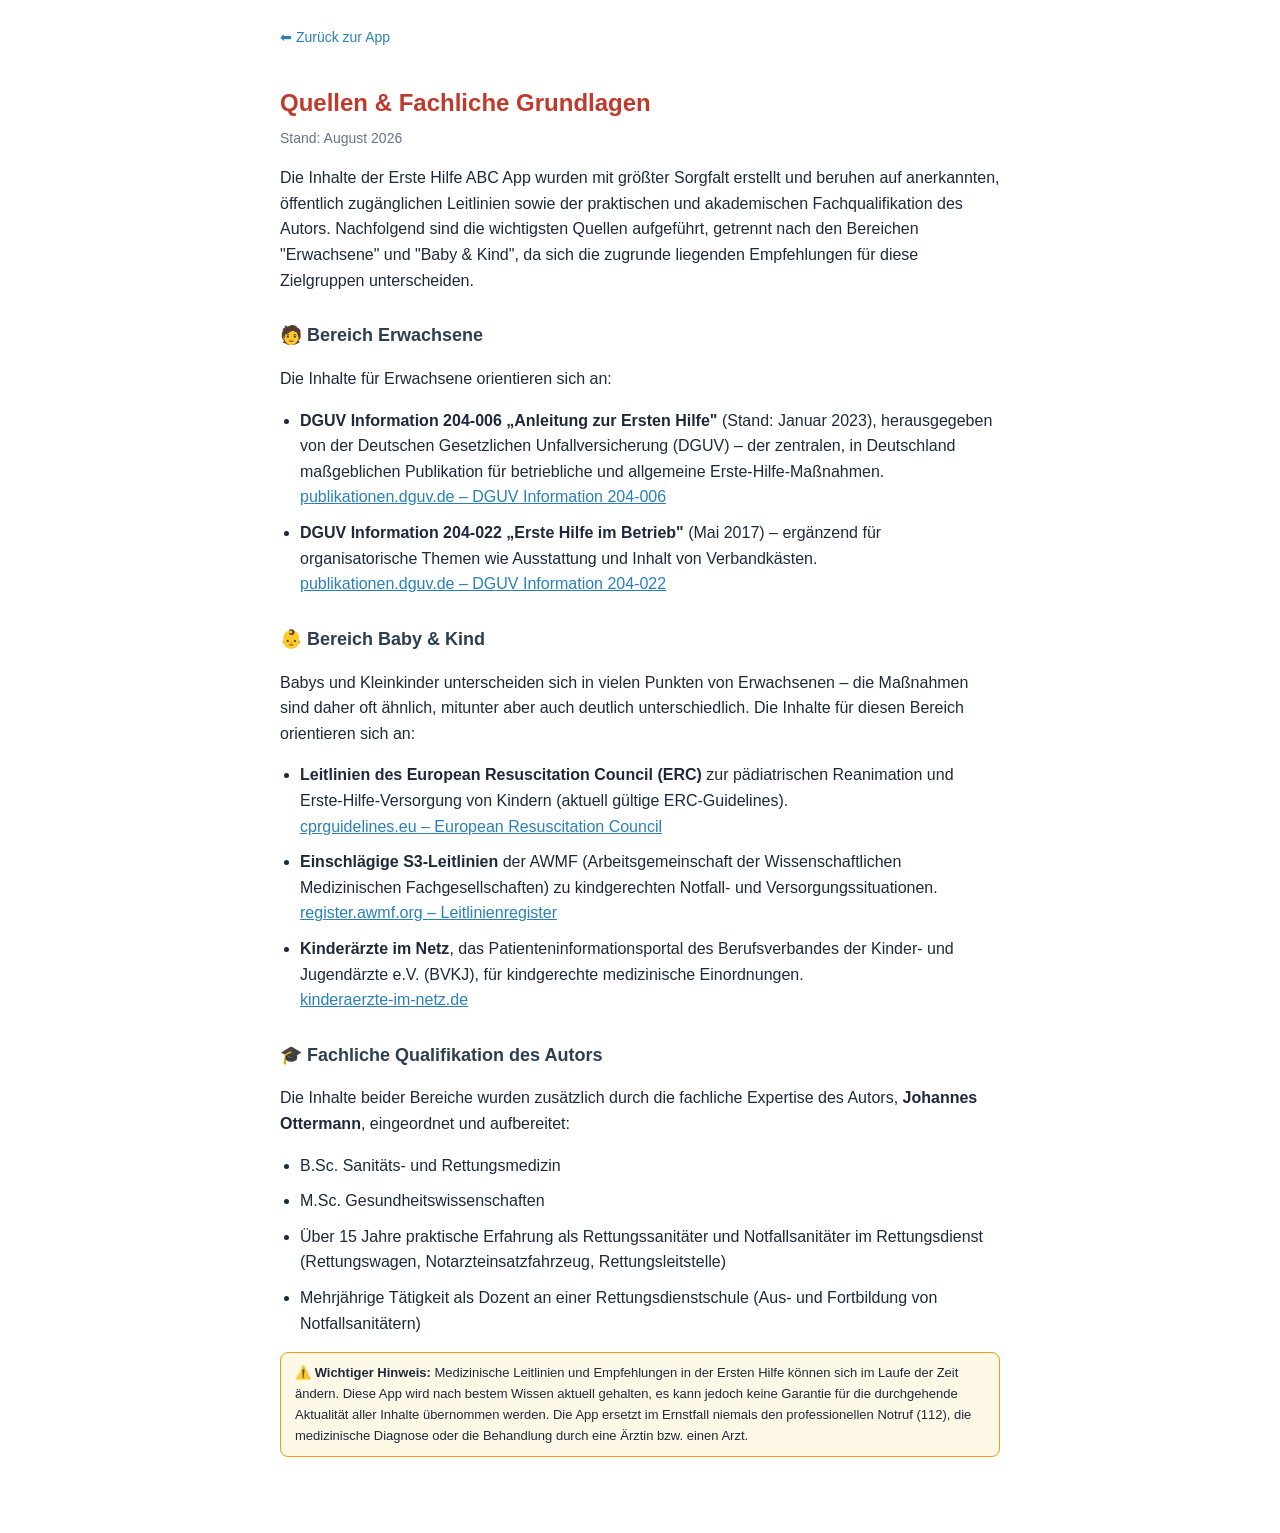
<file: quellen.html>
<!DOCTYPE html>
<html lang="de">
<head>
<meta charset="UTF-8">
<meta name="viewport" content="width=device-width, initial-scale=1.0">
<title>Quellen &amp; Fachliche Grundlagen – Erste Hilfe ABC</title>
<style>
  body { font-family: -apple-system, BlinkMacSystemFont, "Segoe UI", Roboto, sans-serif; max-width: 720px; margin: 0 auto; padding: 24px 20px 60px; color: #1e293b; line-height: 1.6; background:#fff; }
  h1 { color: #c0392b; font-size: 24px; margin-bottom: 4px; }
  h2 { color: #2c3e50; font-size: 18px; margin-top: 28px; }
  h3 { color: #2980b9; font-size: 15px; margin-top: 18px; margin-bottom: 6px; }
  a { color: #2980b9; }
  ul { padding-left: 20px; }
  li { margin-bottom: 10px; }
  .back-link { display:inline-block; margin-bottom:20px; color:#2980b9; text-decoration:none; font-size:14px; }
  .hint { background:#fef9e7; border:1px solid #f39c12; border-radius:8px; padding:10px 14px; font-size:13px; margin:16px 0; }
  .quelle-name { font-weight:600; }
</style>
</head>
<body>

<a class="back-link" href="./index.html">⬅ Zurück zur App</a>
<h1>Quellen &amp; Fachliche Grundlagen</h1>
<p style="color:#64748b; font-size:14px; margin-top:0;">Stand: August 2026</p>

<p>
Die Inhalte der Erste Hilfe ABC App wurden mit größter Sorgfalt erstellt und beruhen auf anerkannten, öffentlich zugänglichen Leitlinien sowie der praktischen und akademischen Fachqualifikation des Autors. Nachfolgend sind die wichtigsten Quellen aufgeführt, getrennt nach den Bereichen "Erwachsene" und "Baby &amp; Kind", da sich die zugrunde liegenden Empfehlungen für diese Zielgruppen unterscheiden.
</p>

<h2>🧑 Bereich Erwachsene</h2>
<p>Die Inhalte für Erwachsene orientieren sich an:</p>
<ul>
  <li>
    <span class="quelle-name">DGUV Information 204-006 „Anleitung zur Ersten Hilfe"</span> (Stand: Januar 2023), herausgegeben von der Deutschen Gesetzlichen Unfallversicherung (DGUV) – der zentralen, in Deutschland maßgeblichen Publikation für betriebliche und allgemeine Erste-Hilfe-Maßnahmen.<br>
    <a href="https://publikationen.dguv.de/regelwerk/dguv-informationen/698/anleitung-zur-ersten-hilfe" target="_blank" rel="noopener">publikationen.dguv.de – DGUV Information 204-006</a>
  </li>
  <li>
    <span class="quelle-name">DGUV Information 204-022 „Erste Hilfe im Betrieb"</span> (Mai 2017) – ergänzend für organisatorische Themen wie Ausstattung und Inhalt von Verbandkästen.<br>
    <a href="https://publikationen.dguv.de/regelwerk/publikationen-nach-fachbereich/erste-hilfe/erste-hilfe-im-betrieb/759" target="_blank" rel="noopener">publikationen.dguv.de – DGUV Information 204-022</a>
  </li>
</ul>

<h2>👶 Bereich Baby &amp; Kind</h2>
<p>Babys und Kleinkinder unterscheiden sich in vielen Punkten von Erwachsenen – die Maßnahmen sind daher oft ähnlich, mitunter aber auch deutlich unterschiedlich. Die Inhalte für diesen Bereich orientieren sich an:</p>
<ul>
  <li>
    <span class="quelle-name">Leitlinien des European Resuscitation Council (ERC)</span> zur pädiatrischen Reanimation und Erste-Hilfe-Versorgung von Kindern (aktuell gültige ERC-Guidelines).<br>
    <a href="https://cprguidelines.eu/" target="_blank" rel="noopener">cprguidelines.eu – European Resuscitation Council</a>
  </li>
  <li>
    <span class="quelle-name">Einschlägige S3-Leitlinien</span> der AWMF (Arbeitsgemeinschaft der Wissenschaftlichen Medizinischen Fachgesellschaften) zu kindgerechten Notfall- und Versorgungssituationen.<br>
    <a href="https://register.awmf.org/de/leitlinien/aktuelle-leitlinien" target="_blank" rel="noopener">register.awmf.org – Leitlinienregister</a>
  </li>
  <li>
    <span class="quelle-name">Kinderärzte im Netz</span>, das Patienteninformationsportal des Berufsverbandes der Kinder- und Jugendärzte e.V. (BVKJ), für kindgerechte medizinische Einordnungen.<br>
    <a href="https://www.kinderaerzte-im-netz.de/" target="_blank" rel="noopener">kinderaerzte-im-netz.de</a>
  </li>
</ul>

<h2>🎓 Fachliche Qualifikation des Autors</h2>
<p>
Die Inhalte beider Bereiche wurden zusätzlich durch die fachliche Expertise des Autors, <strong>Johannes Ottermann</strong>, eingeordnet und aufbereitet:
</p>
<ul>
  <li>B.Sc. Sanitäts- und Rettungsmedizin</li>
  <li>M.Sc. Gesundheitswissenschaften</li>
  <li>Über 15 Jahre praktische Erfahrung als Rettungssanitäter und Notfallsanitäter im Rettungsdienst (Rettungswagen, Notarzteinsatzfahrzeug, Rettungsleitstelle)</li>
  <li>Mehrjährige Tätigkeit als Dozent an einer Rettungsdienstschule (Aus- und Fortbildung von Notfallsanitätern)</li>
</ul>

<p class="hint">
⚠️ <strong>Wichtiger Hinweis:</strong> Medizinische Leitlinien und Empfehlungen in der Ersten Hilfe können sich im Laufe der Zeit ändern. Diese App wird nach bestem Wissen aktuell gehalten, es kann jedoch keine Garantie für die durchgehende Aktualität aller Inhalte übernommen werden. Die App ersetzt im Ernstfall niemals den professionellen Notruf (112), die medizinische Diagnose oder die Behandlung durch eine Ärztin bzw. einen Arzt.
</p>

</body>
</html>
</file>
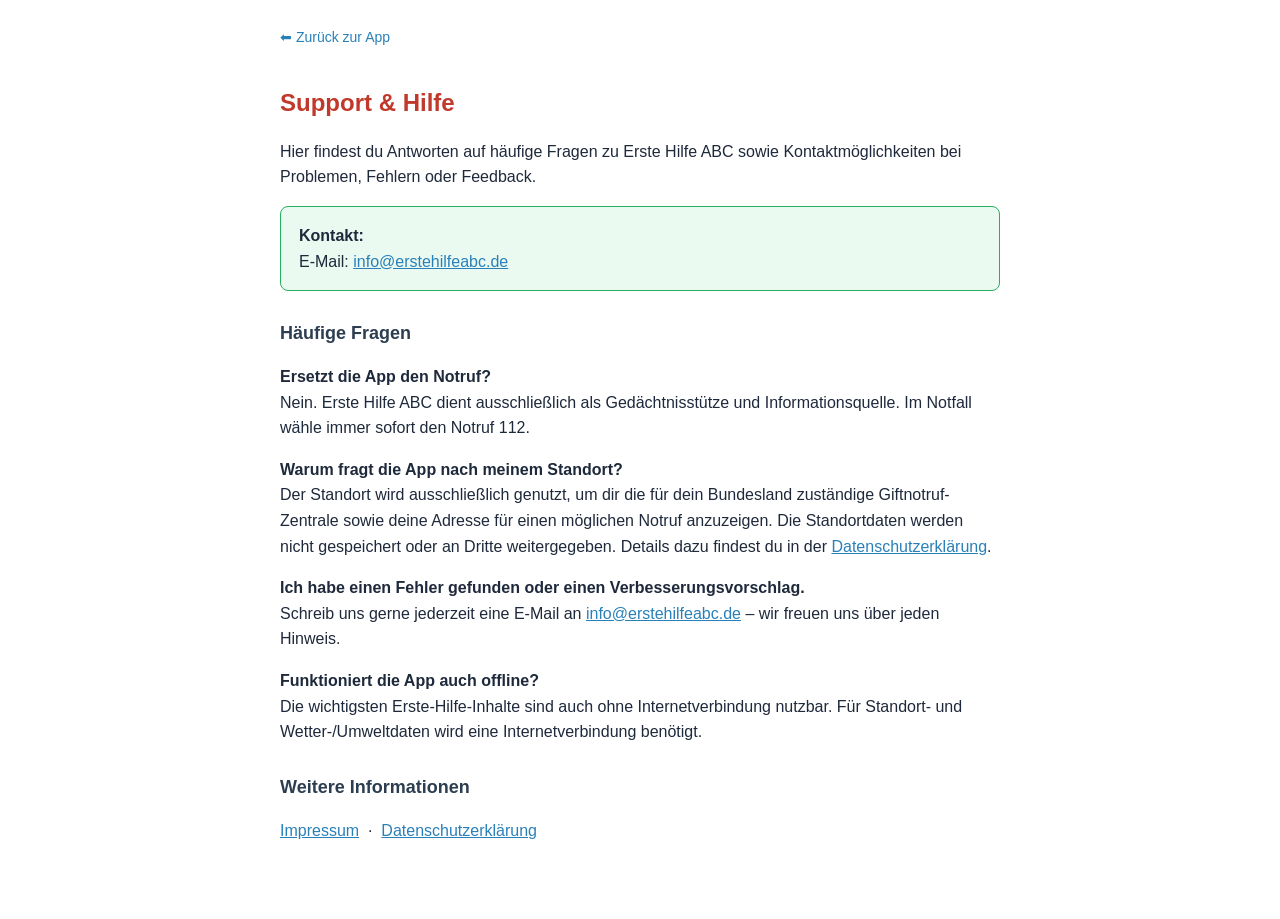
<file: support.html>
<!DOCTYPE html>
<html lang="de">
<head>
<meta charset="UTF-8">
<meta name="viewport" content="width=device-width, initial-scale=1.0">
<title>Support – Erste Hilfe ABC</title>
<style>
  body { font-family: -apple-system, BlinkMacSystemFont, "Segoe UI", Roboto, sans-serif; max-width: 720px; margin: 0 auto; padding: 24px 20px 60px; color: #1e293b; line-height: 1.6; background:#fff; }
  h1 { color: #c0392b; font-size: 24px; margin-bottom: 4px; }
  h2 { color: #2c3e50; font-size: 18px; margin-top: 28px; }
  a { color: #2980b9; }
  .back-link { display:inline-block; margin-bottom:20px; color:#2980b9; text-decoration:none; font-size:14px; }
  .hint { background:#fef9e7; border:1px solid #f39c12; border-radius:8px; padding:10px 14px; font-size:13px; margin:16px 0; }
  .contact-box { background:#eafaf1; border:1px solid #27ae60; border-radius:8px; padding:16px 18px; margin:16px 0; }
</style>
</head>
<body>

<a class="back-link" href="./index.html">⬅ Zurück zur App</a>
<h1>Support &amp; Hilfe</h1>
<p>Hier findest du Antworten auf häufige Fragen zu Erste Hilfe ABC sowie Kontaktmöglichkeiten bei Problemen, Fehlern oder Feedback.</p>

<div class="contact-box">
  <strong>Kontakt:</strong><br>
  E-Mail: <a href="mailto:info@erstehilfeabc.de">info@erstehilfeabc.de</a>
</div>

<h2>Häufige Fragen</h2>

<p><strong>Ersetzt die App den Notruf?</strong><br>
Nein. Erste Hilfe ABC dient ausschließlich als Gedächtnisstütze und Informationsquelle. Im Notfall wähle immer sofort den Notruf 112.</p>

<p><strong>Warum fragt die App nach meinem Standort?</strong><br>
Der Standort wird ausschließlich genutzt, um dir die für dein Bundesland zuständige Giftnotruf-Zentrale sowie deine Adresse für einen möglichen Notruf anzuzeigen. Die Standortdaten werden nicht gespeichert oder an Dritte weitergegeben. Details dazu findest du in der <a href="./datenschutz.html">Datenschutzerklärung</a>.</p>

<p><strong>Ich habe einen Fehler gefunden oder einen Verbesserungsvorschlag.</strong><br>
Schreib uns gerne jederzeit eine E-Mail an <a href="mailto:info@erstehilfeabc.de">info@erstehilfeabc.de</a> – wir freuen uns über jeden Hinweis.</p>

<p><strong>Funktioniert die App auch offline?</strong><br>
Die wichtigsten Erste-Hilfe-Inhalte sind auch ohne Internetverbindung nutzbar. Für Standort- und Wetter-/Umweltdaten wird eine Internetverbindung benötigt.</p>

<h2>Weitere Informationen</h2>
<p>
<a href="./impressum.html">Impressum</a> &nbsp;·&nbsp;
<a href="./datenschutz.html">Datenschutzerklärung</a>
</p>

</body>
</html>
</file>
<file: style.css>
/* =========================================================
   ERSTE HILFE ABC - MODERN PWA STYLESHEET
   ========================================================= */

:root {
    --primary-color: #34495e;
    --accent-color: #c0392b;
    --learn-bg: #f8fafc;
    --card-bg: #ffffff;
    --text-color: #2c3e50;
    --border-radius: 16px;
    --box-shadow: 0 4px 12px rgba(0, 0, 0, 0.06);
    --hover-shadow: 0 6px 18px rgba(0, 0, 0, 0.12);
}

* {
    box-sizing: border-box;
    -webkit-tap-highlight-color: transparent;
}

body {
    font-family: -apple-system, BlinkMacSystemFont, "Segoe UI", Roboto, Helvetica, Arial, sans-serif;
    background-color: var(--learn-bg);
    color: var(--text-color);
    margin: 0;
    padding: 0;
    line-height: 1.5;
    transition: background-color 0.3s ease;
}

/* --- HEADER & NAVIGATION --- */
#mode-switcher-container {
    display: flex;
    justify-content: center;
    align-items: center;
    padding: 12px 20px;
    background: #ffffff;
    border-bottom: 1px solid #e2e8f0;
    position: sticky;
    top: 0;
    z-index: 1000;
    box-shadow: 0 2px 8px rgba(0, 0, 0, 0.04);
}

#mode-switcher-container .switch-inner {
    position: absolute;
    left: 50%;
    transform: translateX(-50%);
}

.header-logo {
    height: 38px;
    width: auto;
    margin-left: auto;
}

.switch-inner {
    display: flex;
    align-items: center;
    gap: 10px;
    font-size: 13px;
    font-weight: 700;
    letter-spacing: 0.5px;
}

/* Notfall-Button (ersetzt den früheren Toggle-Switch) */
.emergency-toggle-btn {
    display: inline-flex;
    align-items: center;
    justify-content: center;
    gap: 6px;
    border: none;
    border-radius: 30px;
    padding: 10px 22px;
    min-height: 44px;
    font-size: 14px;
    font-weight: 700;
    letter-spacing: 0.3px;
    color: #ffffff;
    background-color: #c0392b;
    box-shadow: 0 3px 8px rgba(192, 57, 43, 0.35);
    cursor: pointer;
    transition: all 0.2s ease;
}

.emergency-toggle-btn:active {
    transform: scale(0.96);
}

.emergency-toggle-btn.is-panic {
    background-color: #34495e;
    box-shadow: 0 3px 8px rgba(52, 73, 94, 0.35);
}

/* --- MAIN CONTAINER --- */
main {
    max-width: 720px;
    margin: 0 auto;
    padding: 15px 15px 40px 15px;
}

.main-logo {
    max-width: 200px;
    height: auto;
    margin-bottom: 5px;
}

#main-title {
    text-align: center;
    font-size: 26px;
    margin: 0 0 4px 0;
    color: #1e293b;
}

#main-subtitle {
    text-align: center;
    font-size: 15px;
    color: #64748b;
    margin: 0 0 20px 0;
}

#main-title-kind {
    text-align: center;
    font-size: 22px;
    margin: 0 0 4px 0;
    color: #1e293b;
}

#main-subtitle-kind {
    text-align: center;
    font-size: 15px;
    color: #64748b;
    margin: 0 0 20px 0;
}

#main-title-erwachsene {
    text-align: center;
    font-size: 22px;
    margin: 0 0 4px 0;
    color: #1e293b;
}

#main-subtitle-erwachsene {
    text-align: center;
    font-size: 15px;
    color: #64748b;
    margin: 0 0 20px 0;
}

/* --- SEARCH INPUT --- */
#search-input,
#search-input-erwachsene {
    width: 100%;
    padding: 14px 20px;
    font-size: 15px;
    border: 2px solid #cbd5e1;
    border-radius: 30px;
    background-color: #ffffff;
    color: var(--text-color);
    box-shadow: 0 2px 6px rgba(0,0,0,0.03);
    outline: none;
    transition: all 0.2s ease;
}

#search-input:focus,
#search-input-erwachsene:focus {
    border-color: #34495e;
    box-shadow: 0 4px 12px rgba(52, 73, 94, 0.15);
}

/* --- KATEGORIE-AUSWAHL (BABY/KIND vs. ERWACHSENE) --- */
.category-grid {
    display: grid;
    grid-template-columns: repeat(2, 1fr);
    gap: 14px;
    margin: 25px 0 10px 0;
}

.category-card {
    background-color: var(--card-bg);
    border: 1.5px solid #e2e8f0;
    border-radius: var(--border-radius);
    padding: 28px 12px;
    text-align: center;
    font-size: 16px;
    font-weight: 700;
    color: var(--text-color);
    box-shadow: var(--box-shadow);
    cursor: pointer;
    display: flex;
    flex-direction: column;
    align-items: center;
    justify-content: center;
    gap: 10px;
    min-height: 140px;
    transition: all 0.2s ease;
}

.category-card:active {
    transform: scale(0.97);
    background-color: #f1f5f9;
}

.category-icon {
    font-size: 42px;
    line-height: 1;
}

/* --- PROMINENTER PRÄVENTIONS-BANNER --- */
.promo-banner {
    width: 100%;
    padding: 16px 20px;
    font-size: 16px;
    font-weight: 700;
    border: 2px solid #27ae60;
    border-radius: var(--border-radius);
    background: linear-gradient(135deg, #e8f8f5 0%, #ffffff 100%);
    color: #1e8449;
    box-shadow: var(--box-shadow);
    cursor: pointer;
    display: flex;
    align-items: center;
    justify-content: center;
    gap: 10px;
    margin-bottom: 20px;
    transition: all 0.2s ease;
}

.promo-banner:active {
    transform: scale(0.98);
}

/* --- KACHEL-GRID (THEMEN) --- */
.grid-container {
    display: grid;
    grid-template-columns: repeat(2, 1fr);
    gap: 12px;
    margin-bottom: 25px;
}

@media (min-width: 600px) {
    .grid-container {
        grid-template-columns: repeat(3, 1fr);
        gap: 16px;
    }
}

.topic-card {
    background-color: var(--card-bg);
    border: 1.5px solid #e2e8f0;
    border-radius: var(--border-radius);
    padding: 18px 12px;
    text-align: center;
    font-size: 14px;
    font-weight: 600;
    color: var(--text-color);
    box-shadow: var(--box-shadow);
    cursor: pointer;
    display: flex;
    align-items: center;
    justify-content: center;
    min-height: 85px;
    line-height: 1.3;
    transition: all 0.2s ease;
}

.topic-card:active {
    transform: scale(0.97);
    background-color: #f1f5f9;
}

/* --- NOTFALL-MODUS MODIFIKATIONEN --- */
main.mode-panic {
    background-color: #1a0f0f;
}

main.mode-panic .topic-card {
    background-color: #2c1515;
    border-color: #e74c3c;
    color: #ffffff;
}

main.mode-panic .topic-card.special-card {
    display: none;
}

main.mode-panic #main-title,
main.mode-panic #main-subtitle,
main.mode-panic #main-title-kind,
main.mode-panic #main-subtitle-kind,
main.mode-panic #main-title-erwachsene,
main.mode-panic #main-subtitle-erwachsene {
    color: #ffffff;
}

main.mode-panic #search-input,
main.mode-panic #search-input-erwachsene {
    background-color: #2c1515;
    border-color: #e74c3c;
    color: #ffffff;
}

main.mode-panic .learn-content {
    display: none;
}

main.mode-learn .panic-content {
    display: none;
}

/* --- FEEDBACK BUTTON & LEGAL DISCLAIMER --- */
.btn-secondary {
    width: 100%;
    padding: 12px 20px;
    font-size: 14px;
    font-weight: 600;
    border: 1px solid #cbd5e1;
    border-radius: 25px;
    background-color: #ffffff;
    color: #475569;
    cursor: pointer;
    transition: all 0.2s;
    margin-bottom: 20px;
    display: flex;
    align-items: center;
    justify-content: center;
    gap: 8px;
}

.btn-secondary:active {
    background-color: #f1f5f9;
}

.app-disclaimer {
    background-color: #f1f5f9;
    border-radius: var(--border-radius);
    padding: 16px;
    font-size: 12px;
    color: #64748b;
    line-height: 1.5;
    border: 1px solid #e2e8f0;
}

/* --- DETAIL-BILDSCHIRME & UI-ÜBERGÄNGE --- */
.back-btn {
    background: #34495e;
    color: white;
    border: none;
    padding: 10px 18px;
    min-height: 44px;
    border-radius: 20px;
    font-size: 14px;
    font-weight: bold;
    cursor: pointer;
    margin-bottom: 20px;
    box-shadow: 0 2px 5px rgba(0,0,0,0.1);
    /* Bleibt beim Scrollen sichtbar ("schwebt" mit) statt aus dem Bildschirm zu
       verschwinden - positioniert sich direkt unter der oben fixierten
       Kopfzeile (#mode-switcher-container). Deren tatsächliche Höhe wird per
       JS in --header-height geschrieben (siehe aktualisiereHeaderHoehe() in
       script.js), damit es auf jedem Gerät exakt passt und nichts überlappt. */
    position: sticky;
    top: calc(var(--header-total-height, 64px) + 10px);
    z-index: 900;
}

.back-btn:active {
    transform: scale(0.96);
}

.emergency-step {
    background-color: #2c3e50;
    color: #ffffff;
    border-left: 5px solid #e74c3c;
    border-radius: 12px;
    padding: 16px;
    margin-bottom: 14px;
    font-size: 15px;
    line-height: 1.5;
    box-shadow: 0 3px 8px rgba(0,0,0,0.15);
}

.step-num {
    display: inline-block;
    background: #e74c3c;
    color: white;
    width: 26px;
    height: 26px;
    border-radius: 50%;
    text-align: center;
    line-height: 26px;
    font-weight: bold;
    margin-right: 8px;
}

/* Zweistufiger Aufbau (siehe Absprache mit Johannes): fetter, kurzer
   Kernsatz zum Erfassen in ca. 1-2 Sekunden, darunter die Details in
   kleinerer Schrift für alle, die noch genauer lesen wollen/können.
   Wird schrittweise auf weitere Themen ausgerollt. Das Flex-Layout gilt
   bewusst NUR für Schritte mit .step-body (per :has() - wird von allen
   relevanten Browsern/WebViews unterstützt), damit alle noch nicht
   umgestellten Themen unverändert im bisherigen Fließtext-Stil bleiben
   und nicht aus Versehen mit-betroffen sind. */
.emergency-step:has(.step-body) {
    display: flex;
    align-items: flex-start;
    gap: 10px;
}

.emergency-step:has(.step-body) .step-num {
    flex-shrink: 0;
    margin-right: 0;
}

.step-body {
    flex: 1;
    min-width: 0;
}

.step-core {
    font-size: 1.15em;
    font-weight: 800;
    line-height: 1.35;
}

.step-detail {
    margin-top: 5px;
    font-size: 0.88em;
    font-weight: 400;
    color: #cbd5e1;
    line-height: 1.5;
}

.product-box {
    background: #fff8e7;
    border: 1.5px solid #f39c12;
    border-radius: 12px;
    padding: 16px;
    margin-top: 20px;
    font-size: 14px;
    color: #2c3e50;
}

.product-link-btn {
    display: block;
    margin-top: 12px;
    background-color: #ff9900;
    color: #111111 !important;
    text-decoration: none;
    padding: 12px 18px;
    border-radius: 25px;
    font-weight: bold;
    font-size: 14px;
    text-align: center;
    box-shadow: 0 3px 6px rgba(0,0,0,0.12);
}

.product-link-btn:active {
    transform: scale(0.98);
}

/* =========================================================
   NEU: CSS KLASSEN FÜR SANFTE UI-WECHSEL
   ========================================================= */

.screen-hidden {
    display: none !important;
}

.screen-active {
    display: block !important;
    animation: fadeInScreen 0.3s ease-out forwards;
}

@keyframes fadeInScreen {
    from { opacity: 0; transform: translateY(8px); }
    to { opacity: 1; transform: translateY(0); }
}

.modal-hidden {
    display: none !important;
}

.modal-visible {
    display: flex !important;
    animation: fadeInModal 0.25s ease-out forwards;
}

@keyframes fadeInModal {
    from { opacity: 0; }
    to { opacity: 1; }
}

/* =========================================================
   AKTUELLE LAGE (Saisonale Hinweise: Pollen, UV, Grippewelle)
   ========================================================= */

.lage-tile {
    width: 100%;
    display: flex;
    align-items: center;
    gap: 14px;
    padding: 16px 18px;
    border-radius: var(--border-radius);
    border: 1.5px solid;
    box-shadow: var(--box-shadow);
    cursor: pointer;
    text-align: left;
    margin-top: 14px;
    font-family: inherit;
    transition: all 0.2s ease;
}

.lage-tile:active {
    transform: scale(0.98);
}

.lage-tile-icon {
    font-size: 26px;
    line-height: 1;
    flex-shrink: 0;
}

.lage-tile-text {
    display: flex;
    flex-direction: column;
    font-size: 15px;
    font-weight: 700;
}

.lage-tile-calm {
    background: linear-gradient(135deg, #e8f8f5 0%, #ffffff 100%);
    border-color: #27ae60;
    color: #1e8449;
}

.lage-tile-warning {
    background: linear-gradient(135deg, #fdecea 0%, #ffffff 100%);
    border-color: #c0392b;
    color: #922b21;
}

.lage-tile-neutral {
    background-color: #f1f5f9;
    border-color: #cbd5e1;
    color: #64748b;
}

/* --- SPIELE-KACHEL: WISSENS-QUIZ AUF DER STARTSEITE --- */
.quiz-home-tile {
    position: relative;
    background: linear-gradient(135deg, #f3e8fd 0%, #ffffff 100%);
    border-color: #8e44ad;
    color: #6c3483;
    overflow: visible;
}

.quiz-home-subtitle {
    font-weight: 400;
    font-size: 13px;
    color: #8e5fa8;
}

.quiz-home-badge {
    position: absolute;
    top: -9px;
    right: 12px;
    background-color: #8e44ad;
    color: #fff;
    font-size: 10px;
    font-weight: 700;
    letter-spacing: 0.5px;
    padding: 2px 9px;
    border-radius: 10px;
    box-shadow: 0 2px 4px rgba(142, 68, 173, 0.35);
}

.lage-card {
    border-radius: 12px;
    padding: 16px;
    margin-bottom: 14px;
    border-left: 5px solid;
    box-shadow: 0 3px 8px rgba(0, 0, 0, 0.06);
    background-color: #ffffff;
}

.lage-card-warnung {
    border-left-color: #c0392b;
}

.lage-card-hinweis {
    border-left-color: #f39c12;
}

.lage-card-title {
    font-weight: 700;
    font-size: 15px;
    margin-bottom: 4px;
}

.lage-card-wert {
    font-size: 14px;
    color: #475569;
    margin-bottom: 8px;
}

.lage-card-quelle {
    font-size: 12px;
    color: #64748b;
}

.lage-card-quelle a {
    color: #2980b9;
    text-decoration: none;
}

/* =========================================================
   VERBANDKASTEN-CHECK
   ========================================================= */

.vk-eintrag {
    display: flex;
    justify-content: space-between;
    align-items: center;
    background: #f8fafc;
    border-radius: 10px;
    padding: 12px 14px;
    margin-bottom: 10px;
}

.vk-eintrag-info {
    display: flex;
    flex-direction: column;
    gap: 2px;
}

.vk-loeschen-btn {
    background: none;
    border: none;
    font-size: 18px;
    cursor: pointer;
    padding: 6px;
}

/* =========================================================
   NOTFALL-STECKBRIEF
   ========================================================= */

.ns-input {
    width: 100%;
    box-sizing: border-box;
    margin-bottom: 10px;
    padding: 12px;
    border-radius: 10px;
    border: 1px solid #cbd5e1;
    font-size: 15px;
    font-family: inherit;
}

textarea.ns-input {
    min-height: 60px;
    resize: vertical;
}

.ns-eintrag {
    display: flex;
    justify-content: space-between;
    align-items: center;
    background: #f8fafc;
    border-radius: 10px;
    padding: 12px 14px;
    margin-bottom: 10px;
    gap: 10px;
}

.ns-eintrag-info {
    flex: 1;
    cursor: pointer;
    display: flex;
    flex-direction: column;
    gap: 6px;
}

.ns-eintrag-aktionen {
    display: flex;
    gap: 4px;
}

.ns-eintrag-aktionen button {
    background: none;
    border: none;
    font-size: 18px;
    cursor: pointer;
    padding: 6px;
}

.ns-badge {
    display: inline-block;
    font-size: 11px;
    background: #e0e7ff;
    color: #4338ca;
    padding: 2px 8px;
    border-radius: 999px;
    margin-right: 6px;
}

.ns-badge-warn {
    background: #fee2e2;
    color: #b91c1c;
}

.ns-grosskarte {
    background: #1e1b4b;
    color: white;
    border-radius: 16px;
    padding: 24px 20px;
    margin-top: 10px;
}

.ns-grosskarte h2 {
    margin: 0 0 4px 0;
    font-size: 28px;
    color: white;
}

.ns-karte-alter {
    margin: 0 0 20px 0;
    color: #c7d2fe;
    font-size: 15px;
}

.ns-karte-zeile {
    border-top: 1px solid rgba(255, 255, 255, 0.15);
    padding: 12px 0;
}

.ns-karte-label {
    display: block;
    font-size: 13px;
    color: #a5b4fc;
    margin-bottom: 4px;
    text-transform: uppercase;
    letter-spacing: 0.03em;
}

.ns-karte-wert {
    display: block;
    font-size: 19px;
    line-height: 1.4;
    white-space: pre-wrap;
    color: white;
}

.ns-karte-tel {
    display: block;
    font-size: 19px;
    color: #93c5fd;
    text-decoration: none;
}

/* =========================================================
   GRÖSSERE BILDSCHIRME (TABLET / IPAD / DESKTOP)
   Nutzt auf breiteren Screens mehr vom vorhandenen Platz,
   statt die Handy-Breite einfach mittig stehen zu lassen.
   ========================================================= */

@media (min-width: 900px) {
    main {
        max-width: 960px;
    }

    .category-card {
        padding: 36px 16px;
        min-height: 170px;
    }

    .category-icon {
        font-size: 52px;
    }

    .topic-card {
        min-height: 100px;
        font-size: 15px;
    }
}

@media (min-width: 1200px) {
    main {
        max-width: 1100px;
    }

    .grid-container {
        grid-template-columns: repeat(4, 1fr);
    }
}

/* =========================================================
   WISSENS-QUIZ ("Teste dein Wissen" / "Quiz rund ums Kind")
   ========================================================= */

#wq-container {
    max-width: 520px;
    margin: 0 auto;
}

.wq-progress-row {
    display: flex;
    justify-content: space-between;
    align-items: center;
    font-size: 14px;
    font-weight: 700;
    color: var(--text-color);
    margin-bottom: 10px;
}

.wq-score-text {
    color: #6c3483;
}

.wq-timer-bar-outer {
    width: 100%;
    height: 8px;
    background: #e2e8f0;
    border-radius: 8px;
    overflow: hidden;
    margin-bottom: 22px;
}

.wq-timer-bar-inner {
    height: 100%;
    width: 100%;
    background: linear-gradient(90deg, #8e44ad, #c0392b);
    border-radius: 8px;
}

.wq-question-text {
    font-size: 19px;
    font-weight: 700;
    color: var(--text-color);
    text-align: center;
    line-height: 1.4;
    margin-bottom: 24px;
    min-height: 60px;
}

.wq-answers-mc {
    display: grid;
    grid-template-columns: 1fr 1fr;
    gap: 12px;
}

.wq-answer-btn {
    border: none;
    border-radius: var(--border-radius);
    padding: 16px 12px;
    font-size: 15px;
    font-weight: 700;
    color: white;
    cursor: pointer;
    box-shadow: var(--box-shadow);
    min-height: 78px;
    line-height: 1.3;
    transition: transform 0.15s ease, opacity 0.15s ease;
}

.wq-answer-btn:active {
    transform: scale(0.96);
}

.wq-opt-a { background-color: #e74c3c; }
.wq-opt-b { background-color: #2980b9; }
.wq-opt-c { background-color: #f39c12; }
.wq-opt-d { background-color: #27ae60; }

.wq-answer-btn:disabled {
    opacity: 0.55;
}

.wq-answer-btn.wq-correct {
    opacity: 1;
    outline: 4px solid #27ae60;
}

.wq-answer-btn.wq-wrong {
    opacity: 1;
    outline: 4px solid #c0392b;
}

.wq-answers-tf {
    display: flex;
    gap: 14px;
}

.wq-tf-btn {
    flex: 1;
    border: none;
    border-radius: var(--border-radius);
    padding: 26px 12px;
    font-size: 18px;
    font-weight: 800;
    color: white;
    cursor: pointer;
    box-shadow: var(--box-shadow);
    transition: transform 0.15s ease, opacity 0.15s ease;
}

.wq-tf-btn:active {
    transform: scale(0.96);
}

.wq-tf-yes { background-color: #27ae60; }
.wq-tf-no { background-color: #c0392b; }

.wq-tf-btn:disabled {
    opacity: 0.55;
}

.wq-tf-btn.wq-correct {
    opacity: 1;
    outline: 4px solid #1e8449;
}

.wq-tf-btn.wq-wrong {
    opacity: 1;
    outline: 4px solid #78281f;
}

/* --- Feedback-Ansicht --- */
#wq-feedback-view {
    text-align: center;
    padding-top: 20px;
}

.wq-feedback-icon {
    font-size: 56px;
    margin-bottom: 8px;
}

.wq-feedback-points {
    font-size: 22px;
    font-weight: 800;
    margin-bottom: 14px;
}

.wq-feedback-correct { color: #27ae60; }
.wq-feedback-wrong { color: #c0392b; }

.wq-feedback-explain {
    font-size: 15px;
    color: var(--text-color);
    background: #f8fafc;
    border: 1px solid #e2e8f0;
    border-radius: var(--border-radius);
    padding: 16px;
    line-height: 1.5;
    margin-bottom: 20px;
}

.wq-next-btn {
    width: 100%;
    padding: 16px;
    font-size: 16px;
    font-weight: 700;
    color: white;
    background: #6c3483;
    border: none;
    border-radius: 25px;
    cursor: pointer;
    box-shadow: var(--box-shadow);
}

.wq-next-btn:active {
    transform: scale(0.98);
}

/* --- Ergebnis-Ansicht --- */
#wq-results-view {
    text-align: center;
    padding-top: 10px;
}

.wq-results-tier {
    font-size: 32px;
    font-weight: 800;
    margin: 10px 0 6px;
}

.wq-results-tier-text {
    font-size: 14px;
    color: #64748b;
    margin-bottom: 20px;
}

.wq-results-score {
    font-size: 26px;
    font-weight: 800;
    color: #6c3483;
}

.wq-results-correct {
    font-size: 15px;
    color: var(--text-color);
    margin-bottom: 22px;
}

.wq-course-hint {
    background: #f3e8fd;
    border: 1px solid #8e44ad;
    border-radius: var(--border-radius);
    padding: 16px;
    font-size: 14px;
    color: #6c3483;
    line-height: 1.5;
    margin-bottom: 20px;
}

.wq-course-btn {
    display: inline-block;
    margin-top: 10px;
    padding: 10px 20px;
    background: #8e44ad;
    color: white !important;
    text-decoration: none;
    border-radius: 20px;
    font-weight: 700;
    font-size: 14px;
}

.wq-restart-btn {
    width: 100%;
    padding: 16px;
    font-size: 16px;
    font-weight: 700;
    color: white;
    background: #27ae60;
    border: none;
    border-radius: 25px;
    cursor: pointer;
    box-shadow: var(--box-shadow);
    margin-bottom: 10px;
}

.wq-restart-btn:active {
    transform: scale(0.98);
}

@media (min-width: 480px) {
    .wq-question-text {
        font-size: 21px;
    }
}

/* =========================================================
   SENIOREN-MODUS: größere Schrift, mehr Kontrast, größere
   Tippflächen. Wird per toggleSeniorMode() in script.js als
   Klasse "senior-mode" auf <body> gesetzt und in localStorage
   gemerkt (siehe SENIOR_MODE_STORAGE_KEY). Deckt bewusst zuerst
   die Bereiche ab, die im Notfall wirklich gelesen werden müssen
   (Notfallmodus-Schritte, Lernmodus-Texte, Startseiten-Kacheln,
   Buttons) - Detailbereiche wie das Wissensquiz können bei Bedarf
   in einem weiteren Schritt ergänzt werden. */

#accessibility-bar {
    display: flex;
    justify-content: center;
    padding: 8px 20px;
    background: #eef2f7;
    border-bottom: 1px solid #e2e8f0;
    /* Bleibt wie #mode-switcher-container beim Scrollen sichtbar, direkt
       darunter angedockt (top = dessen Höhe) - siehe aktualisiereHeaderHoehe()
       in script.js, die --header-height sowie --header-total-height pflegt. */
    position: sticky;
    top: var(--header-height, 64px);
    z-index: 999;
}

.senior-toggle-btn {
    display: inline-flex;
    align-items: center;
    justify-content: center;
    gap: 6px;
    border: none;
    border-radius: 30px;
    padding: 8px 18px;
    min-height: 40px;
    font-size: 13px;
    font-weight: 700;
    letter-spacing: 0.3px;
    color: #ffffff;
    background-color: #2c5282;
    box-shadow: 0 3px 8px rgba(44, 82, 130, 0.35);
    cursor: pointer;
    transition: all 0.2s ease;
}

.senior-toggle-btn:active {
    transform: scale(0.96);
}

.senior-toggle-btn.is-active {
    background-color: #1a365d;
    box-shadow: 0 0 0 3px rgba(26, 54, 93, 0.35);
}

/* --- Basis: größere Schrift & mehr Zeilenabstand für Fließtext --- */
body.senior-mode {
    font-size: 19px;
    line-height: 1.65;
    --text-color: #000000;
}

body.senior-mode .learn-content h1,
body.senior-mode .panic-content h1 {
    font-size: 30px;
    line-height: 1.3;
}

body.senior-mode .learn-content h2 {
    font-size: 24px;
}

body.senior-mode .learn-content h3 {
    font-size: 21px;
}

body.senior-mode .learn-content p,
body.senior-mode .learn-content li,
body.senior-mode .app-disclaimer,
body.senior-mode .product-box {
    font-size: 19px;
    line-height: 1.65;
}

/* --- Notfallmodus-Schritte: die wichtigsten Inhalte überhaupt --- */
body.senior-mode .emergency-step {
    font-size: 21px;
    line-height: 1.6;
    padding: 20px;
    border-left-width: 8px;
}

body.senior-mode .step-num {
    width: 34px;
    height: 34px;
    line-height: 34px;
    font-size: 19px;
}

body.senior-mode .step-core {
    font-size: 1.2em;
}

body.senior-mode .step-detail {
    font-size: 0.95em;
    color: #e2e8f0;
}

/* --- Kopfzeile, Buttons & Bedienelemente: mehr Kontrast, größere Tippflächen --- */
body.senior-mode #main-title,
body.senior-mode #main-title-kind,
body.senior-mode #main-title-erwachsene {
    font-size: 30px;
}

body.senior-mode #main-subtitle,
body.senior-mode #main-subtitle-kind,
body.senior-mode #main-subtitle-erwachsene {
    font-size: 18px;
    color: #334155;
}

body.senior-mode .category-card {
    font-size: 20px;
    min-height: 160px;
    border-width: 2px;
}

body.senior-mode .category-icon {
    font-size: 50px;
}

body.senior-mode .topic-card {
    font-size: 17px;
    min-height: 100px;
    border-width: 2px;
    font-weight: 700;
}

body.senior-mode .emergency-toggle-btn,
body.senior-mode .senior-toggle-btn,
body.senior-mode .back-btn,
body.senior-mode .btn-secondary,
body.senior-mode .promo-banner,
body.senior-mode #lang-select {
    font-size: 17px;
    min-height: 52px;
    padding-top: 14px;
    padding-bottom: 14px;
}

body.senior-mode #search-input,
body.senior-mode #search-input-erwachsene {
    font-size: 18px;
    padding: 16px 20px;
    border-width: 2px;
}

body.senior-mode .product-link-btn {
    font-size: 17px;
    padding: 16px 18px;
}
</file>
